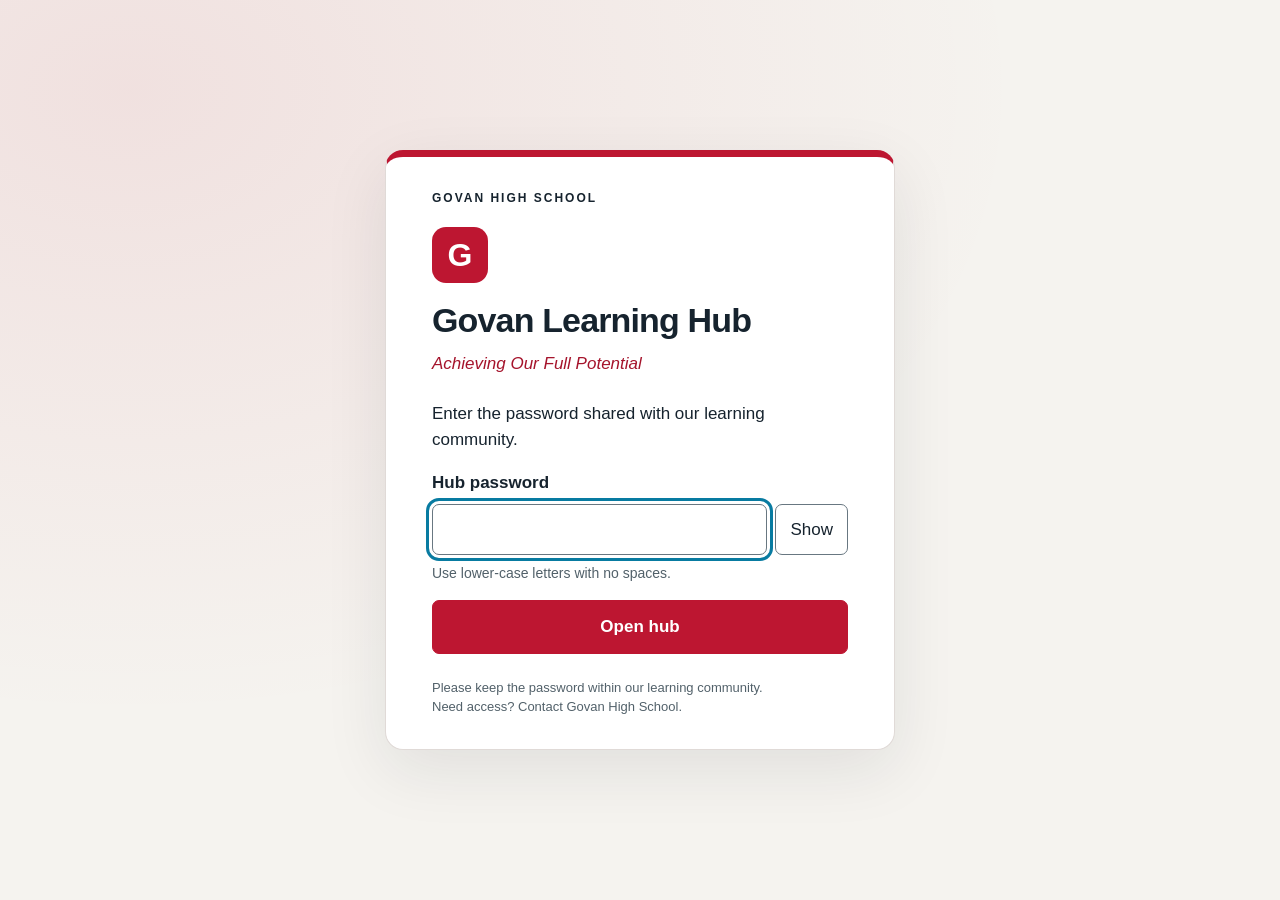
<file: index.html>
<!doctype html><html class="ghs-locked" lang="en"><link rel="stylesheet" href="hub-access.css?v=20261124"><script src="hub-access.js?v=20261124" data-hub="community" data-title="Govan Learning Hub" data-verifier="d5944409f978dfe7dc359425b081fd86073fe5f1f10460f309d95cc919be0e04"></script><head><meta charset="utf-8"><meta name="viewport" content="width=device-width,initial-scale=1"><meta name="description" content="Govan High School Learning Hub. Explore subjects, practise skills and support learning at school and at home."><title>Govan Learning Hub</title><link rel="stylesheet" href="shared.css"><link rel="stylesheet" href="enrichment.css?v=20261126-final"></head><body><div id="app"></div><script src="data.js"></script><script src="additions.js"></script><script src="enrichment-data.js?v=20261126"></script><script src="enrichment.js?v=20261126-final"></script><script src="shared.js?v=20261126-subject-practice"></script></body><noscript><p style="padding:24px;font:18px Arial">Please enable JavaScript to open this learning hub.</p></noscript></html>
</file>
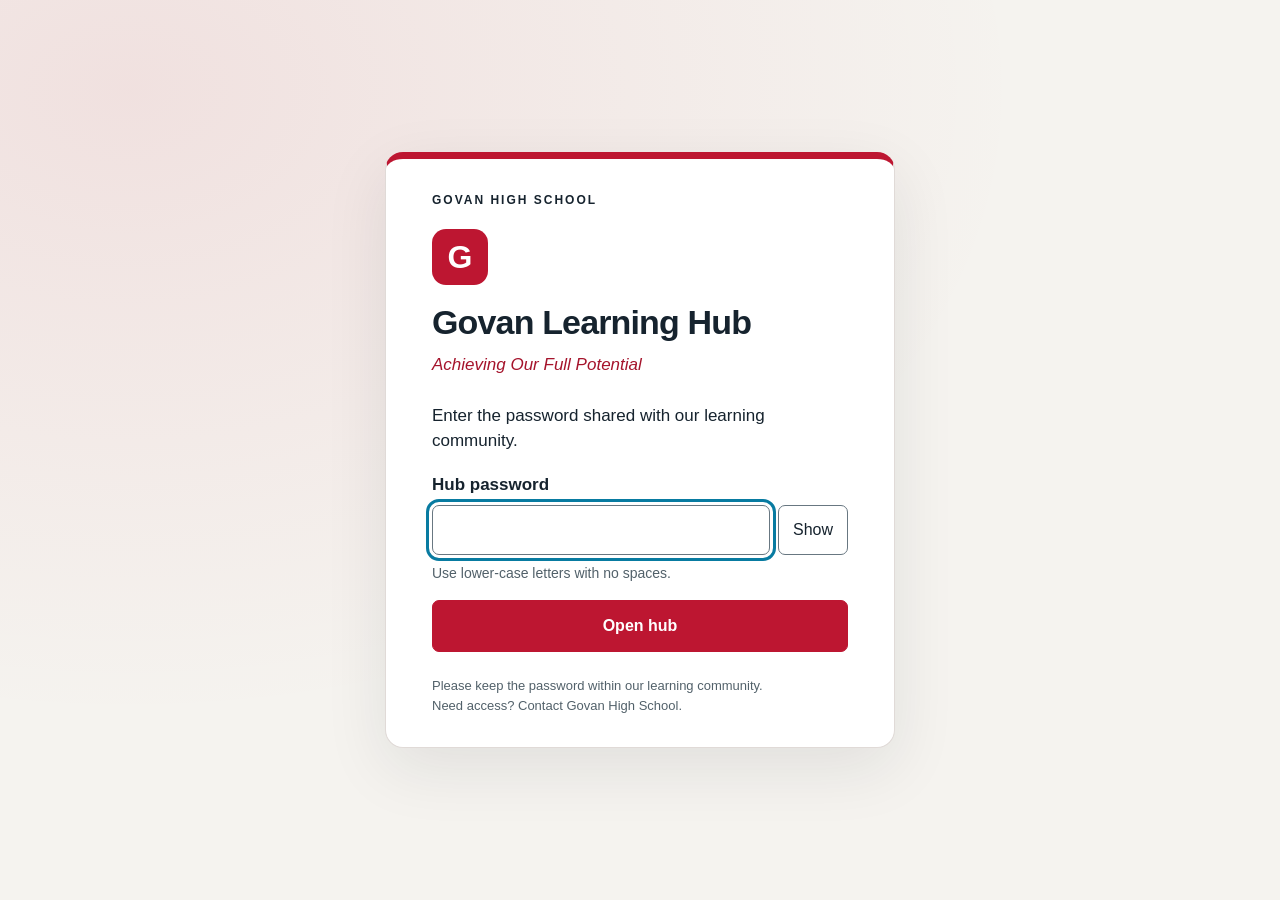
<file: art.html>
<!doctype html><html class="ghs-locked" lang="en"><link rel="stylesheet" href="hub-access.css?v=20261124"><script src="hub-access.js?v=20261124" data-hub="community" data-title="Govan Learning Hub" data-verifier="d5944409f978dfe7dc359425b081fd86073fe5f1f10460f309d95cc919be0e04"></script><head><meta charset="utf-8"><meta name="viewport" content="width=device-width,initial-scale=1"><title>Govan High School | Art &amp; Design Learning Hub</title><meta name="description" content="BGE and Senior Phase Art and Design at Govan High: enquiry, geographical skills and assignment support."><style>
:root{--red:#bd1631;--red2:#8c1028;--ink:#16232e;--paper:#f5f3ef;--muted:#52616a;--line:#deded9}*{box-sizing:border-box}body{margin:0;background:var(--paper);color:var(--ink);font:17px/1.6 'Segoe UI',Arial,sans-serif}a{color:var(--red)}button,input,select,textarea{font:inherit}button,a{touch-action:manipulation}button{cursor:pointer}:focus-visible{outline:3px solid #087ba1;outline-offset:4px}.skip{position:absolute;top:-100px;padding:12px;background:white;z-index:99}.skip:focus{top:0}header{background:white;padding:22px max(20px,calc((100% - 1240px)/2));display:flex;gap:20px;align-items:center;border-top:7px solid var(--red)}header img{width:86px;height:86px;object-fit:contain}.school{font-size:calc(12px * var(--text-scale,1));font-weight:800;letter-spacing:2px}h1{font-size:clamp(25px,3.8vw,40px);line-height:1.15;margin:3px 0}.motto{color:var(--red);font-style:italic;font-size:calc(15px * var(--text-scale,1));margin:5px 0}.status{margin-left:auto;font-size:calc(12px * var(--text-scale,1));border:1px solid #ddd;padding:8px 12px;border-radius:7px}nav{display:flex;gap:7px;background:var(--ink);padding:9px max(12px,calc((100% - 1240px)/2));position:sticky;top:0;z-index:20;overflow:auto}nav a{color:white;padding:8px 13px;border-radius:5px;text-decoration:none;white-space:nowrap;font-size:calc(15px * var(--text-scale,1))}nav a[aria-current=page]{background:var(--red)}main{max-width:1240px;margin:auto;padding:28px 22px 65px;min-height:65vh}h2{font-size:clamp(28px,3.6vw,43px);line-height:1.15;margin:10px 0 18px}h3{line-height:1.3}p{max-width:85ch}.hero{background:linear-gradient(118deg,#16232e 42%,#8c1028);color:white;border-radius:18px;padding:40px;position:relative;overflow:hidden;display:grid;grid-template-columns:1.25fr .75fr;gap:28px}.hero h2{font-size:clamp(35px,4.5vw,56px);margin:16px 0}.hero p{color:#eee6e9}.eyebrow,.tag{font-size:calc(11px * var(--text-scale,1));font-weight:800;letter-spacing:1.6px;text-transform:uppercase}.tag{color:var(--muted)}.button{display:inline-block;background:var(--red);color:white;padding:11px 18px;border:0;border-radius:7px;text-decoration:none;font-weight:700;font-size:calc(15px * var(--text-scale,1))}.secondary{background:white;color:var(--ink);border:1px solid #c4c9ca}.button:disabled{background:#eee;color:#6b6b6b;cursor:default;border:1px solid #ccc}.row{display:flex;gap:10px;flex-wrap:wrap;align-items:center}.grid{display:grid;grid-template-columns:repeat(3,1fr);gap:18px}.four{grid-template-columns:repeat(4,1fr)}.two{display:grid;grid-template-columns:1fr 1fr;gap:22px}.card,.panel{background:white;border:1px solid var(--line);border-radius:13px;padding:24px}.panel{margin:22px 0}.card{border-top:5px solid var(--accent,var(--red))}.card h3{margin:12px 0}.card p{font-size:calc(15px * var(--text-scale,1));color:var(--muted)}.card .number{display:grid;place-content:center;background:var(--accent,var(--red));color:white;width:43px;height:43px;border-radius:50%;font-weight:800}.unit-card{border-top:5px solid var(--accent);display:flex;flex-direction:column;align-items:flex-start}.unit-card .button{margin-top:auto}.unit-icon{font-size:calc(30px * var(--text-scale,1));background:#f4f1ed;width:58px;height:58px;display:grid;place-content:center;border-radius:13px}.section-head{display:flex;justify-content:space-between;gap:24px;align-items:end;margin:36px 0 20px}.section-head p{max-width:460px;color:var(--muted)}.values{display:flex;gap:10px 24px;justify-content:center;flex-wrap:wrap;margin:24px 0;color:var(--red);font-size:calc(12px * var(--text-scale,1));font-weight:800}.small{font-size:calc(13px * var(--text-scale,1));color:var(--muted)}.pill{display:inline-block;background:#ece8e3;border-radius:30px;padding:4px 10px;font-size:calc(11px * var(--text-scale,1));font-weight:750;color:#52616a}.pill.ready{background:#e5f3ed;color:#176b52}.note{background:#fff5df;border-left:4px solid #a77000;padding:16px 20px;border-radius:4px;margin:20px 0;font-size:calc(14px * var(--text-scale,1))}.bigidea{padding:25px 28px;background:#fff1f3;border-left:6px solid var(--red);border-radius:8px;margin:25px 0}.bigidea p{font-size:calc(23px * var(--text-scale,1));line-height:1.4;margin:10px 0;font-weight:700}.steps{counter-reset:step;list-style:none;padding:0}.steps li{position:relative;padding:4px 0 15px 42px}.steps li:before{counter-increment:step;content:counter(step);position:absolute;left:0;top:4px;background:var(--ink);color:white;width:28px;height:28px;border-radius:50%;text-align:center;font-size:calc(14px * var(--text-scale,1));line-height:28px}li{margin-bottom:9px}.back{display:inline-block;margin:0 0 20px;text-decoration:none;font-size:calc(14px * var(--text-scale,1));font-weight:750}.searchbar{display:flex;gap:12px;flex-wrap:wrap;margin:22px 0}input,select,textarea{border:1px solid #b6bfc3;border-radius:7px;background:white;padding:12px;max-width:100%}input[type=search]{flex:1;min-width:180px}textarea{width:100%;min-height:110px}label{display:block;font-weight:700;margin:15px 0 7px}.reflection label{font-size:calc(15px * var(--text-scale,1))}.check{display:flex;align-items:start;gap:10px;margin:12px 0;font-size:calc(15px * var(--text-scale,1))}.check input{margin-top:7px;flex-shrink:0;width:20px;height:20px;accent-color:var(--red)}details{padding:16px 0;border-top:1px solid #ddd}summary{font-weight:750;cursor:pointer}.lesson-list{display:grid;gap:16px}.lesson-row{display:flex;gap:20px;align-items:center;background:white;border:1px solid var(--line);padding:22px;border-radius:12px}.lesson-row .num{background:#ece8e3;min-width:46px;height:46px;display:grid;place-content:center;font-weight:bold;border-radius:50%}.lesson-row h3{margin:4px 0}.lesson-row p{margin:6px 0;font-size:calc(14px * var(--text-scale,1));color:var(--muted)}.lesson-row .button{margin-left:auto;white-space:nowrap}.teacher-card{border-top:4px solid var(--red)}.teacher-card .initials{border-radius:50%;display:grid;place-content:center;background:#f8e8eb;color:var(--red);width:54px;height:54px;font-size:calc(19px * var(--text-scale,1));font-weight:800}.journey{display:grid;grid-template-columns:1fr 1fr;gap:10px;align-content:center}.journey div{background:#ffffff10;border:1px solid #ffffff30;border-radius:12px;padding:16px}.journey span{font-size:calc(26px * var(--text-scale,1));display:block}.journey strong{font-size:calc(13px * var(--text-scale,1))}.progress{height:8px;background:#e4e6e5;border-radius:10px;overflow:hidden;margin:12px 0}.progress div{height:100%;background:var(--red)}.tool{border-left:5px solid var(--accent)}footer{max-width:1240px;margin:auto;padding:24px 22px;border-top:1px solid #ddd;color:var(--muted);font-size:calc(13px * var(--text-scale,1))}.footer-brand{display:flex;gap:14px;align-items:center}.footer-brand img{width:58px;height:58px;object-fit:contain}.empty{padding:25px}.planned{opacity:.85}.page-title{max-width:850px}.save-status{font-size:calc(13px * var(--text-scale,1));color:#176b52;min-height:22px}.actions{margin-top:20px}.lesson-note{color:var(--muted);font-size:calc(13px * var(--text-scale,1))}.mini{font-size:calc(12px * var(--text-scale,1));padding:6px 10px}.routine{background:#eef4f8;border-left:4px solid #1267a5;padding:18px;border-radius:5px}.form-hint{font-size:calc(13px * var(--text-scale,1));color:var(--muted);margin:8px 0}.resource-row{display:flex;gap:15px;align-items:center;border-top:1px solid #ddd;padding:18px 0}.resource-row a,.resource-row button{margin-left:auto}.teacher-detail{border-top:5px solid var(--red)}
@media(max-width:950px){.four,.grid{grid-template-columns:repeat(2,1fr)}.hero{grid-template-columns:1fr}.journey{grid-template-columns:repeat(4,1fr)}.status{display:none}}@media(max-width:650px){header{padding:16px;gap:12px}header img{width:64px;height:68px}.school{font-size:calc(10px * var(--text-scale,1))}h1{font-size:calc(25px * var(--text-scale,1))}.motto{font-size:calc(12px * var(--text-scale,1))}main{padding:20px 15px 50px}nav a{font-size:calc(14px * var(--text-scale,1));padding:8px 10px}.hero{padding:26px}.journey{grid-template-columns:1fr 1fr}.four,.grid,.two{grid-template-columns:1fr}.section-head{display:block}.lesson-row{flex-wrap:wrap;gap:12px}.lesson-row .button{margin-left:58px}.panel,.card{padding:20px}.resource-row{flex-wrap:wrap}.resource-row button{margin-left:0}.bigidea{padding:20px}.bigidea p{font-size:calc(21px * var(--text-scale,1))}}@media print{nav,.no-print,.status{display:none!important}body{background:white}main{padding:0}.hero{background:white;color:black}.hero p{color:black}.panel,.card,.bigidea{break-inside:avoid}.two{display:block}textarea{min-height:100px}footer{font-size:calc(10px * var(--text-scale,1))}}

.grid{margin-top:22px}.table-wrap{overflow:auto}table{border-collapse:collapse;width:100%;font-size:calc(15px * var(--text-scale,1))}th,td{padding:13px;text-align:left;border:1px solid #ddd;vertical-align:top}th{background:#edf1f4}svg{max-width:100%;height:auto}h4{margin-bottom:6px}.hero{margin-bottom:24px}nav{flex-wrap:wrap}@media(max-width:650px){nav{flex-wrap:nowrap}.grid{margin-top:18px}}h1{font-size:calc(clamp(25px,3.8vw,40px) * var(--text-scale,1))}h2{font-size:calc(clamp(28px,3.6vw,43px) * var(--text-scale,1))}.hero h2{font-size:calc(clamp(35px,4.5vw,56px) * var(--text-scale,1))}
:root{--text-scale:1}.access-tools{max-width:1240px;margin:0 auto;padding:14px 22px;background:var(--paper)}.access-row{display:flex;align-items:start;gap:12px;flex-wrap:wrap}.access-row>label{margin:11px 0;font-size:15px}.access-row select{min-height:45px}.access-options{display:flex;flex-wrap:wrap;align-items:start;gap:12px;max-width:100%;padding-top:12px}.access-options label{margin-top:0}.access-options>.row{flex-basis:100%}.access-tools details{border:0;padding:10px 0;flex:1;min-width:240px}.access-tools summary{font-size:15px}.access-tools .save-status:empty{display:none}body{font-size:calc(17px * var(--text-scale))}body.wide-spacing p,body.wide-spacing li,body.wide-spacing td,body.wide-spacing label{line-height:2.05!important}html[dir=rtl] .school,html[dir=rtl] .eyebrow,html[dir=rtl] .tag{letter-spacing:0}html[dir=rtl] .status{margin-left:0;margin-right:auto}html[dir=rtl] .steps li{padding-left:0;padding-right:42px}html[dir=rtl] .steps li:before{left:auto;right:0}html[dir=rtl] .note,html[dir=rtl] .routine,html[dir=rtl] .bigidea{border-left:0;border-right:4px solid var(--red)}html[dir=rtl] th,html[dir=rtl] td{text-align:right}svg{direction:ltr}input[inputmode=numeric],input[inputmode=decimal]{direction:ltr;text-align:left}textarea{unicode-bidi:plaintext}body[data-theme=cream]{--paper:#fff3db}body[data-theme=cream] .card,body[data-theme=cream] .panel{background:#fff9eb}body[data-theme=blue]{--paper:#eaf3fa}body[data-theme=blue] .card,body[data-theme=blue] .panel{background:#f4faff}body[data-theme=contrast]{--paper:#000;--ink:#fff;--muted:#fff;--line:#fff;--red:#ffd600}body[data-theme=contrast] header,body[data-theme=contrast] nav,body[data-theme=contrast] .hero,body[data-theme=contrast] .card,body[data-theme=contrast] .panel,body[data-theme=contrast] .note,body[data-theme=contrast] .routine,body[data-theme=contrast] .bigidea,body[data-theme=contrast] th,body[data-theme=contrast] td,body[data-theme=contrast] .access-tools{background:#000;color:#fff;border-color:#fff}body[data-theme=contrast] .hero p,body[data-theme=contrast] .tag,body[data-theme=contrast] .small{color:#fff}body[data-theme=contrast] .button,body[data-theme=contrast] nav a[aria-current=page]{background:#ffd600;color:#000}body[data-theme=contrast] .secondary,body[data-theme=contrast] .pill,body[data-theme=contrast] .unit-icon,body[data-theme=contrast] input,body[data-theme=contrast] select,body[data-theme=contrast] textarea{background:#fff;color:#000}body[data-theme=contrast] nav a{color:#fff}body[data-theme=contrast] .steps li:before{color:#000;background:#fff}body[data-theme=contrast] svg{background:#fff;color:#000}body[data-theme=contrast] svg text{fill:#000}body[data-theme=contrast] :focus-visible{outline-color:#00e5ff}@media(prefers-reduced-motion:reduce){*{scroll-behavior:auto!important;transition:none!important;animation:none!important}}@media(max-width:650px){.access-tools{padding:12px 15px}.access-tools details{flex-basis:100%}.access-row{align-items:center}.access-options{display:block}.access-options>div{margin-bottom:12px}nav{position:static}.access-row .button{font-size:14px}}@media print{.access-tools{display:none!important}}
</style><style>
.space-choices{display:grid;grid-template-columns:repeat(2,minmax(0,1fr));gap:1.2rem;margin:1.5rem 0}.space-choice{border:2px solid #aab2b8;border-radius:18px;padding:1.2rem;background:var(--paper,#fff);color:inherit;display:flex;flex-direction:column}.space-choice.selected{border:3px solid #bd1631;box-shadow:0 4px 16px #16232e12}.space-choice h3{margin:.25rem 0}.space-choice svg{display:block;width:100%;max-width:410px;align-self:center;height:auto;margin:.5rem 0}.space-choice p{margin:.4rem 0 1rem}.space-choice button{margin-top:auto;width:100%;min-height:48px}.space-legend{display:flex;flex-wrap:wrap;gap:1.2rem;font-size:.9em;margin-bottom:1rem}.space-dot{display:inline-block;width:.85em;height:.85em;border-radius:50%;margin-inline-end:.4rem}.space-caption{font-size:.9em}.space-choice .focus-label{font-weight:750;color:inherit}.space-choices .space-neutral{fill:#e8e8e4}.space-choices .space-board{fill:#16232e}.space-choices .space-board-line{stroke:#fff;stroke-width:3;stroke-linecap:round}@media(max-width:650px){.space-choices{grid-template-columns:1fr}}@media(prefers-contrast:more){.space-choice{border-width:3px}}
</style><style>.course-hero{display:grid;grid-template-columns:1.1fr 1fr;align-items:center;gap:2rem;border-radius:20px;background:#e6eee8;padding:2rem;margin:1.5rem 0;color:#16232e}.course-hero h3{font-size:1.65em;line-height:1.2}.topic-art{width:100%;height:auto;display:block;border-radius:16px}.topic-art text{font-family:system-ui,sans-serif;font-size:15px;fill:#183e4a}.topic-art text[fill="#fff"]{fill:white}.course-topic-card .topic-art{margin-bottom:1rem}.course-topic-card h4{font-size:1.25em;margin:.6rem 0}.course-section{margin:2.5rem 0}.course-section>.row{justify-content:space-between}.process-chain{padding:0;list-style:none;counter-reset:process}.process-chain li{counter-increment:process;position:relative;padding:.8rem .8rem .8rem 3rem;margin:.5rem 0;border:1px solid #9baeb5;border-radius:10px}.process-chain li:before{content:counter(process);position:absolute;inset-inline-start:.7rem;font-weight:800;color:#bd1631}.practice-figure{margin:1rem auto;max-width:650px}.practice-figure svg{width:100%;height:auto}.practice-figure svg text{font:12px system-ui,sans-serif;fill:#173b48}.practice-figure svg text[fill="#fff"]{fill:white}.practice-figure figcaption{font-size:.9em;margin:.7rem 0}.model-answer{margin-top:1.2rem;padding:1rem;border-inline-start:4px solid #27835d;background:#eef4ed;color:#16232e}.course-section .card{display:flex;flex-direction:column}.course-section .card>a{margin-top:auto}.course-hero .row{flex-wrap:wrap}body[data-theme="contrast"] .course-hero{border:2px solid currentColor}@media(max-width:760px){.course-hero{grid-template-columns:1fr;padding:1.2rem;gap:1rem}.course-hero .topic-art{max-height:240px}.practice-figure svg text{font-size:12px}}
</style><style>.my-learning-welcome{display:grid;grid-template-columns:1.2fr 1fr;align-items:center;gap:2rem}.my-learning-art{display:block;width:100%;height:auto;max-width:390px;justify-self:end;border-radius:20px}.my-learning-heading{display:flex;align-items:center;gap:1rem}.my-learning-heading .my-learning-art{width:128px;flex-shrink:0;margin-inline-start:0}@media(min-width:1050px){nav{gap:.15rem}nav a{padding:.55rem .6rem}}nav a[data-nav="my-learning"]{display:inline-flex;align-items:center;gap:.4rem}@media(max-width:650px){.my-learning-welcome{grid-template-columns:1fr;gap:1rem}.my-learning-welcome .my-learning-art{max-width:300px;justify-self:center}.my-learning-heading .my-learning-art{width:95px}}</style><style>.my-learning-welcome .my-learning-art{max-width:600px}.my-learning-heading{display:grid;grid-template-columns:.8fr 1.4fr;gap:1.5rem;align-items:center;padding:1.5rem;background:#e5eeea;border-radius:20px;margin:.7rem 0 1.2rem;color:#16232e}.my-learning-heading h2{margin:0}.my-learning-heading .my-learning-art{width:100%;max-width:600px;margin:0;justify-self:end}@media(max-width:650px){.my-learning-heading{grid-template-columns:1fr;padding:1rem;gap:1rem}.my-learning-heading .my-learning-art{width:100%;max-width:none}.my-learning-welcome .my-learning-art{max-width:none}}</style><style>.theme-landscape{width:100%;height:auto;display:block;border-radius:18px}.theme-section-heading{display:grid;grid-template-columns:.8fr 1.4fr;align-items:center;gap:1.5rem;padding:1.5rem;background:#e5eeea;border-radius:20px;margin:.7rem 0 1.2rem;color:#16232e}.theme-section-heading h2{margin:0}.theme-section-heading .theme-landscape{max-width:600px;justify-self:end}.theme-home-card{display:flex;flex-direction:column;overflow:hidden}.theme-home-card>.theme-landscape{margin-bottom:1.1rem}.theme-home-card>a{margin-top:auto;align-self:flex-start}.home-theme-visual>.theme-landscape{margin-bottom:1rem}.home-theme-visual .journey{padding:1rem;gap:.7rem}.home-theme-visual .journey span{font-size:1.2rem}.home-theme-visual .journey strong{font-size:.9rem}@media(max-width:650px){.theme-section-heading{grid-template-columns:1fr;padding:1rem;gap:1rem}.theme-section-heading .theme-landscape{max-width:none}.home-theme-visual .journey{padding:.7rem}}</style><style>body{font-size:calc(17px * var(--text-scale,1))}nav{flex-wrap:wrap;gap:.15rem}nav a{padding:.55rem .6rem}.theme-section-heading{display:grid;grid-template-columns:.8fr 1.4fr;align-items:center;gap:1.5rem;padding:1.5rem;background:#e5eeea;border-radius:20px;margin:.7rem 0 1.2rem;color:#16232e}.theme-section-heading h2{margin:0}.theme-landscape{display:block;width:100%;height:auto;border-radius:18px}.theme-section-heading svg{max-width:600px;justify-self:end}.art-card{display:flex;flex-direction:column}.art-card svg{margin-bottom:1rem}.art-card>a{margin-top:auto;align-self:flex-start}.art-diagram{margin:1rem auto;max-width:700px;padding:1rem;background:#faf8f0;border-radius:15px;color:#16232e}.art-diagram svg{width:100%;height:auto}.art-diagram text{font:15px system-ui;fill:#294b56}.art-diagram figcaption{font-size:.9em}.access-tools{display:flex;align-items:center;gap:1rem;flex-wrap:wrap;max-width:1240px;margin:1rem auto;padding:0 1rem}.access-tools label{display:inline-block}.access-tools details>div{display:flex;gap:1rem;flex-wrap:wrap;padding:1rem;background:#fff;border-radius:12px}.access-tools select{width:auto}.swatches{display:flex;min-height:100px;gap:.5rem;margin:1rem 0}.swatches>div{flex:1;border-radius:12px;display:flex;align-items:end;padding:.6rem}.swatches span{background:#fff;color:#16232e;padding:.1rem .4rem;font-size:.8em;border-radius:4px}.quiz-option{display:block;margin:.7rem 0}.quiz-option input{width:auto;margin-inline-end:.5rem}form label{display:block;font-weight:650;margin-top:1rem}textarea{min-height:100px;width:100%;font:inherit}fieldset{border:1px solid #a4b0aa;border-radius:12px;padding:1rem}.more-spacing main{line-height:1.95;letter-spacing:.025em}body[data-reading="cream"]{--paper:#fff2ce}body[data-reading="blue"]{--paper:#e8f2f6}body[data-reading="contrast"]{--paper:#111;--ink:#fff;--red:#ffce63;--muted:#eee;--line:#777}body[data-reading="contrast"] header,body[data-reading="contrast"] .panel,body[data-reading="contrast"] .card,body[data-reading="contrast"] .access-tools details>div{background:#171717;color:#fff}body[data-reading="contrast"] .note{background:#29220f;color:#fff}body[data-reading="contrast"] .button,body[data-reading="contrast"] button{background:#ffce63;color:#111}body[data-reading="contrast"] .pill{background:#333;color:#fff}body[data-reading="contrast"] table{background:#171717;color:#fff}.demo-footer{padding:2rem max(20px,calc((100% - 1240px)/2));border-top:1px solid var(--line);font-size:.9em}button:disabled{opacity:.55;cursor:not-allowed}@media(max-width:700px){.theme-section-heading{grid-template-columns:1fr;padding:1rem}.access-tools{gap:.7rem}.hero{grid-template-columns:1fr}.my-learning-welcome{grid-template-columns:1fr}.grid.four{grid-template-columns:1fr 1fr}}@media(prefers-reduced-motion:reduce){*{scroll-behavior:auto!important}}
</style><style>
.journal label{display:block;font-weight:700;margin:1rem 0 .4rem}.journal input,.journal select,.journal textarea{width:100%;padding:.8rem;border:1px solid #89939b;border-radius:9px;background:var(--paper,#fff);color:inherit;font:inherit}.journal textarea{min-height:100px}.journal .tabs{display:flex;gap:.6rem;flex-wrap:wrap;margin:1.4rem 0}.journal .tabs button[aria-pressed=true]{background:#bd1631;color:white}.journal .evidence-item{padding:1rem;border-bottom:1px solid #89939b}.journal .muted{font-size:.9em}.journal progress{width:100%;accent-color:#bd1631}.journal .keep-language{unicode-bidi:plaintext}.journal button{cursor:pointer}.journal .summary-number{font-size:2rem;font-weight:800}.journal .stage{padding:1rem;border-radius:12px;border:1px solid #89939b}.journal .stage.selected{border:3px solid #bd1631}
</style><style>nav{flex-wrap:wrap}#art-university,#art-college,#art-careers{scroll-margin-top:100px}#art-career-cards .card{display:flex;flex-direction:column}#art-career-cards .card>a{margin-top:auto}#art-career-cards details{margin-bottom:16px}</style><style id="subject-background">:root{--paper:#faf7f1}body:not([data-theme="cream"]):not([data-theme="blue"]):not([data-theme="contrast"]):not([data-reading="cream"]):not([data-reading="blue"]):not([data-reading="contrast"]){background-color:#faf7f1;background-image:url("data:image/svg+xml,%3Csvg%20xmlns%3D%22http%3A%2F%2Fwww.w3.org%2F2000%2Fsvg%22%20width%3D%221440%22%20height%3D%221280%22%20viewBox%3D%220%200%201440%201280%22%3E%3Cg%20transform%3D%22translate%2845%20350%29%20rotate%28-20%29%20scale%280.95%29%22%20fill%3D%22%23f03872%22%20opacity%3D%22.64%22%3E%3Cpath%20d%3D%22M-30-17C-45-29-52-12-39%201C-52%2016-34%2031-22%2025C-22%2045-1%2043%205%2028C22%2041%2036%2027%2028%2015C50%2015%2049-6%2030-11C38-28%2022-39%2012-26C0-46-18-39-17-22C-23-24-26-22-30-17Z%22%2F%3E%3Cpath%20d%3D%22M-24-12Q-43-27-69-30Q-78-31-73-27Q-44-19-30-4ZM8-25Q15-45%2011-69Q8-79%207-69Q9-46-2-27ZM24%204Q50%208%2069-6Q79-14%2068-10Q46%200%2026-5ZM-6%2023Q-1%2046-12%2068Q-16%2077-10%2073Q9%2051%204%2026ZM-26%2015Q-45%2035-61%2033Q-71%2032-64%2037Q-42%2044-18%2023Z%22%2F%3E%3Cellipse%20cx%3D%22-77%22%20cy%3D%22-37%22%20rx%3D%225%22%20ry%3D%223.75%22%20transform%3D%22rotate%2820%20-77%20-37%29%22%2F%3E%3Cellipse%20cx%3D%22-61%22%20cy%3D%22-53%22%20rx%3D%223%22%20ry%3D%222.25%22%20transform%3D%22rotate%2845%20-61%20-53%29%22%2F%3E%3Cellipse%20cx%3D%2220%22%20cy%3D%22-72%22%20rx%3D%224%22%20ry%3D%223.0%22%20transform%3D%22rotate%2870%2020%20-72%29%22%2F%3E%3Cellipse%20cx%3D%2240%22%20cy%3D%22-43%22%20rx%3D%222.5%22%20ry%3D%221.875%22%20transform%3D%22rotate%2830%2040%20-43%29%22%2F%3E%3Cellipse%20cx%3D%2278%22%20cy%3D%220%22%20rx%3D%225%22%20ry%3D%223.75%22%20transform%3D%22rotate%28-30%2078%200%29%22%2F%3E%3Cellipse%20cx%3D%2260%22%20cy%3D%2231%22%20rx%3D%223%22%20ry%3D%222.25%22%20transform%3D%22rotate%2820%2060%2031%29%22%2F%3E%3Cellipse%20cx%3D%2220%22%20cy%3D%2259%22%20rx%3D%224%22%20ry%3D%223.0%22%20transform%3D%22rotate%2875%2020%2059%29%22%2F%3E%3Cellipse%20cx%3D%22-22%22%20cy%3D%2279%22%20rx%3D%223%22%20ry%3D%222.25%22%20transform%3D%22rotate%2815%20-22%2079%29%22%2F%3E%3Cellipse%20cx%3D%22-72%22%20cy%3D%2248%22%20rx%3D%224%22%20ry%3D%223.0%22%20transform%3D%22rotate%28-20%20-72%2048%29%22%2F%3E%3Cellipse%20cx%3D%22-45%22%20cy%3D%2264%22%20rx%3D%222%22%20ry%3D%221.5%22%20transform%3D%22rotate%2835%20-45%2064%29%22%2F%3E%3C%2Fg%3E%3Cg%20transform%3D%22translate%281385%20260%29%20rotate%2825%29%20scale%281.08%29%22%20fill%3D%22%23f6af00%22%20opacity%3D%22.64%22%3E%3Cpath%20d%3D%22M-30-17C-45-29-52-12-39%201C-52%2016-34%2031-22%2025C-22%2045-1%2043%205%2028C22%2041%2036%2027%2028%2015C50%2015%2049-6%2030-11C38-28%2022-39%2012-26C0-46-18-39-17-22C-23-24-26-22-30-17Z%22%2F%3E%3Cpath%20d%3D%22M-24-12Q-43-27-69-30Q-78-31-73-27Q-44-19-30-4ZM8-25Q15-45%2011-69Q8-79%207-69Q9-46-2-27ZM24%204Q50%208%2069-6Q79-14%2068-10Q46%200%2026-5ZM-6%2023Q-1%2046-12%2068Q-16%2077-10%2073Q9%2051%204%2026ZM-26%2015Q-45%2035-61%2033Q-71%2032-64%2037Q-42%2044-18%2023Z%22%2F%3E%3Cellipse%20cx%3D%22-77%22%20cy%3D%22-37%22%20rx%3D%225%22%20ry%3D%223.75%22%20transform%3D%22rotate%2820%20-77%20-37%29%22%2F%3E%3Cellipse%20cx%3D%22-61%22%20cy%3D%22-53%22%20rx%3D%223%22%20ry%3D%222.25%22%20transform%3D%22rotate%2845%20-61%20-53%29%22%2F%3E%3Cellipse%20cx%3D%2220%22%20cy%3D%22-72%22%20rx%3D%224%22%20ry%3D%223.0%22%20transform%3D%22rotate%2870%2020%20-72%29%22%2F%3E%3Cellipse%20cx%3D%2240%22%20cy%3D%22-43%22%20rx%3D%222.5%22%20ry%3D%221.875%22%20transform%3D%22rotate%2830%2040%20-43%29%22%2F%3E%3Cellipse%20cx%3D%2278%22%20cy%3D%220%22%20rx%3D%225%22%20ry%3D%223.75%22%20transform%3D%22rotate%28-30%2078%200%29%22%2F%3E%3Cellipse%20cx%3D%2260%22%20cy%3D%2231%22%20rx%3D%223%22%20ry%3D%222.25%22%20transform%3D%22rotate%2820%2060%2031%29%22%2F%3E%3Cellipse%20cx%3D%2220%22%20cy%3D%2259%22%20rx%3D%224%22%20ry%3D%223.0%22%20transform%3D%22rotate%2875%2020%2059%29%22%2F%3E%3Cellipse%20cx%3D%22-22%22%20cy%3D%2279%22%20rx%3D%223%22%20ry%3D%222.25%22%20transform%3D%22rotate%2815%20-22%2079%29%22%2F%3E%3Cellipse%20cx%3D%22-72%22%20cy%3D%2248%22%20rx%3D%224%22%20ry%3D%223.0%22%20transform%3D%22rotate%28-20%20-72%2048%29%22%2F%3E%3Cellipse%20cx%3D%22-45%22%20cy%3D%2264%22%20rx%3D%222%22%20ry%3D%221.5%22%20transform%3D%22rotate%2835%20-45%2064%29%22%2F%3E%3C%2Fg%3E%3Cg%20transform%3D%22translate%281395%20760%29%20rotate%28-35%29%20scale%281.1%29%22%20fill%3D%22%23009ddb%22%20opacity%3D%22.64%22%3E%3Cpath%20d%3D%22M-30-17C-45-29-52-12-39%201C-52%2016-34%2031-22%2025C-22%2045-1%2043%205%2028C22%2041%2036%2027%2028%2015C50%2015%2049-6%2030-11C38-28%2022-39%2012-26C0-46-18-39-17-22C-23-24-26-22-30-17Z%22%2F%3E%3Cpath%20d%3D%22M-24-12Q-43-27-69-30Q-78-31-73-27Q-44-19-30-4ZM8-25Q15-45%2011-69Q8-79%207-69Q9-46-2-27ZM24%204Q50%208%2069-6Q79-14%2068-10Q46%200%2026-5ZM-6%2023Q-1%2046-12%2068Q-16%2077-10%2073Q9%2051%204%2026ZM-26%2015Q-45%2035-61%2033Q-71%2032-64%2037Q-42%2044-18%2023Z%22%2F%3E%3Cellipse%20cx%3D%22-77%22%20cy%3D%22-37%22%20rx%3D%225%22%20ry%3D%223.75%22%20transform%3D%22rotate%2820%20-77%20-37%29%22%2F%3E%3Cellipse%20cx%3D%22-61%22%20cy%3D%22-53%22%20rx%3D%223%22%20ry%3D%222.25%22%20transform%3D%22rotate%2845%20-61%20-53%29%22%2F%3E%3Cellipse%20cx%3D%2220%22%20cy%3D%22-72%22%20rx%3D%224%22%20ry%3D%223.0%22%20transform%3D%22rotate%2870%2020%20-72%29%22%2F%3E%3Cellipse%20cx%3D%2240%22%20cy%3D%22-43%22%20rx%3D%222.5%22%20ry%3D%221.875%22%20transform%3D%22rotate%2830%2040%20-43%29%22%2F%3E%3Cellipse%20cx%3D%2278%22%20cy%3D%220%22%20rx%3D%225%22%20ry%3D%223.75%22%20transform%3D%22rotate%28-30%2078%200%29%22%2F%3E%3Cellipse%20cx%3D%2260%22%20cy%3D%2231%22%20rx%3D%223%22%20ry%3D%222.25%22%20transform%3D%22rotate%2820%2060%2031%29%22%2F%3E%3Cellipse%20cx%3D%2220%22%20cy%3D%2259%22%20rx%3D%224%22%20ry%3D%223.0%22%20transform%3D%22rotate%2875%2020%2059%29%22%2F%3E%3Cellipse%20cx%3D%22-22%22%20cy%3D%2279%22%20rx%3D%223%22%20ry%3D%222.25%22%20transform%3D%22rotate%2815%20-22%2079%29%22%2F%3E%3Cellipse%20cx%3D%22-72%22%20cy%3D%2248%22%20rx%3D%224%22%20ry%3D%223.0%22%20transform%3D%22rotate%28-20%20-72%2048%29%22%2F%3E%3Cellipse%20cx%3D%22-45%22%20cy%3D%2264%22%20rx%3D%222%22%20ry%3D%221.5%22%20transform%3D%22rotate%2835%20-45%2064%29%22%2F%3E%3C%2Fg%3E%3Cg%20transform%3D%22translate%2840%20945%29%20rotate%2840%29%20scale%281%29%22%20fill%3D%22%23813dcc%22%20opacity%3D%22.64%22%3E%3Cpath%20d%3D%22M-30-17C-45-29-52-12-39%201C-52%2016-34%2031-22%2025C-22%2045-1%2043%205%2028C22%2041%2036%2027%2028%2015C50%2015%2049-6%2030-11C38-28%2022-39%2012-26C0-46-18-39-17-22C-23-24-26-22-30-17Z%22%2F%3E%3Cpath%20d%3D%22M-24-12Q-43-27-69-30Q-78-31-73-27Q-44-19-30-4ZM8-25Q15-45%2011-69Q8-79%207-69Q9-46-2-27ZM24%204Q50%208%2069-6Q79-14%2068-10Q46%200%2026-5ZM-6%2023Q-1%2046-12%2068Q-16%2077-10%2073Q9%2051%204%2026ZM-26%2015Q-45%2035-61%2033Q-71%2032-64%2037Q-42%2044-18%2023Z%22%2F%3E%3Cellipse%20cx%3D%22-77%22%20cy%3D%22-37%22%20rx%3D%225%22%20ry%3D%223.75%22%20transform%3D%22rotate%2820%20-77%20-37%29%22%2F%3E%3Cellipse%20cx%3D%22-61%22%20cy%3D%22-53%22%20rx%3D%223%22%20ry%3D%222.25%22%20transform%3D%22rotate%2845%20-61%20-53%29%22%2F%3E%3Cellipse%20cx%3D%2220%22%20cy%3D%22-72%22%20rx%3D%224%22%20ry%3D%223.0%22%20transform%3D%22rotate%2870%2020%20-72%29%22%2F%3E%3Cellipse%20cx%3D%2240%22%20cy%3D%22-43%22%20rx%3D%222.5%22%20ry%3D%221.875%22%20transform%3D%22rotate%2830%2040%20-43%29%22%2F%3E%3Cellipse%20cx%3D%2278%22%20cy%3D%220%22%20rx%3D%225%22%20ry%3D%223.75%22%20transform%3D%22rotate%28-30%2078%200%29%22%2F%3E%3Cellipse%20cx%3D%2260%22%20cy%3D%2231%22%20rx%3D%223%22%20ry%3D%222.25%22%20transform%3D%22rotate%2820%2060%2031%29%22%2F%3E%3Cellipse%20cx%3D%2220%22%20cy%3D%2259%22%20rx%3D%224%22%20ry%3D%223.0%22%20transform%3D%22rotate%2875%2020%2059%29%22%2F%3E%3Cellipse%20cx%3D%22-22%22%20cy%3D%2279%22%20rx%3D%223%22%20ry%3D%222.25%22%20transform%3D%22rotate%2815%20-22%2079%29%22%2F%3E%3Cellipse%20cx%3D%22-72%22%20cy%3D%2248%22%20rx%3D%224%22%20ry%3D%223.0%22%20transform%3D%22rotate%28-20%20-72%2048%29%22%2F%3E%3Cellipse%20cx%3D%22-45%22%20cy%3D%2264%22%20rx%3D%222%22%20ry%3D%221.5%22%20transform%3D%22rotate%2835%20-45%2064%29%22%2F%3E%3C%2Fg%3E%3Cg%20transform%3D%22translate%281340%201180%29%20rotate%2815%29%20scale%280.85%29%22%20fill%3D%22%2317ad79%22%20opacity%3D%22.64%22%3E%3Cpath%20d%3D%22M-30-17C-45-29-52-12-39%201C-52%2016-34%2031-22%2025C-22%2045-1%2043%205%2028C22%2041%2036%2027%2028%2015C50%2015%2049-6%2030-11C38-28%2022-39%2012-26C0-46-18-39-17-22C-23-24-26-22-30-17Z%22%2F%3E%3Cpath%20d%3D%22M-24-12Q-43-27-69-30Q-78-31-73-27Q-44-19-30-4ZM8-25Q15-45%2011-69Q8-79%207-69Q9-46-2-27ZM24%204Q50%208%2069-6Q79-14%2068-10Q46%200%2026-5ZM-6%2023Q-1%2046-12%2068Q-16%2077-10%2073Q9%2051%204%2026ZM-26%2015Q-45%2035-61%2033Q-71%2032-64%2037Q-42%2044-18%2023Z%22%2F%3E%3Cellipse%20cx%3D%22-77%22%20cy%3D%22-37%22%20rx%3D%225%22%20ry%3D%223.75%22%20transform%3D%22rotate%2820%20-77%20-37%29%22%2F%3E%3Cellipse%20cx%3D%22-61%22%20cy%3D%22-53%22%20rx%3D%223%22%20ry%3D%222.25%22%20transform%3D%22rotate%2845%20-61%20-53%29%22%2F%3E%3Cellipse%20cx%3D%2220%22%20cy%3D%22-72%22%20rx%3D%224%22%20ry%3D%223.0%22%20transform%3D%22rotate%2870%2020%20-72%29%22%2F%3E%3Cellipse%20cx%3D%2240%22%20cy%3D%22-43%22%20rx%3D%222.5%22%20ry%3D%221.875%22%20transform%3D%22rotate%2830%2040%20-43%29%22%2F%3E%3Cellipse%20cx%3D%2278%22%20cy%3D%220%22%20rx%3D%225%22%20ry%3D%223.75%22%20transform%3D%22rotate%28-30%2078%200%29%22%2F%3E%3Cellipse%20cx%3D%2260%22%20cy%3D%2231%22%20rx%3D%223%22%20ry%3D%222.25%22%20transform%3D%22rotate%2820%2060%2031%29%22%2F%3E%3Cellipse%20cx%3D%2220%22%20cy%3D%2259%22%20rx%3D%224%22%20ry%3D%223.0%22%20transform%3D%22rotate%2875%2020%2059%29%22%2F%3E%3Cellipse%20cx%3D%22-22%22%20cy%3D%2279%22%20rx%3D%223%22%20ry%3D%222.25%22%20transform%3D%22rotate%2815%20-22%2079%29%22%2F%3E%3Cellipse%20cx%3D%22-72%22%20cy%3D%2248%22%20rx%3D%224%22%20ry%3D%223.0%22%20transform%3D%22rotate%28-20%20-72%2048%29%22%2F%3E%3Cellipse%20cx%3D%22-45%22%20cy%3D%2264%22%20rx%3D%222%22%20ry%3D%221.5%22%20transform%3D%22rotate%2835%20-45%2064%29%22%2F%3E%3C%2Fg%3E%3Cg%20transform%3D%22translate%28225%201230%29%20rotate%28-5%29%20scale%280.75%29%22%20fill%3D%22%23f36a21%22%20opacity%3D%22.64%22%3E%3Cpath%20d%3D%22M-30-17C-45-29-52-12-39%201C-52%2016-34%2031-22%2025C-22%2045-1%2043%205%2028C22%2041%2036%2027%2028%2015C50%2015%2049-6%2030-11C38-28%2022-39%2012-26C0-46-18-39-17-22C-23-24-26-22-30-17Z%22%2F%3E%3Cpath%20d%3D%22M-24-12Q-43-27-69-30Q-78-31-73-27Q-44-19-30-4ZM8-25Q15-45%2011-69Q8-79%207-69Q9-46-2-27ZM24%204Q50%208%2069-6Q79-14%2068-10Q46%200%2026-5ZM-6%2023Q-1%2046-12%2068Q-16%2077-10%2073Q9%2051%204%2026ZM-26%2015Q-45%2035-61%2033Q-71%2032-64%2037Q-42%2044-18%2023Z%22%2F%3E%3Cellipse%20cx%3D%22-77%22%20cy%3D%22-37%22%20rx%3D%225%22%20ry%3D%223.75%22%20transform%3D%22rotate%2820%20-77%20-37%29%22%2F%3E%3Cellipse%20cx%3D%22-61%22%20cy%3D%22-53%22%20rx%3D%223%22%20ry%3D%222.25%22%20transform%3D%22rotate%2845%20-61%20-53%29%22%2F%3E%3Cellipse%20cx%3D%2220%22%20cy%3D%22-72%22%20rx%3D%224%22%20ry%3D%223.0%22%20transform%3D%22rotate%2870%2020%20-72%29%22%2F%3E%3Cellipse%20cx%3D%2240%22%20cy%3D%22-43%22%20rx%3D%222.5%22%20ry%3D%221.875%22%20transform%3D%22rotate%2830%2040%20-43%29%22%2F%3E%3Cellipse%20cx%3D%2278%22%20cy%3D%220%22%20rx%3D%225%22%20ry%3D%223.75%22%20transform%3D%22rotate%28-30%2078%200%29%22%2F%3E%3Cellipse%20cx%3D%2260%22%20cy%3D%2231%22%20rx%3D%223%22%20ry%3D%222.25%22%20transform%3D%22rotate%2820%2060%2031%29%22%2F%3E%3Cellipse%20cx%3D%2220%22%20cy%3D%2259%22%20rx%3D%224%22%20ry%3D%223.0%22%20transform%3D%22rotate%2875%2020%2059%29%22%2F%3E%3Cellipse%20cx%3D%22-22%22%20cy%3D%2279%22%20rx%3D%223%22%20ry%3D%222.25%22%20transform%3D%22rotate%2815%20-22%2079%29%22%2F%3E%3Cellipse%20cx%3D%22-72%22%20cy%3D%2248%22%20rx%3D%224%22%20ry%3D%223.0%22%20transform%3D%22rotate%28-20%20-72%2048%29%22%2F%3E%3Cellipse%20cx%3D%22-45%22%20cy%3D%2264%22%20rx%3D%222%22%20ry%3D%221.5%22%20transform%3D%22rotate%2835%20-45%2064%29%22%2F%3E%3C%2Fg%3E%3C%2Fsvg%3E");background-size:1440px 1280px;background-repeat:repeat-y;background-position:center top}body[data-theme="cream"],body[data-theme="blue"],body[data-theme="contrast"],body[data-reading="cream"],body[data-reading="blue"],body[data-reading="contrast"]{background-image:none}@media(max-width:760px){body:not([data-theme="cream"]):not([data-theme="blue"]):not([data-theme="contrast"]):not([data-reading="cream"]):not([data-reading="blue"]):not([data-reading="contrast"]){background-size:1100px auto}}@media print{body{background:#fff!important;background-image:none!important}}</style><link rel="stylesheet" href="shared.css"><link rel="stylesheet" href="enrichment.css?v=20261126-final"></head><body data-legacy="art"><a class="skip" href="#main">Skip to content</a><header><img src="ef0ff446a511887976.jpg" alt="Govan High School badge"><div><div class="school">GOVAN HIGH SCHOOL</div><h1>Art &amp; Design Learning Hub</h1><p class="motto">Together, achieving our full potential.</p></div><div class="status">BGE &amp; Senior Phase<br><strong>Department review version</strong></div></header><nav aria-label="Main navigation"><a href="#home" data-nav="home">Home</a><a href="#courses" data-nav="courses">Our courses</a><a href="#deeper" data-nav="deeper">Go Deeper</a><a href="#skills" data-nav="skills">Creative skills</a><a href="#portfolios" data-nav="portfolios">Portfolios</a><a href="#ipad" data-nav="ipad">iPad learning</a><a href="#resources" data-nav="resources">Resources</a><a href="#community" data-nav="community">Community</a><a href="#teacher" data-nav="teacher">Teacher guide</a><a href="#language-help" data-nav="language-help">Language support</a></nav><section class="access-tools" aria-label="Accessibility and language"><label for="language">Language / اللغة</label><select id="language"><option value="en">English</option><option value="ar">العربية · navigation</option></select><details><summary>Accessibility options</summary><div><label for="text-size">Text size</label><select id="text-size"><option value="1">Standard</option><option value="1.2">Larger</option><option value="1.4">Largest</option></select><label for="reading-theme">Reading background</label><select id="reading-theme"><option value="default">Standard</option><option value="cream">Cream</option><option value="blue">Pale blue</option><option value="contrast">High contrast</option></select><label><input type="checkbox" id="spacing"> More spacing</label><button type="button" id="read-page">Read aloud</button><button type="button" id="stop-reading">Stop reading</button></div></details><span id="access-status" role="status"></span></section><main id="main" tabindex="-1"></main><footer class="demo-footer"><strong>Govan High School · Art &amp; Design</strong><p>Respect · Responsibility · Perseverance · Integrity · Excellence<br><em>Together, achieving our full potential.</em></p><p>Demonstration for department review. Suggested BGE projects are not a confirmed school course. Sample work only in My Learning; school sign-in and shared storage are not connected. Official course sources checked 15 November 2026. External links need internet.</p></footer><script type="application/json" id="art-data">{"resources": {"ngs": {"title": "National Galleries of Scotland learning resources", "url": "https://www.nationalgalleries.org/learn/learning-resources", "type": "Explore", "task": "Choose an artwork. List three things you notice before reading the interpretation."}, "drawing": {"title": "Drawing with artists — National Gallery of Art", "url": "https://www.nga.gov/educational-resources/process-and-product/process-and-product-drawing", "type": "Watch and try", "task": "Watch a drawing process. Pause and test one technique on a scrap page."}, "open": {"title": "Art in the Open — drawing videos", "url": "https://www.nationalgalleries.org/art-and-artists/features/art-open-home", "type": "Watch", "task": "Choose a short drawing activity. Compare what you observed with what you assumed."}, "design": {"title": "V&A Innovate — collect, make, share", "url": "https://www.vam.ac.uk/info/va-innovate-challenge-resources", "type": "Watch and design", "task": "Use the process film to identify a real user need before sketching solutions."}, "process": {"title": "Explore artmaking processes", "url": "https://www.nga.gov/educational-resources/process-and-product", "type": "Watch and explore", "task": "Find a material or method you have not tried. Predict its effects before experimenting."}, "kelvin": {"title": "Kelvingrove Art Gallery and Museum", "url": "https://www.glasgowlife.org.uk/museums/venues/kelvingrove-art-gallery-and-museum", "type": "Local inspiration", "task": "Choose a work from an approved source or visit. Record artist, title and one visual question."}, "glasgow": {"title": "Glasgow Museums learning resources", "url": "https://www.glasgowlife.org.uk/museums/learning/learning-resources", "type": "Read and explore", "task": "Use an object or artwork as a starting point for your own visual investigation."}, "eardley": {"title": "Joan Eardley — artist and environment", "url": "https://www.nationalgalleries.org/art-and-artists/features/joan-eardley", "type": "Artist focus", "task": "Connect one visible decision about materials or marks to a particular effect. Record the work you used."}, "colourists": {"title": "The Scottish Colourists", "url": "https://www.nationalgalleries.org/art-and-artists/glossary-terms/scottish-colourists", "type": "Read", "task": "Explore the group, then select one work to analyse. A group label does not make every artist’s work the same."}, "mackintosh": {"title": "Arts and Crafts design for the home — V&A", "url": "https://www.vam.ac.uk/articles/arts-and-crafts-design-for-the-home", "type": "Design focus", "task": "Look for a relationship between an object, the space it belongs in and its intended use."}, "create": {"title": "Make and create — National Gallery", "url": "https://www.nationalgallery.org.uk/stories/make-and-create", "type": "Watch and make", "task": "Select an age-appropriate activity with your teacher and adapt one idea to your own subject."}, "standards": {"title": "Understanding Standards — Art and Design", "url": "https://www.understandingstandards.org.uk/Subjects/ArtandDesign", "type": "Official examples", "task": "Read candidate evidence with its official commentary. Explain what the commentary credits; do not copy the candidate’s work."}, "papers": {"title": "Official Art and Design past papers", "url": "https://www.sqa.org.uk/pastpapers/findpastpaper.htm?level=&subject=art+and+design", "type": "Official assessment", "task": "Choose the correct level and year. Read marking instructions after attempting a question."}}, "projects": [{"id": "objects", "title": "Everyday objects extraordinary drawings", "art": "drawing", "big": "Observe shape, proportion and tone using objects you can see.", "learn": ["Contour and measured drawing", "Ellipses, proportion and negative space", "Tone and directional mark-making"], "task": "Arrange three safe everyday objects. Make three thumbnail compositions, then a 20-minute observational study. Annotate one successful decision and one change.", "stretch": "Repeat the same composition in two media. Explain which material better communicates the surface.", "refs": ["drawing", "process"], "reflect": "Where did careful observation change an assumption?"}, {"id": "colour", "title": "Colour mood and identity", "art": "colour", "big": "Use colour choices to communicate a personal idea.", "learn": ["Hue, tint, shade and saturation", "Warm, cool and complementary relationships", "Colour choices and atmosphere"], "task": "Make a six-colour palette for a chosen mood. Create two small abstract compositions using the same shapes but different palettes.", "stretch": "Compare a Scottish Colourist work with your own palette. Explain a similarity and a difference without imitating the whole artwork.", "refs": ["colourists", "ngs"], "reflect": "How did colour change the way your composition feels?"}, {"id": "govan", "title": "Our Govan in mixed media", "art": "place", "big": "Look closely at local buildings, signs, textures and stories.", "learn": ["Viewfinders and composition", "Layering drawing, collage and colour", "Visual research and source acknowledgement"], "task": "Use a teacher-approved local photograph or sketch. Collect texture studies and compose a mixed-media response to a place important to you.", "stretch": "Make three versions by changing crop, viewpoint or scale. Explain how the change affects the meaning.", "refs": ["glasgow", "eardley"], "reflect": "What makes your response personal rather than a copy of a photograph?"}, {"id": "design", "title": "Design for a better school day", "art": "design", "big": "Create something that solves a problem for a particular user.", "learn": ["User needs and a design brief", "Research, alternative ideas and testing", "Function, appearance and sustainability"], "task": "Choose a small school problem, such as organising art materials. Write a brief, sketch three distinct ideas and make a paper prototype.", "stretch": "Ask an approved peer to test it against two success criteria. Change one feature and explain why.", "refs": ["design", "mackintosh"], "reflect": "Which decision came from evidence about your user?"}, {"id": "patterns", "title": "Nature pattern and print", "art": "pattern", "big": "Transform close observation into repeat pattern and print ideas.", "learn": ["Organic and geometric shapes", "Repeat, rhythm and positive/negative shapes", "Safe printing and material testing"], "task": "Draw a leaf, seed or shell from observation. Simplify a shape and produce three repeat-pattern arrangements using pencil, collage or teacher-approved printing.", "stretch": "Compare a regular repeat with a rotated or reflected motif. Test whether the design works at different scales.", "refs": ["process", "create"], "reflect": "How did testing help you improve clarity or rhythm?"}, {"id": "portrait", "title": "Portraits and personal stories", "art": "portrait", "big": "Explore how portraits communicate identity through visual choices.", "learn": ["Proportion and observation", "Expression, symbolism and composition", "Respectful representation and interpretation"], "task": "Choose yourself, an approved object-based self-portrait or a consenting sitter. Develop studies and select a composition that communicates one aspect of identity.", "stretch": "Create an alternative portrait using objects or typography. Compare how each communicates your idea.", "refs": ["ngs", "eardley"], "reflect": "What evidence supports the meaning you intended?"}], "skills": [{"id": "drawing", "title": "Observational drawing", "art": "drawing", "learn": ["Look for large shapes before details.", "Compare relative proportions and angles.", "Use negative spaces to check relationships."], "task": "Draw a mug for five minutes without adding symbols from memory. Check the width against its height.", "answer": "Careful comparison is more useful than a symbol for “mug”. The ellipse should be observed from your viewpoint; it changes with eye level.", "q": "Which is the stronger first step?", "opts": ["Add tiny details", "Compare the overall width and height", "Press as hard as possible"], "correct": 1, "refs": ["drawing"]}, {"id": "tone", "title": "Tone and form", "art": "tone", "learn": ["Tone means relative lightness or darkness.", "Use a range of values to suggest form.", "Distinguish form shadow from cast shadow."], "task": "Create a five-step tone scale, then shade a simple object under one light source.", "answer": "Use connected value changes on the form and a separate cast shadow. A dark outline alone does not explain the direction of light.", "q": "What best helps a rounded form look three-dimensional?", "opts": ["A single flat fill", "Observed changes in light and dark", "A title beneath it"], "correct": 1, "refs": ["drawing", "process"]}, {"id": "colour", "title": "Colour relationships", "art": "colour", "learn": ["A tint is a colour mixed with white; a shade is mixed with black.", "Complementary colours lie opposite on a traditional artist’s colour wheel.", "Warm and cool are useful relationships, not fixed emotional rules."], "task": "Compare the warm, cool and complementary example palettes. Make your own swatches in a teacher-approved medium.", "answer": "The on-screen palettes demonstrate visual relationships. Screen colour and real paint mixtures behave differently; test your actual materials.", "q": "Which produces a tint in paint?", "opts": ["Adding white", "Adding black", "Only adding water in every medium"], "correct": 0, "refs": ["colourists", "create"]}, {"id": "composition", "title": "Composition and focal point", "art": "composition", "learn": ["Composition organises visual elements.", "Scale, position, contrast and space can guide attention.", "A focal point is a choice, not a compulsory centre."], "task": "Draw three thumbnail arrangements of the same objects. Change only their position and scale.", "answer": "Compare where your eye goes first and explain what caused it. There can be several effective compositions; justify your decision.", "q": "Which gives the most useful comparison?", "opts": ["Change every feature at once", "Keep the subject and compare three arrangements", "Make only one arrangement"], "correct": 1, "refs": ["ngs", "drawing"]}, {"id": "texture", "title": "Texture and mark-making", "art": "pattern", "learn": ["Actual texture can be felt; implied texture is represented visually.", "Change pressure, direction, density and tools.", "Test materials before a final outcome."], "task": "Make six small mark samples to suggest rough, smooth, soft and reflective surfaces.", "answer": "Explain how the marks create an effect. “I used pencil” names a material; it does not yet explain the visual result.", "q": "Which is implied texture?", "opts": ["Raised collage you can touch", "Drawn marks suggesting fur", "A lump of clay"], "correct": 1, "refs": ["process"]}, {"id": "perspective", "title": "Space and perspective", "art": "perspective", "learn": ["Objects can appear smaller with distance.", "Overlap and placement can suggest depth.", "In one-point perspective, receding parallel lines meet at one vanishing point."], "task": "Use the diagram to sketch a simple box or room. Keep its front-facing edges horizontal and vertical.", "answer": "The horizon represents eye level. Perspective is one approach to representing space, not a rule every artist must follow.", "q": "What does the horizon line represent in this diagram?", "opts": ["The bottom of the paper", "Eye level", "The outline of every object"], "correct": 1, "refs": ["drawing"]}, {"id": "analysis", "title": "Talking and writing about art", "art": "analysis", "learn": ["Identify a precise visual feature.", "Explain how it creates an effect or communicates an idea.", "Support interpretation with evidence, not just biography."], "task": "Choose a museum work. Write two sentences using: “The artist uses… This creates… because…”", "answer": "“The repeated diagonal marks create restless movement because they draw the eye across the surface” links observation and effect. Confirm that the marks really appear in your chosen work.", "q": "Which is analysis rather than a simple preference?", "opts": ["It is nice", "I like blue", "The dark background makes the pale face stand out"], "correct": 2, "refs": ["ngs", "eardley"]}, {"id": "brief", "title": "Developing a design", "art": "design", "learn": ["Identify the user, purpose and constraints.", "Explore genuinely different ideas.", "Test and refine against the brief."], "task": "Design a paper organiser for three art tools. Test size, stability and access.", "answer": "A useful evaluation links a feature to a requirement: “The wider base stopped it tipping during the tool test.” It also identifies a limitation and a next change.", "q": "What should guide a design evaluation?", "opts": ["The brief and evidence from testing", "Only your favourite colour", "How many pages you filled"], "correct": 0, "refs": ["design", "mackintosh"]}]}</script><script>const ART=JSON.parse(document.querySelector('#art-data').textContent),main=document.querySelector('main');
const esc=s=>String(s??'').replace(/[&<>"']/g,c=>({'&':'&amp;','<':'&lt;','>':'&gt;','"':'&quot;',"'":'&#39;'}[c]));
const read=k=>{try{return localStorage.getItem('govan-art-'+k)}catch{return null}},save=(k,v)=>{try{localStorage.setItem('govan-art-'+k,v);return true}catch{return false}};
const link=(url,text,cls='button')=>`<a class="${cls}" href="${esc(url)}">${esc(text)}</a>`;
const ext=(url,text)=>`<a class="button secondary" href="${esc(url)}" target="_blank" rel="noopener">${esc(text)}</a>`;
const list=xs=>`<ul>${xs.map(x=>`<li>${esc(x)}</li>`).join('')}</ul>`;
function artGraphic(kind='studio'){let scene='';const brush=`<g transform="rotate(24 544 140)"><rect x="533" y="80" width="17" height="160" rx="7" fill="#bd1631"/><path d="M532 88h20V62h-20z" fill="#9caaa2"/><path d="M533 62q-8-32 9-45 20 20 9 45z" fill="#294b56"/></g>`;const frame=(inside)=>`<rect x="108" y="44" width="275" height="193" rx="6" fill="#e8c577"/><rect x="120" y="57" width="251" height="168" fill="#f6efe0"/>${inside}`;
if(['studio','place','journal'].includes(kind))scene=frame(`<path d="M122 176l62-67 55 47 68-72 64 81v60H122z" fill="#87a997"/><path d="M122 208q95-71 249-7v24H122" fill="#386876"/><circle cx="326" cy="88" r="17" fill="#e8c577"/>`)+`<path d="M181 238l-27 52m158-52l28 52" stroke="#294b56" stroke-width="9"/>`+brush+`<ellipse cx="475" cy="235" rx="73" ry="34" fill="#f0dfb9"/><circle cx="442" cy="225" r="10" fill="#bd1631"/><circle cx="473" cy="219" r="10" fill="#38849c"/><circle cx="502" cy="231" r="10" fill="#e1b54e"/>`;
else if(['colour','pattern'].includes(kind))scene=`<circle cx="263" cy="151" r="99" fill="#f8f1df"/>${['#bd1631','#d67b47','#e8c577','#6b9b7b','#37869b','#745d88'].map((c,i)=>{let a=i*Math.PI/3,x=263+66*Math.cos(a),y=151+66*Math.sin(a);return `<circle cx="${x}" cy="${y}" r="27" fill="${c}"/>`}).join('')}<circle cx="263" cy="151" r="23" fill="#f5ebd1"/><path d="M425 87h115v115H425z" fill="#f7eed9"/>${Array.from({length:9},(_,i)=>`<path d="M${438+(i%3)*33} ${103+Math.floor(i/3)*33}l12-12 12 12-12 12z" fill="${i%2?'#bd1631':'#37869b'}"/>`).join('')}`+brush;
else if(['drawing','tone','portrait'].includes(kind))scene=frame(`<ellipse cx="242" cy="145" rx="45" ry="61" fill="#c3c8bb"/><path d="M202 119q43-41 80 0m-64 24h15m20 0h15m-29 0l-5 29 15 1m-20 20q14 8 29-2" fill="none" stroke="#40606a" stroke-width="4"/>`)+`<path d="M427 239l63-167 19 7-63 167-21 12z" fill="#e8c577"/><path d="M427 239l-2 19 21-12" fill="#294b56"/><path d="M516 118h55v28h-55zm0 30h55v28h-55zm0 30h55v28h-55z" fill="#71928d"/><path d="M516 118h55v28h-55z" fill="#d8ded2"/><path d="M516 178h55v28h-55z" fill="#294b56"/>`;
else if(['design','brief','composition'].includes(kind))scene=`<rect x="133" y="48" width="305" height="207" rx="8" fill="#f7efdd"/><path d="M164 86h115m-115 15h88" stroke="#90a59c" stroke-width="5"/><path d="M167 132h64v67h-64zm90 0h64v67h-64zm90 0h64v67h-64z" fill="none" stroke="#6d918d" stroke-width="3"/><path d="M179 187l19-33 21 33m51-34h37v32h-37m89-32l35 35m0-35l-35 35" stroke="#bd1631" stroke-width="4" fill="none"/><path d="M168 224h235" stroke="#90a59c" stroke-width="5"/>`+brush;
else if(kind==='ipad')scene=`<g transform="rotate(-5 280 152)"><rect x="144" y="36" width="280" height="223" rx="18" fill="#294b56"/><rect x="158" y="51" width="252" height="186" rx="5" fill="#f4eddc"/><circle cx="235" cy="124" r="41" fill="#bd1631"/><path d="M257 210l63-109 64 109z" fill="#6b9c8c"/><path d="M175 207q65-54 116-14" fill="none" stroke="#dda94d" stroke-width="12"/><circle cx="284" cy="248" r="5" fill="#cad6ce"/></g>`+brush+`<rect x="467" y="176" width="99" height="67" rx="12" fill="#f7edd4"/><circle cx="516" cy="209" r="22" fill="#4b8697"/><circle cx="516" cy="209" r="12" fill="#294b56"/>`;
else if(kind==='resources')scene=`<path d="M113 206h291v43H113z" fill="#bd1631"/><path d="M134 162h291v43H134z" fill="#315e6b"/><path d="M116 119h269v42H116z" fill="#e8c577"/><path d="M132 128h241v24H132m18 20h260v23H150m-21 20h260v24H129" fill="#f6eed8"/><rect x="457" y="69" width="145" height="116" rx="12" fill="#f6eed8" stroke="#315e6b" stroke-width="4"/><path d="M509 95l50 32-50 32z" fill="#bd1631"/>`;
else if(kind==='community')scene=`<rect x="115" y="54" width="118" height="96" fill="#e8c577"/><path d="M127 138l35-49 59 49z" fill="#739c89"/><rect x="280" y="54" width="118" height="96" fill="#e8c577"/><circle cx="338" cy="102" r="30" fill="#bd1631"/><rect x="445" y="54" width="118" height="96" fill="#e8c577"/><path d="M460 89l80 43m-72 0l70-45" stroke="#44879a" stroke-width="12"/>${[178,339,504].map((x,i)=>`<circle cx="${x}" cy="194" r="17" fill="#294b56"/><path d="M${x-23} 267v-40q0-20 23-20t23 20v40" fill="${i===1?'#44879a':'#bd1631'}"/>`).join('')}`;
else scene=frame(`<circle cx="243" cy="140" r="53" fill="#81a69a"/><path d="M174 190l69-95 75 95z" fill="#e8c577"/><path d="M177 91l129 97" stroke="#bd1631" stroke-width="12"/>`)+brush;
return `<svg viewBox="0 0 720 300" class="theme-landscape" role="img" aria-label="Original Art and Design illustration for ${esc(kind)}"><rect width="720" height="300" rx="22" fill="#dcece7"/><circle cx="642" cy="49" r="27" fill="#edca76"/><path d="M0 192l113-85 93 55 112-85 126 90 91-41 185 82v92H0z" fill="#b3c9bc"/><path d="M0 247q178-76 339-20t381-11v84H0z" fill="#739b87"/>${scene}</svg>`}
function title(t,p,art){let k=art||(t.includes('Learning')?'journal':t.includes('iPad')?'ipad':'studio');return `<div class="tag">Govan High School · Art &amp; Design</div><div class="theme-section-heading"><h2>${esc(t)}</h2>${artGraphic(k)}</div><p>${esc(p)}</p>`}
function form(key,fields){return `<form id="draft" data-key="${esc(key)}" class="panel"><h3>My creative record</h3>${fields.map(([n,label])=>`<label for="f-${n}">${esc(label)}</label><textarea name="${n}" id="f-${n}" dir="auto"></textarea>`).join('')}<div class="row"><button type="button" data-save>Save on this device</button><button type="button" data-download>Download my record</button></div><p id="draftStatus" role="status">Draft only. Nothing is sent to school. Use your teacher’s approved submission route.</p></form>`}
function resourceCards(keys){return `<div class="grid">${keys.map(k=>{const r=ART.resources[k];return `<article class="card"><span class="pill">${esc(r.type)}</span><h4>${esc(r.title)}</h4><p>${esc(r.task)}</p>${ext(r.url,'Open resource')}</article>`}).join('')}</div>`}
function home(){const cards=[['courses','Courses and projects','Suggested BGE projects and official National and Higher pathways.','design'],['skills','Art and Design skills','Drawing, tone, colour, composition, texture and visual analysis.','drawing'],['deeper','Go Deeper','Explore artists, designers and new ways to see your world.','colour'],['portfolios','Portfolios and assessment','Understand process, evidence, critical studies and official examples.','brief'],['ipad','iPad learning','Photograph, annotate and explain your creative decisions.','ipad'],['resources','Learning resources','Videos, museum collections and official assessment sources.','resources'],['community','Our creative community','Gallery conversations, constructive feedback and local inspiration.','community'],['teacher','Teacher start here','A ready-made framework to personalise gradually.','design']];return `<section class="hero"><div><div class="eyebrow">Observe. Imagine. Create.</div><h2>Our Govan.<br>Our creativity.</h2><p>Your space to experiment, develop ideas and explain the choices behind your art and design.</p><div class="row">${link('#courses','Find your course')}${link('#skills','Try a creative skill','button secondary')}</div></div><div>${artGraphic('studio')}</div></section><div class="values"><span>Respect</span><span>Responsibility</span><span>Perseverance</span><span>Integrity</span><span>Excellence</span></div><section class="panel my-learning-welcome"><div><span class="pill">Personal study · saved on this device</span><h2>My Learning</h2><p>Four Tracking Period reviews, personal creative targets and a local evidence archive.</p>${link('#my-learning','Open My Learning')}</div>${artGraphic('journal')}</section><div class="grid">${cards.map(([id,t,p,a])=>`<article class="card art-card">${artGraphic(a)}<h3>${t}</h3><p>${p}</p>${link('#'+id,'Explore')}</article>`).join('')}</div><section class="panel"><h3>A framework your department can make its own</h3><p>The branding, navigation, accessibility and personal-review structure are already in place. Staff can check the suggested content, choose their projects and add their own presentation links through the demonstration workspace.</p>${link('#teacher','See the teacher setup guide','button secondary')}</section>`}
function courses(){return title('Your creative pathway','Build your practice across expressive art, design and critical understanding.','design')+`<h3>BGE · S1 and S2 / S3</h3><p class="note">These are suggested projects for demonstration, not Govan High School’s confirmed scheme of work. Teachers select contexts, level of challenge and assessment evidence.</p><div class="grid">${ART.projects.map(p=>`<article class="card art-card">${artGraphic(p.art)}<span class="pill">Suggested BGE project</span><h3>${p.title}</h3><p>${p.big}</p>${link('#project-'+p.id,'Open project')}</article>`).join('')}</div><h3>Senior Phase · National and Higher</h3><div class="grid four">${[['n3','National 3'],['n4','National 4'],['n5','National 5'],['higher','Higher']].map(([id,n])=>`<article class="card"><h3>${n}</h3><p>Expressive and design learning with the appropriate assessment route.</p>${link('#senior-'+id,'Open course')}</article>`).join('')}</div>`}
function project(id){const p=ART.projects.find(p=>p.id===id);if(!p)return missing();return link('#courses','← Courses','back')+title(p.title,p.big,p.art)+`<span class="pill">Suggested BGE project · department review required</span><div class="grid two"><section class="panel"><h3>What you will explore</h3>${list(p.learn)}</section><section class="panel"><h3>Your creative challenge</h3><p>${p.task}</p><p><strong>Success looks like:</strong> relevant observation, purposeful experimentation, a choice supported by evidence and a clear next step.</p></section></div><section class="panel"><h3>Go further</h3><p>${p.stretch}</p><h4>Reflect</h4><p>${p.reflect}</p><h4>iPad connection</h4><p>Photograph two stages of your own work in consistent light. Annotate one decision and explain its effect. Keep the original work and your process notes.</p></section><h3>Inspiration with a purpose</h3>${resourceCards(p.refs)}${form('project-'+id,[['idea','My idea and the evidence behind it'],['next','What I changed and what I will try next']])}`}
const official={n3:'https://www.sqa.org.uk/sqa/48521.html',n4:'https://www.sqa.org.uk/sqa/47385.html',n5:'https://www.sqa.org.uk/files_ccc/n5-course-spec-art-design.pdf',higher:'https://www.sqa.org.uk/sqa/files_ccc/h-course-spec-art-design.pdf'};
function senior(id){const names={n3:'National 3',n4:'National 4',n5:'National 5',higher:'Higher'},n=names[id];if(!n)return missing();let national=['n3','n4'].includes(id);return link('#courses','← Courses','back')+title(n+' Art and Design','Explore expressive art and design, connecting your practical work with understanding of artists and designers.','design')+`<div class="note">Official structure checked on 15 November 2026. Project themes, selected artists/designers, teaching sequence and local deadlines need departmental confirmation.</div><div class="grid two"><article class="panel"><h3>Expressive</h3><p>Explore a theme or stimulus through observation, visual research, materials and development of ideas. Explain how your choices communicate a personal response.</p>${link('#studio-expressive','Explore the expressive process')}</article><article class="panel"><h3>Design</h3><p>Respond to a brief, research a user or purpose, investigate alternatives and refine a solution. Explain how your choices address function and appearance.</p>${link('#studio-design','Explore the design process')}</article></div><section class="panel"><h3>${national?'Your assessment route':'Course assessment for 2026–27'}</h3>${id==='n3'?'<p>Two mandatory units: Expressive Activity and Design Activity. Assessment is internal; there is no external question paper. Follow your teacher’s tasks and evidence requirements.</p>':id==='n4'?'<p>Expressive Activity and Design Activity units, plus the Practical Activity Added Value Unit. The Added Value work involves producing and evaluating an expressive outcome and a design solution from developed ideas. Assessment is internal; there is no external question paper.</p>':id==='n5'?'<div class="table-wrap"><table><thead><tr><th>Component</th><th>Marks and weighting</th><th>Time</th></tr></thead><tbody><tr><td>Expressive portfolio</td><td>100 marks · 40%</td><td>See assessment task</td></tr><tr><td>Design portfolio</td><td>100 marks · 40%</td><td>See assessment task</td></tr><tr><td>Question paper</td><td>40 raw marks scaled to 50 · 20%</td><td>1 hour 20 minutes</td></tr></tbody></table></div><p>The question paper covers Expressive Art Studies and Design Studies. Use the current specification and teacher guidance for question choices.</p>':'<div class="table-wrap"><table><thead><tr><th>Component</th><th>Marks and weighting</th><th>Time</th></tr></thead><tbody><tr><td>Expressive portfolio</td><td>100 marks · 38.5%</td><td>See assessment task</td></tr><tr><td>Design portfolio</td><td>100 marks · 38.5%</td><td>See assessment task</td></tr><tr><td>Question paper</td><td>60 marks · 23%</td><td>2 hours</td></tr></tbody></table></div><p>Develop more sustained, independent investigation and justified analysis. The paper covers Expressive Art Studies and Design Studies.</p>'}<div class="row">${ext(official[id],'Read official '+n+' guidance')}${link('#portfolios','Understand portfolios and evidence','button secondary')}</div></section><section class="panel"><h3>Study art and design critically</h3><p>Look closely at specific works. Explain visual elements, materials, methods, meaning or function and relevant influences. Support an opinion with visible evidence rather than filling an answer with biography.</p>${link('#skill-analysis','Practise visual analysis')}</section><section class="panel"><h3>A sensible weekly routine</h3><ol><li>Revisit your current theme or brief.</li><li>Practise a technique or make a focused observational study.</li><li>Compare alternatives and document a decision.</li><li>Use feedback to improve one feature.</li><li>Review a studied artist or designer and write an evidence-based response.</li></ol></section>`}
function skills(){return title('An artist’s toolkit','Short explanations, visual demonstrations and practical tasks.','drawing')+`<label for="skillSearch">Find a skill</label><input type="search" id="skillSearch" placeholder="Search drawing, colour, analysis…"><div class="grid" id="art-skill-cards">${skillCards()}</div>`}
function skillCards(q=''){return ART.skills.filter(s=>(s.title+' '+s.learn.join(' ')).toLowerCase().includes(q.toLowerCase())).map(s=>`<article class="card art-card">${artGraphic(s.art)}<h3>${s.title}</h3><p>${s.learn[0]}</p>${link('#skill-'+s.id,'Practise this skill')}</article>`).join('')||'<p>No matching skills. Try a different word.</p>'}
function skillDiagram(id){if(id==='tone')return `<figure class="art-diagram"><svg viewBox="0 0 600 230" role="img" aria-label="Five steps from light to dark and a shaded sphere with its cast shadow"><defs><radialGradient id="sphere"><stop offset="0" stop-color="#fff"/><stop offset=".55" stop-color="#b9c1b9"/><stop offset="1" stop-color="#354c55"/></radialGradient></defs>${['#fff','#d3d8d0','#9ba99f','#657e78','#294b56'].map((c,i)=>`<rect x="${35+i*61}" y="55" width="60" height="80" fill="${c}" stroke="#526b6e"/>`).join('')}<ellipse cx="466" cy="170" rx="83" ry="16" fill="#83988e"/><circle cx="447" cy="112" r="62" fill="url(#sphere)"/><path d="M373 29l26 31m-14-5l14 5-4-15" stroke="#bd1631" stroke-width="4" fill="none"/><text x="39" y="168">Light dark</text><text x="349" y="213">One light source and a cast shadow</text></svg><figcaption>Original teaching diagram. Observe the light source in your own setup.</figcaption></figure>`;
if(id==='perspective')return `<figure class="art-diagram"><svg viewBox="0 0 600 280" role="img" aria-label="A one-point perspective box. Receding edges converge towards a vanishing point on the eye-level horizon"><path d="M20 70h560" stroke="#9aaa9f" stroke-dasharray="6 5"/><circle cx="430" cy="70" r="6" fill="#bd1631"/><path d="M110 133h150v120H110z" fill="#e9cd8c" stroke="#315c68" stroke-width="3"/><path d="M110 133l160-31h75l-85 31m0 120l85-92v-59" fill="#a9c2b1" stroke="#315c68" stroke-width="3"/><path d="M110 133L430 70m-170 63L430 70m-170 183L430 70" stroke="#bd1631" stroke-width="1.5" fill="none" stroke-dasharray="5 4"/><text x="27" y="55">Horizon / eye level</text><text x="365" y="35">Vanishing point</text></svg><figcaption>A simplified one-point perspective study, not a compulsory style.</figcaption></figure>`;
if(id==='colour')return `<section class="panel"><label for="palette-choice">Compare a palette</label><select id="palette-choice"><option value="warm">Warm</option><option value="cool">Cool</option><option value="complementary">Complementary blue and orange</option></select><div id="palette-swatches" class="swatches"></div><p id="palette-description" role="status"></p><p class="small">Screen swatches demonstrate relationships, not a formula for mixing paint.</p></section>`;
if(id==='composition')return `<figure class="art-diagram"><svg viewBox="0 0 600 250" role="img" aria-label="Two compositions using the same three forms, one centred and one with changed scale and spacing"><rect x="20" y="20" width="260" height="180" fill="#eee4c9"/><rect x="320" y="20" width="260" height="180" fill="#eee4c9"/><circle cx="150" cy="97" r="40" fill="#bd1631"/><path d="M76 170l35-59 35 59" fill="#5a968d"/><rect x="173" y="126" width="47" height="44" fill="#3c7186"/><circle cx="402" cy="108" r="65" fill="#bd1631"/><path d="M452 175l28-45 28 45" fill="#5a968d"/><rect x="516" y="145" width="28" height="28" fill="#3c7186"/><text x="86" y="230">Arrangement A</text><text x="385" y="230">Arrangement B</text></svg><figcaption>Original examples. Neither arrangement is automatically “correct”; justify the effect of each.</figcaption></figure>`;
return `<div class="panel"><h3>Look before you make</h3>${artGraphic(ART.skills.find(s=>s.id===id)?.art||'drawing')}<p>Identify a visual choice, predict its effect and test it in your own work. The illustration is an original hub graphic, not a candidate portfolio or a work by a named artist.</p></div>`}
function setPalette(){const sel=document.querySelector('#palette-choice');if(!sel)return;let k=sel.value;const d={warm:[['#bd1631','#d97943','#e8c577'],'Compare reds, oranges and yellows. Test their effects in your chosen context.'],cool:[['#304f7c','#398699','#7da59a'],'Compare blues, blue-greens and greens. Consider contrast and saturation as well as hue.'],complementary:[['#315f9a','#dc8845'],'Blue and orange sit opposite in a traditional artist’s colour wheel; use area and saturation to control their contrast.']}[k];document.querySelector('#palette-swatches').innerHTML=d[0].map(c=>`<div style="background:${c}"><span>${c}</span></div>`).join('');document.querySelector('#palette-description').textContent=d[1]}
function skill(id){const s=ART.skills.find(s=>s.id===id);if(!s)return missing();return link('#skills','← Skills','back')+title(s.title,'Build confidence through observation, experimentation and reflection.',s.art)+`<section class="panel"><h3>Understand it</h3>${list(s.learn)}</section>${skillDiagram(id)}<section class="panel"><h3>Try it</h3><p>${s.task}</p><details><summary>Check your thinking</summary><p>${s.answer}</p></details></section><form class="panel" id="skill-quiz" data-skill="${id}"><h3>Quick check</h3><fieldset><legend>${s.q}</legend>${s.opts.map((o,i)=>`<label class="quiz-option"><input type="radio" name="answer" value="${i}" required> ${o}</label>`).join('')}</fieldset><button type="submit">Check answer</button><p id="quiz-feedback" role="status"></p></form>${resourceCards(s.refs)}${form('skill-'+id,[['evidence','What does my practice show?'],['next','What will I try again?']])}`}
function portfolios(){return title('Portfolios and assessment','Make the development of your ideas visible. Follow your teacher’s current assessment instructions.','brief')+`<div class="note">These are learning guides, not official marking decisions. National 5 and Higher guidance is based on the September 2026 specifications for session 2026–27. The official assessment tasks set the conditions and evidence requirements.</div><div class="grid two"><article class="card"><h3>Expressive portfolio</h3><p>From observation and personal response to a resolved expressive outcome.</p>${link('#studio-expressive','Open expressive guide')}</article><article class="card"><h3>Design portfolio</h3><p>From a brief and focused research to a tested, refined design solution.</p>${link('#studio-design','Open design guide')}</article></div><section class="panel"><h3>What useful evidence can show</h3><ol><li>Relevant investigation: observations, studies, research and sources.</li><li>Purposeful experiments with materials, techniques and visual elements.</li><li>Development: a connected sequence showing decisions and refinement.</li><li>An outcome that responds to your theme or brief.</li><li>Evaluation explaining strengths, limitations and the choices you made.</li></ol><p>More pages do not automatically mean better evidence. Select work that explains your creative process. Do not assume every stage carries equal marks.</p></section><h3>Learn from official examples</h3>${resourceCards(['standards','papers'])}<section class="panel"><h3>Read an example actively</h3><ol><li>Select the correct level and component.</li><li>Look at the candidate evidence before the commentary.</li><li>Identify a decision and the evidence that supports it.</li><li>Read the official commentary and compare its reasoning with yours.</li><li>Write one next step for your own work, without copying the example.</li></ol><p>Some materials are restricted to centre staff. Ask your teacher for authorised access; the hub does not reproduce restricted examples.</p></section><div class="row">${link('#senior-n5','National 5 assessment summary')}${link('#senior-higher','Higher assessment summary','button secondary')}</div>`}
function studio(kind){let design=kind==='design';return link('#portfolios','← Portfolio guides','back')+title(design?'Develop a design response':'Develop an expressive response',design?'Start with a user, purpose and brief.':'Start with observation and a personal response.','design')+`<div class="grid two"><section class="panel"><h3>${design?'Design route':'Expressive route'}</h3>${list(design?['Clarify the user, purpose, constraints and success criteria.','Gather relevant visual research and investigate existing solutions.','Explore and compare alternatives, then develop a coherent selected direction.','Test materials, scale, construction or usability as appropriate.','Refine a design solution and evaluate its function and appearance.']:['Select a theme or stimulus with scope for your own observation.','Create analytical drawings, studies and relevant visual research.','Test media, visual elements and expressive effects.','Develop a coherent direction and refine a final piece.','Evaluate how the process and visual qualities respond to your intention.'])}</section><section class="panel"><h3>Suggested practice only</h3><p>${design?'Brief: create a paper desk organiser for a pupil’s three most-used art tools. Include access, stability and material use in your criteria.':'Theme: ordinary objects with personal meaning. Arrange safe objects, draw from observation and explore how crop, light and material communicate your idea.'}</p><p>These are starter exercises, not prescribed assessment briefs. A teacher must confirm any task used for assessed work.</p></section></div><section class="panel"><h3>Evidence-based evaluation</h3><p>${design?'“The wider base reduced tipping in my tool test, so the organiser is more stable. The tall back still blocks access to the shortest pencil; I would lower it.”':'“The close crop makes the objects feel crowded. The darkest tone beside the handle creates my intended focal point, but the pale background competes with it; I would simplify that area.”'}</p><p>This is an original learning example, not an official candidate response or a guaranteed mark.</p></section>${form('studio-'+kind,[['intention','My intention or design criteria'],['decision','A decision, its evidence and its effect'],['next','My next refinement']])}${resourceCards(design?['design','mackintosh']:['drawing','eardley'])}`}
function deeper(){return title('Go Deeper','Explore a source, ask a visual question, make a response and reflect.','colour')+`<div class="grid"><article class="panel"><h3>Look slowly</h3><p>Spend two minutes with a work before reading about it. Record five observations, two questions and one possible interpretation. Separate evidence from assumption.</p></article><article class="panel"><h3>Change one decision</h3><p>Keep your subject and medium, but change crop, scale or colour. Compare the effect. A useful experiment answers a question rather than just filling a page.</p></article><article class="panel"><h3>Follow an influence</h3><p>Study a specific choice in an artist’s or designer’s work. Apply the principle to a different subject of your own and acknowledge the source.</p></article></div><h3>Scottish and local starting points</h3>${resourceCards(['eardley','colourists','mackintosh','kelvin','open','design'])}${form('deeper',[['question','My enquiry question and source'],['response','What I tried and what I learned']])}`}
function ipad(){const tasks=[['Photograph your process','Use consistent lighting and a plain background. Keep the camera parallel to flat work. Photograph research, a test and a refinement. Do not use filters that misrepresent the original.'],['Annotate a creative decision','Use Markup to add a short observation and explanation to a photograph of your own work. Link a visible feature to its effect.'],['Build a visual research board','Use a school-approved app to organise research. Keep artist/designer names, titles, source links and access dates with the images.'],['Compare colour palettes','Sample a small palette for investigation. Test it in your actual materials; screen colour is not a guarantee of paint colour.'],['Record a reflection','Record a 30–60 second explanation of one change you made and why. Listen back: have you described evidence or just said that you like it?'],['Present your development','Arrange process photographs in order in an approved presentation app. Use captions explaining decisions, then export through the teacher’s agreed route.']];return title('Your iPad as a creative tool','Capture and explain your thinking while keeping practical making at the centre.','ipad')+`<div class="grid">${tasks.map(([t,p])=>`<article class="card"><h3>${t}</h3><p>${p}</p></article>`).join('')}</div><section class="note"><strong>Use school-approved apps and follow teacher instructions.</strong><p>Only photograph people with permission. Respect artwork copyright and gallery photography rules. For assessed portfolios, use digital tools only within the current assessment conditions. Generated or copied images must not be presented as your own observational or practical work.</p></section>${link('#my-learning','Try the sample evidence archive')}`}
function resources(){return title('Your resource shelf','Watch, read, look closely and return to making. External resources need internet access.','resources')+resourceCards(Object.keys(ART.resources))+`<section class="panel"><h3>Class presentations and resources</h3><p>No department PowerPoints have been supplied for this demonstration. Teachers can gradually add approved presentation or folder links in My Learning Teacher workspace Class learning. The demonstration does not grant access to those external files.</p>${link('#teacher','How teachers can personalise this')}</section>`}
function community(){return title('Our creative community','Share ideas with respect and explain feedback with evidence.','community')+`<div class="grid"><section class="panel"><h3>Kind specific useful feedback</h3><p>Notice a strength, connect it to a visible feature and suggest a practical experiment. Ask what the maker intended before deciding whether their choices work.</p><p><strong>Try:</strong> “The dark marks direct my eye to the centre. Was that your intended focal point? Could you test a quieter background?”</p></section><section class="panel"><h3>Gallery conversations</h3><p>Choose a work from an approved museum source. Ask: What do you notice? What makes you say that? What else can you find? Different interpretations still need evidence.</p></section><section class="panel"><h3>Dates and exhibitions</h3><p>School exhibition dates, homework deadlines and lunchtime studio sessions have not been populated. Your teacher will supply confirmed information.</p></section></div><section class="note">This page offers discussion prompts. There is no live pupil chat, public gallery or shared comment feed connected in this demonstration.</section>${resourceCards(['kelvin','glasgow'])}${form('community',[['feedback','Feedback I could offer on an approved example'],['action','How I could act on feedback in my own work']])}`}
function teacher(){return title('A starting point for your department','Keep the framework. Make the subject content yours, one class at a time.','design')+`<section class="panel"><h3>Already prepared</h3><p>School branding, navigation, illustrations, skills activities, suggested projects, official course links, accessibility controls and a personal review demonstration.</p><h3>Your first changes</h3><ol><li>Review the course summaries and agree the department’s projects, artists and designers.</li><li>Use My Learning to reflect and set a target on this device. Keep records anonymous and export important work.</li><li>Use My Learning to reflect and set a target on this device. Keep records anonymous and export important work.</li><li>Use My Learning to reflect and set a target on this device. Keep records anonymous and export important work.</li><li>Use My Learning to reflect and set a target on this device. Keep records anonymous and export important work.</li><li>Use My Learning to reflect and set a target on this device. Keep records anonymous and export important work.</li></ol>${link('#my-learning','Open My Learning')}</section><div class="grid two"><section class="panel"><h3>Add resources gradually</h3><p>Start with one course area and its next project. A clear task, a resource link and useful success criteria are enough to begin testing. The hub is not a requirement to rewrite every lesson at once.</p></section><section class="panel"><h3>What still needs school approval</h3><p>Verified school Microsoft/Glow sign-in, role permissions, shared records, secure file storage and a supported hosting arrangement. Current selectors simulate accounts; all demonstration records stay in this browser.</p></section></div><section class="panel"><h3>Department review checklist</h3>${list(['Are the project sequence and level of challenge appropriate?','Are selected artists, designers and resources suitable for these pupils?','Do assessment instructions match the latest official tasks?','Are links accessible on school iPads and the council network?','Are practical materials and processes covered by teacher instructions and school risk assessments?','Have accessibility, EAL and copyright needs been considered?'])}</section>`}
function languageHelp(){const words=[['Line','خط','A mark that can describe edges, movement or structure.'],['Tone','درجة لونية','Relative lightness or darkness.'],['Colour','لون','Hue and its relationships, intensity and value.'],['Texture','ملمس','The actual or represented surface quality.'],['Shape','شكل','A two-dimensional area.'],['Form','مجسّم','Three-dimensional structure, or its representation.'],['Composition','تكوين','The arrangement of visual elements.'],['Pattern','نمط','A repeated visual arrangement.'],['Contrast','تباين','Difference that can create emphasis.'],['Design brief','موجز التصميم','The purpose, user, requirements and constraints.'],['Develop','طوّر','Move an idea forward through purposeful changes.'],['Evaluate','قيّم','Judge strengths and limitations using evidence.']];return title('Language and access','Use visual examples, a bilingual glossary and an explanation in your own words.','analysis')+`<p class="note">The language selector translates key navigation labels into Arabic. This first Art demonstration does not translate all course text, presentations or external resources.</p><div class="table-wrap"><table><thead><tr><th>English</th><th>العربية</th><th>Meaning</th></tr></thead><tbody>${words.map(([en,ar,m])=>`<tr><th lang="en">${en}</th><td lang="ar" dir="rtl">${ar}</td><td>${m}</td></tr>`).join('')}</tbody></table></div><section class="panel"><h3>Build an explanation</h3><p>I notice… The artist/designer uses… This creates… My evidence is… I would test…</p><p>Sketch the idea, name the visual element, then explain its effect. Use your home language to organise thinking, and ask your teacher about unfamiliar subject vocabulary.</p></section>`}
function missing(){return title('Page not found','Choose a section from the navigation to continue.','resources')+link('#home','Return home')}
let first=true;
function render(){stopReading();const h=location.hash.slice(1)||'home';let html;if(h==='home')html=home();else if(h==='courses')html=courses();else if(h.startsWith('project-'))html=project(h.slice(8));else if(h.startsWith('senior-'))html=senior(h.slice(7));else if(h==='skills')html=skills();else if(h.startsWith('skill-'))html=skill(h.slice(6));else if(h==='portfolios')html=portfolios();else if(h.startsWith('studio-'))html=studio(h.slice(7));else if(h==='deeper')html=deeper();else if(h==='ipad')html=ipad();else if(h==='resources')html=resources();else if(h==='community')html=community();else if(h==='teacher')html=teacher();else if(h==='language-help')html=languageHelp();else html=missing();main.innerHTML=html;const f=document.querySelector('#draft');if(f)try{const vals=JSON.parse(read('draft-'+f.dataset.key)||'{}');for(const [k,v]of Object.entries(vals)){const el=f.elements.namedItem(k);if(el)el.value=v}}catch{}const active=/^(project|senior)-/.test(h)?'courses':h.startsWith('skill-')?'skills':h.startsWith('studio-')?'portfolios':h;document.querySelectorAll('nav a').forEach(a=>a.dataset.nav===active?a.setAttribute('aria-current','page'):a.removeAttribute('aria-current'));setPalette();translateTree();if(!first){window.scrollTo({top:0});main.focus({preventScroll:true})}first=false}
function stopReading(){if('speechSynthesis'in window)speechSynthesis.cancel()}
const NAV_AR={'Home':'الرئيسية','Our courses':'مقرراتنا','Go Deeper':'تعمّق','Creative skills':'مهارات فنية','Portfolios':'ملفات الأعمال','iPad learning':'التعلم بالآيباد','Resources':'المصادر','Community':'المجتمع','Teacher guide':'دليل المعلم','My Learning':'تعلّمي','Language support':'دعم اللغة'};
function translateTree(){const ar=document.querySelector('#language')?.value==='ar';document.querySelectorAll('nav a').forEach(a=>{a.dataset.english??=a.textContent;a.textContent=ar?(NAV_AR[a.dataset.english]||a.dataset.english):a.dataset.english;a.lang=ar?'ar':'en'});document.querySelector('nav').dir=ar?'rtl':'ltr'}
function applyDisplay(){const scale=Number(document.querySelector('#text-size').value);document.documentElement.style.setProperty('--text-scale',scale);document.body.dataset.reading=document.querySelector('#reading-theme').value;document.body.classList.toggle('more-spacing',document.querySelector('#spacing').checked);save('display',JSON.stringify({scale,theme:document.body.dataset.reading,space:document.querySelector('#spacing').checked}));}
document.addEventListener('input',e=>{if(e.target.id==='skillSearch')document.querySelector('#art-skill-cards').innerHTML=skillCards(e.target.value)});
document.addEventListener('change',e=>{if(e.target.id==='palette-choice')setPalette();if(e.target.id==='language'){save('language',e.target.value);translateTree()}if(['text-size','reading-theme','spacing'].includes(e.target.id))applyDisplay()});
document.addEventListener('submit',e=>{if(e.target.id==='skill-quiz'){e.preventDefault();const s=ART.skills.find(s=>s.id===e.target.dataset.skill),v=Number(new FormData(e.target).get('answer'));document.querySelector('#quiz-feedback').textContent=v===s.correct?'Correct. '+s.answer:'Try again. '+s.learn.join(' ')}});
document.addEventListener('click',e=>{const b=e.target.closest('button');if(!b)return;if(b.hasAttribute('data-save')||b.hasAttribute('data-download')){const f=document.querySelector('#draft'),data=Object.fromEntries(new FormData(f));if(b.hasAttribute('data-save'))document.querySelector('#draftStatus').textContent=save('draft-'+f.dataset.key,JSON.stringify(data))?'Saved on this device. Nothing has been submitted.':'Unable to save. Download a copy before leaving.';else{let u=URL.createObjectURL(new Blob([Object.entries(data).map(([k,v])=>k+'\n'+v).join('\n\n')],{type:'text/plain'})),a=document.createElement('a');a.href=u;a.download='Art-'+f.dataset.key+'.txt';a.click();setTimeout(()=>URL.revokeObjectURL(u),1000)}}if(b.id==='read-page'){stopReading();if(!('speechSynthesis'in window)){document.querySelector('#access-status').textContent='Read aloud is unavailable in this browser.';return}const u=new SpeechSynthesisUtterance(main.innerText);u.lang='en-GB';speechSynthesis.speak(u)}if(b.id==='stop-reading')stopReading()});
document.querySelector('.skip').addEventListener('click',e=>{e.preventDefault();main.focus();main.scrollIntoView({block:'start'})});
try{const d=JSON.parse(read('display')||'{}');document.querySelector('#text-size').value=d.scale||1;document.querySelector('#reading-theme').value=d.theme||'default';document.querySelector('#spacing').checked=!!d.space}catch{}document.querySelector('#language').value=read('language')||'en';applyDisplay();window.addEventListener('hashchange',render);render();
</script><script>(()=>{
const L={gsa:'https://www.gsa.ac.uk/study-at-the-gsa/undergraduate-degrees',entry:'https://www.gsa.ac.uk/study-at-the-gsa/entry-requirements',apply:'https://www.gsa.ac.uk/study-at-the-gsa/undergraduate-degrees/how-to-apply',glasgow:'https://www.gla.ac.uk/undergraduate/degrees/historyofart/',prospectus:'https://www.gla.ac.uk/prospectuses/',college:'https://www.cityofglasgowcollege.ac.uk/studying-city-glasgow-college/our-courses/art-design-courses',fa:'https://www.apprenticeships.scot/foundation-apprenticeships/creative-and-digital-media/individual',ma:'https://www.apprenticeships.scot/modern-apprenticeships/creative-media/individual/',vacancies:'https://www.apprenticeships.scot/find-a-vacancy/',screen:'https://www.screenskills.com/job-profiles/',jobs:'https://www.myworldofwork.co.uk/search-job-profiles/a-z'};
const jobs=[
['Graphic design and branding','design','Graphic designer, packaging designer or visual communications designer.','Typography, composition, visual hierarchy and communicating to an audience.','Create three poster ideas for a Govan community event. Test which message someone notices first and improve the strongest idea.','Compare college and degree design courses, portfolios and employer requirements. Develop software skills alongside drawing and visual thinking.'],
['Illustration and publishing','art','Illustrator, editorial artist or children’s book illustrator.','Observation, storytelling, style, research and responding to a brief.','Illustrate one sentence in two different moods. Explain how colour, viewpoint and composition change its meaning.','Investigate illustration or communication design study, commissions and freelance practice. A strong portfolio and professional reliability matter.'],
['Animation, games and visual effects','digital','Storyboard artist, animator, concept artist or games environment artist.','Sequences, character, perspective, movement and collaboration.','Storyboard a six-frame scene in a familiar Glasgow setting. Show one change of camera angle and explain its purpose.','Explore the role-specific routes on ScreenSkills. Art roles and programming roles need different evidence; course and employer requirements vary.'],
['Fashion, textiles and jewellery','design','Textile designer, fashion designer or jewellery designer-maker.','Pattern, colour, materials, experimentation and considering a wearer or user.','Develop a repeat pattern from a local building or natural form. Show a sketch, a repeat and a mock-up of its use.','Explore specialist college and degree programmes, making skills and portfolios. Any practical work must follow teacher instructions.'],
['Product and interaction design','digital','Product designer, interaction designer or user experience designer.','Problem solving, sketching, prototyping, user needs and evaluating feedback.','Redesign a school organiser for one particular user. Produce three options, a paper prototype and one change after feedback.','Compare product design, interaction design and engineering routes. Engineering courses may require mathematics and sciences; check the exact course.'],
['Architecture, interiors and places','design','Architect, interior designer or exhibition designer.','Spatial thinking, perspective, scale, model-making and balancing needs.','Sketch a more welcoming study corner. Annotate light, access, seating and one constraint; compare two arrangements.','Architecture has a professional education and registration route. An Art qualification alone does not qualify you as an architect. Check each programme and career profile.'],
['Photography and visual media','digital','Photographer, image editor or creative content producer.','Composition, light, visual storytelling, editing and ethical image use.','Use objects, rather than people, to tell a three-image story. Explain your framing and sequencing choices.','Explore photography and media courses, portfolios and work-based opportunities. Ask permission before photographing people and follow school rules.'],
['Fine art and creative enterprise','art','Artist, printmaker, sculptor or creative small-business owner.','Personal enquiry, experimentation, resilience and presenting ideas.','Plan a small series of three linked artworks. Identify the audience, materials, time and how you would explain the work.','Investigate fine art courses, studio practice and different ways artists earn income. Freelance work also needs budgeting, communication and administration.'],
['Museums, galleries and heritage','people','Gallery educator, exhibition assistant or curator.','Visual analysis, research, interpretation and accessible communication.','Write a 70-word gallery label for an artwork you have studied. Make one idea clear to someone encountering it for the first time.','Compare art history, museum and related routes. Curatorial and conservation roles can need specialist postgraduate training; check individual job profiles.'],
['Teaching and community arts','people','Art and Design teacher, arts workshop facilitator or community arts practitioner.','Explaining, planning, empathy, feedback and working with different learners.','Plan a ten-minute drawing activity for a younger learner. Include a clear demonstration, a choice of challenge and a kind feedback prompt.','Teaching in Scotland needs an approved qualification route and professional registration. Community arts roles have varied requirements; discuss supported experience with school.']
];
function graphic(){return `<svg viewBox="0 0 720 300" class="theme-landscape" role="img" aria-label="Illustrated creative pathways with a portfolio, pencil and graduation cap"><rect width="720" height="300" rx="22" fill="#dcece7"/><circle cx="640" cy="48" r="27" fill="#edca76"/><path d="M0 208l119-95 112 62 99-90 121 87 94-54 175 90v92H0" fill="#b3c9bc"/><path d="M0 252q183-82 349-18t371-23v89H0" fill="#739b87"/><path d="M335 300q-84-45-4-99t12-90" fill="none" stroke="#efd29a" stroke-width="24"/><path d="M88 92l89-34 89 34-89 36z" fill="#294b56"/><path d="M126 111v35q51 28 102 0v-35" fill="#bd1631"/><path d="M266 93v61" stroke="#294b56" stroke-width="4"/><rect x="447" y="141" width="170" height="104" rx="12" fill="#294b56"/><path d="M495 142v-25h73v25m-120 43h169" fill="none" stroke="#e8c577" stroke-width="8"/><rect x="519" y="175" width="25" height="25" rx="4" fill="#e8c577"/><g transform="rotate(22 392 85)"><path d="M381 28h22v106l-11 25-11-25z" fill="#bd1631"/><path d="M381 134l11 25 11-25" fill="#f4e6c4"/><path d="M388 151l4 8 4-8" fill="#294b56"/></g><rect x="105" y="201" width="114" height="63" rx="5" fill="#f5eddb"/><path d="M124 247l22-25 20 18 24-29 16 36" fill="none" stroke="#4c8590" stroke-width="5"/></svg>`}
function cards(area='all'){return jobs.filter(j=>area==='all'||j[1]===area).map(j=>`<article class="card"><span class="pill">Creative career field</span><h3>${esc(j[0])}</h3><p><strong>Possible roles:</strong> ${esc(j[2])}</p><p><strong>Skills you are building:</strong> ${esc(j[3])}</p><p>${esc(j[5])}</p><details><summary>Try a career challenge</summary><p>${esc(j[4])}</p><p>Keep your starting point, development and reflection as evidence. This is an optional learning activity, not a qualification requirement.</p></details>${ext(j[0].includes('Animation')?L.screen:L.jobs,'Research roles and routes')}</article>`).join('')}
function page(){return `<div class="tag">Govan High School · Art &amp; Design</div><div class="theme-section-heading"><h2>Employability &amp; creative pathways</h2>${graphic()}</div><p>Your ideas can become more than a finished artwork. Explore how observation, imagination, design and perseverance connect with future learning and work.</p><div class="row">${link('#art-university','University and art school')}${link('#art-college','College and apprenticeships','button secondary')}${link('#art-careers','Explore creative careers','button secondary')}</div><section class="panel"><h3>More than one way forward</h3><div class="grid four"><article><h4>Art school or university</h4><p>Compare specialist studio courses, design, art history and related subjects.</p></article><article><h4>College</h4><p>Build practical skills and a portfolio through courses at different entry levels.</p></article><article><h4>Apprenticeships</h4><p>Explore work-based learning and actual vacancies in creative and digital fields.</p></article><article><h4>Employment and enterprise</h4><p>Develop a portfolio, experience and the business skills creative work can need.</p></article></div><p>Routes can connect, but progression is not automatic. Your teacher and school careers adviser can help you compare the current requirements and support available.</p></section>
<section class="panel" id="art-university"><span class="pill">Featured local examples</span><h3>Art school and university pathways</h3><div class="grid two"><article class="card"><h4>The Glasgow School of Art</h4><p>Explore fields including Communication Design, Painting &amp; Printmaking, Photography, Fashion, Textiles, Product Design, Interaction Design and Architecture. Compare the exact programme, academic requirements, portfolio guidance and any interview.</p>${ext(L.gsa,'Explore GSA undergraduate programmes')}${ext(L.entry,'Check current entry requirements')}${ext(L.apply,'Application and portfolio guidance')}</article><article class="card"><h4>University of Glasgow · History of Art</h4><p>Explore how art, buildings and design relate to their historical and cultural contexts. This is an academic art-history pathway; compare its emphasis with a studio-based art or design course. The MA (Hons) here is an undergraduate degree.</p>${ext(L.glasgow,'Explore History of Art at UofG')}${ext(L.prospectus,'Open the UofG prospectus page')}</article></div><h4>Before choosing a course</h4><ol><li>Read what you would actually study and make. Does it suit your interests?</li><li>Check the required subjects, qualifications and grades for your entry year.</li><li>Check portfolio format, number of pieces, interview and application deadlines for that programme.</li><li>Ask about access routes, student support, materials costs and travel.</li><li>Compare another provider with your teacher or careers adviser.</li></ol><p>These are examples, not the only options. Requirements can differ for architecture, engineering and other specialist courses. Do not assume one set of grades or portfolio rules applies to all programmes.</p></section>
<section class="panel" id="art-college"><h3>College, apprenticeships and experience</h3><div class="grid"><article class="card"><h4>City of Glasgow College</h4><p>Explore Art &amp; Design, design and photography courses. Compare current NQ, HNC, HND and other options where offered, including portfolio support and the entry level that suits you. Further study and degree progression depend on the actual course and agreement.</p>${ext(L.college,'Explore college Art & Design courses')}</article><article class="card"><h4>Apprenticeships in Scotland</h4><p>A Creative and Digital Media Foundation Apprenticeship may be an option alongside school subjects where available. A Modern Apprenticeship is a paid job with training. These are different routes: check local availability with your school and search current employer vacancies.</p>${ext(L.fa,'Explore the Foundation Apprenticeship')}${ext(L.ma,'Explore the Creative Media Modern Apprenticeship')}${ext(L.vacancies,'Search current vacancies')}</article><article class="card"><h4>Start with supported experience</h4><p>Discuss a school display, community brief or suitable work experience with staff. Practise meeting a deadline, listening to feedback and explaining a design decision. Ask school before arranging placements or contacting organisations.</p>${ext(L.jobs,'Explore Scottish job profiles')}</article></div></section>
<section class="panel" id="art-careers"><h3>Where could your creativity take you?</h3><p>Explore ten career fields. Roles have different qualifications and entry routes; this is a starting point for research, not a promise of a job.</p><label for="art-career-interest">Choose an interest</label><select id="art-career-interest"><option value="all">All creative career fields</option><option value="design">Design, materials and places</option><option value="digital">Digital and screen creativity</option><option value="art">Art and visual storytelling</option><option value="people">People, learning and heritage</option></select></section><div class="grid two" id="art-career-cards">${cards()}</div>
<section class="panel"><h3>Build a portfolio that shows your thinking</h3><div class="grid two"><article><h4>Keep the journey</h4><ol><li>Start with first-hand observation and your own research.</li><li>Show different ideas, experiments and material tests.</li><li>Select and develop ideas rather than keeping everything unchanged.</li><li>Explain how feedback influenced a decision.</li><li>Photograph the outcome clearly and reflect honestly.</li></ol></article><article><h4>A useful iPad routine</h4><p>Photograph work in good light, crop out distractions and add short captions: <strong>intention decision improvement</strong>. Keep dated versions in your school-approved storage. Use your own work and acknowledge reference sources; never present someone else’s work as yours.</p><p>This is general preparation advice. Follow each provider’s current portfolio instructions for any application.</p>${link('#portfolios','Open portfolios and assessment','button secondary')}</article></div></section>
<section class="panel"><h3>Turn Art learning into employability evidence</h3><div class="table-wrap"><table><thead><tr><th>What you do in Art &amp; Design</th><th>Skill for learning and work</th><th>Evidence to explain</th></tr></thead><tbody><tr><td>Respond to a design brief</td><td>Problem solving and audience awareness</td><td>The user’s need and why your chosen idea helps.</td></tr><tr><td>Develop and refine an artwork</td><td>Perseverance and a positive mindset</td><td>A difficulty, a change you tried and what improved.</td></tr><tr><td>Discuss and critique work</td><td>Respectful communication and teamwork</td><td>Specific feedback you gave, received and acted on.</td></tr><tr><td>Complete homework and organise materials</td><td>Responsibility, planning and reliability</td><td>A realistic schedule and work completed to an agreed standard.</td></tr><tr><td>Research and credit influences</td><td>Integrity and critical thinking</td><td>How you acknowledged a source and made the response your own.</td></tr><tr><td>Evaluate a final outcome</td><td>Excellence and reflective judgement</td><td>A strength, supporting evidence and your next improvement.</td></tr></tbody></table></div><h4>Try a short application or interview example</h4><p>Use <strong>situation task action result</strong>. Explain your own contribution and an honest outcome. You do not need to have a paid job to describe useful skills from learning.</p><details><summary>See a sample structure</summary><p>“Our group needed a clear poster for a school event. I developed three layouts and asked peers what they noticed first. I increased the heading contrast after their feedback. The revised version made the date easier to find.” This is a fictional example; use your own evidence.</p></details></section>
<section class="panel"><h3>Meet the work behind the screen</h3><p>Explore ScreenSkills profiles for animation, games, film and visual effects. Pick one unfamiliar role: what does the person do, who do they work with, and what could you practise now?</p>${ext(L.screen,'Explore ScreenSkills roles and career resources')}<p>UK-wide resources may describe education routes outside Scotland. Compare them with Scottish course and qualification information.</p></section>
${form('art-career-plan',[['interest','Two creative careers I want to investigate and why'],['route','A course or route, its entry requirements and any portfolio guidance'],['evidence','A piece of my Art work that shows a useful skill'],['next','My next action, review date and who can help']])}
<section class="note"><strong>Sources checked 15 November 2026 · department review version</strong><p>Activities are suggestions. Course requirements, vacancies and availability change: use the official links and your school careers adviser. The GSA and UofG pages checked describe 2027 undergraduate entry. This section is currently in English; external resources have their own accessibility and language options. Saved reflections stay in this browser on this device and are not submitted to school.</p></section>`}
const previous=render;render=function(){const h=location.hash.slice(1);if(h==='careers'){stopReading();main.innerHTML=page();const f=main.querySelector('#draft');try{const d=JSON.parse(read('draft-'+f.dataset.key)||'{}');for(const[k,v]of Object.entries(d)){const e=f.elements.namedItem(k);if(e)e.value=v}}catch{}document.querySelectorAll('nav a').forEach(a=>a.dataset.nav==='careers'?a.setAttribute('aria-current','page'):a.removeAttribute('aria-current'));translateTree();window.scrollTo({top:0});main.focus({preventScroll:true})}else previous();if(!h||h==='home'){const grid=main.querySelector('.values ~ .grid');if(grid&&!grid.querySelector('a[href="#careers"]'))grid.insertAdjacentHTML('beforeend',`<article class="card art-card">${graphic()}<h3>Employability &amp; creative pathways</h3><p>Explore creative careers, art school, university, college and apprenticeships—and build evidence of your skills.</p>${link('#careers','Explore your future')}</article>`);translateTree()}};
window.removeEventListener('hashchange',previous);window.addEventListener('hashchange',render);document.querySelector('nav').insertAdjacentHTML('beforeend','<a href="#careers" data-nav="careers">Employability</a>');
document.addEventListener('change',e=>{if(e.target.id==='art-career-interest'){document.querySelector('#art-career-cards').innerHTML=cards(e.target.value);translateTree()}});
document.addEventListener('click',e=>{const a=e.target.closest('a');if(a&&['#art-university','#art-college','#art-careers'].includes(a.getAttribute('href'))){e.preventDefault();document.querySelector(a.getAttribute('href'))?.scrollIntoView({block:'start'})}});render();
})();
</script><script src="data.js"></script><script src="additions.js"></script><script src="enrichment-data.js?v=20261126"></script><script src="enrichment.js?v=20261126-final"></script><script src="shared.js?v=20261126-subject-practice"></script></body><noscript><p style="padding:24px;font:18px Arial">Please enable JavaScript to open this learning hub.</p></noscript></html>
</file>
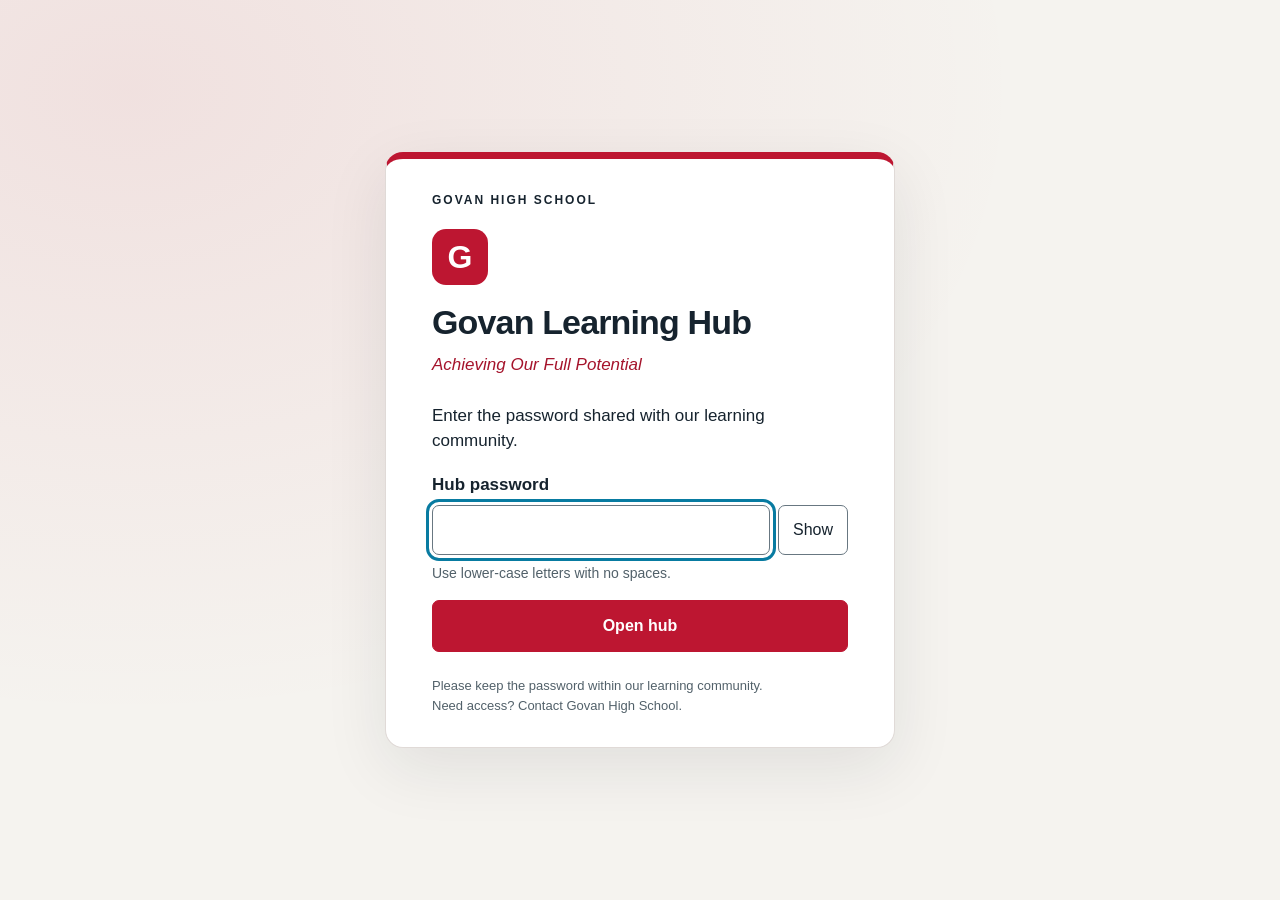
<file: care.html>
<!doctype html><html class="ghs-locked" lang="en"><link rel="stylesheet" href="hub-access.css?v=20261124"><script src="hub-access.js?v=20261124" data-hub="community" data-title="Govan Learning Hub" data-verifier="d5944409f978dfe7dc359425b081fd86073fe5f1f10460f309d95cc919be0e04"></script><head><meta charset="utf-8"><meta name="viewport" content="width=device-width,initial-scale=1"><title>Govan High School | Care Learning Hub</title><meta name="description" content="Higher Care at Govan High School: values, human development, social influences, theory, project guidance and learning resources."><style>
:root{--red:#bd1631;--red2:#8c1028;--ink:#16232e;--paper:#f5f3ef;--muted:#52616a;--line:#deded9}*{box-sizing:border-box}body{margin:0;background:var(--paper);color:var(--ink);font:17px/1.6 'Segoe UI',Arial,sans-serif}a{color:var(--red)}button,input,select,textarea{font:inherit}button,a{touch-action:manipulation}button{cursor:pointer}:focus-visible{outline:3px solid #087ba1;outline-offset:4px}.skip{position:absolute;top:-100px;padding:12px;background:white;z-index:99}.skip:focus{top:0}header{background:white;padding:22px max(20px,calc((100% - 1240px)/2));display:flex;gap:20px;align-items:center;border-top:7px solid var(--red)}header img{width:86px;height:86px;object-fit:contain}.school{font-size:calc(12px * var(--text-scale,1));font-weight:800;letter-spacing:2px}h1{font-size:clamp(25px,3.8vw,40px);line-height:1.15;margin:3px 0}.motto{color:var(--red);font-style:italic;font-size:calc(15px * var(--text-scale,1));margin:5px 0}.status{margin-left:auto;font-size:calc(12px * var(--text-scale,1));border:1px solid #ddd;padding:8px 12px;border-radius:7px}nav{display:flex;gap:7px;background:var(--ink);padding:9px max(12px,calc((100% - 1240px)/2));position:sticky;top:0;z-index:20;overflow:auto}nav a{color:white;padding:8px 13px;border-radius:5px;text-decoration:none;white-space:nowrap;font-size:calc(15px * var(--text-scale,1))}nav a[aria-current=page]{background:var(--red)}main{max-width:1240px;margin:auto;padding:28px 22px 65px;min-height:65vh}h2{font-size:clamp(28px,3.6vw,43px);line-height:1.15;margin:10px 0 18px}h3{line-height:1.3}p{max-width:85ch}.hero{background:linear-gradient(118deg,#16232e 42%,#8c1028);color:white;border-radius:18px;padding:40px;position:relative;overflow:hidden;display:grid;grid-template-columns:1.25fr .75fr;gap:28px}.hero h2{font-size:clamp(35px,4.5vw,56px);margin:16px 0}.hero p{color:#eee6e9}.eyebrow,.tag{font-size:calc(11px * var(--text-scale,1));font-weight:800;letter-spacing:1.6px;text-transform:uppercase}.tag{color:var(--muted)}.button{display:inline-block;background:var(--red);color:white;padding:11px 18px;border:0;border-radius:7px;text-decoration:none;font-weight:700;font-size:calc(15px * var(--text-scale,1))}.secondary{background:white;color:var(--ink);border:1px solid #c4c9ca}.button:disabled{background:#eee;color:#6b6b6b;cursor:default;border:1px solid #ccc}.row{display:flex;gap:10px;flex-wrap:wrap;align-items:center}.grid{display:grid;grid-template-columns:repeat(3,1fr);gap:18px}.four{grid-template-columns:repeat(4,1fr)}.two{display:grid;grid-template-columns:1fr 1fr;gap:22px}.card,.panel{background:white;border:1px solid var(--line);border-radius:13px;padding:24px}.panel{margin:22px 0}.card{border-top:5px solid var(--accent,var(--red))}.card h3{margin:12px 0}.card p{font-size:calc(15px * var(--text-scale,1));color:var(--muted)}.card .number{display:grid;place-content:center;background:var(--accent,var(--red));color:white;width:43px;height:43px;border-radius:50%;font-weight:800}.unit-card{border-top:5px solid var(--accent);display:flex;flex-direction:column;align-items:flex-start}.unit-card .button{margin-top:auto}.unit-icon{font-size:calc(30px * var(--text-scale,1));background:#f4f1ed;width:58px;height:58px;display:grid;place-content:center;border-radius:13px}.section-head{display:flex;justify-content:space-between;gap:24px;align-items:end;margin:36px 0 20px}.section-head p{max-width:460px;color:var(--muted)}.values{display:flex;gap:10px 24px;justify-content:center;flex-wrap:wrap;margin:24px 0;color:var(--red);font-size:calc(12px * var(--text-scale,1));font-weight:800}.small{font-size:calc(13px * var(--text-scale,1));color:var(--muted)}.pill{display:inline-block;background:#ece8e3;border-radius:30px;padding:4px 10px;font-size:calc(11px * var(--text-scale,1));font-weight:750;color:#52616a}.pill.ready{background:#e5f3ed;color:#176b52}.note{background:#fff5df;border-left:4px solid #a77000;padding:16px 20px;border-radius:4px;margin:20px 0;font-size:calc(14px * var(--text-scale,1))}.bigidea{padding:25px 28px;background:#fff1f3;border-left:6px solid var(--red);border-radius:8px;margin:25px 0}.bigidea p{font-size:calc(23px * var(--text-scale,1));line-height:1.4;margin:10px 0;font-weight:700}.steps{counter-reset:step;list-style:none;padding:0}.steps li{position:relative;padding:4px 0 15px 42px}.steps li:before{counter-increment:step;content:counter(step);position:absolute;left:0;top:4px;background:var(--ink);color:white;width:28px;height:28px;border-radius:50%;text-align:center;font-size:calc(14px * var(--text-scale,1));line-height:28px}li{margin-bottom:9px}.back{display:inline-block;margin:0 0 20px;text-decoration:none;font-size:calc(14px * var(--text-scale,1));font-weight:750}.searchbar{display:flex;gap:12px;flex-wrap:wrap;margin:22px 0}input,select,textarea{border:1px solid #b6bfc3;border-radius:7px;background:white;padding:12px;max-width:100%}input[type=search]{flex:1;min-width:180px}textarea{width:100%;min-height:110px}label{display:block;font-weight:700;margin:15px 0 7px}.reflection label{font-size:calc(15px * var(--text-scale,1))}.check{display:flex;align-items:start;gap:10px;margin:12px 0;font-size:calc(15px * var(--text-scale,1))}.check input{margin-top:7px;flex-shrink:0;width:20px;height:20px;accent-color:var(--red)}details{padding:16px 0;border-top:1px solid #ddd}summary{font-weight:750;cursor:pointer}.lesson-list{display:grid;gap:16px}.lesson-row{display:flex;gap:20px;align-items:center;background:white;border:1px solid var(--line);padding:22px;border-radius:12px}.lesson-row .num{background:#ece8e3;min-width:46px;height:46px;display:grid;place-content:center;font-weight:bold;border-radius:50%}.lesson-row h3{margin:4px 0}.lesson-row p{margin:6px 0;font-size:calc(14px * var(--text-scale,1));color:var(--muted)}.lesson-row .button{margin-left:auto;white-space:nowrap}.teacher-card{border-top:4px solid var(--red)}.teacher-card .initials{border-radius:50%;display:grid;place-content:center;background:#f8e8eb;color:var(--red);width:54px;height:54px;font-size:calc(19px * var(--text-scale,1));font-weight:800}.journey{display:grid;grid-template-columns:1fr 1fr;gap:10px;align-content:center}.journey div{background:#ffffff10;border:1px solid #ffffff30;border-radius:12px;padding:16px}.journey span{font-size:calc(26px * var(--text-scale,1));display:block}.journey strong{font-size:calc(13px * var(--text-scale,1))}.progress{height:8px;background:#e4e6e5;border-radius:10px;overflow:hidden;margin:12px 0}.progress div{height:100%;background:var(--red)}.tool{border-left:5px solid var(--accent)}footer{max-width:1240px;margin:auto;padding:24px 22px;border-top:1px solid #ddd;color:var(--muted);font-size:calc(13px * var(--text-scale,1))}.footer-brand{display:flex;gap:14px;align-items:center}.footer-brand img{width:58px;height:58px;object-fit:contain}.empty{padding:25px}.planned{opacity:.85}.page-title{max-width:850px}.save-status{font-size:calc(13px * var(--text-scale,1));color:#176b52;min-height:22px}.actions{margin-top:20px}.lesson-note{color:var(--muted);font-size:calc(13px * var(--text-scale,1))}.mini{font-size:calc(12px * var(--text-scale,1));padding:6px 10px}.routine{background:#eef4f8;border-left:4px solid #1267a5;padding:18px;border-radius:5px}.form-hint{font-size:calc(13px * var(--text-scale,1));color:var(--muted);margin:8px 0}.resource-row{display:flex;gap:15px;align-items:center;border-top:1px solid #ddd;padding:18px 0}.resource-row a,.resource-row button{margin-left:auto}.teacher-detail{border-top:5px solid var(--red)}
@media(max-width:950px){.four,.grid{grid-template-columns:repeat(2,1fr)}.hero{grid-template-columns:1fr}.journey{grid-template-columns:repeat(4,1fr)}.status{display:none}}@media(max-width:650px){header{padding:16px;gap:12px}header img{width:64px;height:68px}.school{font-size:calc(10px * var(--text-scale,1))}h1{font-size:calc(25px * var(--text-scale,1))}.motto{font-size:calc(12px * var(--text-scale,1))}main{padding:20px 15px 50px}nav a{font-size:calc(14px * var(--text-scale,1));padding:8px 10px}.hero{padding:26px}.journey{grid-template-columns:1fr 1fr}.four,.grid,.two{grid-template-columns:1fr}.section-head{display:block}.lesson-row{flex-wrap:wrap;gap:12px}.lesson-row .button{margin-left:58px}.panel,.card{padding:20px}.resource-row{flex-wrap:wrap}.resource-row button{margin-left:0}.bigidea{padding:20px}.bigidea p{font-size:calc(21px * var(--text-scale,1))}}@media print{nav,.no-print,.status{display:none!important}body{background:white}main{padding:0}.hero{background:white;color:black}.hero p{color:black}.panel,.card,.bigidea{break-inside:avoid}.two{display:block}textarea{min-height:100px}footer{font-size:calc(10px * var(--text-scale,1))}}

.grid{margin-top:22px}.table-wrap{overflow:auto}table{border-collapse:collapse;width:100%;font-size:calc(15px * var(--text-scale,1))}th,td{padding:13px;text-align:left;border:1px solid #ddd;vertical-align:top}th{background:#edf1f4}svg{max-width:100%;height:auto}h4{margin-bottom:6px}.hero{margin-bottom:24px}nav{flex-wrap:wrap}@media(max-width:650px){nav{flex-wrap:nowrap}.grid{margin-top:18px}}h1{font-size:calc(clamp(25px,3.8vw,40px) * var(--text-scale,1))}h2{font-size:calc(clamp(28px,3.6vw,43px) * var(--text-scale,1))}.hero h2{font-size:calc(clamp(35px,4.5vw,56px) * var(--text-scale,1))}
:root{--text-scale:1}.access-tools{max-width:1240px;margin:0 auto;padding:14px 22px;background:var(--paper)}.access-row{display:flex;align-items:start;gap:12px;flex-wrap:wrap}.access-row>label{margin:11px 0;font-size:15px}.access-row select{min-height:45px}.access-options{display:flex;flex-wrap:wrap;align-items:start;gap:12px;max-width:100%;padding-top:12px}.access-options label{margin-top:0}.access-options>.row{flex-basis:100%}.access-tools details{border:0;padding:10px 0;flex:1;min-width:240px}.access-tools summary{font-size:15px}.access-tools .save-status:empty{display:none}body{font-size:calc(17px * var(--text-scale))}body.wide-spacing p,body.wide-spacing li,body.wide-spacing td,body.wide-spacing label{line-height:2.05!important}html[dir=rtl] .school,html[dir=rtl] .eyebrow,html[dir=rtl] .tag{letter-spacing:0}html[dir=rtl] .status{margin-left:0;margin-right:auto}html[dir=rtl] .steps li{padding-left:0;padding-right:42px}html[dir=rtl] .steps li:before{left:auto;right:0}html[dir=rtl] .note,html[dir=rtl] .routine,html[dir=rtl] .bigidea{border-left:0;border-right:4px solid var(--red)}html[dir=rtl] th,html[dir=rtl] td{text-align:right}svg{direction:ltr}input[inputmode=numeric],input[inputmode=decimal]{direction:ltr;text-align:left}textarea{unicode-bidi:plaintext}body[data-theme=cream]{--paper:#fff3db}body[data-theme=cream] .card,body[data-theme=cream] .panel{background:#fff9eb}body[data-theme=blue]{--paper:#eaf3fa}body[data-theme=blue] .card,body[data-theme=blue] .panel{background:#f4faff}body[data-theme=contrast]{--paper:#000;--ink:#fff;--muted:#fff;--line:#fff;--red:#ffd600}body[data-theme=contrast] header,body[data-theme=contrast] nav,body[data-theme=contrast] .hero,body[data-theme=contrast] .card,body[data-theme=contrast] .panel,body[data-theme=contrast] .note,body[data-theme=contrast] .routine,body[data-theme=contrast] .bigidea,body[data-theme=contrast] th,body[data-theme=contrast] td,body[data-theme=contrast] .access-tools{background:#000;color:#fff;border-color:#fff}body[data-theme=contrast] .hero p,body[data-theme=contrast] .tag,body[data-theme=contrast] .small{color:#fff}body[data-theme=contrast] .button,body[data-theme=contrast] nav a[aria-current=page]{background:#ffd600;color:#000}body[data-theme=contrast] .secondary,body[data-theme=contrast] .pill,body[data-theme=contrast] .unit-icon,body[data-theme=contrast] input,body[data-theme=contrast] select,body[data-theme=contrast] textarea{background:#fff;color:#000}body[data-theme=contrast] nav a{color:#fff}body[data-theme=contrast] .steps li:before{color:#000;background:#fff}body[data-theme=contrast] svg{background:#fff;color:#000}body[data-theme=contrast] svg text{fill:#000}body[data-theme=contrast] :focus-visible{outline-color:#00e5ff}@media(prefers-reduced-motion:reduce){*{scroll-behavior:auto!important;transition:none!important;animation:none!important}}@media(max-width:650px){.access-tools{padding:12px 15px}.access-tools details{flex-basis:100%}.access-row{align-items:center}.access-options{display:block}.access-options>div{margin-bottom:12px}nav{position:static}.access-row .button{font-size:14px}}@media print{.access-tools{display:none!important}}
</style><style>
.space-choices{display:grid;grid-template-columns:repeat(2,minmax(0,1fr));gap:1.2rem;margin:1.5rem 0}.space-choice{border:2px solid #aab2b8;border-radius:18px;padding:1.2rem;background:var(--paper,#fff);color:inherit;display:flex;flex-direction:column}.space-choice.selected{border:3px solid #bd1631;box-shadow:0 4px 16px #16232e12}.space-choice h3{margin:.25rem 0}.space-choice svg{display:block;width:100%;max-width:410px;align-self:center;height:auto;margin:.5rem 0}.space-choice p{margin:.4rem 0 1rem}.space-choice button{margin-top:auto;width:100%;min-height:48px}.space-legend{display:flex;flex-wrap:wrap;gap:1.2rem;font-size:.9em;margin-bottom:1rem}.space-dot{display:inline-block;width:.85em;height:.85em;border-radius:50%;margin-inline-end:.4rem}.space-caption{font-size:.9em}.space-choice .focus-label{font-weight:750;color:inherit}.space-choices .space-neutral{fill:#e8e8e4}.space-choices .space-board{fill:#16232e}.space-choices .space-board-line{stroke:#fff;stroke-width:3;stroke-linecap:round}@media(max-width:650px){.space-choices{grid-template-columns:1fr}}@media(prefers-contrast:more){.space-choice{border-width:3px}}
</style><style>.course-hero{display:grid;grid-template-columns:1.1fr 1fr;align-items:center;gap:2rem;border-radius:20px;background:#e6eee8;padding:2rem;margin:1.5rem 0;color:#16232e}.course-hero h3{font-size:1.65em;line-height:1.2}.topic-art{width:100%;height:auto;display:block;border-radius:16px}.topic-art text{font-family:system-ui,sans-serif;font-size:15px;fill:#183e4a}.topic-art text[fill="#fff"]{fill:white}.course-topic-card .topic-art{margin-bottom:1rem}.course-topic-card h4{font-size:1.25em;margin:.6rem 0}.course-section{margin:2.5rem 0}.course-section>.row{justify-content:space-between}.process-chain{padding:0;list-style:none;counter-reset:process}.process-chain li{counter-increment:process;position:relative;padding:.8rem .8rem .8rem 3rem;margin:.5rem 0;border:1px solid #9baeb5;border-radius:10px}.process-chain li:before{content:counter(process);position:absolute;inset-inline-start:.7rem;font-weight:800;color:#bd1631}.practice-figure{margin:1rem auto;max-width:650px}.practice-figure svg{width:100%;height:auto}.practice-figure svg text{font:12px system-ui,sans-serif;fill:#173b48}.practice-figure svg text[fill="#fff"]{fill:white}.practice-figure figcaption{font-size:.9em;margin:.7rem 0}.model-answer{margin-top:1.2rem;padding:1rem;border-inline-start:4px solid #27835d;background:#eef4ed;color:#16232e}.course-section .card{display:flex;flex-direction:column}.course-section .card>a{margin-top:auto}.course-hero .row{flex-wrap:wrap}body[data-theme="contrast"] .course-hero{border:2px solid currentColor}@media(max-width:760px){.course-hero{grid-template-columns:1fr;padding:1.2rem;gap:1rem}.course-hero .topic-art{max-height:240px}.practice-figure svg text{font-size:12px}}
</style><style>.my-learning-welcome{display:grid;grid-template-columns:1.2fr 1fr;align-items:center;gap:2rem}.my-learning-art{display:block;width:100%;height:auto;max-width:390px;justify-self:end;border-radius:20px}.my-learning-heading{display:flex;align-items:center;gap:1rem}.my-learning-heading .my-learning-art{width:128px;flex-shrink:0;margin-inline-start:0}@media(min-width:1050px){nav{gap:.15rem}nav a{padding:.55rem .6rem}}nav a[data-nav="my-learning"]{display:inline-flex;align-items:center;gap:.4rem}@media(max-width:650px){.my-learning-welcome{grid-template-columns:1fr;gap:1rem}.my-learning-welcome .my-learning-art{max-width:300px;justify-self:center}.my-learning-heading .my-learning-art{width:95px}}</style><style>.my-learning-welcome .my-learning-art{max-width:600px}.my-learning-heading{display:grid;grid-template-columns:.8fr 1.4fr;gap:1.5rem;align-items:center;padding:1.5rem;background:#e5eeea;border-radius:20px;margin:.7rem 0 1.2rem;color:#16232e}.my-learning-heading h2{margin:0}.my-learning-heading .my-learning-art{width:100%;max-width:600px;margin:0;justify-self:end}@media(max-width:650px){.my-learning-heading{grid-template-columns:1fr;padding:1rem;gap:1rem}.my-learning-heading .my-learning-art{width:100%;max-width:none}.my-learning-welcome .my-learning-art{max-width:none}}</style><style>.theme-landscape{width:100%;height:auto;display:block;border-radius:18px}.theme-section-heading{display:grid;grid-template-columns:.8fr 1.4fr;align-items:center;gap:1.5rem;padding:1.5rem;background:#e5eeea;border-radius:20px;margin:.7rem 0 1.2rem;color:#16232e}.theme-section-heading h2{margin:0}.theme-section-heading .theme-landscape{max-width:600px;justify-self:end}.theme-home-card{display:flex;flex-direction:column;overflow:hidden}.theme-home-card>.theme-landscape{margin-bottom:1.1rem}.theme-home-card>a{margin-top:auto;align-self:flex-start}.home-theme-visual>.theme-landscape{margin-bottom:1rem}.home-theme-visual .journey{padding:1rem;gap:.7rem}.home-theme-visual .journey span{font-size:1.2rem}.home-theme-visual .journey strong{font-size:.9rem}@media(max-width:650px){.theme-section-heading{grid-template-columns:1fr;padding:1rem;gap:1rem}.theme-section-heading .theme-landscape{max-width:none}.home-theme-visual .journey{padding:.7rem}}</style><style>body{font-size:calc(17px * var(--text-scale,1))}nav{flex-wrap:wrap;gap:.15rem}nav a{padding:.55rem .6rem}.theme-section-heading{display:grid;grid-template-columns:.8fr 1.4fr;align-items:center;gap:1.5rem;padding:1.5rem;background:#e5eeea;border-radius:20px;margin:.7rem 0 1.2rem;color:#16232e}.theme-section-heading h2{margin:0}.theme-landscape{display:block;width:100%;height:auto;border-radius:18px}.theme-section-heading svg{max-width:600px;justify-self:end}.art-card{display:flex;flex-direction:column}.art-card svg{margin-bottom:1rem}.art-card>a{margin-top:auto;align-self:flex-start}.art-diagram{margin:1rem auto;max-width:700px;padding:1rem;background:#faf8f0;border-radius:15px;color:#16232e}.art-diagram svg{width:100%;height:auto}.art-diagram text{font:15px system-ui;fill:#294b56}.art-diagram figcaption{font-size:.9em}.access-tools{display:flex;align-items:center;gap:1rem;flex-wrap:wrap;max-width:1240px;margin:1rem auto;padding:0 1rem}.access-tools label{display:inline-block}.access-tools details>div{display:flex;gap:1rem;flex-wrap:wrap;padding:1rem;background:#fff;border-radius:12px}.access-tools select{width:auto}.swatches{display:flex;min-height:100px;gap:.5rem;margin:1rem 0}.swatches>div{flex:1;border-radius:12px;display:flex;align-items:end;padding:.6rem}.swatches span{background:#fff;color:#16232e;padding:.1rem .4rem;font-size:.8em;border-radius:4px}.quiz-option{display:block;margin:.7rem 0}.quiz-option input{width:auto;margin-inline-end:.5rem}form label{display:block;font-weight:650;margin-top:1rem}textarea{min-height:100px;width:100%;font:inherit}fieldset{border:1px solid #a4b0aa;border-radius:12px;padding:1rem}.more-spacing main{line-height:1.95;letter-spacing:.025em}body[data-reading="cream"]{--paper:#fff2ce}body[data-reading="blue"]{--paper:#e8f2f6}body[data-reading="contrast"]{--paper:#111;--ink:#fff;--red:#ffce63;--muted:#eee;--line:#777}body[data-reading="contrast"] header,body[data-reading="contrast"] .panel,body[data-reading="contrast"] .card,body[data-reading="contrast"] .access-tools details>div{background:#171717;color:#fff}body[data-reading="contrast"] .note{background:#29220f;color:#fff}body[data-reading="contrast"] .button,body[data-reading="contrast"] button{background:#ffce63;color:#111}body[data-reading="contrast"] .pill{background:#333;color:#fff}body[data-reading="contrast"] table{background:#171717;color:#fff}.demo-footer{padding:2rem max(20px,calc((100% - 1240px)/2));border-top:1px solid var(--line);font-size:.9em}button:disabled{opacity:.55;cursor:not-allowed}@media(max-width:700px){.theme-section-heading{grid-template-columns:1fr;padding:1rem}.access-tools{gap:.7rem}.hero{grid-template-columns:1fr}.my-learning-welcome{grid-template-columns:1fr}.grid.four{grid-template-columns:1fr 1fr}}@media(prefers-reduced-motion:reduce){*{scroll-behavior:auto!important}}
</style><style>
.journal label{display:block;font-weight:700;margin:1rem 0 .4rem}.journal input,.journal select,.journal textarea{width:100%;padding:.8rem;border:1px solid #89939b;border-radius:9px;background:var(--paper,#fff);color:inherit;font:inherit}.journal textarea{min-height:100px}.journal .tabs{display:flex;gap:.6rem;flex-wrap:wrap;margin:1.4rem 0}.journal .tabs button[aria-pressed=true]{background:#bd1631;color:white}.journal .evidence-item{padding:1rem;border-bottom:1px solid #89939b}.journal .muted{font-size:.9em}.journal progress{width:100%;accent-color:#bd1631}.journal .keep-language{unicode-bidi:plaintext}.journal button{cursor:pointer}.journal .summary-number{font-size:2rem;font-weight:800}.journal .stage{padding:1rem;border-radius:12px;border:1px solid #89939b}.journal .stage.selected{border:3px solid #bd1631}
</style><style>nav{flex-wrap:wrap}#art-university,#art-college,#art-careers{scroll-margin-top:100px}#art-career-cards .card{display:flex;flex-direction:column}#art-career-cards .card>a{margin-top:auto}#art-career-cards details{margin-bottom:16px}</style><style id="modern-theme">:root{--paper:#edf2f3;--line:#d6e0e1}body{background:var(--paper)}.mod-hero{grid-template-columns:1.15fr 1fr;background:linear-gradient(120deg,#162f40,#254d58 65%,#6b273c)}.mod-hero h2{font-size:clamp(2.2rem,4.3vw,4rem);line-height:1.09;margin:.65rem 0 1.2rem}.mod-hero>.theme-landscape{align-self:center}.section-label{margin-top:2.5rem}.keyword-row{display:flex;gap:.5rem;flex-wrap:wrap}.resource-card{display:flex;flex-direction:column;border-top:4px solid #3c8091}.resource-card>a{margin-top:auto}.resource-note{padding:.7rem;border-left:3px solid #d5b266;background:#faf6ec}.upload-button{background:#bd1631;color:#fff;padding:.8rem 1rem;border-radius:8px;display:list-item;width:fit-content;list-style-position:inside;font-weight:700}.upload-controls{padding:1rem;background:#f2f6f5;border-radius:8px;margin-top:1rem}.upload-controls input,.upload-controls select,.upload-controls textarea{max-width:100%}.course-upload{border:2px solid #649496}.course-upload label{display:block;margin-top:.8rem;font-weight:600}.course-file-list .card{border-top:3px solid #3a8398}.data-chart{width:100%;height:auto}fieldset{border:1px solid var(--line);border-radius:9px;padding:1rem}.quiz-option{display:flex;align-items:flex-start;gap:.7rem;padding:.6rem;border:1px solid var(--line);border-radius:7px;margin:.5rem 0;background:#fff}.quiz-option input{width:auto;margin-top:.5rem}.practice{border-top:5px solid #bd1631}details summary{cursor:pointer;font-weight:650}details p{padding:.4rem .2rem}.small{font-size:.9rem}.table-wrap{overflow-x:auto}.keep-language{white-space:pre-wrap;overflow-wrap:anywhere}.upload-controls input[type=file]{background:white;padding:.7rem}body[data-reading=contrast] .upload-controls,body[data-reading=contrast] .quiz-option,body[data-reading=contrast] .resource-note{background:#171717;color:#fff}body[data-reading=contrast] .mod-hero{background:#111;color:#fff}@media(max-width:760px){.mod-hero{grid-template-columns:1fr}.theme-section-heading{grid-template-columns:1fr}.mod-hero h2{font-size:2.6rem}}@media print{nav,.access-tools,.course-upload details{display:none}}
</style><style id="care-theme">:root{--paper:#f5f0f3;--line:#e0d8df}.care-hero{grid-template-columns:1.1fr 1fr;background:linear-gradient(115deg,#213c46,#56405d 67%,#822b47)}.care-hero h2{font-size:clamp(2.2rem,4.4vw,4rem);line-height:1.12}.care-hero>.theme-landscape{align-self:center}.care-steps{display:grid;grid-template-columns:repeat(4,1fr);gap:1rem}.care-steps>article{border-top:4px solid #6b9693;background:#f3f7f4;padding:1rem;border-radius:9px}.theory-card{border-top:4px solid #81708b}.theory-card details{margin-top:1rem}.quiz-option{cursor:pointer}.case-button{margin-bottom:1rem}body[data-reading=contrast] .care-hero,body[data-reading=contrast] .care-steps>article{background:#171717;color:#fff}body[data-reading=contrast] .data-chart{background:#fff}@media(max-width:760px){.care-hero{grid-template-columns:1fr}.care-steps{grid-template-columns:1fr 1fr}}@media(max-width:480px){.care-steps{grid-template-columns:1fr}}</style><link rel="stylesheet" href="shared.css"><link rel="stylesheet" href="enrichment.css?v=20261126-final"></head><body data-legacy="care"><a class="skip" href="#main">Skip to content</a><header><img src="ef0ff446a511887976.jpg" alt="Govan High School badge"><div><div class="school">GOVAN HIGH SCHOOL</div><h1>Care Learning Hub</h1><p class="motto">Together, achieving our full potential.</p></div><div class="status">Higher Care<br><strong>Department review version</strong></div></header><nav aria-label="Main navigation"><a href="#home" data-nav="home">Home</a><a href="#course-higher" data-nav="courses">Higher course</a><a href="#theories" data-nav="theories">Theory toolkit</a><a href="#skills" data-nav="skills">Practice lab</a><a href="#deeper" data-nav="deeper">Go Deeper</a><a href="#assessment" data-nav="assessment">Project & assessment</a><a href="#ipad" data-nav="ipad">iPad learning</a><a href="#resources" data-nav="resources">Resources</a><a href="#careers" data-nav="careers">Employability</a><a href="#community" data-nav="community">Community</a><a href="#teacher" data-nav="teacher">Teacher guide</a><a href="#language-help" data-nav="language-help">Language support</a></nav><section class="access-tools" aria-label="Accessibility and language"><label for="language">Language / اللغة</label><select id="language"><option value="en">English</option><option value="ar">العربية · navigation</option></select><details><summary>Accessibility options</summary><div><label for="text-size">Text size</label><select id="text-size"><option value="1">Standard</option><option value="1.2">Larger</option><option value="1.4">Largest</option></select><label for="reading-theme">Reading background</label><select id="reading-theme"><option value="default">Standard</option><option value="cream">Cream</option><option value="blue">Pale blue</option><option value="contrast">High contrast</option></select><label><input type="checkbox" id="spacing"> More spacing</label><button type="button" id="read-page">Read aloud</button><button type="button" id="stop-reading">Stop reading</button></div></details><span id="access-status" role="status"></span></section><main id="main" tabindex="-1"></main><footer class="demo-footer"><strong>Govan High School · Care</strong><p>Respect · Responsibility · Perseverance · Integrity · Excellence<br><em>Together, achieving our full potential.</em></p><p>Demonstration for department review. Sample material only; school sign-in and shared storage are not connected. Official course sources checked 16 November 2026. External links need internet.</p></footer><script type="application/json" id="care-data">{"resources": {"standardsvideo": {"title": "Health and Social Care Standards · animation", "url": "https://www.youtube.com/watch?v=dG_JZSajmLM", "kind": "Video", "task": "Identify one action that would make a standard visible in a person’s everyday experience. Explain why it matters.", "source": "Care Inspectorate", "note": "Introductory 2018 animation. Use alongside the current Standards and your teacher’s examples."}, "carersvideo": {"title": "The Standards and unpaid carers", "url": "https://www.youtube.com/watch?v=f3EoAZmtTSo", "kind": "Video", "task": "Distinguish the person receiving support from an unpaid carer. What would meaningful involvement look like for each?", "source": "Care Inspectorate", "note": ""}, "codes": {"title": "SSSC Codes of Practice · videos and current text", "url": "https://www.sssc.uk.com/standards/codes-of-practice/", "kind": "Video / reading", "task": "Watch the introduction. Find a relevant expectation in the 2024 Codes and apply it to a fictional situation.", "source": "Scottish Social Services Council", "note": "Use the Codes effective from May 2024. Professional responsibilities vary by role."}, "standards": {"title": "Health and Social Care Standards: principles", "url": "https://www.gov.scot/publications/health-social-care-standards-support-life/pages/3/", "kind": "Article / standards", "task": "Choose a principle. Explain a specific practice that demonstrates it and what evidence could show the person experienced it.", "source": "Scottish Government", "note": ""}, "nmc": {"title": "The NMC Code", "url": "https://www.nmc.org.uk/standards/code/", "kind": "Professional code", "task": "Compare a relevant responsibility with the SSSC Codes. Identify who each code regulates.", "source": "Nursing and Midwifery Council", "note": "Educational study of standards; pupils are not acting as registered practitioners."}, "valuespod": {"title": "What matters when things go wrong?", "url": "https://www.sad.scot.nhs.uk/support-around-death-news/2024/november/when-things-go-wrong-in-healthcare-understanding-what-matters-to-patients-families-and-staff/", "kind": "Podcast", "task": "Use a selected extract. Identify how listening to people and families could improve a service’s response.", "source": "NHS Education for Scotland · Support Around Death", "note": "Professional discussion including bereavement and difficult care experiences. Teacher preview; no personal disclosure required."}, "rogers": {"title": "The person-centred approach", "url": "https://www.open.edu/openlearn/mod/oucontent/view.php?id=194287&section=_unit4.4", "kind": "Article / course extract", "task": "Identify empathy, acceptance and genuineness. Explain how these differ from deciding what is best for someone without asking.", "source": "Open University · OpenLearn", "note": "The extract uses a sport and fitness context; transfer the principles critically to a Care scenario."}, "encounters": {"title": "The Encounters Podcast", "url": "https://www.the-pca.org.uk/resources/the-encounters-podcast.html", "kind": "Podcast", "task": "Use a teacher-selected extract. What does the speaker suggest about understanding another person? Link it to Rogers and note a limitation.", "source": "The Person Centred Association", "note": "Long-form professional discussion. An optional extension, not a substitute for the course’s theory coverage."}, "griefpod": {"title": "Talking about Bereavement · community and remembrance", "url": "https://www.sad.scot.nhs.uk/support-around-death-news/2026/november/bereavement-remembrance-and-the-power-of-community/", "kind": "Podcast", "task": "Identify a way relationships and community may support people. Explain why the same support may not suit everyone.", "source": "NHS Education for Scotland · Support Around Death", "note": "2026 episode, intended for health and social care staff. Teacher-selected extract; sensitive themes."}, "grief": {"title": "Understanding different experiences of grief", "url": "https://www.mygov.scot/bereavement-support", "kind": "Article / support information", "task": "Use the account of different experiences to question the idea that everyone moves through grief in the same order.", "source": "Scottish Government · mygov.scot", "note": "A context resource, not a source for every detail of Parkes or Worden. Use your teacher’s theory notes too."}, "attachment": {"title": "Attachment in the early years", "url": "https://www.open.edu/openlearn/education-development/early-years/attachment-the-early-years", "kind": "Video / free course", "task": "View a selected clip. Ask how an observation supports an interpretation and what it cannot establish.", "source": "Open University · OpenLearn", "note": "Optional enrichment: attachment is not presented here as a replacement for the named Higher models. Some clips include distressed children; teacher preview."}, "healthvideo": {"title": "What makes us healthy?", "url": "https://www.health.org.uk/features-and-opinion/features/watch-what-makes-us-healthy", "kind": "Video", "task": "Trace a chain linking housing, income or work to access and wellbeing. Identify a possible social response.", "source": "The Health Foundation", "note": "UK-wide context. Connect it to a fictional individual rather than assuming all members of a group share an experience."}, "socialpod": {"title": "Inequality · IFS Deaton Review podcasts", "url": "https://ifs.org.uk/inequality-ifs-deaton-review/podcasts", "kind": "Podcast", "task": "Choose a relevant teacher-selected episode. Identify an explanation for inequality and an alternative interpretation.", "source": "Institute for Fiscal Studies", "note": "An extension collection, not a fixed episode or a full Care sociology course."}, "socialread": {"title": "You and your world: introducing the social sciences", "url": "https://www.open.edu/openlearn/society-politics-law/you-and-your-world-introducing-the-social-sciences/content-section-0", "kind": "Article / free course", "task": "Choose the inequality and interconnection material. Identify a connection between individual experiences and wider social arrangements.", "source": "Open University · OpenLearn", "note": ""}, "povertypod": {"title": "UofG Spotlight · Poverty in Scotland in 2026", "url": "https://www.gla.ac.uk/research/az/publicpolicy/news/headline_1295705_en.html", "kind": "Podcast", "task": "Record an explanation, a proposed response and the evidence you would need to evaluate its effect on access to care.", "source": "University of Glasgow", "note": "5 October 2026 episode. Connect wider social policy to the person and setting in your example."}, "poverty": {"title": "Poverty in Scotland 2026", "url": "https://www.jrf.org.uk/understanding-poverty/poverty-in-scotland-2026", "kind": "Report / charts", "task": "Select a chart and record the definition, period and limitation before using it to support a care-related argument.", "source": "Joseph Rowntree Foundation", "note": "A research charity with an anti-poverty mission; consider purpose and methods as well as findings."}, "careersvideo": {"title": "Real routes into social services and healthcare", "url": "https://www.careersincare.scot/social-services-and-healthcare/index.html", "kind": "Video / careers", "task": "Watch a career story. Identify a value, a skill and a qualification or training question to investigate.", "source": "Scottish Social Services Council", "note": ""}, "pathways": {"title": "Social services and healthcare qualification pathways", "url": "https://www.careersincare.scot/social-services-and-healthcare/pathway/index.html", "kind": "Careers / pathways", "task": "Compare two roles and their practice qualification routes. Higher Care is preparation, not a licence to practise.", "source": "Scottish Social Services Council", "note": ""}}, "topics": [{"id": "values", "title": "Values and Principles", "level": "Higher", "area": "Core course area", "art": "values", "big": "What does good care look like from the person’s point of view?", "learn": ["Needs, services and care planning", "A positive care environment", "Values, rights and professional accountability", "Standards, codes and relevant Scottish legislation"], "terms": ["dignity", "choice", "inclusion", "accountability", "person-centred"], "explain": ["A person is more than a list of needs. Start with their strengths, preferences, relationships and what matters to them, then consider how support can respond.", "A value becomes meaningful through practice: offering a choice is different from making that choice possible. Look for the action, its effect and the person’s own experience."], "task": "A fictional day-service user says staff choose activities without asking. Explain one value at risk and one way practice could improve.", "feedback": "Name the value, connect it to the person’s experience and explain the change. Asking about preferences, offering accessible options and reviewing the response would make involvement more meaningful. Do not assume agreement simply because someone is quiet.", "extend": "Compare a service policy promising choice with evidence of how people experience it. What would show that the promise is being met?", "resources": ["standardsvideo", "codes", "valuespod", "standards", "nmc", "carersvideo"]}, {"id": "development", "title": "Human Development and Behaviour", "level": "Higher", "area": "Core course area", "art": "development", "big": "How can theory help us understand a person without reducing them to a label?", "learn": ["Development across the lifespan", "Psychological explanations applied to individuals", "Transition and experiences of loss", "Evaluating the usefulness and limits of models"], "terms": ["self-concept", "empathy", "transition", "loss", "evaluation"], "explain": ["Different aspects of development interact. A change in mobility might affect independence, social contact and confidence, but the pattern depends on the person and context.", "Theories are interpretive tools. Use specific features, apply them to the evidence and weigh their usefulness. A model does not diagnose a person or predict an inevitable response."], "task": "A fictional adult moves to supported accommodation and misses familiar routines. Explain how a transition model could help understanding, then identify a limitation.", "feedback": "Link an aspect of change to a possible experience and explain how staff could learn what support matters to the person. Avoid assuming a fixed stage or timetable. The model may highlight adjustment while missing financial, cultural or relationship factors.", "extend": "Compare a person-centred explanation with a transition or loss model. What does each illuminate, and what further information would you need?", "resources": ["rogers", "encounters", "griefpod", "grief", "attachment"]}, {"id": "social", "title": "Social Influences", "level": "Higher", "area": "Core course area", "art": "social", "big": "How do relationships, institutions and inequalities shape people’s life chances?", "learn": ["Social influences and their effects", "Sociological explanations", "Life chances, power and unequal access", "Responses that may improve opportunities"], "terms": ["socialisation", "life chances", "power", "labelling", "patriarchy"], "explain": ["A person’s opportunities are affected by more than individual choices. Transport, income, social networks and the organisation of services can interact with what support is available.", "A sociological perspective asks a particular kind of question. Compare what it explains with what it leaves out, and avoid treating a group characteristic as a complete explanation of an individual’s life."], "task": "A fictional unpaid carer cannot attend a support group because of transport costs and session times. Analyse two social influences affecting access.", "feedback": "Explain the mechanisms: cost can restrict travel options; service times may conflict with work or care responsibilities. Show how factors interact, consider another perspective and avoid blaming the individual for structural barriers.", "extend": "Use two sociological perspectives to interpret the same access problem. Which response would each prioritise, and why?", "resources": ["healthvideo", "socialpod", "socialread", "povertypod", "poverty"]}], "theories": [["rogers", "Person-centred theory · Rogers", "Psychological", "Self-concept, conditions of worth, locus of evaluation, empathy, acceptance and genuineness.", "Asks whether a person feels heard and accepted, and how the care relationship may support their sense of self.", "A supportive relationship matters, but this lens alone may underplay material barriers or organisational constraints.", "A worker listens carefully to a person’s own goals rather than rewarding agreement with staff preferences."], ["transition", "Transition · Adams, Hayes and Hopson", "Psychological model", "Change may affect confidence and self-esteem as people adjust to unfamiliar circumstances.", "Prompts attention to the meaning and timing of a transition and to changing support needs.", "Stages are a model, not a required route. People may revisit feelings or experience the change differently.", "A person moving home wants to maintain familiar routines and relationships while exploring new possibilities."], ["parkes", "Loss · Colin Murray Parkes", "Psychological model", "A phase-based account of bereavement, with attention to factors influencing the experience of grief.", "Can encourage recognition that reactions to loss vary and may change over time.", "Do not turn phases into a checklist, deadline or clinical judgement. Culture, relationships and circumstances matter.", "Two people experience the same type of loss but value different kinds of contact and support."], ["worden", "Loss · William Worden", "Psychological model", "A task-based approach to adapting to bereavement and a changed life.", "Highlights active adaptation and the person’s relationship with what has been lost.", "Tasks need not happen in a neat order. The model cannot tell staff what an individual must feel.", "A person wants space to remember someone while rebuilding everyday routines."], ["functionalist", "Functionalist perspective", "Sociological", "Shared norms, values, roles, integration and interdependence; attention to dysfunction.", "Asks how families, services and other institutions contribute to social organisation.", "Can give too little attention to unequal power or to people whose experience challenges consensus.", "Consider how a community service connects people with other support systems."], ["conflict", "Conflict perspective", "Sociological", "Unequal power, scarce resources and the influence of dominant groups.", "Asks who controls resources and how unequal access affects care and life chances.", "Not every relationship is explained by conflict; cooperation and individual meanings also matter.", "Compare who can influence the design of a service and who finds access difficult."], ["feminist", "Feminist perspective", "Sociological", "Gender-role socialisation, equal rights, patriarchy and unequal power.", "Examines whose caring work is expected, recognised or rewarded and how gendered assumptions operate.", "Avoid assuming all women, men or families share one experience; consider other inequalities too.", "Question why an unpaid caring role is taken for granted and how support could challenge that expectation."], ["interactionist", "Symbolic interactionist perspective", "Sociological", "Self-concept, symbols, labels and interpreting another person’s role.", "Shows how everyday interactions and labels can shape experiences and expectations.", "A focus on interaction may leave wider resource and policy constraints less visible.", "Compare describing someone as “difficult” with asking what an interaction meant to them."]], "bge": []}</script><script>const MOD=JSON.parse(document.querySelector('#care-data').textContent),main=document.querySelector('main');
const esc=s=>String(s??'').replace(/[&<>"']/g,c=>({'&':'&amp;','<':'&lt;','>':'&gt;','"':'&quot;',"'":'&#39;'}[c]));
const read=k=>{try{return localStorage.getItem('govan-care-'+k)}catch{return null}},save=(k,v)=>{try{localStorage.setItem('govan-care-'+k,v);return true}catch{return false}};
const link=(u,t,c='button')=>`<a class="${c}" href="${esc(u)}">${esc(t)}</a>`,ext=(u,t)=>`<a class="button secondary" href="${esc(u)}" target="_blank" rel="noopener">${esc(t)}</a>`,list=xs=>`<ul>${xs.map(x=>`<li>${esc(x)}</li>`).join('')}</ul>`;
const coursesData=[['higher','Higher Care','Complete course'],['values','Values and Principles','Core area'],['development','Human Development and Behaviour','Core area'],['social','Social Influences','Core area']];
const courseName=id=>coursesData.find(x=>x[0]===id)?.[1]||id;
function graphic(kind='values'){const person=(x,y,c,scale=1)=>`<g transform="translate(${x} ${y}) scale(${scale})"><circle cy="-40" r="19" fill="#294c5b"/><path d="M-29 38v-39q0-28 29-28T29-1v39" fill="${c}"/></g>`;let scene='';
if(['values','justice','home'].includes(kind))scene=`<path d="M360 198C242 125 269 55 319 76q27 10 41 34 14-24 41-34 50-21 55 26 7 42-96 96" fill="#bd1631"/><path d="M164 201q29-20 66-6l62 27h66q29 2 12 18H261l-79-16m374-23q-29-20-66-6l-62 27h-40q-29 2-12 18h85l79-16" fill="#edca86"/><path d="M159 194l30 65m372-65l-30 65" stroke="#547f7b" stroke-width="28"/>`;
else if(kind==='development')scene=`<path d="M144 238q59-117 160-61t140-49 147-45" fill="none" stroke="#e4c680" stroke-width="15" stroke-linecap="round"/>${person(188,177,'#8ba59c',.7)}${person(332,184,'#4f8c99',.9)}${person(477,140,'#bd1631',1.1)}<circle cx="584" cy="80" r="27" fill="#f7f0df"/><path d="M570 81l10 10 19-24" fill="none" stroke="#547f7b" stroke-width="6"/>`;
else if(['social','community'].includes(kind))scene=`<path d="M207 157l153-77 154 77-154 81zM207 157h307M360 80v158" stroke="#719b99" stroke-width="7" fill="none"/>${person(207,165,'#bd1631',.82)}${person(360,89,'#608c98',.82)}${person(514,165,'#bd1631',.82)}${person(360,246,'#d4b66f',.82)}`;
else if(['theory','skills','media'].includes(kind))scene=`<circle cx="359" cy="150" r="81" fill="#f4eddd"/><path d="M347 112q-8-25-29-10-30 6-17 30-30 27-1 41-9 30 25 29 12 23 32 3V99m15 14q8-25 29-10 30 6 17 30 30 27 1 41 9 30-25 29-12 23-32 3V100" fill="none" stroke="#547f7b" stroke-width="7"/><path d="M162 83h62v43h-22l-17 14v-14h-23zm329 100h62v43h-22l-17 14v-14h-23z" fill="#bd1631"/><circle cx="207" cy="202" r="25" fill="#e4c680"/><path d="M195 202l9 9 16-23" fill="none" stroke="#294c5b" stroke-width="5"/>`;
else if(kind==='ipad')scene=`<rect x="156" y="41" width="302" height="218" rx="19" fill="#294c5b"/><rect x="171" y="56" width="272" height="178" rx="6" fill="#f9f2e3"/><path d="M196 90h157m-157 24h115m-115 24h140m-140 24h95" stroke="#91aaa2" stroke-width="8"/><path d="M335 191l14 14 30-34" stroke="#bd1631" stroke-width="9" fill="none"/><path d="M493 241l52-155 19 6-52 155-22 16z" fill="#e4c680"/>`;
else if(['resources','project'].includes(kind))scene=`<rect x="181" y="58" width="219" height="205" rx="8" fill="#f9f2e3"/><rect x="235" y="39" width="112" height="34" rx="10" fill="#547f7b"/>${[0,1,2,3].map((n)=>`<path d="M205 ${102+n*38}l8 8 15-18" fill="none" stroke="#bd1631" stroke-width="5"/><path d="M245 ${103+n*38}h126" stroke="#91aaa2" stroke-width="7"/>`).join('')}<rect x="456" y="105" width="120" height="87" rx="10" fill="#e4c680"/><path d="M500 125l38 24-38 24z" fill="#294c5b"/>`;
else if(['careers','world'].includes(kind))scene=`<path d="M230 112h228v137H230z" fill="#547f7b"/><path d="M293 112V87h103v25" fill="none" stroke="#294c5b" stroke-width="11"/><path d="M230 160h228" stroke="#edca86" stroke-width="8"/><rect x="329" y="150" width="30" height="28" rx="4" fill="#edca86"/><path d="M474 80l53-26 54 26-54 26z" fill="#294c5b"/><path d="M496 94v24q31 16 62 0V94" fill="#bd1631"/>`;
else scene=`${person(249,171,'#bd1631',1.2)}${person(445,171,'#547f7b',1.2)}<path d="M288 104h117v53h-44l-20 19v-19h-53z" fill="#f9f2e3"/><path d="M305 125h80m-80 15h49" stroke="#91aaa2" stroke-width="6"/>`;
return `<svg viewBox="0 0 720 300" class="theme-landscape" role="img" aria-label="Higher Care illustration: ${esc(kind)}"><rect width="720" height="300" rx="22" fill="#eee8ef"/><circle cx="644" cy="48" r="26" fill="#e4c680"/><path d="M0 222q144-110 298-39t422 12v105H0" fill="#c9d9d2"/><path d="M0 270q166-67 341-23t379-9v62H0" fill="#91b0a0"/>${scene}</svg>`}
const artGraphic=graphic;
function title(t,p,k='values'){return `<div class="tag">Govan High School · Care</div><div class="theme-section-heading"><h2>${esc(t)}</h2>${graphic(k)}</div><p>${esc(p)}</p>`}
function home(){const cards=[['course-higher','Your Higher course','Explore the three areas and find your teacher’s course resources.','values'],['theories','Theory toolkit','Understand, apply and evaluate psychological and sociological explanations.','theory'],['skills','Care in practice lab','Think through fictional situations and make your reasoning visible.','skills'],['deeper','Go deeper','Selected videos, podcasts and reading with purposeful tasks.','media'],['assessment','Project & assessment','Understand the project, the question paper and official examples.','project'],['ipad','Your iPad toolkit','Annotate, organise and explain learning responsibly.','ipad'],['careers','Employability & pathways','Explore care, nursing, social work and related routes.','careers'],['resources','Resource library','Find professional sources and upload course materials locally.','resources'],['teacher','Teacher start here','A ready-made framework to personalise with your own expertise.','learning']];return `<section class="hero care-hero"><div><div class="eyebrow">Understand people. Respect choices.</div><h2>People first.<br>Thoughtful care.</h2><p>Explore how values, development and society connect—and use that understanding to explain positive care practice.</p><div class="row">${link('#course-higher','Explore Higher Care')}${link('#skills','Try a care scenario','button secondary')}</div></div>${graphic('home')}</section><div class="values"><span>Respect</span><span>Responsibility</span><span>Perseverance</span><span>Integrity</span><span>Excellence</span></div><section class="panel my-learning-welcome"><div><span class="pill">Personal study · saved on this device</span><h2>My Learning</h2><p>Reflect, set a meaningful target and archive evidence across TP1–TP4.</p>${link('#my-learning','Open My Learning')}</div>${graphic('learning')}</section><div class="grid">${cards.map(([id,t,p,k])=>`<article class="card art-card">${graphic(k)}<h3>${t}</h3><p>${p}</p>${link('#'+id,'Explore')}</article>`).join('')}</div><section class="panel"><h3>A question worth carrying through the course</h3><p>How would we know that support is helping someone live the life that matters to them?</p><details><summary>Start your thinking</summary><p>Ask what the person values, what choices are genuinely available and what evidence would show a positive difference. A completed task is not always the same as a meaningful outcome.</p></details></section>`}
function course(id){if(id!=='higher')return missing();return title('Your Higher Care course','Three connected areas. One focus: understanding people and positive care.','values')+`<p class="note"><strong>Higher only · SCQF level 6.</strong> The three areas below follow the official course structure. Hub explanations and scenarios are learning supports; your teacher’s plan and the current specification determine full coverage.</p><div class="grid">${MOD.topics.map(t=>`<article class="card art-card">${graphic(t.art)}<span class="pill">Core course area</span><h3>${t.title}</h3><p>${t.big}</p>${link('#topic-'+t.id,'Open learning area')}</article>`).join('')}</div><section class="panel"><h3>Make connections</h3><div class="grid"><article><h4>Understand the person</h4><p>Consider development, experiences, strengths and needs.</p></article><article><h4>Understand the context</h4><p>Investigate relationships, social influences and unequal opportunities.</p></article><article><h4>Evaluate the support</h4><p>Apply values and standards to the person’s experience of care.</p></article></div></section><section class="panel"><h3>Assessment at a glance</h3><p><strong>Question paper: 40 marks · 1 hour 30 minutes.</strong><br><strong>Project: 90 marks.</strong> The project has its own research and reporting requirements, rather than a single timed production session.</p>${link('#assessment','Open the assessment guide')}${ext('https://www.sqa.org.uk/files_ccc/HigherCourseSpecCare.pdf','Official Higher Care specification')}</section>${uploads('higher')}`}
function courses(){return course('higher')}
function topic(id){const t=MOD.topics.find(x=>x.id===id);if(!t)return missing();return title(t.title,t.big,t.art)+`<div class="row"><span class="pill">Higher Care · core area</span>${link('#course-higher','Back to Higher course','button secondary')}</div><div class="grid two"><section class="panel"><h3>Build your understanding</h3>${list(t.learn)}</section><section class="panel"><h3>Language for learning</h3><div class="keyword-row">${t.terms.map(w=>`<span class="pill">${esc(w)}</span>`).join('')}</div><p>Explain each term, use it in a specific example and check it against your class notes.</p></section></div><section class="panel"><h3>Connect the ideas</h3>${t.explain.map(x=>`<p>${x}</p>`).join('')}</section>${id==='values'?valuesConnections():id==='development'?developmentConnections():socialConnections()}<h3 class="section-label">Watch. Listen. Read. Reflect.</h3><p>Optional learning resources. Complete the task and record the source and date; professional media may need a selected extract rather than full viewing.</p>${resourceCards(t.resources)}<section class="panel practice"><span class="pill">Original fictional practice · not an official assessment</span><h3>Apply your understanding</h3><p>${t.task}</p><details><summary>Reveal learning guidance</summary><p>${t.feedback}</p></details><details><summary>Go further</summary><p>${t.extend}</p></details></section>${form('topic-'+id,[['answer','My response and reasoning'],['evidence','A relevant theory, standard or source'],['improve','One improvement after checking']])}${uploads(id)}`}
function valuesConnections(){return `<section class="panel"><h3>From a value to an experience</h3><div class="care-steps"><article><b>1 · Listen</b><p>What matters to the person, and how do they want to communicate it?</p></article><article><b>2 · Plan together</b><p>What support and choices could help? Who should be involved?</p></article><article><b>3 · Put into practice</b><p>How will agreed actions reflect the person’s preferences?</p></article><article><b>4 · Review</b><p>What changed, and what does the person say about the experience?</p></article></div><p class="small">A learning organiser, not a professional care-planning protocol. Staff use their organisation’s approved process and current requirements.</p><details><summary>Compare the sources of expectations</summary><p><strong>Legislation</strong> establishes legal duties and rights. <strong>Professional codes</strong> set expectations for registered roles. <strong>Standards</strong> describe the care people should experience. Organisational policies explain local procedures. They are related, but not interchangeable.</p><p>Use the legislation and current Scottish guidance selected by your teacher. Explain the relevant principle in context rather than assuming one rule applies to every situation.</p></details></section>`}
function developmentConnections(){return `<section class="panel"><h3>Think holistically</h3><div class="grid">${[['Physical','Movement, growth and changes in the body.'],['Cognitive','Thinking, learning, memory and understanding.'],['Emotional','Feelings, confidence and emotional experience.'],['Social','Relationships, participation and connection.'],['Cultural','Identity, meaning, traditions and belonging.']].map(([t,p])=>`<article class="card"><h4>${t}</h4><p>${p}</p></article>`).join('')}</div><p>These aspects interact. Start with the evidence about the individual, including strengths; do not infer a person’s abilities or preferences from age, disability or a diagnosis alone.</p>${link('#theories','Explore the theory toolkit','button secondary')}</section>`}
function socialConnections(){return `<section class="panel"><h3>Look beyond the individual</h3><div class="grid">${[['Relationships','Family, friends, peers and community networks.'],['Institutions','Education, care services, government and the media.'],['Resources and power','Income, time, housing, transport and whose voice shapes decisions.']].map(([t,p])=>`<article class="card"><h4>${t}</h4><p>${p}</p></article>`).join('')}</div><p>Ask how influences interact and what response might improve life chances. A social explanation should help you investigate an experience, not stereotype the person.</p>${link('#theories','Compare sociological perspectives','button secondary')}</section>`}
function theories(){return title('Theory toolkit','A lens for understanding—not a label for a person.','theory')+`<p class="note">These concise guides introduce the named psychological models and sociological perspectives in the Higher course. Use your teacher’s notes for full terminology, models and required depth. The practice links below are original examples.</p><label for="theory-filter">Explore a group</label><select id="theory-filter"><option value="all">All theories and models</option><option value="Psychological">Psychological theories and models</option><option value="Sociological">Sociological perspectives</option></select><div class="grid two" id="theory-cards">${theoryCards()}</div>${form('theory',[['theory','The theory and its key idea'],['application','How it helps explain the fictional example'],['evaluation','A strength, a limitation and a reasoned judgement']])}`}
function theoryCards(v='all'){return MOD.theories.filter(t=>v==='all'||t[2].includes(v)).map(([id,t,g,idea,use,limit,example])=>`<article class="card theory-card"><span class="pill">${g}</span><h3>${t}</h3><p><strong>Core idea:</strong> ${idea}</p><p><strong>A useful lens:</strong> ${use}</p><details><summary>Apply it to practice</summary><p>${example}</p><p>Explain the connection using specific theory terms. What evidence would you need before making a judgement?</p></details><details><summary>Evaluate its usefulness</summary><p>${limit}</p></details></article>`).join('')}
const CASES=[{id:'choice',title:'Choice means more than a menu',person:'Morgan enjoys quiet activities and communicates best when given time. A service offers a weekly activity list, but staff move on quickly when Morgan does not answer.',question:'Which is the strongest starting point for a person-centred response?',options:['Choose for Morgan to keep the timetable on track.','Explore Morgan’s preferred communication and give meaningful time and accessible choices.','Assume Morgan does not want to take part.'],correct:1,feedback:'The second option starts with the person’s communication and genuine involvement. A lack of immediate response does not establish a preference. Explain how the action connects to dignity, inclusion and responsive support.',extension:'What would count as evidence that Morgan’s involvement had improved? Avoid measuring success only by attendance.'},{id:'transition',title:'A new place, familiar connections',person:'Rowan has moved to supported accommodation. Rowan likes parts of the new setting but misses familiar routines and says different things about the move on different days.',question:'Which interpretation stays closest to the evidence?',options:['Rowan must be in one fixed stage of a model.','Changing feelings show that support cannot help.','A transition model may prompt useful questions, but Rowan’s own account and context remain essential.'],correct:2,feedback:'The third option uses theory without forcing the person into it. Feelings can vary. Ask about relationships, routines, meaning and support rather than diagnosing a stage.',extension:'Compare Rogers with a transition model. What might each explain, and what might each miss?'},{id:'access',title:'When access is not equal',person:'Alex wants to attend a community support group. The session overlaps with unpaid caring responsibilities and the journey requires two buses.',question:'Which response best recognises social influences?',options:['Explore how timing, transport and caring expectations affect the choices Alex can actually make.','Assume Alex lacks motivation.','Explain the difficulty only in terms of personality.'],correct:0,feedback:'The first option identifies interacting barriers and avoids reducing a social issue to personal blame. A useful analysis explains the mechanisms and considers what changes could improve access.',extension:'Compare a feminist and a conflict perspective. How might they guide different questions about the same situation?'}];
function skills(){return title('Care in practice lab','Read carefully. Apply an idea. Explain your reasoning.','skills')+`<p class="note">All situations are fictional classroom exercises. They do not ask you to diagnose, treat or act as a professional carer, and you do not need to share personal experiences.</p><div class="row">${CASES.map((c,i)=>`<button type="button" data-case="${i}" aria-pressed="${i===0}">${c.title}</button>`).join('')}</div><div id="case-content">${caseContent(0)}</div><section class="panel"><h3>Build a Higher response</h3><div class="grid four"><article><h4>Describe</h4><p>Identify an accurate feature.</p></article><article><h4>Explain</h4><p>Make a relationship or reason clear.</p></article><article><h4>Analyse</h4><p>Show how factors connect and why the connection matters here.</p></article><article><h4>Evaluate</h4><p>Weigh usefulness or limitations against an explicit criterion.</p></article></div><details><summary>See the difference</summary><p><strong>Description:</strong> staff offer activities.</p><p><strong>Explanation:</strong> accessible choices can help someone express a preference.</p><p><strong>Analysis:</strong> communication pace and the way options are presented may interact, so an apparent lack of interest may reflect a barrier.</p><p><strong>Evaluation:</strong> a wider list of activities is of limited value if the person cannot influence or access them; their experience is a stronger test than the list alone.</p></details></section>${form('practice',[['response','My explanation or evaluation'],['link','A theory, value or source that helps'],['next','What I would check before concluding']])}`}
function caseContent(i){const c=CASES[i];return `<section class="panel practice"><span class="pill">Fictional case · ${i+1} of ${CASES.length}</span><h3>${c.title}</h3><p>${c.person}</p><form id="care-quiz" data-case="${i}"><fieldset><legend>${c.question}</legend>${c.options.map((t,n)=>`<label class="quiz-option"><input type="radio" name="answer" value="${n}" required> ${esc(t)}</label>`).join('')}</fieldset><button type="submit">Check my reasoning</button><p id="care-feedback" role="status"></p></form><details><summary>Extension enquiry</summary><p>${c.extension}</p></details></section>`}
function assessment(){const marks=[['A','Development: analyse two aspects',8],['B','Needs: explain three',12],['C','Positive practice: evaluate two services',12],['D','Social influences: analyse three',15],['E','Sociology: explain three theories’ relevance',18],['F','Psychology: evaluate three theories’ relevance',18],['G','A conclusion addressing the brief',5],['H','Referenced evidence',2]];return title('Project & assessment','Know the brief. Make the connections. Support your judgement.','project')+`<div class="grid two"><section class="panel"><h3>The question paper</h3><p><strong>40 marks · 1 hour 30 minutes.</strong></p><p>Practise across all three course areas, using accurate knowledge and applying it to what the question asks. Review the current paper and its marking instructions with your teacher.</p>${ext('https://www.sqa.org.uk/pastpapers/findpastpaper.htm?subject=care','Find Higher Care papers and marking instructions')}</section><section class="panel"><h3>The project</h3><p><strong>90 marks · a researched report.</strong></p><p>The current task specifies <strong>3,000–4,000 words</strong>, excluding references, footnotes and appendices. Agree the brief and approach with your teacher and follow the current task’s conditions.</p>${ext('https://www.sqa.org.uk/files_ccc/higher-care-CAT.pdf','Open the official project task')}</section></div><section class="panel"><h3>Three brief routes to explore with your teacher</h3><ol><li>Evaluate whether care at home is always the better option.</li><li>Investigate why a chosen current care initiative, strategy or campaign is needed.</li><li>Investigate the importance of people having choices about their care.</li></ol><p>These are navigation summaries. Use the exact wording in the official task when selecting your brief. Keep your report focused on that brief, rather than writing disconnected sections about a person.</p></section><section class="panel"><h3>Where the project evidence contributes</h3><div class="table-wrap"><table><thead><tr><th>Section</th><th>Evidence focus · shortened guide</th><th>Maximum marks</th></tr></thead><tbody>${marks.map(([s,t,m])=>`<tr><td>${s}</td><td>${t}</td><td>${m}</td></tr>`).join('')}<tr><th colspan="2">Total</th><th>90</th></tr></tbody></table></div><p class="small">Summarised from the official task. Use its full prompts and marking instructions. A heading alone does not earn credit; the relevance and quality of the reasoning matter.</p><details><summary>A useful self-check</summary><p>Have I linked the evidence to the brief? Have I analysed or evaluated where asked, rather than only described? Can another reader find my sources? Is my conclusion supported by what I investigated?</p></details></section><section class="panel"><h3>See real examples and official commentary</h3><p>Compare an extract with its commentary, then identify the difference between description, application and evaluation. Use examples to understand the standard, not as text to copy.</p>${ext('https://www.understandingstandards.org.uk/Subjects/Care/higher/Project','Project examples and commentaries')}${ext('https://www.understandingstandards.org.uk/Subjects/Care/higher/QuestionPaper','Question paper examples and commentaries')}<p>Older examples may use previous requirements. Read the warnings on the official page and prioritise examples aligned to the current task.</p></section><section class="note"><h3>Research with care</h3><p>Agree ethical and practical arrangements with your teacher. Use fictional or approved anonymised material for classroom practice. Do not upload identifiable health or care records, interview people without agreed arrangements or put sensitive information into this demonstration. Follow your teacher’s current assessment rules on assistance and authorship.</p></section>${form('project-plan',[['brief','My proposed brief and the exact wording to check'],['question','What my investigation needs to establish'],['sources','Useful sources and what each could contribute'],['next','My next research step and teacher discussion']])}`}
function deeper(){return title('Go deeper','One thoughtful resource. One useful connection to care.','media')+`<div class="grid">${MOD.topics.map(t=>`<article class="card art-card">${graphic(t.art)}<h3>${t.title}</h3><p>${t.big}</p>${link('#topic-'+t.id,'Open selected resources')}</article>`).join('')}</div><section class="panel"><h3>A 15-minute deeper dive</h3><ol><li>Choose a question before opening the resource.</li><li>Record the source, date and two relevant ideas.</li><li>Apply one idea to a fictional care situation.</li><li>Identify a limitation or a different interpretation.</li></ol><p>Professional podcasts may contain sensitive experiences and detailed discussion. Use teacher-selected extracts. You can analyse the ideas without sharing anything personal.</p></section>${form('deeper',[['question','The question I explored'],['evidence','Useful ideas and source details'],['connection','How this connects to Higher Care'],['limitation','A limitation or question to investigate']])}`}
function ipad(){return title('Your iPad · thoughtful learning','Make connections visible and keep your learning organised.','ipad')+`<div class="grid two">${[['Annotate a fictional case','Mark the evidence about the person, a possible interpretation and what remains unknown in different colours. Keep these separate.'],['Explain a theory','Create a short voice-over on your own diagram: key idea application usefulness limitation. Check the theory terms against your notes.'],['Compare professional sources','Use an approved notes app to compare a value, a code and a standard. Add links and a specific fictional example.'],['Build a project source log','Record the author or organisation, title, date, link and why the source helps your brief. Separate quotations from your own notes.'],['Review a paragraph','Annotate where you describe, explain, analyse and evaluate. Choose one place to develop the reasoning.'],['Use accessibility tools','Try captions, text size, dictation or Speak Selection. Check important terms and any translated wording with your teacher.']].map(([t,p])=>`<article class="card"><h3>${t}</h3><p>${p}</p></article>`).join('')}</div><p class="note">Use school-approved apps and storage. Practice recordings should use fictional material and your own explanation; do not record care recipients, private conversations or personal health information.</p>`}
function resources(){return title('Higher Care resource library','Professional sources, purposeful tasks and your teachers’ own materials.','resources')+`<section class="panel"><h3>Presentations, worksheets and course notes</h3><p>Upload sample files to the whole Higher course or a core learning area. Actual files are stored locally in this browser and can be downloaded again.</p><div class="row">${coursesData.map(([id,t])=>link(id==='higher'?'#course-higher':'#topic-'+id,t,'button secondary')).join('')}</div></section><section class="panel"><label for="resource-filter">Filter resources</label><select id="resource-filter"><option value="all">All resources</option><option value="Video">Videos and mixed media</option><option value="Podcast">Podcasts</option><option value="read">Reading, standards and pathways</option></select></section><div id="curated-resources">${resourceCards(Object.keys(MOD.resources))}</div>`}
function community(){return title('Learning through respectful discussion','Listen, question and reflect—without asking anyone to disclose personal experiences.','community')+`<div class="grid two"><section class="panel"><h3>A discussion question</h3><p>Can a service be efficient and still leave a person feeling unheard?</p><p>Define what efficiency means, identify a possible tension and consider evidence from both the organisation and the person using support.</p></section><section class="panel"><h3>Our discussion agreement</h3>${list(['Use fictional examples and person-respecting language.','Challenge an idea or assumption, not an identity.','Listen before deciding what someone means.','Acknowledge uncertainty and the limits of your knowledge.'])}</section></div><section class="panel"><h3>Support sessions and dates</h3><p>No course deadline or drop-in has been added by the department yet. Use your teacher’s agreed communication channel. This is not a live discussion board or a care advice service.</p></section>${form('community',[['question','A course question to discuss with my teacher'],['thinking','My current explanation'],['evidence','What I need to check']])}`}
function careers(){return title('Employability & pathways','Higher Care can help you explore people-focused work and further study.','careers')+`<div class="grid two">${[['Social services & social care','Support people in different settings. Explore the role, practice qualification and any registration requirements.'],['Nursing & allied health','Compare approved professional education routes, subjects and entry requirements. Higher Care alone does not qualify you to practise.'],['Social work','Investigate degree routes, placements and professional registration. Distinguish social work from other social care roles.'],['Community, youth & voluntary services','Explore work focused on inclusion, relationships and access. Requirements differ between organisations and roles.']].map(([t,p])=>`<article class="card"><h3>${t}</h3><p>${p}</p></article>`).join('')}</div><section class="panel"><h3>Find a route that fits</h3><p>Compare university, college and work-based routes with your school careers adviser. Check the actual programme or vacancy; progression is not automatic.</p>${ext('https://www.careersincare.scot/social-services-and-healthcare/pathway/index.html','SSSC qualification pathways')}${ext('https://www.careersincare.scot/social-services-and-healthcare/index.html','Care career stories and videos')}${ext('https://www.gla.ac.uk/prospectuses/','University of Glasgow prospectus')}${ext('https://www.apprenticeships.scot/find-a-vacancy/','Find Scottish apprenticeship vacancies')}${ext('https://www.myworldofwork.co.uk/search-job-profiles/a-z','Explore Scottish job profiles')}</section><section class="panel"><h3>Show your values through evidence</h3><p>Describe a time you listened carefully, improved work after feedback or met a demanding deadline. Use situation task action result. Explain what you did honestly and what you learned.</p></section>${form('career-plan',[['interest','A role or course I want to explore'],['requirements','Its requirements, provider and source link'],['evidence','Learning that demonstrates a relevant value or skill'],['next','My next action and review date']])}`}
function teacher(){return title('Teacher start here','Use the structure, review the content and add the materials you already teach with.','learning')+`<div class="grid two"><section class="panel"><h3>A quick first trial</h3><ol><li>Open Higher Care and review the three core areas.</li><li>Try one scenario and reveal its feedback.</li><li>Use Upload course content to store a sample worksheet.</li><li>Use My Learning to reflect and set a target on this device. Keep records anonymous and export important work.</li><li>Use My Learning to reflect and set a target on this device. Keep records anonymous and export important work.</li></ol></section><section class="panel"><h3>Add gradually</h3>${list(['Your course sequence and theory notes.','Existing presentations and worksheets.','Agreed fictional examples and model responses.','Current legislation and professional context examples.','Project milestones, support sessions and approved shared links.'])}</section></div><section class="note"><h3>Local demonstration</h3><p>Class selectors do not verify identity or restrict access. Course files, reviews, targets and evidence stay in this browser on this device. They are not embedded in the HTML or shared with another iPad. School sign-in, shared storage, live submissions and notifications are not connected. Use sample names and resources only.</p></section><section class="panel"><h3>Department review</h3><p>The official Higher Care specification and project task were checked on 16 November 2026. All practice scenarios and feedback in this hub are original learning activities, not official assessment items. Confirm full depth, theory terminology, selected legislation and the suitability of external extracts before classroom use.</p><p>The guide focuses entirely on Higher. No BBC Bitesize videos are used.</p>${ext('https://www.sqa.org.uk/files_ccc/HigherCourseSpecCare.pdf','Course specification')}${ext('https://www.sqa.org.uk/files_ccc/higher-care-CAT.pdf','Project task')}</section>`}
function languageHelp(){return title('Language & access','Support understanding while keeping the meaning precise.','community')+`<section class="panel"><h3>Arabic navigation and a starter glossary</h3><p>The top selector translates navigation labels. For the three embedded unit presentations, open Higher course. Each unit has a Select language button: choose English or Arabic to open that PowerPoint in the selected language. Use Download PowerPoint to save the chosen version. Arabic slides are rebuilt for right-to-left reading and are a draft for language and departmental review. Other uploaded resources and external websites keep their original language.</p><table><thead><tr><th>English</th><th>Arabic</th><th>Learning meaning</th></tr></thead><tbody>${[['Dignity','الكرامة','Treating a person as someone of worth.'],['Empathy','التعاطف','Seeking to understand another person’s experience.'],['Choice','الاختيار','Being able to express and act on a preference.'],['Inclusion','الشمول','Being meaningfully involved and able to participate.'],['Development','النمو والتطور','Change in different aspects of a person over time.'],['Evidence','الأدلة','Information supporting an explanation or judgement.']].map(([a,b,c])=>`<tr><td>${a}</td><td dir="rtl" lang="ar">${b}</td><td>${c}</td></tr>`).join('')}</tbody></table></section><section class="panel"><h3>Adjust the reading experience</h3><p>Use Accessibility options for text size, spacing, reading colours and read aloud. External captions and transcripts depend on the publisher. You can study fictional material and discuss concepts without disclosing personal experiences.</p></section>`}
function missing(){return title('Choose a Higher Care section','Use the navigation to return to your learning.','values')+link('#home','Return home')}
function stopReading(){if('speechSynthesis'in window)speechSynthesis.cancel()}
const NAV_AR={'Home':'الرئيسية','Higher course':'مقرر المستوى العالي','Theory toolkit':'أدوات النظرية','Practice lab':'مختبر التطبيق','Go Deeper':'تعمّق','Project & assessment':'المشروع والتقييم','iPad learning':'التعلم بالآيباد','Resources':'المصادر','Employability':'المسارات المهنية','Community':'المجتمع','Teacher guide':'دليل المعلم','Language support':'دعم اللغة','My Learning':'تعلّمي'};
function translateTree(){const ar=document.querySelector('#language').value==='ar';document.querySelectorAll('nav a').forEach(a=>{a.dataset.english??=a.textContent;a.textContent=ar?(NAV_AR[a.dataset.english]||a.dataset.english):a.dataset.english;a.lang=ar?'ar':'en'});document.querySelector('nav').dir=ar?'rtl':'ltr'}
let first=true;
function render(){stopReading();const h=location.hash.slice(1)||'home';main.innerHTML=h==='home'?home():h==='courses'||h==='course-higher'?course('higher'):h.startsWith('topic-')?topic(h.slice(6)):h==='theories'?theories():h==='skills'?skills():h==='assessment'?assessment():h==='deeper'?deeper():h==='ipad'?ipad():h==='resources'?resources():h==='community'?community():h==='careers'?careers():h==='teacher'?teacher():h==='language-help'?languageHelp():missing();const f=main.querySelector('#draft');if(f)try{const d=JSON.parse(read('draft-'+f.dataset.key)||'{}');Object.entries(d).forEach(([k,v])=>{if(f.elements.namedItem(k))f.elements.namedItem(k).value=v})}catch{}const active=h.startsWith('course-')||h.startsWith('topic-')?'courses':h;document.querySelectorAll('nav a').forEach(a=>a.dataset.nav===active?a.setAttribute('aria-current','page'):a.removeAttribute('aria-current'));translateTree();if(!first){window.scrollTo({top:0});main.focus({preventScroll:true})}first=false;const u=main.querySelector('.course-upload');if(u)listCourseFiles(u.dataset.course)}
document.addEventListener('change',e=>{if(e.target.id==='theory-filter')document.querySelector('#theory-cards').innerHTML=theoryCards(e.target.value)});
document.addEventListener('click',e=>{const b=e.target.closest('[data-case]');if(b&&b.tagName==='BUTTON'){document.querySelectorAll('button[data-case]').forEach(x=>x.setAttribute('aria-pressed',String(x===b)));document.querySelector('#case-content').innerHTML=caseContent(Number(b.dataset.case))}});
document.addEventListener('submit',e=>{if(e.target.id!=='care-quiz')return;e.preventDefault();const c=CASES[Number(e.target.dataset.case)],v=Number(new FormData(e.target).get('answer'));document.querySelector('#care-feedback').textContent=v===c.correct?'Well reasoned. '+c.feedback:'Reconsider what the person actually said and which assumptions go beyond the evidence. Then compare the options again.'});

function form(k,fields){return `<form id="draft" data-key="${esc(k)}" class="panel"><h3>My enquiry record</h3>${fields.map(([n,l])=>`<label for="f-${n}">${esc(l)}</label><textarea id="f-${n}" name="${n}"></textarea>`).join('')}<div class="row"><button type="button" data-save>Save on this device</button><button type="button" data-download>Download my record</button></div><p id="draftStatus" role="status">Local draft only. Nothing is sent to school.</p></form>`}
function uploads(id){return `<section class="panel course-upload" data-course="${esc(id)}"><span class="pill">Teacher content · local demonstration</span><h3>${esc(courseName(id))} presentations & worksheets</h3><p>Add existing PowerPoints, PDFs, worksheets and images to this course archive. Files stay in this browser on this device; they are not uploaded to a school server or shared with pupils’ iPads.</p><details><summary class="upload-button">＋ Upload course content</summary><div class="upload-controls"><label for="course-files">Select files · maximum 20 MB per file</label><input type="file" multiple id="course-files" accept=".ppt,.pptx,.pdf,.doc,.docx,.xlsx,.csv,.txt,.jpg,.jpeg,.png,.webp"><label for="resource-title">Resource title (optional; uses filename if blank)</label><input id="resource-title" maxlength="120"><label for="resource-unit">Unit / topic</label><select id="resource-unit"><option>General course resources</option>${MOD.topics.filter(t=>id==='higher'||t.id===id).map(t=>`<option>${esc(t.title)}</option>`).join('')}</select><label for="resource-note">Instructions for pupils</label><textarea id="resource-note" placeholder="What should pupils do with this resource?"></textarea><button type="button" id="course-upload-save">Store files on this device</button></div></details><p class="upload-status" role="status"></p><div class="course-file-list" aria-live="polite">Loading course archive…</div><p class="small">Use sample resources for this trial. This upload area has no verified teacher permissions. For real shared resources, connect approved Teams / SharePoint storage and school sign-in.</p></section>`}
function resourceCards(keys){return `<div class="grid">${keys.map(k=>{const r=MOD.resources[k];return `<article class="card resource-card"><span class="pill">${esc(r.kind)}</span><p class="small">${esc(r.source)}</p><h3>${esc(r.title)}</h3><p><strong>Your task:</strong> ${esc(r.task)}</p>${r.note?`<p class="small resource-note">${esc(r.note)}</p>`:''}${ext(r.url,r.kind.includes('Video')?'Watch & investigate':r.kind==='Podcast'?'Listen & investigate':'Read & investigate')}</article>`}).join('')}</div>`}
function applyDisplay(){const scale=Number(document.querySelector('#text-size').value);document.documentElement.style.setProperty('--text-scale',scale);document.body.dataset.reading=document.querySelector('#reading-theme').value;document.body.classList.toggle('more-spacing',document.querySelector('#spacing').checked);save('display',JSON.stringify({scale,theme:document.body.dataset.reading,space:document.querySelector('#spacing').checked}))}
let resourceDB;function openResourceDB(){return new Promise((resolve,reject)=>{if(resourceDB)return resolve(resourceDB);let q=indexedDB.open('govan-care-course-resources-v1',1);q.onupgradeneeded=()=>q.result.createObjectStore('files',{keyPath:'id'});q.onsuccess=()=>{resourceDB=q.result;resolve(resourceDB)};q.onerror=()=>reject(q.error)})}
async function resourceOp(mode,fn){let db=await openResourceDB();return new Promise((resolve,reject)=>{const tx=db.transaction('files',mode),q=fn(tx.objectStore('files'));let result;q.onsuccess=()=>{result=q.result};tx.oncomplete=()=>resolve(result);tx.onerror=()=>reject(tx.error);tx.onabort=()=>reject(tx.error)})}
function downloadBlob(blob,name){const u=URL.createObjectURL(blob),a=document.createElement('a');a.href=u;a.download=name;a.click();setTimeout(()=>URL.revokeObjectURL(u),1000)}
async function listCourseFiles(id){const root=document.querySelector('.course-upload');if(!root||root.dataset.course!==id)return;const dest=root.querySelector('.course-file-list');try{const all=await resourceOp('readonly',s=>s.getAll());if(!dest.isConnected)return;const f=all.filter(f=>f.course===id).sort((a,b)=>b.added.localeCompare(a.added));dest.innerHTML=f.length?`<h4>Stored resources · ${f.length}</h4><div class="grid two">${f.map(x=>`<article class="card"><span class="pill">${esc(x.unit)}</span><h4>${esc(x.title)}</h4><p class="small">${esc(x.name)} · ${(x.size/1024/1024).toFixed(2)} MB · ${new Date(x.added).toLocaleDateString('en-GB')}</p><p class="keep-language">${esc(x.note)}</p><button type="button" data-course-download="${esc(x.id)}">Open / download file</button></article>`).join('')}</div>`:'<p class="muted">No files stored for this course yet. Add a sample presentation or worksheet above.</p>'}catch{dest.textContent='Course archive is unavailable in this browser. Try a supported browser with local storage enabled.'}}
document.addEventListener('change',e=>{if(e.target.id==='language'){save('language',e.target.value);translateTree()}if(['text-size','reading-theme','spacing'].includes(e.target.id))applyDisplay();if(e.target.id==='resource-filter'){const v=e.target.value;document.querySelector('#curated-resources').innerHTML=resourceCards(Object.keys(MOD.resources).filter(k=>v==='all'||(v==='read'?!/Video|Podcast/.test(MOD.resources[k].kind):MOD.resources[k].kind.includes(v))))}});
document.addEventListener('click',e=>{const b=e.target.closest('button');if(!b)return;if(b.hasAttribute('data-save')||b.hasAttribute('data-download')){const f=main.querySelector('#draft'),d=Object.fromEntries(new FormData(f));if(b.hasAttribute('data-save'))document.querySelector('#draftStatus').textContent=save('draft-'+f.dataset.key,JSON.stringify(d))?'Saved on this device. Nothing has been submitted.':'Storage unavailable. Download a copy.';else downloadBlob(new Blob([Object.entries(d).map(([k,v])=>k+'\n'+v).join('\n\n')],{type:'text/plain'}),'Higher-Care-'+f.dataset.key+'.txt')}if(b.id==='read-page'){stopReading();if('speechSynthesis'in window){const u=new SpeechSynthesisUtterance(main.innerText);u.lang='en-GB';speechSynthesis.speak(u)}else document.querySelector('#access-status').textContent='Read aloud is not available in this browser.'}if(b.id==='stop-reading')stopReading()});
document.querySelector('.skip').addEventListener('click',e=>{e.preventDefault();main.focus();main.scrollIntoView()});
try{let d=JSON.parse(read('display')||'{}');document.querySelector('#text-size').value=d.scale||1;document.querySelector('#reading-theme').value=d.theme||'default';document.querySelector('#spacing').checked=!!d.space}catch{}document.querySelector('#language').value=read('language')||'en';applyDisplay();window.addEventListener('hashchange',render);
document.addEventListener('click',async e=>{const b=e.target.closest('button');if(!b)return;if(b.id==='course-upload-save'){const root=b.closest('.course-upload'),status=root.querySelector('.upload-status'),fs=[...root.querySelector('#course-files').files];if(!fs.length){status.textContent='Choose at least one file first.';return}b.disabled=true;let count=0,skipped=[];try{for(const f of fs){if(f.size>20*1024*1024||! /\.(pptx?|pdf|docx?|xlsx|csv|txt|jpe?g|png|webp)$/i.test(f.name)){skipped.push(f.name);continue}await resourceOp('readwrite',s=>s.put({id:crypto.randomUUID(),course:root.dataset.course,name:f.name,title:root.querySelector('#resource-title').value.trim()||f.name,unit:root.querySelector('#resource-unit').value,note:root.querySelector('#resource-note').value.trim(),size:f.size,blob:f,added:new Date().toISOString()}));count++}status.textContent=count+' file(s) stored on this device.'+(skipped.length?' Not stored (type or size): '+skipped.join(', '):'');root.querySelector('#course-files').value='';await listCourseFiles(root.dataset.course)}catch{status.textContent=count+' file(s) stored. Storage could not finish; the browser may be full or unavailable.'}finally{b.disabled=false}}if(b.dataset.courseDownload){try{const f=await resourceOp('readonly',s=>s.get(b.dataset.courseDownload));if(f)downloadBlob(f.blob,f.name)}catch{b.textContent='Download unavailable'}}});
render();
</script><style>.unit-presentation-access{border-top:1px solid #ccc;margin-top:18px;padding-top:12px}.presentation-language-options{padding:16px;margin:12px 0;background:var(--paper,#f5f0f3);border:1px solid #9d8991;border-radius:12px}.presentation-language-options[hidden]{display:none}.presentation-language-options button{margin:4px 8px 4px 0;min-width:130px;min-height:46px;font-size:1.1rem}.presentation-language-options .small{font-size:.9rem}.course-presentation{scroll-margin-top:18px;margin-top:24px}.presentation-heading{display:flex;justify-content:space-between;gap:20px;align-items:start}.unit-toolbar{display:flex;flex-wrap:wrap;align-items:start;gap:16px;padding:18px;background:var(--paper,#f5f0f3);border-radius:16px}.unit-toolbar label{display:grid;gap:6px;max-width:100%}.unit-toolbar select{max-width:350px;padding:10px;font:inherit}.unit-pages{display:flex;justify-content:space-between;align-items:center;gap:12px;margin:20px 0}.presentation-slide{margin:0 0 24px}.presentation-slide img{display:block;width:100%;height:auto;border:1px solid #bbb;border-radius:10px}.presentation-slide figcaption,.unit-notice{font-size:.9rem;line-height:1.6}.unit-reading{font-size:1.15rem;line-height:1.85;padding:15px}.unit-reading[lang=ar]{font-family:Tahoma,Arial,sans-serif;font-size:1.35rem}.unit-reading p{overflow-wrap:anywhere}.course-presentation button{cursor:pointer;min-height:44px}.course-presentation button:disabled{opacity:.45;cursor:default}#unit-search{font:inherit;padding:12px;max-width:100%}@media(max-width:800px){.unit-toolbar select{max-width:100%;width:100%}.unit-toolbar label{width:100%}.unit-reading{padding:8px}.unit-pages{gap:5px;font-size:.95rem}.presentation-heading{display:block}}body[data-reading=contrast] .unit-reading,body[data-reading=contrast] .unit-toolbar,body[data-reading=contrast] .presentation-language-options{background:#111;color:#fff}
</style><script type="application/json" id="embedded-care-units"></script><script src="care-values.js"></script><script src="care-development.js"></script><script src="care-social.js"></script><script>document.getElementById("embedded-care-units").textContent=JSON.stringify(window.GOVAN_CARE_UNITS);</script><script>(function(){
const units=JSON.parse(document.getElementById('embedded-care-units').textContent);
let index=0,current='',mode='en';const safe=s=>String(s||'').replace(/[&<>"']/g,c=>({'&':'&amp;','<':'&lt;','>':'&gt;','"':'&quot;',"'":'&#39;'}[c]));
function languageChoices(u,where){return `<div class="presentation-language-options" id="language-options-${where}-${u.id}" hidden><p><strong>Choose the language of the PowerPoint</strong></p><button type="button" data-open-unit="${u.id}" data-slide-language="en">English</button><button type="button" lang="ar" dir="rtl" data-open-unit="${u.id}" data-slide-language="ar">العربية</button><p class="small">Your choice opens the presentation below. You can also download the PowerPoint in that language.</p></div>`;}
function selectButton(u,where){return `<button type="button" class="button select-presentation-language" data-select-unit="${u.id}" data-select-where="${where}" aria-expanded="false" aria-controls="language-options-${where}-${u.id}">Select language</button>${languageChoices(u,where)}`;}
function controls(u){return `<div class="unit-presentation-access"><p><strong>Unit ${u.number} PowerPoint</strong> · ${u.slides.length} slides</p>${selectButton(u,'card')}</div>`;}
function viewer(u){const s=u.slides[index],ar=mode==='ar';return `<section class="panel course-presentation" id="higher-presentation" tabindex="-1" aria-label="Unit ${u.number} PowerPoint"><div class="presentation-heading"><div><p class="eyebrow">HIGHER COURSE · UNIT ${u.number} POWERPOINT</p><h2>${safe(u.title)}</h2><p><strong>Selected language: ${ar?'العربية · Arabic':'English'}</strong></p></div><button type="button" id="close-presentation">Close presentation</button></div><div class="unit-toolbar"><div>${selectButton(u,'viewer')}</div><label>Go to slide <select id="unit-jump">${u.slides.map((x,n)=>`<option value="${n}" ${n===index?'selected':''}>${n+1} · ${safe(ar?x.arTitle:x.title)}</option>`).join('')}</select></label><button type="button" data-presentation-download="${u.id}">Download PowerPoint (${ar?'Arabic':'English'})</button></div><p class="unit-notice">${ar?'Arabic slides include the source photographs and illustrations, with translated or recreated diagrams and image-based resources. Translation and visual adaptations need language and departmental review. The Arabic PowerPoint uses fixed slide images with selectable text in the notes and clickable resource links.':'Your original English PowerPoint is preserved. Choose Select language to open the Arabic version of these slides.'}</p><div class="unit-pages"><button type="button" id="unit-prev" ${index===0?'disabled':''}>← Previous</button><strong aria-live="polite">Slide ${index+1} of ${u.slides.length} · ${ar?'Arabic':'English'}</strong><button type="button" id="unit-next" ${index===u.slides.length-1?'disabled':''}>Next</button></div><figure class="presentation-slide"><img id="presentation-image" src="${ar?s.arImage:s.image}" alt="${ar?'Arabic':'Original English'} slide ${index+1}: ${safe(ar?s.arTitle:s.title)}"><figcaption>${ar?'Arabic slide. Selectable Arabic text is available below.':'Static preview. Download the original PowerPoint for editing, animations and embedded media.'}</figcaption></figure><details class="panel slide-transcript"><summary>Readable slide text ${ar?'· نص الشريحة':''}</summary><article class="unit-reading" lang="${mode}" dir="${ar?'rtl':'ltr'}">${(ar?s.ar:s.en).map(t=>`<p>${safe(t)}</p>`).join('')||'<p>This slide contains image-based material. Choose Arabic for a translated explanation.</p>'}${!ar&&s.ocr?`<details><summary>English text from images (OCR may contain errors)</summary><p style="white-space:pre-wrap">${safe(s.ocr)}</p></details>`:''}</article></details>${s.links.length?`<div class="panel"><h3>Links from this slide</h3><p>External websites and videos keep their source language.</p>${s.links.map((url,i)=>`<p><a target="_blank" rel="noopener noreferrer" href="${safe(url)}">Open slide resource ${i+1}</a></p>`).join('')}</div>`:''}<details class="panel"><summary>Search this PowerPoint</summary><label>Word or phrase <input id="unit-search" type="search" placeholder="Search English or Arabic"></label><div id="unit-results" aria-live="polite"></div></details></section>`;}
function focusPresentation(){const p=document.getElementById('higher-presentation');if(p){p.focus({preventScroll:true});p.scrollIntoView({block:'start',behavior:'auto'});}}
function blobDownload(blob,name){const a=document.createElement('a'),url=URL.createObjectURL(blob);a.href=url;a.download=name;document.body.append(a);a.click();a.remove();setTimeout(()=>URL.revokeObjectURL(url),60000);}
function binaryBlob(data,type){const bin=atob(data),bytes=new Uint8Array(bin.length);for(let i=0;i<bin.length;i++)bytes[i]=bin.charCodeAt(i);return new Blob([bytes],{type});}
const prior=render;render=function(){const hash=location.hash;const old=units.find(u=>hash==='#unit-'+u.id);if(hash==='#unit-library'||old){if(old){current=old.id;index=0;}location.replace('#course-higher');return;}prior();if(hash==='#course-higher'||hash==='#courses'){
 for(const u of units){const a=main.querySelector('a[href="#topic-'+u.id+'"]'),card=a&&a.closest('article');if(card)card.insertAdjacentHTML('beforeend',controls(u));}
 const active=units.find(u=>u.id===current);if(active){const grid=main.querySelector('.grid');if(grid)grid.insertAdjacentHTML('afterend',viewer(active));}
 document.querySelectorAll('nav a').forEach(a=>a.removeAttribute('aria-current'));document.querySelector('nav a[href="#course-higher"]').setAttribute('aria-current','page');
 }};window.removeEventListener('hashchange',prior);window.addEventListener('hashchange',render);
document.addEventListener('change',e=>{if(e.target.id==='unit-jump'){index=Number(e.target.value);render();focusPresentation();}});
document.addEventListener('click',e=>{const b=e.target.closest('button');if(!b)return;const u=units.find(x=>x.id===current);
 if(b.dataset.selectUnit){const panel=document.getElementById('language-options-'+b.dataset.selectWhere+'-'+b.dataset.selectUnit);panel.hidden=!panel.hidden;b.setAttribute('aria-expanded',String(!panel.hidden));if(!panel.hidden)panel.querySelector('button').focus();}
 if(b.dataset.openUnit){if(current!==b.dataset.openUnit)index=0;current=b.dataset.openUnit;mode=b.dataset.slideLanguage;render();focusPresentation();}
 if(b.id==='close-presentation'){const previous=current;current='';render();main.querySelector('[data-select-unit="'+previous+'"]').focus();}
 if(b.id==='unit-prev'&&index>0){index--;render();focusPresentation();}if(b.id==='unit-next'&&u&&index<u.slides.length-1){index++;render();focusPresentation();}
 if(b.dataset.slideResult){index=Number(b.dataset.slideResult)-1;render();focusPresentation();}
 if(b.dataset.presentationDownload){const unit=units.find(x=>x.id===b.dataset.presentationDownload);const name=mode==='ar'?'Higher_Care_Unit_'+unit.number+'_Arabic.pptx':unit.filename;const url=mode==='ar'?unit.arPptxUrl:unit.pptxUrl;if(url){const a=document.createElement('a');a.href=url;a.download=name;document.body.append(a);a.click();a.remove();}else blobDownload(binaryBlob(mode==='ar'?unit.arPptx:unit.pptx,'application/vnd.openxmlformats-officedocument.presentationml.presentation'),name);}
});
document.addEventListener('input',e=>{if(e.target.id!=='unit-search')return;const q=e.target.value.trim().toLocaleLowerCase(),u=units.find(x=>x.id===current);document.getElementById('unit-results').innerHTML=!q?'':u.slides.filter(s=>(s.en.join(' ')+' '+s.ar.join(' ')+' '+s.ocr).toLocaleLowerCase().includes(q)).map(s=>`<p><button type="button" data-slide-result="${s.n}">Slide ${s.n}: ${safe(mode==='ar'?s.arTitle:s.title)}</button></p>`).join('')||'<p>No matching slides.</p>';});
render();
})();
</script><script src="data.js"></script><script src="additions.js"></script><script src="enrichment-data.js?v=20261126"></script><script src="enrichment.js?v=20261126-final"></script><script src="shared.js?v=20261126-subject-practice"></script></body><noscript><p style="padding:24px;font:18px Arial">Please enable JavaScript to open this learning hub.</p></noscript></html>
</file>
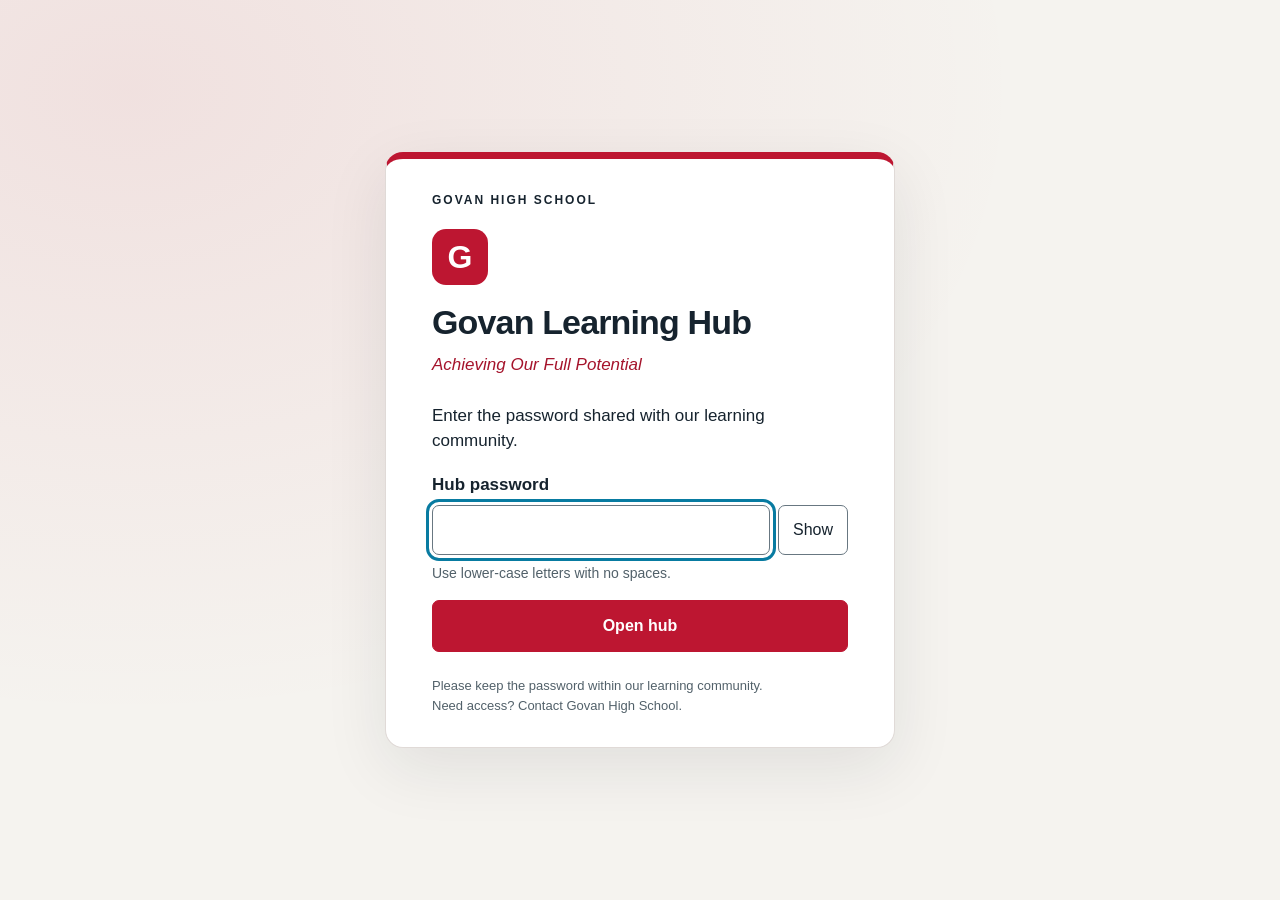
<file: geography.html>
<!doctype html><html class="ghs-locked" lang="en"><link rel="stylesheet" href="hub-access.css?v=20261124"><script src="hub-access.js?v=20261124" data-hub="community" data-title="Govan Learning Hub" data-verifier="d5944409f978dfe7dc359425b081fd86073fe5f1f10460f309d95cc919be0e04"></script><head><meta charset="utf-8"><meta name="viewport" content="width=device-width,initial-scale=1"><title>Govan High School | Geography Learning Hub</title><meta name="description" content="BGE and Senior Phase Geography at Govan High: enquiry, geographical skills and assignment support."><style>
:root{--red:#bd1631;--red2:#8c1028;--ink:#16232e;--paper:#f5f3ef;--muted:#52616a;--line:#deded9}*{box-sizing:border-box}body{margin:0;background:var(--paper);color:var(--ink);font:17px/1.6 'Segoe UI',Arial,sans-serif}a{color:var(--red)}button,input,select,textarea{font:inherit}button,a{touch-action:manipulation}button{cursor:pointer}:focus-visible{outline:3px solid #087ba1;outline-offset:4px}.skip{position:absolute;top:-100px;padding:12px;background:white;z-index:99}.skip:focus{top:0}header{background:white;padding:22px max(20px,calc((100% - 1240px)/2));display:flex;gap:20px;align-items:center;border-top:7px solid var(--red)}header img{width:86px;height:86px;object-fit:contain}.school{font-size:calc(12px * var(--text-scale,1));font-weight:800;letter-spacing:2px}h1{font-size:clamp(25px,3.8vw,40px);line-height:1.15;margin:3px 0}.motto{color:var(--red);font-style:italic;font-size:calc(15px * var(--text-scale,1));margin:5px 0}.status{margin-left:auto;font-size:calc(12px * var(--text-scale,1));border:1px solid #ddd;padding:8px 12px;border-radius:7px}nav{display:flex;gap:7px;background:var(--ink);padding:9px max(12px,calc((100% - 1240px)/2));position:sticky;top:0;z-index:20;overflow:auto}nav a{color:white;padding:8px 13px;border-radius:5px;text-decoration:none;white-space:nowrap;font-size:calc(15px * var(--text-scale,1))}nav a[aria-current=page]{background:var(--red)}main{max-width:1240px;margin:auto;padding:28px 22px 65px;min-height:65vh}h2{font-size:clamp(28px,3.6vw,43px);line-height:1.15;margin:10px 0 18px}h3{line-height:1.3}p{max-width:85ch}.hero{background:linear-gradient(118deg,#16232e 42%,#8c1028);color:white;border-radius:18px;padding:40px;position:relative;overflow:hidden;display:grid;grid-template-columns:1.25fr .75fr;gap:28px}.hero h2{font-size:clamp(35px,4.5vw,56px);margin:16px 0}.hero p{color:#eee6e9}.eyebrow,.tag{font-size:calc(11px * var(--text-scale,1));font-weight:800;letter-spacing:1.6px;text-transform:uppercase}.tag{color:var(--muted)}.button{display:inline-block;background:var(--red);color:white;padding:11px 18px;border:0;border-radius:7px;text-decoration:none;font-weight:700;font-size:calc(15px * var(--text-scale,1))}.secondary{background:white;color:var(--ink);border:1px solid #c4c9ca}.button:disabled{background:#eee;color:#6b6b6b;cursor:default;border:1px solid #ccc}.row{display:flex;gap:10px;flex-wrap:wrap;align-items:center}.grid{display:grid;grid-template-columns:repeat(3,1fr);gap:18px}.four{grid-template-columns:repeat(4,1fr)}.two{display:grid;grid-template-columns:1fr 1fr;gap:22px}.card,.panel{background:white;border:1px solid var(--line);border-radius:13px;padding:24px}.panel{margin:22px 0}.card{border-top:5px solid var(--accent,var(--red))}.card h3{margin:12px 0}.card p{font-size:calc(15px * var(--text-scale,1));color:var(--muted)}.card .number{display:grid;place-content:center;background:var(--accent,var(--red));color:white;width:43px;height:43px;border-radius:50%;font-weight:800}.unit-card{border-top:5px solid var(--accent);display:flex;flex-direction:column;align-items:flex-start}.unit-card .button{margin-top:auto}.unit-icon{font-size:calc(30px * var(--text-scale,1));background:#f4f1ed;width:58px;height:58px;display:grid;place-content:center;border-radius:13px}.section-head{display:flex;justify-content:space-between;gap:24px;align-items:end;margin:36px 0 20px}.section-head p{max-width:460px;color:var(--muted)}.values{display:flex;gap:10px 24px;justify-content:center;flex-wrap:wrap;margin:24px 0;color:var(--red);font-size:calc(12px * var(--text-scale,1));font-weight:800}.small{font-size:calc(13px * var(--text-scale,1));color:var(--muted)}.pill{display:inline-block;background:#ece8e3;border-radius:30px;padding:4px 10px;font-size:calc(11px * var(--text-scale,1));font-weight:750;color:#52616a}.pill.ready{background:#e5f3ed;color:#176b52}.note{background:#fff5df;border-left:4px solid #a77000;padding:16px 20px;border-radius:4px;margin:20px 0;font-size:calc(14px * var(--text-scale,1))}.bigidea{padding:25px 28px;background:#fff1f3;border-left:6px solid var(--red);border-radius:8px;margin:25px 0}.bigidea p{font-size:calc(23px * var(--text-scale,1));line-height:1.4;margin:10px 0;font-weight:700}.steps{counter-reset:step;list-style:none;padding:0}.steps li{position:relative;padding:4px 0 15px 42px}.steps li:before{counter-increment:step;content:counter(step);position:absolute;left:0;top:4px;background:var(--ink);color:white;width:28px;height:28px;border-radius:50%;text-align:center;font-size:calc(14px * var(--text-scale,1));line-height:28px}li{margin-bottom:9px}.back{display:inline-block;margin:0 0 20px;text-decoration:none;font-size:calc(14px * var(--text-scale,1));font-weight:750}.searchbar{display:flex;gap:12px;flex-wrap:wrap;margin:22px 0}input,select,textarea{border:1px solid #b6bfc3;border-radius:7px;background:white;padding:12px;max-width:100%}input[type=search]{flex:1;min-width:180px}textarea{width:100%;min-height:110px}label{display:block;font-weight:700;margin:15px 0 7px}.reflection label{font-size:calc(15px * var(--text-scale,1))}.check{display:flex;align-items:start;gap:10px;margin:12px 0;font-size:calc(15px * var(--text-scale,1))}.check input{margin-top:7px;flex-shrink:0;width:20px;height:20px;accent-color:var(--red)}details{padding:16px 0;border-top:1px solid #ddd}summary{font-weight:750;cursor:pointer}.lesson-list{display:grid;gap:16px}.lesson-row{display:flex;gap:20px;align-items:center;background:white;border:1px solid var(--line);padding:22px;border-radius:12px}.lesson-row .num{background:#ece8e3;min-width:46px;height:46px;display:grid;place-content:center;font-weight:bold;border-radius:50%}.lesson-row h3{margin:4px 0}.lesson-row p{margin:6px 0;font-size:calc(14px * var(--text-scale,1));color:var(--muted)}.lesson-row .button{margin-left:auto;white-space:nowrap}.teacher-card{border-top:4px solid var(--red)}.teacher-card .initials{border-radius:50%;display:grid;place-content:center;background:#f8e8eb;color:var(--red);width:54px;height:54px;font-size:calc(19px * var(--text-scale,1));font-weight:800}.journey{display:grid;grid-template-columns:1fr 1fr;gap:10px;align-content:center}.journey div{background:#ffffff10;border:1px solid #ffffff30;border-radius:12px;padding:16px}.journey span{font-size:calc(26px * var(--text-scale,1));display:block}.journey strong{font-size:calc(13px * var(--text-scale,1))}.progress{height:8px;background:#e4e6e5;border-radius:10px;overflow:hidden;margin:12px 0}.progress div{height:100%;background:var(--red)}.tool{border-left:5px solid var(--accent)}footer{max-width:1240px;margin:auto;padding:24px 22px;border-top:1px solid #ddd;color:var(--muted);font-size:calc(13px * var(--text-scale,1))}.footer-brand{display:flex;gap:14px;align-items:center}.footer-brand img{width:58px;height:58px;object-fit:contain}.empty{padding:25px}.planned{opacity:.85}.page-title{max-width:850px}.save-status{font-size:calc(13px * var(--text-scale,1));color:#176b52;min-height:22px}.actions{margin-top:20px}.lesson-note{color:var(--muted);font-size:calc(13px * var(--text-scale,1))}.mini{font-size:calc(12px * var(--text-scale,1));padding:6px 10px}.routine{background:#eef4f8;border-left:4px solid #1267a5;padding:18px;border-radius:5px}.form-hint{font-size:calc(13px * var(--text-scale,1));color:var(--muted);margin:8px 0}.resource-row{display:flex;gap:15px;align-items:center;border-top:1px solid #ddd;padding:18px 0}.resource-row a,.resource-row button{margin-left:auto}.teacher-detail{border-top:5px solid var(--red)}
@media(max-width:950px){.four,.grid{grid-template-columns:repeat(2,1fr)}.hero{grid-template-columns:1fr}.journey{grid-template-columns:repeat(4,1fr)}.status{display:none}}@media(max-width:650px){header{padding:16px;gap:12px}header img{width:64px;height:68px}.school{font-size:calc(10px * var(--text-scale,1))}h1{font-size:calc(25px * var(--text-scale,1))}.motto{font-size:calc(12px * var(--text-scale,1))}main{padding:20px 15px 50px}nav a{font-size:calc(14px * var(--text-scale,1));padding:8px 10px}.hero{padding:26px}.journey{grid-template-columns:1fr 1fr}.four,.grid,.two{grid-template-columns:1fr}.section-head{display:block}.lesson-row{flex-wrap:wrap;gap:12px}.lesson-row .button{margin-left:58px}.panel,.card{padding:20px}.resource-row{flex-wrap:wrap}.resource-row button{margin-left:0}.bigidea{padding:20px}.bigidea p{font-size:calc(21px * var(--text-scale,1))}}@media print{nav,.no-print,.status{display:none!important}body{background:white}main{padding:0}.hero{background:white;color:black}.hero p{color:black}.panel,.card,.bigidea{break-inside:avoid}.two{display:block}textarea{min-height:100px}footer{font-size:calc(10px * var(--text-scale,1))}}

.grid{margin-top:22px}.table-wrap{overflow:auto}table{border-collapse:collapse;width:100%;font-size:calc(15px * var(--text-scale,1))}th,td{padding:13px;text-align:left;border:1px solid #ddd;vertical-align:top}th{background:#edf1f4}svg{max-width:100%;height:auto}h4{margin-bottom:6px}.hero{margin-bottom:24px}nav{flex-wrap:wrap}@media(max-width:650px){nav{flex-wrap:nowrap}.grid{margin-top:18px}}h1{font-size:calc(clamp(25px,3.8vw,40px) * var(--text-scale,1))}h2{font-size:calc(clamp(28px,3.6vw,43px) * var(--text-scale,1))}.hero h2{font-size:calc(clamp(35px,4.5vw,56px) * var(--text-scale,1))}
:root{--text-scale:1}.access-tools{max-width:1240px;margin:0 auto;padding:14px 22px;background:var(--paper)}.access-row{display:flex;align-items:start;gap:12px;flex-wrap:wrap}.access-row>label{margin:11px 0;font-size:15px}.access-row select{min-height:45px}.access-options{display:flex;flex-wrap:wrap;align-items:start;gap:12px;max-width:100%;padding-top:12px}.access-options label{margin-top:0}.access-options>.row{flex-basis:100%}.access-tools details{border:0;padding:10px 0;flex:1;min-width:240px}.access-tools summary{font-size:15px}.access-tools .save-status:empty{display:none}body{font-size:calc(17px * var(--text-scale))}body.wide-spacing p,body.wide-spacing li,body.wide-spacing td,body.wide-spacing label{line-height:2.05!important}html[dir=rtl] .school,html[dir=rtl] .eyebrow,html[dir=rtl] .tag{letter-spacing:0}html[dir=rtl] .status{margin-left:0;margin-right:auto}html[dir=rtl] .steps li{padding-left:0;padding-right:42px}html[dir=rtl] .steps li:before{left:auto;right:0}html[dir=rtl] .note,html[dir=rtl] .routine,html[dir=rtl] .bigidea{border-left:0;border-right:4px solid var(--red)}html[dir=rtl] th,html[dir=rtl] td{text-align:right}svg{direction:ltr}input[inputmode=numeric],input[inputmode=decimal]{direction:ltr;text-align:left}textarea{unicode-bidi:plaintext}body[data-theme=cream]{--paper:#fff3db}body[data-theme=cream] .card,body[data-theme=cream] .panel{background:#fff9eb}body[data-theme=blue]{--paper:#eaf3fa}body[data-theme=blue] .card,body[data-theme=blue] .panel{background:#f4faff}body[data-theme=contrast]{--paper:#000;--ink:#fff;--muted:#fff;--line:#fff;--red:#ffd600}body[data-theme=contrast] header,body[data-theme=contrast] nav,body[data-theme=contrast] .hero,body[data-theme=contrast] .card,body[data-theme=contrast] .panel,body[data-theme=contrast] .note,body[data-theme=contrast] .routine,body[data-theme=contrast] .bigidea,body[data-theme=contrast] th,body[data-theme=contrast] td,body[data-theme=contrast] .access-tools{background:#000;color:#fff;border-color:#fff}body[data-theme=contrast] .hero p,body[data-theme=contrast] .tag,body[data-theme=contrast] .small{color:#fff}body[data-theme=contrast] .button,body[data-theme=contrast] nav a[aria-current=page]{background:#ffd600;color:#000}body[data-theme=contrast] .secondary,body[data-theme=contrast] .pill,body[data-theme=contrast] .unit-icon,body[data-theme=contrast] input,body[data-theme=contrast] select,body[data-theme=contrast] textarea{background:#fff;color:#000}body[data-theme=contrast] nav a{color:#fff}body[data-theme=contrast] .steps li:before{color:#000;background:#fff}body[data-theme=contrast] svg{background:#fff;color:#000}body[data-theme=contrast] svg text{fill:#000}body[data-theme=contrast] :focus-visible{outline-color:#00e5ff}@media(prefers-reduced-motion:reduce){*{scroll-behavior:auto!important;transition:none!important;animation:none!important}}@media(max-width:650px){.access-tools{padding:12px 15px}.access-tools details{flex-basis:100%}.access-row{align-items:center}.access-options{display:block}.access-options>div{margin-bottom:12px}nav{position:static}.access-row .button{font-size:14px}}@media print{.access-tools{display:none!important}}
</style><style>
.space-choices{display:grid;grid-template-columns:repeat(2,minmax(0,1fr));gap:1.2rem;margin:1.5rem 0}.space-choice{border:2px solid #aab2b8;border-radius:18px;padding:1.2rem;background:var(--paper,#fff);color:inherit;display:flex;flex-direction:column}.space-choice.selected{border:3px solid #bd1631;box-shadow:0 4px 16px #16232e12}.space-choice h3{margin:.25rem 0}.space-choice svg{display:block;width:100%;max-width:410px;align-self:center;height:auto;margin:.5rem 0}.space-choice p{margin:.4rem 0 1rem}.space-choice button{margin-top:auto;width:100%;min-height:48px}.space-legend{display:flex;flex-wrap:wrap;gap:1.2rem;font-size:.9em;margin-bottom:1rem}.space-dot{display:inline-block;width:.85em;height:.85em;border-radius:50%;margin-inline-end:.4rem}.space-caption{font-size:.9em}.space-choice .focus-label{font-weight:750;color:inherit}.space-choices .space-neutral{fill:#e8e8e4}.space-choices .space-board{fill:#16232e}.space-choices .space-board-line{stroke:#fff;stroke-width:3;stroke-linecap:round}@media(max-width:650px){.space-choices{grid-template-columns:1fr}}@media(prefers-contrast:more){.space-choice{border-width:3px}}
</style><style>.course-hero{display:grid;grid-template-columns:1.1fr 1fr;align-items:center;gap:2rem;border-radius:20px;background:#e6eee8;padding:2rem;margin:1.5rem 0;color:#16232e}.course-hero h3{font-size:1.65em;line-height:1.2}.topic-art{width:100%;height:auto;display:block;border-radius:16px}.topic-art text{font-family:system-ui,sans-serif;font-size:15px;fill:#183e4a}.topic-art text[fill="#fff"]{fill:white}.course-topic-card .topic-art{margin-bottom:1rem}.course-topic-card h4{font-size:1.25em;margin:.6rem 0}.course-section{margin:2.5rem 0}.course-section>.row{justify-content:space-between}.process-chain{padding:0;list-style:none;counter-reset:process}.process-chain li{counter-increment:process;position:relative;padding:.8rem .8rem .8rem 3rem;margin:.5rem 0;border:1px solid #9baeb5;border-radius:10px}.process-chain li:before{content:counter(process);position:absolute;inset-inline-start:.7rem;font-weight:800;color:#bd1631}.practice-figure{margin:1rem auto;max-width:650px}.practice-figure svg{width:100%;height:auto}.practice-figure svg text{font:12px system-ui,sans-serif;fill:#173b48}.practice-figure svg text[fill="#fff"]{fill:white}.practice-figure figcaption{font-size:.9em;margin:.7rem 0}.model-answer{margin-top:1.2rem;padding:1rem;border-inline-start:4px solid #27835d;background:#eef4ed;color:#16232e}.course-section .card{display:flex;flex-direction:column}.course-section .card>a{margin-top:auto}.course-hero .row{flex-wrap:wrap}body[data-theme="contrast"] .course-hero{border:2px solid currentColor}@media(max-width:760px){.course-hero{grid-template-columns:1fr;padding:1.2rem;gap:1rem}.course-hero .topic-art{max-height:240px}.practice-figure svg text{font-size:12px}}
</style><style>.my-learning-welcome{display:grid;grid-template-columns:1.2fr 1fr;align-items:center;gap:2rem}.my-learning-art{display:block;width:100%;height:auto;max-width:390px;justify-self:end;border-radius:20px}.my-learning-heading{display:flex;align-items:center;gap:1rem}.my-learning-heading .my-learning-art{width:128px;flex-shrink:0;margin-inline-start:0}@media(min-width:1050px){nav{gap:.15rem}nav a{padding:.55rem .6rem}}nav a[data-nav="my-learning"]{display:inline-flex;align-items:center;gap:.4rem}@media(max-width:650px){.my-learning-welcome{grid-template-columns:1fr;gap:1rem}.my-learning-welcome .my-learning-art{max-width:300px;justify-self:center}.my-learning-heading .my-learning-art{width:95px}}</style><style>.my-learning-welcome .my-learning-art{max-width:600px}.my-learning-heading{display:grid;grid-template-columns:.8fr 1.4fr;gap:1.5rem;align-items:center;padding:1.5rem;background:#e5eeea;border-radius:20px;margin:.7rem 0 1.2rem;color:#16232e}.my-learning-heading h2{margin:0}.my-learning-heading .my-learning-art{width:100%;max-width:600px;margin:0;justify-self:end}@media(max-width:650px){.my-learning-heading{grid-template-columns:1fr;padding:1rem;gap:1rem}.my-learning-heading .my-learning-art{width:100%;max-width:none}.my-learning-welcome .my-learning-art{max-width:none}}</style><style>.theme-landscape{width:100%;height:auto;display:block;border-radius:18px}.theme-section-heading{display:grid;grid-template-columns:.8fr 1.4fr;align-items:center;gap:1.5rem;padding:1.5rem;background:#e5eeea;border-radius:20px;margin:.7rem 0 1.2rem;color:#16232e}.theme-section-heading h2{margin:0}.theme-section-heading .theme-landscape{max-width:600px;justify-self:end}.theme-home-card{display:flex;flex-direction:column;overflow:hidden}.theme-home-card>.theme-landscape{margin-bottom:1.1rem}.theme-home-card>a{margin-top:auto;align-self:flex-start}.home-theme-visual>.theme-landscape{margin-bottom:1rem}.home-theme-visual .journey{padding:1rem;gap:.7rem}.home-theme-visual .journey span{font-size:1.2rem}.home-theme-visual .journey strong{font-size:.9rem}@media(max-width:650px){.theme-section-heading{grid-template-columns:1fr;padding:1rem;gap:1rem}.theme-section-heading .theme-landscape{max-width:none}.home-theme-visual .journey{padding:.7rem}}</style><style>#career-university,#career-college,#career-options{scroll-margin-top:100px}#career-cards .card{display:flex;flex-direction:column}#career-cards .card>a{margin-top:auto;align-self:flex-start}nav{flex-wrap:wrap}</style><style id="subject-background">:root{--paper:#edf3e9}body:not([data-theme="cream"]):not([data-theme="blue"]):not([data-theme="contrast"]):not([data-reading="cream"]):not([data-reading="blue"]):not([data-reading="contrast"]){background-color:#edf3e9;background-image:url("data:image/svg+xml,%3Csvg%20xmlns%3D%22http%3A%2F%2Fwww.w3.org%2F2000%2Fsvg%22%20width%3D%221440%22%20height%3D%221100%22%20viewBox%3D%220%200%201440%201100%22%3E%3Cg%20fill%3D%22none%22%20stroke%3D%22%23507a60%22%20stroke-width%3D%221.5%22%20opacity%3D%22.14%22%3E%3Cpath%20d%3D%22M-100%20210q190-100%20250%2035t-80%20180-170%20145M-100%20230q170-88%20225%2029T54%20399-100%20544M-100%20252q150-76%20202%2020T42%20375-100%20515M-100%20275q130-70%20178%209T28%20351-100%20488%22%2F%3E%3Cpath%20d%3D%22M1460%20540q-175-60-208%2070t96%20197%20113%20151M1460%20565q-151-48-184%2052t83%20166%20102%20144M1460%20590q-130-40-159%2037t72%20136%2088%20134M1460%20616q-106-33-134%2022t62%20107%2072%20124%22%2F%3E%3C%2Fg%3E%3Cg%20fill%3D%22none%22%20stroke%3D%22%236e947b%22%20stroke-width%3D%221.2%22%20opacity%3D%22.10%22%3E%3Cpath%20d%3D%22M0%20995l65-65%2050%2039%2075-100%2084%20111%2065-42%20102%20101m-349-84l24-3%2013%2020m43-51%2019%204%2016-6%22%2F%3E%3Ccircle%20cx%3D%221349%22%20cy%3D%22213%22%20r%3D%2239%22%2F%3E%3Cpath%20d%3D%22M1349%20164v98m-49-49h98m-49-35l-10%2035%2010-7%2010%207z%22%2F%3E%3C%2Fg%3E%3C%2Fsvg%3E");background-size:1440px 1100px;background-repeat:repeat-y;background-position:center top}body[data-theme="cream"],body[data-theme="blue"],body[data-theme="contrast"],body[data-reading="cream"],body[data-reading="blue"],body[data-reading="contrast"]{background-image:none}@media(max-width:760px){body:not([data-theme="cream"]):not([data-theme="blue"]):not([data-theme="contrast"]):not([data-reading="cream"]):not([data-reading="blue"]):not([data-reading="contrast"]){background-size:1100px auto}}@media print{body{background:#fff!important;background-image:none!important}}</style><link rel="stylesheet" href="shared.css"><link rel="stylesheet" href="enrichment.css?v=20261126-final"></head><body data-legacy="geography"><a class="skip" href="#main">Skip to content</a><header><img src="ef0ff446a511887976.jpg" alt="Govan High School badge"><div><div class="school">GOVAN HIGH SCHOOL</div><h1>Geography Learning Hub</h1><p class="motto">Together, achieving our full potential.</p></div><div class="status">BGE &amp; Senior Phase<br><strong>Department review version</strong></div></header><nav aria-label="Main navigation"><a href="#home" data-nav="home">Home</a><a href="#courses" data-nav="courses">Our courses</a><a href="#deeper" data-nav="deeper">Go deeper</a><a href="#skills" data-nav="skills">Geographical skills</a><a href="#assignments" data-nav="assignments">Assignments</a><a href="#ipad" data-nav="ipad">iPad learning</a><a href="#resources" data-nav="resources">Resources</a><a href="#community" data-nav="community">Our community</a><a href="#language-help" data-nav="language-help">EAL &amp; language support</a></nav><main id="main" tabindex="-1"></main><footer><div class="footer-brand"><img src="ef0ff446a511887976.jpg" alt=""><div><strong>Govan High School · Geography</strong><br>Respect · Responsibility · Perseverance · Integrity · Excellence<br>Together, achieving our full potential.</div></div><p>School resources, dates and discussion connections await department content. External links require internet access. Drafts stay in this browser and are not sent to school.</p><p>Assessment sources: Qualifications Scotland / SQA assessment tasks and Understanding Standards. Checked 13 November 2026. Follow current teacher instructions.</p></footer><script id="geo-data" type="application/json">{"skills": [{"id": "grid", "icon": "⌖", "title": "Grid references", "area": "OS maps", "intro": "Locate a square, then locate a point more precisely.", "learn": ["Read eastings first, then northings. A four-figure reference identifies a grid square using its lower-left corner.", "For six figures, estimate tenths across and tenths up the square. Write all three easting digits before the three northing digits."], "task": ["Use the practice grid below. Find the square containing point P.", "Estimate how far P is across and up that square, then give its six-figure reference.", "Open OS Mapzone and try the same skill with its map examples."], "produce": "A four-figure and a six-figure reference, with an explanation of the order.", "check": "Can you explain why the fourth digit of a six-figure reference is the first northing digit?", "stretch": "Choose a different point in the same square. What stays the same and what changes?", "link": "https://www.ordnancesurvey.co.uk/mapzone/map-skills"}, {"id": "scale", "icon": "📏", "title": "Scale and distance", "area": "OS maps", "intro": "Convert a map measurement into distance on the ground.", "learn": ["At 1:25,000, 1 cm represents 250 m. At 1:50,000, 1 cm represents 500 m.", "Measure a straight route with a ruler. For a curved route, use a strip of paper or a sequence of short measurements. A resized screen image needs its displayed scale bar."], "task": ["At 1:25,000, calculate the ground distance represented by 6.4 cm.", "Explain why measuring centimetres on a zoomed screenshot can mislead.", "Use a teacher-provided map and scale bar to compare a straight-line distance with a route distance."], "produce": "A calculation with units and two distances from a real map.", "check": "Have you used the map’s actual scale and converted metres to kilometres correctly?", "stretch": "Explain why a route can be shorter on a map but harder on the ground.", "link": "https://www.ordnancesurvey.co.uk/mapzone/map-skills"}, {"id": "relief", "icon": "⛰️", "title": "Contours, relief and direction", "area": "OS maps", "intro": "Use contour patterns to interpret the shape of the land.", "learn": ["Contours join points of equal height. Check the contour interval in the map information.", "Closely spaced contours indicate a steeper slope. Wider spacing indicates a gentler slope.", "Use contour values, spot heights and compass directions together to describe relief."], "task": ["On an OS extract, identify a steep and a gentle slope. Support each choice with map evidence.", "Describe the direction and height change along a route.", "Sketch a simple cross-profile, keeping a clear horizontal and vertical scale."], "produce": "Two evidence-based descriptions and an annotated profile.", "check": "Have you checked heights rather than assumed every closed contour is the highest point?", "stretch": "Explain how relief could influence a land use or route choice.", "link": "https://www.ordnancesurvey.co.uk/mapzone/map-skills"}, {"id": "symbols", "icon": "🗺️", "title": "Map symbols and land use", "area": "OS maps", "intro": "Use the key and location evidence to explain a landscape.", "learn": ["Check the map key rather than guessing a symbol.", "Descriptions identify what is there. Explanations connect the evidence to a geographical reason."], "task": ["Find three land uses on a teacher-selected OS extract. Give a grid reference for each.", "Choose one use and explain why its location may be suitable using relief, access or nearby features.", "Check whether the map provides evidence for your reason or whether you need another source."], "produce": "Three located observations and one supported explanation.", "check": "Does your explanation use specific map evidence?", "stretch": "Consider a competing land use and explain a possible conflict.", "link": "https://www.ordnancesurvey.co.uk/mapzone/map-skills"}, {"id": "fieldwork", "icon": "🔎", "title": "Plan a geographical enquiry", "area": "Fieldwork", "intro": "Turn a question into a fair and manageable investigation.", "learn": ["Start with a question that evidence can help answer. Choose measures that relate to it.", "Record how, where, when and why you will collect information, and how you will keep conditions comparable."], "task": ["Try the enquiry planner for a question about school-ground microclimates or a teacher-selected local area.", "Choose two complementary methods and explain what each would show.", "Identify a limitation and an improvement before collecting anything."], "produce": "An enquiry plan with question, methods, evidence and limitations.", "check": "Would the planned evidence actually help answer your question?", "stretch": "Explain how a different day or season might affect your conclusion.", "link": "https://www.rgs.org/schools/fieldwork-in-schools"}, {"id": "sampling", "icon": "▦", "title": "Sampling and reliability", "area": "Fieldwork", "intro": "Choose a sample that represents what you are investigating.", "learn": ["Systematic sampling uses regular intervals. Random sampling gives each eligible member a chance of selection. Stratified sampling includes relevant subgroups.", "Location, time and weather can affect how representative results are. A large sample can still be biased."], "task": ["Compare taking measurements at fixed intervals with choosing only the easiest places to reach.", "Explain which locations or groups your plan could miss.", "Suggest a feasible change and state which limitation it addresses."], "produce": "A justified sampling plan and one specific limitation.", "check": "Have you explained the effect of the limitation, rather than just calling the data unreliable?", "stretch": "Compare two possible sampling approaches for the same enquiry.", "link": "https://www.field-studies-council.org/resources/14-16-geography/route-to-enquiry/methods/"}, {"id": "graphs", "icon": "📊", "title": "Present and interpret data", "area": "Data skills", "intro": "Choose a presentation that makes a pattern clear.", "learn": ["Choose the graph for the data: categories, change over time or relationships may need different approaches.", "Include a useful title, axes, units, scale and source. Describe patterns with figures and identify exceptions."], "task": ["Use the practice data in the enquiry planner or your teacher’s dataset. Choose a suitable graph and explain why.", "Describe two comparisons with figures.", "Add an explanation and identify an alternative factor you would need to check."], "produce": "A labelled graph, numerical comparisons and a reasoned explanation.", "check": "Is each claim supported by the data, and have you separated pattern from possible cause?", "stretch": "Present the same data a different way. What becomes easier or harder to see?", "link": "https://www.field-studies-council.org/resources/14-16-geography/route-to-enquiry/"}, {"id": "evaluate", "icon": "⚖️", "title": "Conclude and evaluate", "area": "Data skills", "intro": "Answer the question using evidence, then explain the limits.", "learn": ["A conclusion returns to the enquiry question and weighs the evidence.", "Evaluation explains how a method or source affects confidence in the findings and proposes a relevant improvement."], "task": ["Write a short answer to your enquiry question supported by two findings.", "Identify one limitation, explain its possible effect and propose a change that would help.", "State what further evidence could strengthen or challenge your judgement."], "produce": "A supported conclusion and a specific evaluation.", "check": "Does your conclusion fit the evidence without claiming more than it shows?", "stretch": "Consider a finding that does not fit your initial expectation.", "link": "https://www.field-studies-council.org/resources/14-16-geography/route-to-enquiry/methods/"}], "explore": [{"id": "climate", "title": "Climate detective", "provider": "National Geographic Education", "topic": "Climate Change", "url": "https://education.nationalgeographic.org/resource/earths-changing-climates/", "question": "What can a climate graph tell us, and what can it not tell us?", "steps": ["Open the resource and choose one graph. Identify its time period, units and source.", "Describe a pattern using figures and distinguish observations from explanations.", "Write a claim supported by the graph and one question requiring more evidence."], "produce": "An annotated graph or a 60-second explanation with a source note.", "stretch": "Compare with a second reputable dataset and explain whether they support the same claim."}, {"id": "earthquakes", "title": "Why do earthquakes cluster?", "provider": "National Geographic Education / Esri", "topic": "Natural Disasters", "url": "https://education.nationalgeographic.org/resource/exploring-earthquakes-and-their-causes/", "question": "How can spatial patterns help explain earthquake risk?", "steps": ["Use the resource’s earthquake map or a teacher-provided alternative. Identify two areas where events cluster.", "Describe the distribution and compare it with plate boundaries using accurate geographical terms.", "Explain why a map of earthquake locations alone cannot show how severe impacts on people will be."], "produce": "A located description, an explanation and one limitation.", "stretch": "Choose two earthquake case studies and compare vulnerability and preparation, not just magnitude."}, {"id": "weather", "title": "Weather or climate?", "provider": "National Geographic Education", "topic": "Weather", "url": "https://education.nationalgeographic.org/resource/weather-or-climate-whats-difference/", "question": "Why is one cold week not enough to describe a climate trend?", "steps": ["Read the resource and explain the difference between weather and climate in your own words.", "Create four examples and classify each as weather or climate.", "Explain what length and type of evidence would help investigate a claim about long-term change."], "produce": "Four classified examples and an explanation of the evidence needed.", "stretch": "Find an example of a weather claim in the news. Explain what it does and does not show about climate."}, {"id": "cities", "title": "Our Govan, a changing world", "provider": "National Geographic Education", "topic": "People and places", "url": "https://education.nationalgeographic.org/resource/urbanization/", "question": "How do cities create opportunities and challenges?", "steps": ["Use the resource to identify a reason cities grow and a possible consequence.", "Compare the idea with a teacher-selected map or photograph of Govan. Keep observation separate from inference.", "Suggest a question about local change and explain what evidence would help answer it."], "produce": "A local–global comparison and an enquiry question.", "stretch": "Evaluate a possible improvement to a place, considering who benefits and a trade-off."}, {"id": "forecast", "title": "Become a weather explainer", "provider": "Met Office", "topic": "Weather", "url": "https://weather.metoffice.gov.uk/learn-about/weather", "question": "Can I explain the weather instead of only describing it?", "steps": ["Choose a topic that links to your current class learning. Identify two key ideas and record the source.", "Create a short explanation or annotated diagram.", "Check a current forecast or teacher-provided weather map and connect the ideas to one feature."], "produce": "An explanation using correct terms and one real example.", "stretch": "Compare a forecast with later observations and discuss a possible reason for a difference."}], "examples": [{"id": "n5dundee", "level": "National 5", "year": "2023", "title": "Pedestrians and traffic in Dundee", "total": "20/20", "sections": "Research methods 6/6; findings, explanations and conclusion 14/14.", "evidence": "https://www.understandingstandards.org.uk/National-5-Files/Geography/Assignment/Assignment-2023/2023-24-n5-geography-assignment-candidate-1-evidence.pdf", "commentary": "https://www.understandingstandards.org.uk/National-5-Files/Geography/Assignment/Assignment-2023/2023-24-n5-geography-assignment-commentaries.pdf", "focus": "Commentary pages 1–2", "notice": ["The method section earns credit for specific detail about the survey and questionnaire.", "The commentary identifies the three-mark description limit before crediting explanations.", "A repeated point gains no further credit."], "task": "Locate one credited method detail, one credited explanation and the repeat point. Explain the difference."}, {"id": "n5mumbai", "level": "National 5", "year": "2023", "title": "Housing conditions within Mumbai", "total": "19/20", "sections": "Research methods 5/6; findings, explanations and conclusion 14/14.", "evidence": "https://www.understandingstandards.org.uk/National-5-Files/Geography/Assignment/Assignment-2023/2023-24-n5-geography-assignment-candidate-2-evidence.pdf", "commentary": "https://www.understandingstandards.org.uk/National-5-Files/Geography/Assignment/Assignment-2023/2023-24-n5-geography-assignment-commentaries.pdf", "focus": "Commentary pages 2–3", "notice": ["An unsupported claim that a 2009 source is reliable is not credited.", "Explanations connect conditions with consequences rather than simply list features."], "task": "Find the rejected reliability claim and one credited explanation. What makes the explanation more useful than a description alone?"}, {"id": "hestate", "level": "Higher", "year": "2023", "title": "Inner-city housing estate and suburb", "total": "25/30", "sections": "See the page-by-page commentary for the credited categories.", "evidence": "https://www.understandingstandards.org.uk/Higher-Files/Geography/Assignment/Assignment-2023/2023-24-higher-geography-assignment-candidate-1-evidence.pdf", "commentary": "https://www.understandingstandards.org.uk/Higher-Files/Geography/Assignment/Assignment-2023/2023-24-higher-geography-assignment-commentaries_.pdf", "focus": "Commentary pages 1–3", "notice": ["The commentary rewards comparisons backed by figures and explanations of findings.", "Evaluation of subjectivity earns research credit.", "Structure and terminology receive two communication marks."], "task": "On candidate page 3, find a numerical comparison and its explanation. Use the commentary to distinguish PI from analysis credit."}, {"id": "hdevelopment", "level": "Higher", "year": "2023", "title": "Development in Singapore and Chad", "total": "27/30", "sections": "See the page-by-page commentary for the credited categories.", "evidence": "https://www.understandingstandards.org.uk/Higher-Files/Geography/Assignment/Assignment-2023/2023-24-higher-geography-assignment-candidate-2-evidence.pdf", "commentary": "https://www.understandingstandards.org.uk/Higher-Files/Geography/Assignment/Assignment-2023/2023-24-higher-geography-assignment-commentaries_.pdf", "focus": "Commentary pages 3–5", "notice": ["Specific evaluation of sources receives research credit.", "A directly lifted temperature figure is identified without PI credit.", "Analysis links geographical factors to development."], "task": "Find one source evaluation, one lift and one credited analytical link. Explain why each is treated differently."}], "os": "https://www.ordnancesurvey.co.uk/mapzone/map-skills", "fsc": "https://www.field-studies-council.org/resources/14-16-geography/route-to-enquiry/methods/", "n5": "https://www.sqa.org.uk/sqa/files_ccc/n5-cat-geography.pdf", "higher": "https://www.sqa.org.uk/sqa/files_ccc/h-cat-geography.pdf"}</script><script>const DATA=JSON.parse(document.querySelector('#geo-data').textContent),main=document.querySelector('main');const esc=s=>String(s).replace(/[&<>"']/g,c=>({'&':'&amp;','<':'&lt;','>':'&gt;','"':'&quot;',"'":'&#39;'}[c]));const link=(url,text,cls='button')=>`<a href="${url}" class="${cls}">${text}</a>`;const ext=(url,text)=>`<a href="${url}" class="button secondary" target="_blank" rel="noopener noreferrer">${text}</a>`;const list=xs=>`<ul>${xs.map(x=>`<li>${x}</li>`).join('')}</ul>`;const title=(t,p)=>`<div class="tag">Govan High School · Geography</div><h2>${t}</h2><p>${p}</p>`;const read=k=>{try{return localStorage.getItem('govan-geo-'+k)}catch{return null}};const save=(k,v)=>{try{localStorage.setItem('govan-geo-'+k,v);return true}catch{return false}};
function form(key,fields){return `<form class="panel" id="draft" data-key="${key}"><h3>My Geography record</h3>${fields.map(([n,label])=>`<label for="f-${n}">${label}</label><textarea id="f-${n}" name="${n}"></textarea>`).join('')}<div class="row actions"><button type="button" class="button" data-save>Save on this device</button><button type="button" class="button secondary" data-download>Download my record</button></div><p id="draftStatus" class="save-status" role="status"></p><p class="small">Draft only. Nothing is submitted or sent to school. Share through the teacher’s agreed route.</p></form>`}
function home(){return `<section class="hero"><div><div class="eyebrow">Local roots. Global thinking.</div><h2>Our Govan.<br>Our world.</h2><p>Welcome to your Geography learning hub. Explore your course, investigate a question and use evidence to understand our changing planet.</p><div class="row">${link('#courses','Find your course')}${link('#skills','Build your skills','button secondary')}</div></div><div class="journey"><div><span>🌍</span><strong>Explore our planet</strong></div><div><span>🗺️</span><strong>Think spatially</strong></div><div><span>🔎</span><strong>Investigate places</strong></div><div><span>📊</span><strong>Explain with evidence</strong></div></div></section><div class="values"><span>Respect</span><span>Responsibility</span><span>Perseverance</span><span>Integrity</span><span>Excellence</span></div><div class="grid">${[['courses','📚','Your course','BGE topics and Senior Phase pathways.'],['deeper','🌍','Go deeper','National Geographic and other resources with enquiry challenges.'],['skills','⌖','Geographical skills','OS maps, fieldwork, data and evaluation.'],['assignments','🎯','Assignment explained','National 5 and Higher guidance, marks and real candidate examples.'],['ipad','📱','Your iPad toolkit','Annotate maps, explain graphs and capture evidence.'],['community','💬','Our Geography community','Questions, dates, drop-ins and Geography in action.']].map(([url,i,t,p])=>`<article class="card"><div class="unit-icon">${i}</div><h3>${t}</h3><p>${p}</p>${link('#'+url,'Explore')}</article>`).join('')}</div><section class="panel"><h3>Govan: our place in the world</h3><p>How does the Clyde connect people and places? How could local spaces become more sustainable? Start with a map or teacher-provided photograph and turn an observation into a question.</p><div class="row">${link('#enquiry','Plan a local enquiry')}${link('#explore-cities','Explore cities and change','button secondary')}</div></section>`}
function courses(){return title('Your Geography journey','Choose your pathway. The confirmed BGE topics are Climate Change, Natural Disasters and Weather.')+`<h3>BGE · S1–S3</h3><div class="grid">${[['climate','🌍','Climate Change','Causes, consequences and choices.'],['disasters','🌋','Natural Disasters','Hazards, impacts and responses.'],['weather','☁️','Weather','Observe, measure and explain patterns.']].map(([id,ic,t,p])=>`<article class="card"><div class="unit-icon">${ic}</div><h3>${t}</h3><p>${p}</p>${link('#topic-'+id,'Open topic')}</article>`).join('')}</div><p class="small">Year-group allocation, sequence and further BGE units await department confirmation.</p><h3>Senior Phase · S4–S6</h3><div class="grid">${[['n4','National 4'],['n5','National 5'],['higher','Higher']].map(([id,t])=>`<article class="card"><span class="pill">Department pathway to confirm</span><h3>${t}</h3><p>Course resources, skills and next steps.</p>${link('#senior-'+id,'Open pathway')}</article>`).join('')}</div>`}
const topics={climate:{title:'Climate Change',big:'Use evidence to explain a changing climate and evaluate possible responses.',ideas:['Distinguish short-term weather from long-term climate.','Connect greenhouse gas emissions to changes in the climate system.','Compare impacts and responses at different scales.'],task:'Create a cause–effect–response diagram using class sources. Explain each connection and identify who could act on it.',deep:'climate'},disasters:{title:'Natural Disasters',big:'A hazard’s impacts depend on both physical processes and people’s vulnerability.',ideas:['Locate hazards and describe their distribution.','Explain the physical process and distinguish primary from secondary effects.','Consider preparation, exposure and capacity to respond.'],task:'Use a teacher-selected case study. Organise evidence into causes, impacts and responses, then explain why impacts differed between places.',deep:'earthquakes'},weather:{title:'Weather',big:'Careful measurements help us describe and explain atmospheric conditions.',ideas:['Identify weather elements and their instruments and units.','Describe patterns using accurate observations.','Separate what you measured from what you predict.'],task:'Use a teacher-approved site or a supplied dataset to compare conditions over five days. Present the evidence and explain one limitation.',deep:'weather'}};
function topic(id){let t=topics[id];if(!t)return missing();return link('#courses','← Courses','back')+title(t.title,'BGE · Confirmed topic')+`<div class="bigidea"><span class="tag">Big geographical idea</span><p>${t.big}</p></div><div class="panel"><h3>What to revisit</h3>${list(t.ideas)}<h3>Show what you know</h3><p>${t.task}</p><div class="row">${link('#explore-'+t.deep,'Go deeper')}${link('#skills','Practise a skill','button secondary')}</div></div>`+form('topic-'+id,[['evidence','What did my work show?'],['next','What will I improve and check next?']])}
function senior(id){let t={n4:'National 4',n5:'National 5',higher:'Higher'}[id];if(!t)return missing();return link('#courses','← Courses','back')+title(t+' Geography','Use class resources and official guidance to practise and improve.')+`<div class="note">The department must confirm its qualifications, topics and case studies. This is a pathway space rather than a confirmed full course plan.</div><div class="panel"><h3>Study with a purpose</h3><ol class="steps"><li>Choose a current class topic and a question or skill to practise.</li><li>Attempt it independently, then compare with criteria or marking guidance.</li><li>Improve a specific weakness and try a fresh task.</li></ol><div class="row">${link('#skills','Practise geographical skills')}${id==='n4'?'':link('#assignment-'+(id==='higher'?'higher':'n5'),'Understand your assignment','button secondary')}${link('#resources','Official papers and resources','button secondary')}</div></div>`}
function skills(){return title('A geographer’s toolkit','Build skills through a clear explanation, a practical task and a check.')+`<div class="searchbar"><input type="search" id="skillSearch" aria-label="Search geographical skills" placeholder="Search maps, sampling, graphs…"><select id="skillFilter" aria-label="Filter skill area"><option value="">All skills</option><option>OS maps</option><option>Fieldwork</option><option>Data skills</option></select></div><div class="grid" id="skillCards"></div><div class="panel"><h3>Ready for an enquiry?</h3><p>Plan how to collect and use evidence before you begin.</p>${link('#enquiry','Open fieldwork planner')}</div>`}
function skillCards(){let q=(document.querySelector('#skillSearch')?.value||'').toLowerCase(),a=document.querySelector('#skillFilter')?.value;document.querySelector('#skillCards').innerHTML=DATA.skills.filter(s=>(!a||s.area===a)&&(s.title+' '+s.intro).toLowerCase().includes(q)).map(s=>`<article class="card"><div class="unit-icon">${s.icon}</div><span class="tag">${s.area}</span><h3>${s.title}</h3><p>${s.intro}</p>${link('#skill-'+s.id,'Practise this skill')}</article>`).join('')||'<p>No matching skills. Try another search.</p>'}
function gridSvg(){let lines='';for(let i=0;i<5;i++){let x=40+i*80,y=360-i*80;lines+=`<line x1="${x}" y1="40" x2="${x}" y2="360" stroke="#92adba"/><text x="${x}" y="384" text-anchor="middle">${10+i}</text><line x1="40" y1="${y}" x2="360" y2="${y}" stroke="#92adba"/><text x="25" y="${y+5}" text-anchor="end">${44+i}</text>`}return `<svg viewBox="0 0 410 420" role="img" aria-label="Practice grid. Eastings 10 to 14, northings 44 to 48. Point P is four tenths across and seven tenths up the square with lower-left corner 12 east, 45 north."><rect x="40" y="40" width="320" height="320" fill="#eef5ed"/>${lines}<path d="M50 100 Q180 150 190 230 T350 330" stroke="#6aafc8" stroke-width="12" fill="none"/><circle cx="232" cy="224" r="6" fill="#bd1631"/><text x="245" y="220" font-weight="bold">P</text><text x="200" y="410" text-anchor="middle" font-size="12">Illustrative practice grid · not an OS map</text></svg>`}
function skill(id){let s=DATA.skills.find(s=>s.id===id);if(!s)return missing();return link('#skills','← Geographical skills','back')+title(s.title,s.intro)+`<div class="panel"><h3>Understand it</h3>${list(s.learn)}${id==='grid'?`<div class="two"><div>${gridSvg()}</div><div><h3>Try before checking</h3><label for="answer-four">Four-figure reference for P</label><input id="answer-four" inputmode="numeric" placeholder="Four digits"><label for="answer-six">Six-figure reference for P</label><input id="answer-six" inputmode="numeric" placeholder="Six digits"><p><button class="button" id="checkGrid">Check my references</button></p><p id="quizStatus" role="status"></p></div></div>`:''}${id==='scale'?`<label for="distance">6.4 cm at 1:25,000: distance in km</label><input id="distance" inputmode="decimal"><button class="button" id="checkScale">Check calculation</button><p id="quizStatus" role="status"></p>`:''}<h3>Practise it</h3><ol class="steps">${s.task.map(t=>`<li>${t}</li>`).join('')}</ol><p><strong>Produce:</strong> ${s.produce}</p><div class="routine"><strong>Check</strong><p>${s.check}</p></div><details><summary>Go further</summary><p>${s.stretch}</p></details>${ext(s.link,'Official skill resource')}</div>`+form('skill-'+id,[['evidence','What did I produce and what did it show?'],['next','What will I practise next?']])}
function deeper(){return title('Go deeper. Think geographically.','Choose an enquiry, use the linked resource and produce something that shows your understanding.')+`<div class="note">National Geographic Education provides a starting point for exploration. External interactives need internet access; availability, sign-in prompts and school filtering can vary. Use a teacher-provided map or dataset if needed.</div><div class="grid">${DATA.explore.map(e=>`<article class="card"><span class="pill">${e.topic}</span><h3>${e.title}</h3><p>${e.question}</p><p class="small">${e.provider}</p>${link('#explore-'+e.id,'Start this enquiry')}</article>`).join('')}</div>`}
function enquiryActivity(id){let e=DATA.explore.find(e=>e.id===id);if(!e)return missing();return link('#deeper','← Go deeper','back')+title(e.title,e.question)+`<div class="panel"><p class="tag">${e.provider}</p>${ext(e.url,'Open the resource')}<h3>Read or explore, then do</h3><ol class="steps">${e.steps.map(t=>`<li>${t}</li>`).join('')}</ol><p><strong>Produce:</strong> ${e.produce}</p><details><summary>Take it further</summary><p>${e.stretch}</p></details><p class="small">Record the source, publication date where available, and access date. Identify an uncertainty instead of treating every statement as settled.</p></div>`+form('explore-'+id,[['claim','My claim or explanation'],['evidence','Evidence and source details'],['uncertain','What remains uncertain?'],['next','My next question or check']])}
function fieldwork(){return link('#skills','← Geographical skills','back')+title('Plan, collect, interpret, evaluate','A fieldwork enquiry begins with a question and ends with a judgement supported by evidence.')+`<div class="note">Plan outdoor work with your teacher and follow school arrangements. Do not independently enter rivers, roadside locations or restricted land. For practice at home, use the supplied sample data or teacher-approved secondary evidence.</div><div class="two"><div class="panel"><h3>Two possible local questions</h3><p>How do conditions differ between two approved sites on school grounds?</p><p>How does environmental quality vary between teacher-selected locations?</p><p class="small">These are suggestions, not confirmed Govan High trips or measured findings.</p></div><div class="panel"><h3>Think about your method</h3>${list(['What will I measure and in which units?','How will I select sites and keep the comparison fair?','When will I repeat observations?','Which limitation could affect the conclusion?'])}</div></div><div class="panel"><h3>Practice dataset: school-ground temperatures</h3><p class="small">Invented teaching data. These are not observations from Govan High.</p><div class="table-wrap"><table><thead><tr><th>Site</th><th>09:00</th><th>12:00</th><th>15:00</th></tr></thead><tbody><tr><td>A: open paved area</td><td>12°C</td><td>17°C</td><td>16°C</td></tr><tr><td>B: shaded grass</td><td>11°C</td><td>14°C</td><td>13°C</td></tr></tbody></table></div><p>Describe the largest difference, suggest a reason and explain why this single-day dataset cannot establish the cause.</p></div>`+form('fieldwork',[['question','My geographical question'],['methods','Methods: what, where, when, how and why?'],['sample','Sampling and fair comparisons'],['present','How will I present and analyse the data?'],['limits','Limitations, their effects and relevant improvements'],['conclusion','My conclusion and evidence, if I have completed the practice']])}
function assignments(){return title('SQA assignments explained','National 5 and Higher Geography: understand the task, recognise evidence and learn from examiner commentary.')+`<div class="note">Qualifications Scotland replaced SQA in February 2026. Existing SQA-branded documents remain in use. Guidance checked 13 November 2026. Confirm the current session’s instructions with your teacher.</div><div class="two">${[['n5','National 5','20 marks','Research methods and explained findings.'],['higher','Higher','30 marks','Research, evidence, geographical understanding and analysis.']].map(([id,t,m,p])=>`<article class="card"><span class="pill">${m}</span><h3>${t} assignment</h3><p>${p}</p>${link('#assignment-'+id,'Understand the assessment')}</article>`).join('')}</div><div class="panel"><h3>Learn from previous candidates</h3><p>Read the work first. Identify where it shows a skill. Then open the official commentary to check why credit was awarded or withheld.</p>${link('#examples','Explore marked examples')}</div>`}
const criteria={n5:[['Research methods',6,'Describe two methods specifically; a maximum of four marks can come from one.'],['Findings and conclusion',14,'Interpret evidence, explain findings and support the conclusion. Description is capped at three marks; reference to Processed Information matters.']],higher:[['Research',6,'Show detailed methods and/or evaluate sources.'],['Use of Processed Information',6,'Use evidence to support findings.'],['Geographical knowledge',6,'Develop relevant understanding.'],['Analysis',8,'Explain links, implications or contrasts.'],['Overall conclusion',2,'Reach a supported judgement.'],['Communication',2,'Organise clearly and use geographical terminology.']]};
function assignment(level){if(!criteria[level])return missing();let isN=level==='n5',name=isN?'National 5':'Higher';return link('#assignments','← Assignments','back')+title(name+' assignment',isN?'20 marks · 20% of course assessment · 60-minute report':'30 marks · 27% of course assessment · 90-minute report')+`<div class="panel"><h3>Where the marks are</h3><div class="table-wrap"><table><thead><tr><th>Area</th><th>Maximum</th><th>What to demonstrate</th></tr></thead><tbody>${criteria[level].map(([a,m,t])=>`<tr><td>${a}</td><td>${m}</td><td>${t}</td></tr>`).join('')}</tbody></table></div><p class="small">Summary of the September 2025 assessment task, valid from 2025–26 until further notice. Full instructions govern marking.</p>${ext(isN?DATA.n5:DATA.higher,'Current official assessment task (PDF)')}<h3>Research, then report</h3><p>Investigate a geographical question. The report is completed independently under supervision. During this stage, only the permitted Processed Information is available: up to two A4 sides or one A3 side. It must not be a draft report.</p><p>Use this hub for preparation. Follow your teacher’s assessment conditions; these planning forms are not an approved assessment resource.</p></div><div class="panel"><h3>Practise recognising the evidence</h3><p>Read a previous candidate’s work with its official commentary. Identify a credited point and explain what it demonstrates.</p>${link('#examples','Open candidate examples')}</div>`+form('assignment-'+level,[['learning','One assessment skill I need to develop'],['evidence','What did a practice task show?'],['next','My next practice action or question for my teacher']])}
function examples(){return link('#assignments','← Assignments','back')+title('Read the work. Find the evidence. Check the marks.','Real published candidate work from Understanding Standards, paired with the official examiner commentary.')+`<div class="note">These are 2023 exemplars, not current submission templates. Use them to understand standards alongside the current assessment task. Learn from the approach; produce your own research and writing.</div><div class="grid">${DATA.examples.map(e=>`<article class="card"><span class="pill">${e.level} · ${e.year}</span><h3>${e.title}</h3><p>Spot where the candidate demonstrates the assessed skills.</p>${link('#example-'+e.id,'Explore evidence and commentary')}</article>`).join('')}</div>`}
function example(id){let e=DATA.examples.find(e=>e.id===id);if(!e)return missing();return link('#examples','← All examples','back')+title(e.title,e.level+' · Candidate evidence published as 2023')+`<div class="panel"><div class="row">${ext(e.evidence,'Open candidate work (PDF)')}${ext(e.commentary,'Open official commentary (PDF)')}</div><h3>1. Try before revealing</h3><p>${e.task}</p><p>Note the candidate page and the skill you think is demonstrated.</p><details><summary>2. Reveal the official outcome and what to notice</summary><p><strong>Official total: ${e.total}</strong></p><p>${e.sections}</p><p class="small">${e.focus}. The observations below paraphrase the official commentary; they are not a new marking decision.</p>${list(e.notice)}</details><h3>3. Transfer the learning</h3><p>What would make your next practice response more precise? Identify an action about evidence or reasoning, rather than copying content from this candidate.</p></div>`+form('example-'+id,[['spot','Candidate page, evidence I spotted and predicted skill'],['check','What did the official commentary confirm or challenge?'],['next','What will I improve in a separate practice task?']])}
function ipad(){return title('Your iPad: a geographer’s toolkit','Use digital tools to reveal your thinking, not simply collect pictures.')+`<div class="grid">${[['📷','Annotate a population pyramid','Use a teacher-provided graph. Keep the axes visible, annotate three features with figures and explain an implication.'],['🎙️','Record an explanation','Explain a process in 60 seconds without reading notes. Listen back, check accuracy and improve a missing link.'],['🗺️','Capture fieldwork evidence','Where permitted, record a location code, time and units. Annotate photographs to show their relevance to the question.'],['📊','Graph a dataset','Use Numbers or Excel if available. Choose a suitable graph and label axes, units and source. Explain two patterns.'],['☁️','Create a weather report','Use actual observations or a class dataset. Separate measured conditions from forecasts and explain one feature.'],['📝','Turn notes into questions','Write five questions about a current topic. Attempt them with notes closed, check, correct and revisit later.']].map(([i,t,p])=>`<article class="card"><div class="unit-icon">${i}</div><h3>${t}</h3><p>${p}</p></article>`).join('')}</div><p class="small">Use apps enabled on your school device. Get permission before including people and follow teacher instructions for outdoor work and sharing.</p>`}
function resources(){return title('Papers, guidance and resources','Choose a resource, attempt a task and use evidence to improve.')+`<div class="panel"><h3>Past papers and course information</h3><div class="row">${ext('https://www.sqa.org.uk/pastpapers/findpastpaper.htm?level=N5&subject=Geography','National 5 papers')}${ext('https://www.sqa.org.uk/pastpapers/findpastpaper.htm?includeMiVal=&level=NH&subject=Geography','Higher papers')}${ext('https://www.sqa.org.uk/sqa/47446.html','National 5 course')}${ext('https://www.sqa.org.uk/sqa/46513.html','Higher course')}</div><h3>Use a paper actively</h3><ol class="steps"><li>Choose a question matching your class learning.</li><li>Attempt it before opening the marking instructions.</li><li>Identify the evidence, explanation or skill that needs improving.</li><li>Try a new question to check the improvement.</li></ol><p class="small">Department PowerPoints and worksheets await upload. No lesson files have been supplied for Geography yet.</p></div><div class="panel"><h3>Skill and enquiry resources</h3><div class="row">${ext(DATA.os,'OS Mapzone')}${ext(DATA.fsc,'Field Studies Council methods')}${link('#deeper','Independent enquiry activities','button secondary')}${link('#examples','Understanding Standards examples','button secondary')}</div></div>`}
function community(){return title('Our Geography community','Questions, dates and learning beyond the classroom.')+`<div class="two"><div class="panel"><h3>Ask the teacher or your peers</h3><span class="pill">School discussion link pending</span><p>Prepare a question with the topic, what you have tried and where you are stuck. Shared dialogue will use the approved class platform.</p></div><div class="panel"><h3>Homework, exams and drop-ins</h3><p>No department dates or rooms have been supplied. Confirm arrangements with your teacher.</p><p class="small">Dates will appear here once confirmed.</p></div></div><div class="panel"><h3>Govan geographers in action</h3><p>Fieldwork, investigations and approved pupil work will appear here when department images are supplied.</p><p class="small">No pupil photographs are currently displayed.</p></div>`+form('question',[['topic','My topic and question'],['tried','What I have tried and what help I need']])}
function missing(){return title('Page not found','Choose a section from the navigation.')+link('#home','Return home')}
let first=true;function render(){let h=location.hash.slice(1)||'home',nav=h.split('-')[0];if(h==='home')main.innerHTML=home();else if(h==='courses')main.innerHTML=courses();else if(h.startsWith('topic-'))main.innerHTML=topic(h.slice(6));else if(h.startsWith('senior-'))main.innerHTML=senior(h.slice(7));else if(h==='skills'){main.innerHTML=skills();skillCards()}else if(h.startsWith('skill-'))main.innerHTML=skill(h.slice(6));else if(h==='deeper')main.innerHTML=deeper();else if(h.startsWith('explore-'))main.innerHTML=enquiryActivity(h.slice(8));else if(h==='enquiry')main.innerHTML=fieldwork();else if(h==='assignments')main.innerHTML=assignments();else if(h.startsWith('assignment-'))main.innerHTML=assignment(h.slice(11));else if(h==='examples')main.innerHTML=examples();else if(h.startsWith('example-'))main.innerHTML=example(h.slice(8));else if(h==='ipad')main.innerHTML=ipad();else if(h==='resources')main.innerHTML=resources();else if(h==='community')main.innerHTML=community();else main.innerHTML=missing();let f=document.querySelector('#draft');if(f)try{let d=JSON.parse(read('draft-'+f.dataset.key)||'null');if(d)for(let [k,v]of Object.entries(d)){let el=f.elements.namedItem(k);if(el)el.value=v}}catch{}let active=['topic','senior'].includes(nav)?'courses':['skill','enquiry'].includes(nav)?'skills':nav==='explore'?'deeper':['assignment','examples','example'].includes(nav)?'assignments':nav;document.querySelectorAll('nav a').forEach(a=>{if(a.dataset.nav===active)a.setAttribute('aria-current','page');else a.removeAttribute('aria-current')});if(!first){window.scrollTo({top:0});main.focus({preventScroll:true})}first=false}
document.addEventListener('input',e=>{if(e.target.id==='skillSearch')skillCards()});document.addEventListener('change',e=>{if(e.target.id==='skillFilter')skillCards()});document.addEventListener('click',e=>{let b=e.target.closest('button');if(!b)return;if(b.id==='checkGrid'){let four=document.querySelector('#answer-four').value.replace(/\s/g,''),six=document.querySelector('#answer-six').value.replace(/\s/g,'');document.querySelector('#quizStatus').textContent=(four==='1245'?'Four figures: correct. ':'Four figures: P is in square 1245. ')+(six==='124457'?'Six figures: correct.':'Six figures: 124457. East 12.4, then north 45.7.')}if(b.id==='checkScale'){let v=Number(document.querySelector('#distance').value);document.querySelector('#quizStatus').textContent=Math.abs(v-1.6)<.0001?'Correct: 6.4 × 250 = 1,600 m = 1.6 km.':'6.4 × 250 = 1,600 m. Divide by 1,000 to get 1.6 km.'}if(b.hasAttribute('data-save')||b.hasAttribute('data-download')){let f=document.querySelector('#draft'),d=Object.fromEntries(new FormData(f)),s=document.querySelector('#draftStatus');if(b.hasAttribute('data-save'))s.textContent=save('draft-'+f.dataset.key,JSON.stringify(d))?'Draft saved on this device. Nothing has been submitted.':'This browser could not save. Download your record instead.';else{let text=['Govan High School · Geography',document.querySelector('main h2').textContent,''];for(let [k,v]of Object.entries(d)){let el=f.elements.namedItem(k);text.push(document.querySelector(`label[for="${el.id}"]`).textContent,v,'')}let url=URL.createObjectURL(new Blob([text.join('\n')],{type:'text/plain;charset=utf-8'})),a=document.createElement('a');a.href=url;a.download='My_Geography_'+f.dataset.key+'.txt';a.click();setTimeout(()=>URL.revokeObjectURL(url),1000);s.textContent='Record downloaded. Nothing has been submitted.'}}});window.addEventListener('hashchange',render);render();
</script><script id="arabic-dictionary" type="application/json">{"Govan High School | Geography Learning Hub": "مدرسة غوفان الثانوية | مركز تعلّم الجغرافيا", "Skip to content": "الانتقال إلى المحتوى", "Govan High School badge": "شعار مدرسة غوفان الثانوية", "GOVAN HIGH SCHOOL": "مدرسة غوفان الثانوية", "Geography Learning Hub": "مركز تعلّم الجغرافيا", "Together, achieving our full potential.": "معًا نحقّق كامل إمكاناتنا.", "BGE & Senior Phase": "التعليم العام الأساسي والمرحلة العليا", "Department review version": "نسخة لمراجعة القسم", "Main navigation": "التنقل الرئيسي", "Home": "الرئيسية", "Our courses": "مقرراتنا", "Go deeper": "تعمّق أكثر", "Geographical skills": "المهارات الجغرافية", "Assignments": "البحوث التقييمية", "iPad learning": "التعلّم باستخدام iPad", "Resources": "الموارد", "Our community": "مجتمعنا", "Govan High School · Geography": "مدرسة غوفان الثانوية · الجغرافيا", "Respect · Responsibility · Perseverance · Integrity · Excellence": "الاحترام · المسؤولية · المثابرة · النزاهة · التميّز", "School resources, dates and discussion connections await department content. External links require internet access. Drafts stay in this browser and are not sent to school.": "ننتظر من القسم موارد المدرسة ومواعيدها وروابط النقاش. تحتاج الروابط الخارجية إلى الإنترنت. تبقى المسودات في هذا المتصفح ولا تُرسل إلى المدرسة.", "Assessment sources: Qualifications Scotland / SQA assessment tasks and Understanding Standards. Checked 13 November 2026. Follow current teacher instructions.": "مصادر التقييم: مهام التقييم الصادرة عن Qualifications Scotland وSQA وموارد Understanding Standards. تم التحقق في 13 نوفمبر 2026. اتبع تعليمات معلّمك الحالية.", "Local roots. Global thinking.": "جذور محلية. تفكير عالمي.", "Our Govan.": "غوفان مدينتنا.", "Our world.": "والعالم عالمنا.", "Welcome to your Geography learning hub. Explore your course, investigate a question and use evidence to understand our changing planet.": "مرحبًا بك في مركز تعلّم الجغرافيا. استكشف مقررك، وابحث في سؤال، واستخدم الأدلة لفهم كوكبنا المتغيّر.", "Find your course": "ابحث عن مقررك ←", "Build your skills": "طوّر مهاراتك", "Explore our planet": "استكشف كوكبنا", "Think spatially": "فكّر مكانيًا", "Investigate places": "ادرس الأماكن", "Explain with evidence": "فسّر باستخدام الأدلة", "Respect": "الاحترام", "Responsibility": "المسؤولية", "Perseverance": "المثابرة", "Integrity": "النزاهة", "Excellence": "التميّز", "Your course": "مقررك", "BGE topics and Senior Phase pathways.": "موضوعات التعليم العام الأساسي ومسارات المرحلة العليا.", "Explore": "استكشف ←", "National Geographic and other resources with enquiry challenges.": "موارد National Geographic وغيرها مع أنشطة استقصاء.", "OS maps, fieldwork, data and evaluation.": "خرائط OS والعمل الميداني والبيانات والتقييم.", "Assignment explained": "شرح البحث التقييمي", "National 5 and Higher guidance, marks and real candidate examples.": "إرشادات National 5 وHigher والدرجات وأمثلة حقيقية من أعمال الطلاب.", "Your iPad toolkit": "أدوات iPad للتعلّم", "Annotate maps, explain graphs and capture evidence.": "علّق على الخرائط، واشرح الرسوم البيانية، وسجّل الأدلة.", "Our Geography community": "مجتمع الجغرافيا لدينا", "Questions, dates, drop-ins and Geography in action.": "أسئلة ومواعيد وجلسات دعم وأنشطة جغرافية.", "Govan: our place in the world": "غوفان: مكاننا في العالم", "How does the Clyde connect people and places? How could local spaces become more sustainable? Start with a map or teacher-provided photograph and turn an observation into a question.": "كيف يربط نهر كلايد بين الناس والأماكن؟ وكيف يمكن جعل الأماكن المحلية أكثر استدامة؟ ابدأ بخريطة أو صورة يوفّرها المعلّم وحوّل ملاحظتك إلى سؤال.", "Plan a local enquiry": "خطّط لاستقصاء محلي ←", "Explore cities and change": "استكشف المدن والتغيّر", "Your Geography journey": "رحلتك في تعلّم الجغرافيا", "Choose your pathway. The confirmed BGE topics are Climate Change, Natural Disasters and Weather.": "اختر مسارك. موضوعات التعليم العام الأساسي المؤكدة هي تغيّر المناخ والكوارث الطبيعية والطقس.", "BGE · S1–S3": "التعليم العام الأساسي · الصفوف S1–S3", "Climate Change": "تغيّر المناخ", "Causes, consequences and choices.": "الأسباب والنتائج والخيارات.", "Open topic": "افتح الموضوع ←", "Natural Disasters": "الكوارث الطبيعية", "Hazards, impacts and responses.": "الأخطار والآثار والاستجابات.", "Weather": "الطقس", "Observe, measure and explain patterns.": "لاحظ وقِس وفسّر الأنماط.", "Year-group allocation, sequence and further BGE units await department confirmation.": "ننتظر تأكيد القسم لتوزيع الموضوعات على الصفوف وترتيبها والوحدات الإضافية.", "Senior Phase · S4–S6": "المرحلة العليا · الصفوف S4–S6", "Department pathway to confirm": "مسار ينتظر تأكيد القسم", "National 4": "المستوى الوطني 4 (National 4)", "Course resources, skills and next steps.": "موارد المقرر والمهارات والخطوات التالية.", "Open pathway": "افتح المسار ←", "National 5": "المستوى الوطني 5 (National 5)", "Higher": "المستوى العالي (Higher)", "A geographer’s toolkit": "أدوات الجغرافي", "Build skills through a clear explanation, a practical task and a check.": "طوّر مهاراتك من خلال شرح واضح ومهمة عملية والتحقق من عملك.", "Search geographical skills": "البحث في المهارات الجغرافية", "Search maps, sampling, graphs…": "ابحث عن الخرائط أو العينات أو الرسوم البيانية…", "Filter skill area": "تصفية مجال المهارة", "All skills": "جميع المهارات", "OS maps": "خرائط هيئة المساحة البريطانية OS", "Fieldwork": "العمل الميداني", "Data skills": "مهارات البيانات", "Ready for an enquiry?": "هل أنت مستعد للاستقصاء؟", "Plan how to collect and use evidence before you begin.": "خطّط لجمع الأدلة واستخدامها قبل أن تبدأ.", "Open fieldwork planner": "افتح مخطّط العمل الميداني ←", "Grid references": "الإحداثيات الشبكية", "Locate a square, then locate a point more precisely.": "حدّد المربّع أولًا، ثم حدّد موقع النقطة بدقة أكبر.", "Practise this skill": "تدرّب على هذه المهارة ←", "Scale and distance": "مقياس الرسم والمسافة", "Convert a map measurement into distance on the ground.": "حوّل القياس على الخريطة إلى مسافة على الأرض.", "Contours, relief and direction": "خطوط الكنتور والتضاريس والاتجاه", "Use contour patterns to interpret the shape of the land.": "استخدم أنماط خطوط الكنتور لفهم شكل سطح الأرض.", "Map symbols and land use": "رموز الخريطة واستخدامات الأرض", "Use the key and location evidence to explain a landscape.": "استخدم مفتاح الخريطة وأدلة الموقع لتفسير المنظر الجغرافي.", "Plan a geographical enquiry": "خطّط لاستقصاء جغرافي", "Turn a question into a fair and manageable investigation.": "حوّل السؤال إلى بحث منصف وقابل للتنفيذ.", "Sampling and reliability": "اختيار العينات والموثوقية", "Choose a sample that represents what you are investigating.": "اختر عينة تمثّل ما تبحث فيه.", "Present and interpret data": "عرض البيانات وتفسيرها", "Choose a presentation that makes a pattern clear.": "اختر طريقة عرض توضّح النمط.", "Conclude and evaluate": "الاستنتاج والتقييم", "Answer the question using evidence, then explain the limits.": "أجب عن السؤال بالأدلة، ثم اشرح حدود النتائج.", "Go deeper. Think geographically.": "تعمّق أكثر. فكّر جغرافيًا.", "Choose an enquiry, use the linked resource and produce something that shows your understanding.": "اختر استقصاءً، واستخدم المورد المرتبط به، وأنتج عملًا يُظهر فهمك.", "National Geographic Education provides a starting point for exploration. External interactives need internet access; availability, sign-in prompts and school filtering can vary. Use a teacher-provided map or dataset if needed.": "توفر موارد National Geographic Education نقطة انطلاق للاستكشاف. تحتاج الأنشطة التفاعلية الخارجية إلى الإنترنت، وقد يختلف توفرها أو تتطلب تسجيل الدخول أو تتأثر بتصفية المدرسة. استخدم خريطة أو بيانات يوفّرها المعلّم عند الحاجة.", "Climate detective": "محقّق المناخ", "What can a climate graph tell us, and what can it not tell us?": "ماذا يخبرنا الرسم البياني المناخي، وماذا لا يخبرنا؟", "National Geographic Education": "موارد National Geographic التعليمية", "Start this enquiry": "ابدأ هذا الاستقصاء ←", "Why do earthquakes cluster?": "لماذا تتركّز الزلازل في مناطق معيّنة؟", "How can spatial patterns help explain earthquake risk?": "كيف تساعد الأنماط المكانية في تفسير مخاطر الزلازل؟", "National Geographic Education / Esri": "موارد National Geographic التعليمية / Esri", "Weather or climate?": "طقس أم مناخ؟", "Why is one cold week not enough to describe a climate trend?": "لماذا لا يكفي أسبوع بارد واحد لوصف اتجاه مناخي؟", "People and places": "الناس والأماكن", "Our Govan, a changing world": "غوفان مدينتنا في عالم متغيّر", "How do cities create opportunities and challenges?": "كيف توفّر المدن فرصًا وتحديات؟", "Become a weather explainer": "كن مفسّرًا للطقس", "Can I explain the weather instead of only describing it?": "هل أستطيع تفسير الطقس بدلًا من وصفه فقط؟", "Met Office": "مكتب الأرصاد الجوية البريطاني", "← Geographical skills": "المهارات الجغرافية", "Plan, collect, interpret, evaluate": "خطّط واجمع وفسّر وقيّم", "A fieldwork enquiry begins with a question and ends with a judgement supported by evidence.": "يبدأ الاستقصاء الميداني بسؤال وينتهي بحكم تدعمه الأدلة.", "Plan outdoor work with your teacher and follow school arrangements. Do not independently enter rivers, roadside locations or restricted land. For practice at home, use the supplied sample data or teacher-approved secondary evidence.": "خطّط للعمل خارج المدرسة مع معلّمك واتبع ترتيبات المدرسة. لا تدخل الأنهار أو المواقع المجاورة للطرق أو الأراضي المقيّدة بمفردك. للتدرّب في المنزل استخدم البيانات النموذجية أو المصادر الثانوية التي يوافق عليها المعلّم.", "Two possible local questions": "سؤالان محليان محتملان", "How do conditions differ between two approved sites on school grounds?": "كيف تختلف الظروف بين موقعين معتمدين في أرض المدرسة؟", "How does environmental quality vary between teacher-selected locations?": "كيف تختلف الجودة البيئية بين مواقع يختارها المعلّم؟", "These are suggestions, not confirmed Govan High trips or measured findings.": "هذه اقتراحات وليست رحلات مؤكدة لمدرسة غوفان أو نتائج قياسات فعلية.", "Think about your method": "فكّر في طريقتك", "What will I measure and in which units?": "ما الذي سأقيسه، وبأي وحدات؟", "How will I select sites and keep the comparison fair?": "كيف سأختار المواقع وأجعل المقارنة منصفة؟", "When will I repeat observations?": "متى سأكرّر الملاحظات؟", "Which limitation could affect the conclusion?": "ما القيد الذي قد يؤثر في الاستنتاج؟", "Practice dataset: school-ground temperatures": "بيانات تدريبية: درجات الحرارة في أرض المدرسة", "Invented teaching data. These are not observations from Govan High.": "بيانات تعليمية افتراضية، وليست ملاحظات من مدرسة غوفان.", "Site": "الموقع", "A: open paved area": "أ: منطقة مرصوفة مكشوفة", "B: shaded grass": "ب: منطقة عشبية مظللة", "Describe the largest difference, suggest a reason and explain why this single-day dataset cannot establish the cause.": "صف أكبر فرق، واقترح سببًا، واشرح لماذا لا تثبت بيانات يوم واحد السبب.", "My Geography record": "سجلّي في الجغرافيا", "My geographical question": "سؤالي الجغرافي", "Methods: what, where, when, how and why?": "الطرق: ماذا وأين ومتى وكيف ولماذا؟", "Sampling and fair comparisons": "اختيار العينات والمقارنات المنصفة", "How will I present and analyse the data?": "كيف سأعرض البيانات وأحلّلها؟", "Limitations, their effects and relevant improvements": "القيود وآثارها والتحسينات المناسبة", "My conclusion and evidence, if I have completed the practice": "استنتاجي وأدلّتي، إذا أكملت التدريب", "Save on this device": "احفظ على هذا الجهاز", "Download my record": "نزّل سجلّي", "Draft only. Nothing is submitted or sent to school. Share through the teacher’s agreed route.": "مسودة فقط. لا يُسلَّم أو يُرسل شيء إلى المدرسة. شارك العمل بالطريقة المتفق عليها مع المعلّم.", "SQA assignments explained": "شرح البحوث التقييمية لدى SQA", "National 5 and Higher Geography: understand the task, recognise evidence and learn from examiner commentary.": "جغرافيا National 5 وHigher: افهم المهمة وتعرّف على الأدلة وتعلّم من تعليقات المصحّح.", "Qualifications Scotland replaced SQA in February 2026. Existing SQA-branded documents remain in use. Guidance checked 13 November 2026. Confirm the current session’s instructions with your teacher.": "حلّت Qualifications Scotland محل SQA في فبراير 2026. ما زالت الوثائق التي تحمل اسم SQA مستخدمة. تم التحقق من الإرشادات في 13 نوفمبر 2026. أكّد تعليمات العام الحالي مع معلّمك.", "20 marks": "20 درجة", "National 5 assignment": "البحث التقييمي لـNational 5", "Research methods and explained findings.": "طرق البحث والنتائج المفسَّرة.", "Understand the assessment": "افهم التقييم ←", "30 marks": "30 درجة", "Higher assignment": "البحث التقييمي لـHigher", "Research, evidence, geographical understanding and analysis.": "البحث والأدلة والفهم الجغرافي والتحليل.", "Learn from previous candidates": "تعلّم من أعمال طلاب سابقين", "Read the work first. Identify where it shows a skill. Then open the official commentary to check why credit was awarded or withheld.": "اقرأ العمل أولًا، وحدّد أين تظهر المهارة. ثم افتح التعليق الرسمي لتعرف لماذا مُنحت الدرجة أو لم تُمنح.", "Explore marked examples": "استكشف الأمثلة المصحَّحة ←", "← Assignments": "البحوث التقييمية", "Read the work. Find the evidence. Check the marks.": "اقرأ العمل. حدّد الأدلة. تحقّق من الدرجات.", "Real published candidate work from Understanding Standards, paired with the official examiner commentary.": "أعمال طلاب حقيقية منشورة في Understanding Standards، مع تعليقات المصحّح الرسمية.", "These are 2023 exemplars, not current submission templates. Use them to understand standards alongside the current assessment task. Learn from the approach; produce your own research and writing.": "هذه أمثلة من عام 2023 وليست قوالب للتسليم الحالي. استخدمها لفهم المعايير مع مهمة التقييم الحالية. تعلّم من الطريقة، وأنتج بحثك وكتابتك بنفسك.", "National 5 · 2023": "National 5 · 2023", "Pedestrians and traffic in Dundee": "المشاة وحركة المرور في دندي", "Spot where the candidate demonstrates the assessed skills.": "حدّد أين يُظهر الطالب المهارات التي يجري تقييمها.", "Explore evidence and commentary": "استكشف العمل والتعليق ←", "Housing conditions within Mumbai": "ظروف السكن داخل مومباي", "Higher · 2023": "Higher · 2023", "Inner-city housing estate and suburb": "حي سكني في وسط المدينة وضاحية", "Development in Singapore and Chad": "التنمية في سنغافورة وتشاد", "Your iPad: a geographer’s toolkit": "iPad: من أدوات الجغرافي", "Use digital tools to reveal your thinking, not simply collect pictures.": "استخدم الأدوات الرقمية لإظهار تفكيرك، لا لجمع الصور فقط.", "Annotate a population pyramid": "أضف تعليقات إلى هرم سكاني", "Use a teacher-provided graph. Keep the axes visible, annotate three features with figures and explain an implication.": "استخدم رسمًا بيانيًا يوفّره المعلّم. أبقِ المحاور ظاهرة، وعلّق على ثلاث سمات بالأرقام، واشرح نتيجة محتملة.", "Record an explanation": "سجّل شرحًا", "Explain a process in 60 seconds without reading notes. Listen back, check accuracy and improve a missing link.": "اشرح عملية في 60 ثانية دون قراءة ملاحظاتك. استمع، وتحقّق من الدقة، وحسّن رابطًا ناقصًا.", "Capture fieldwork evidence": "سجّل أدلة العمل الميداني", "Where permitted, record a location code, time and units. Annotate photographs to show their relevance to the question.": "عندما يُسمح بذلك، سجّل رمز الموقع والوقت والوحدات. علّق على الصور لشرح صلتها بالسؤال.", "Graph a dataset": "اعرض مجموعة بيانات بيانيًا", "Use Numbers or Excel if available. Choose a suitable graph and label axes, units and source. Explain two patterns.": "استخدم Numbers أو Excel إن توفّر. اختر رسمًا مناسبًا واكتب المحاور والوحدات والمصدر. فسّر نمطين.", "Create a weather report": "أنشئ تقريرًا عن الطقس", "Use actual observations or a class dataset. Separate measured conditions from forecasts and explain one feature.": "استخدم ملاحظات حقيقية أو بيانات صفية. ميّز الظروف المقاسة عن التوقعات واشرح سمة واحدة.", "Turn notes into questions": "حوّل الملاحظات إلى أسئلة", "Write five questions about a current topic. Attempt them with notes closed, check, correct and revisit later.": "اكتب خمسة أسئلة عن موضوع حالي. حاول الإجابة وملاحظاتك مغلقة، ثم تحقّق وصحّح وراجع لاحقًا.", "Use apps enabled on your school device. Get permission before including people and follow teacher instructions for outdoor work and sharing.": "استخدم التطبيقات المفعّلة على جهاز المدرسة. احصل على الإذن قبل تضمين أشخاص، واتبع تعليمات المعلّم للعمل الخارجي والمشاركة.", "Papers, guidance and resources": "أوراق الامتحان والإرشادات والموارد", "Choose a resource, attempt a task and use evidence to improve.": "اختر موردًا، وحاول إنجاز مهمة، واستخدم الأدلة للتحسّن.", "Past papers and course information": "أوراق الامتحانات السابقة ومعلومات المقرر", "National 5 papers": "أوراق National 5", "Higher papers": "أوراق Higher", "National 5 course": "مقرر National 5", "Higher course": "مقرر Higher", "Use a paper actively": "استخدم ورقة الامتحان بفاعلية", "Choose a question matching your class learning.": "اختر سؤالًا يناسب ما تتعلّمه في الصف.", "Attempt it before opening the marking instructions.": "حاول الإجابة قبل فتح إرشادات التصحيح.", "Identify the evidence, explanation or skill that needs improving.": "حدّد الدليل أو الشرح أو المهارة التي تحتاج إلى تحسين.", "Try a new question to check the improvement.": "جرّب سؤالًا جديدًا للتحقّق من التحسّن.", "Department PowerPoints and worksheets await upload. No lesson files have been supplied for Geography yet.": "ننتظر رفع عروض القسم وأوراق العمل. لم تُقدَّم بعد ملفات دروس الجغرافيا.", "Skill and enquiry resources": "موارد المهارات والاستقصاء", "OS Mapzone": "منطقة الخرائط لدى OS", "Field Studies Council methods": "طرق Field Studies Council", "Independent enquiry activities": "أنشطة استقصاء مستقلة", "Understanding Standards examples": "أمثلة Understanding Standards", "Questions, dates and learning beyond the classroom.": "أسئلة ومواعيد وتعلّم خارج الصف.", "Ask the teacher or your peers": "اسأل المعلّم أو زملاءك", "School discussion link pending": "ننتظر رابط النقاش المدرسي", "Prepare a question with the topic, what you have tried and where you are stuck. Shared dialogue will use the approved class platform.": "جهّز سؤالًا يتضمّن الموضوع وما جرّبته وما تعثّرت فيه. سيجري النقاش المشترك على منصة الصف المعتمدة.", "Homework, exams and drop-ins": "الواجبات والامتحانات وجلسات الدعم", "No department dates or rooms have been supplied. Confirm arrangements with your teacher.": "لم تُقدَّم مواعيد القسم أو القاعات. أكّد الترتيبات مع معلّمك.", "Dates will appear here once confirmed.": "ستظهر المواعيد هنا بعد تأكيدها.", "Govan geographers in action": "جغرافيو غوفان في الميدان", "Fieldwork, investigations and approved pupil work will appear here when department images are supplied.": "سيظهر العمل الميداني والاستقصاءات وأعمال الطلاب المعتمدة هنا عندما يقدّم القسم الصور.", "No pupil photographs are currently displayed.": "لا تُعرض حاليًا صور للطلاب.", "My topic and question": "موضوعي وسؤالي", "What I have tried and what help I need": "ما جرّبته والمساعدة التي أحتاج إليها", "← Courses": "المقررات", "BGE · Confirmed topic": "التعليم العام الأساسي · موضوع مؤكد", "Big geographical idea": "الفكرة الجغرافية الرئيسية", "Use evidence to explain a changing climate and evaluate possible responses.": "استخدم الأدلة لتفسير تغيّر المناخ وتقييم الاستجابات الممكنة.", "What to revisit": "ما الذي تراجعه؟", "Distinguish short-term weather from long-term climate.": "ميّز الطقس قصير المدى عن المناخ طويل المدى.", "Connect greenhouse gas emissions to changes in the climate system.": "اربط انبعاثات غازات الدفيئة بالتغيّرات في النظام المناخي.", "Compare impacts and responses at different scales.": "قارن الآثار والاستجابات على مستويات مختلفة.", "Show what you know": "أظهر ما تعرفه", "Create a cause–effect–response diagram using class sources. Explain each connection and identify who could act on it.": "أنشئ مخططًا للأسباب والآثار والاستجابات باستخدام مصادر الصف. اشرح كل رابط وحدّد من يستطيع اتخاذ إجراء.", "Go deeper": "تعمّق أكثر ←", "Practise a skill": "تدرّب على مهارة", "What did my work show?": "ماذا أظهر عملي؟", "What will I improve and check next?": "ما الذي سأحسّنه وأتحقّق منه بعد ذلك؟", "A hazard’s impacts depend on both physical processes and people’s vulnerability.": "تعتمد آثار الخطر على العمليات الطبيعية وعلى مدى قابلية الناس للتضرّر.", "Locate hazards and describe their distribution.": "حدّد مواقع الأخطار وصف توزيعها.", "Explain the physical process and distinguish primary from secondary effects.": "اشرح العملية الطبيعية وميّز الآثار الأولية عن الثانوية.", "Consider preparation, exposure and capacity to respond.": "فكّر في الاستعداد والتعرّض للخطر والقدرة على الاستجابة.", "Use a teacher-selected case study. Organise evidence into causes, impacts and responses, then explain why impacts differed between places.": "استخدم دراسة حالة يختارها المعلّم. نظّم الأدلة إلى أسباب وآثار واستجابات، ثم اشرح اختلاف الآثار بين الأماكن.", "Careful measurements help us describe and explain atmospheric conditions.": "تساعد القياسات الدقيقة على وصف الظروف الجوية وتفسيرها.", "Identify weather elements and their instruments and units.": "تعرّف على عناصر الطقس وأدوات قياسها ووحداتها.", "Describe patterns using accurate observations.": "صف الأنماط باستخدام ملاحظات دقيقة.", "Separate what you measured from what you predict.": "ميّز ما قسته عمّا تتوقعه.", "Use a teacher-approved site or a supplied dataset to compare conditions over five days. Present the evidence and explain one limitation.": "استخدم موقعًا يوافق عليه المعلّم أو بيانات متاحة لمقارنة الظروف خلال خمسة أيام. اعرض الأدلة واشرح قيدًا واحدًا.", "National 4 Geography": "جغرافيا National 4", "Use class resources and official guidance to practise and improve.": "استخدم موارد الصف والإرشادات الرسمية للتدرّب والتحسّن.", "The department must confirm its qualifications, topics and case studies. This is a pathway space rather than a confirmed full course plan.": "على القسم تأكيد المؤهلات والموضوعات ودراسات الحالة. هذا قسم لمسار تعلّم وليس خطة مقرر كاملة مؤكدة.", "Study with a purpose": "ذاكر بهدف واضح", "Choose a current class topic and a question or skill to practise.": "اختر موضوعًا حاليًا في الصف وسؤالًا أو مهارة للتدرّب.", "Attempt it independently, then compare with criteria or marking guidance.": "حاول بمفردك، ثم قارن بالمعايير أو إرشادات التصحيح.", "Improve a specific weakness and try a fresh task.": "حسّن نقطة ضعف محددة وجرّب مهمة جديدة.", "Practise geographical skills": "تدرّب على المهارات الجغرافية", "Official papers and resources": "أوراق الامتحان والموارد الرسمية", "National 5 Geography": "جغرافيا National 5", "Understand your assignment": "افهم بحثك التقييمي", "Higher Geography": "جغرافيا Higher", "20 marks · 20% of course assessment · 60-minute report": "20 درجة · 20% من تقييم المقرر · تقرير خلال 60 دقيقة", "Where the marks are": "كيف تُوزَّع الدرجات؟", "Area": "المجال", "Maximum": "الحد الأقصى", "What to demonstrate": "ما يجب إظهاره", "Research methods": "طرق البحث", "Describe two methods specifically; a maximum of four marks can come from one.": "صف طريقتين بدقة؛ يمكن منح أربع درجات كحد أقصى لطريقة واحدة.", "Findings and conclusion": "النتائج والاستنتاج", "Interpret evidence, explain findings and support the conclusion. Description is capped at three marks; reference to Processed Information matters.": "فسّر الأدلة واشرح النتائج وادعم الاستنتاج. لا يزيد رصيد الوصف على ثلاث درجات؛ ومن المهم الرجوع إلى المعلومات المعالَجة.", "Summary of the September 2025 assessment task, valid from 2025–26 until further notice. Full instructions govern marking.": "ملخص مهمة التقييم الصادرة في سبتمبر 2025 والسارية من 2025–26 حتى إشعار آخر. تُطبَّق تعليمات التصحيح الكاملة.", "Current official assessment task (PDF)": "مهمة التقييم الرسمية الحالية (PDF)", "Research, then report": "ابحث، ثم اكتب التقرير", "Investigate a geographical question. The report is completed independently under supervision. During this stage, only the permitted Processed Information is available: up to two A4 sides or one A3 side. It must not be a draft report.": "ابحث في سؤال جغرافي. يُكتب التقرير باستقلالية تحت الإشراف. لا تتاح حينها إلا المعلومات المعالَجة المسموح بها: صفحتان من A4 أو وجه واحد من A3 كحد أقصى. ويجب ألا تكون مسودة للتقرير.", "Use this hub for preparation. Follow your teacher’s assessment conditions; these planning forms are not an approved assessment resource.": "استخدم المركز للتحضير. اتبع شروط التقييم التي يحددها معلّمك؛ هذه النماذج التخطيطية ليست موردًا معتمدًا للاستخدام أثناء التقييم.", "Practise recognising the evidence": "تدرّب على تمييز الأدلة", "Read a previous candidate’s work with its official commentary. Identify a credited point and explain what it demonstrates.": "اقرأ عمل طالب سابق مع التعليق الرسمي. حدّد نقطة مُنحت درجة واشرح ما تُظهره.", "Open candidate examples": "افتح أمثلة الطلاب ←", "One assessment skill I need to develop": "مهارة تقييم واحدة أحتاج إلى تطويرها", "What did a practice task show?": "ماذا أظهرت المهمة التدريبية؟", "My next practice action or question for my teacher": "خطوة تدريبي التالية أو سؤالي لمعلّمي", "30 marks · 27% of course assessment · 90-minute report": "30 درجة · 27% من تقييم المقرر · تقرير خلال 90 دقيقة", "Research": "البحث", "Show detailed methods and/or evaluate sources.": "أظهر تفاصيل الطرق و/أو قيّم المصادر.", "Use of Processed Information": "استخدام المعلومات المعالَجة", "Use evidence to support findings.": "استخدم الأدلة لدعم النتائج.", "Geographical knowledge": "المعرفة الجغرافية", "Develop relevant understanding.": "طوّر فهمًا ذا صلة.", "Analysis": "التحليل", "Explain links, implications or contrasts.": "اشرح الروابط أو النتائج المحتملة أو أوجه الاختلاف.", "Overall conclusion": "الاستنتاج العام", "Reach a supported judgement.": "توصل إلى حكم تدعمه الأدلة.", "Communication": "التواصل", "Organise clearly and use geographical terminology.": "نظّم بوضوح واستخدم المصطلحات الجغرافية.", "Understand it": "افهم المهارة", "Read eastings first, then northings. A four-figure reference identifies a grid square using its lower-left corner.": "اقرأ الإحداثي الشرقي أولًا، ثم الشمالي. يحدّد المرجع ذو الأرقام الأربعة مربعًا شبكيًا باستخدام ركنه السفلي الأيسر.", "For six figures, estimate tenths across and tenths up the square. Write all three easting digits before the three northing digits.": "للأرقام الستة، قدّر الأعشار أفقيًا ورأسيًا داخل المربع. اكتب أرقام الإحداثي الشرقي الثلاثة قبل أرقام الشمالي الثلاثة.", "Practice grid. Eastings 10 to 14, northings 44 to 48. Point P is four tenths across and seven tenths up the square with lower-left corner 12 east, 45 north.": "شبكة تدريبية: الإحداثيات الشرقية من 10 إلى 14 والشمالية من 44 إلى 48. تقع النقطة P على بُعد أربعة أعشار أفقيًا وسبعة أعشار رأسيًا في المربع ذي الركن السفلي الأيسر 12 شرقًا و45 شمالًا.", "Illustrative practice grid · not an OS map": "شبكة تدريب توضيحية · ليست خريطة OS", "Try before checking": "حاول قبل التحقّق", "Four-figure reference for P": "المرجع الشبكي ذو الأرقام الأربعة للنقطة P", "Four digits": "أربعة أرقام", "Six-figure reference for P": "المرجع الشبكي ذو الأرقام الستة للنقطة P", "Six digits": "ستة أرقام", "Check my references": "تحقّق من إحداثياتي", "Practise it": "تدرّب", "Use the practice grid below. Find the square containing point P.": "استخدم شبكة التدريب أدناه. حدّد المربع الذي تقع فيه النقطة P.", "Estimate how far P is across and up that square, then give its six-figure reference.": "قدّر موقع P أفقيًا ورأسيًا داخل ذلك المربع، ثم اكتب مرجعها المكوّن من ستة أرقام.", "Open OS Mapzone and try the same skill with its map examples.": "افتح OS Mapzone وجرّب المهارة نفسها باستخدام أمثلة الخرائط فيه.", "Produce:": "العمل المطلوب:", "A four-figure and a six-figure reference, with an explanation of the order.": "مرجع من أربعة أرقام وآخر من ستة أرقام، مع شرح ترتيب الأرقام.", "Check": "تحقّق", "Can you explain why the fourth digit of a six-figure reference is the first northing digit?": "هل تستطيع تفسير سبب كون الرقم الرابع في المرجع ذي الأرقام الستة أول رقم في الإحداثي الشمالي؟", "Go further": "تحدٍّ إضافي", "Choose a different point in the same square. What stays the same and what changes?": "اختر نقطة أخرى في المربع نفسه. ما الذي يبقى ثابتًا وما الذي يتغيّر؟", "Official skill resource": "مورد رسمي للمهارة", "What did I produce and what did it show?": "ماذا أنتجت وماذا أظهر؟", "What will I practise next?": "ما الذي سأتدرّب عليه لاحقًا؟", "At 1:25,000, 1 cm represents 250 m. At 1:50,000, 1 cm represents 500 m.": "عند مقياس 1:25,000 يمثّل 1 سم مسافة 250 م. وعند 1:50,000 يمثّل 1 سم مسافة 500 م.", "Measure a straight route with a ruler. For a curved route, use a strip of paper or a sequence of short measurements. A resized screen image needs its displayed scale bar.": "قِس المسار المستقيم بالمسطرة. للمسار المنحني استخدم شريط ورق أو قياسات قصيرة متتابعة. تحتاج صورة الشاشة التي تغيّر حجمها إلى شريط المقياس الظاهر عليها.", "6.4 cm at 1:25,000: distance in km": "6.4 سم عند مقياس 1:25,000: المسافة بالكيلومترات", "Check calculation": "تحقّق من الحساب", "At 1:25,000, calculate the ground distance represented by 6.4 cm.": "عند مقياس 1:25,000 احسب المسافة الأرضية التي تمثّلها 6.4 سم.", "Explain why measuring centimetres on a zoomed screenshot can mislead.": "اشرح لماذا قد يكون قياس السنتيمترات على لقطة شاشة مكبّرة مضللًا.", "Use a teacher-provided map and scale bar to compare a straight-line distance with a route distance.": "استخدم خريطة يوفّرها المعلّم وشريط مقياس للمقارنة بين المسافة المستقيمة ومسافة المسار.", "A calculation with units and two distances from a real map.": "حساب بوحداته ومسافتان من خريطة حقيقية.", "Have you used the map’s actual scale and converted metres to kilometres correctly?": "هل استخدمت المقياس الفعلي للخريطة وحوّلت الأمتار إلى كيلومترات بصورة صحيحة؟", "Explain why a route can be shorter on a map but harder on the ground.": "اشرح لماذا قد يكون المسار أقصر على الخريطة وأصعب على الأرض.", "Contours join points of equal height. Check the contour interval in the map information.": "تصل خطوط الكنتور بين نقاط متساوية الارتفاع. تحقّق من الفاصل الرأسي في معلومات الخريطة.", "Closely spaced contours indicate a steeper slope. Wider spacing indicates a gentler slope.": "تشير الخطوط المتقاربة إلى انحدار أشد، والخطوط المتباعدة إلى انحدار ألطف.", "Use contour values, spot heights and compass directions together to describe relief.": "استخدم قيم الكنتور ونقاط الارتفاع والاتجاهات معًا لوصف التضاريس.", "On an OS extract, identify a steep and a gentle slope. Support each choice with map evidence.": "حدّد على مقتطف خريطة OS منحدرًا شديدًا وآخر لطيفًا. ادعم كل اختيار بأدلة الخريطة.", "Describe the direction and height change along a route.": "صف الاتجاه وتغيّر الارتفاع على طول مسار.", "Sketch a simple cross-profile, keeping a clear horizontal and vertical scale.": "ارسم مقطعًا عرضيًا بسيطًا مع مقياسين أفقي ورأسي واضحين.", "Two evidence-based descriptions and an annotated profile.": "وصفان تدعمهما الأدلة ومقطع عرضي مشروح.", "Have you checked heights rather than assumed every closed contour is the highest point?": "هل تحقّقت من الارتفاعات بدل افتراض أن كل خط كنتور مغلق يمثّل أعلى نقطة؟", "Explain how relief could influence a land use or route choice.": "اشرح كيف قد تؤثر التضاريس في استخدام الأرض أو اختيار المسار.", "Check the map key rather than guessing a symbol.": "راجع مفتاح الخريطة بدل تخمين معنى الرمز.", "Descriptions identify what is there. Explanations connect the evidence to a geographical reason.": "يحدّد الوصف ما هو موجود. ويربط التفسير الأدلة بسبب جغرافي.", "Find three land uses on a teacher-selected OS extract. Give a grid reference for each.": "ابحث عن ثلاثة استخدامات للأرض على مقتطف OS يختاره المعلّم. أعطِ مرجعًا شبكيًا لكل منها.", "Choose one use and explain why its location may be suitable using relief, access or nearby features.": "اختر استخدامًا واشرح ملاءمة موقعه بالاستناد إلى التضاريس أو سهولة الوصول أو المعالم القريبة.", "Check whether the map provides evidence for your reason or whether you need another source.": "تحقّق مما إذا كانت الخريطة تدعم سببك أم أنك تحتاج إلى مصدر آخر.", "Three located observations and one supported explanation.": "ثلاث ملاحظات محدّدة الموقع وشرح واحد مدعوم.", "Does your explanation use specific map evidence?": "هل يستخدم شرحك أدلة محددة من الخريطة؟", "Consider a competing land use and explain a possible conflict.": "فكّر في استخدام منافس للأرض واشرح تعارضًا محتملًا.", "Start with a question that evidence can help answer. Choose measures that relate to it.": "ابدأ بسؤال يمكن للأدلة أن تساعد على إجابته. اختر قياسات مرتبطة به.", "Record how, where, when and why you will collect information, and how you will keep conditions comparable.": "سجّل كيف وأين ومتى ولماذا ستجمع المعلومات، وكيف ستحافظ على قابلية مقارنة الظروف.", "Try the enquiry planner for a question about school-ground microclimates or a teacher-selected local area.": "جرّب مخطّط الاستقصاء لسؤال عن المناخ المحلي الدقيق في أرض المدرسة أو منطقة يختارها المعلّم.", "Choose two complementary methods and explain what each would show.": "اختر طريقتين متكاملتين واشرح ما الذي ستظهره كل منهما.", "Identify a limitation and an improvement before collecting anything.": "حدّد قيدًا وتحسينًا قبل جمع أي معلومات.", "An enquiry plan with question, methods, evidence and limitations.": "خطة استقصاء تتضمن سؤالًا وطرقًا وأدلة وقيودًا.", "Would the planned evidence actually help answer your question?": "هل ستساعد الأدلة المخطط لها فعلًا على إجابة سؤالك؟", "Explain how a different day or season might affect your conclusion.": "اشرح كيف قد يؤثر يوم أو فصل مختلف في استنتاجك.", "Systematic sampling uses regular intervals. Random sampling gives each eligible member a chance of selection. Stratified sampling includes relevant subgroups.": "تستخدم العينة المنتظمة فواصل ثابتة. تمنح العينة العشوائية كل عنصر مؤهل فرصة للاختيار. وتشمل العينة الطبقية مجموعات فرعية ذات صلة.", "Location, time and weather can affect how representative results are. A large sample can still be biased.": "قد يؤثر الموقع والوقت والطقس في تمثيل النتائج للمجتمع المدروس. وقد تكون العينة الكبيرة متحيّزة أيضًا.", "Compare taking measurements at fixed intervals with choosing only the easiest places to reach.": "قارن بين القياس على فواصل ثابتة واختيار أسهل الأماكن وصولًا فقط.", "Explain which locations or groups your plan could miss.": "اشرح المواقع أو المجموعات التي قد تغفلها خطتك.", "Suggest a feasible change and state which limitation it addresses.": "اقترح تغييرًا قابلًا للتنفيذ وحدّد القيد الذي يعالجه.", "A justified sampling plan and one specific limitation.": "خطة عينات مبرّرة وقيد محدد واحد.", "Have you explained the effect of the limitation, rather than just calling the data unreliable?": "هل شرحت أثر القيد بدل الاكتفاء بوصف البيانات بأنها غير موثوقة؟", "Compare two possible sampling approaches for the same enquiry.": "قارن طريقتين محتملتين لاختيار العينات في الاستقصاء نفسه.", "Choose the graph for the data: categories, change over time or relationships may need different approaches.": "اختر الرسم المناسب للبيانات؛ فقد تحتاج الفئات أو التغير الزمني أو العلاقات إلى طرق مختلفة.", "Include a useful title, axes, units, scale and source. Describe patterns with figures and identify exceptions.": "أضف عنوانًا مفيدًا ومحاور ووحدات ومقياسًا ومصدرًا. صف الأنماط بالأرقام وحدّد الاستثناءات.", "Use the practice data in the enquiry planner or your teacher’s dataset. Choose a suitable graph and explain why.": "استخدم البيانات التدريبية في مخطّط الاستقصاء أو بيانات معلّمك. اختر رسمًا مناسبًا واشرح سبب اختيارك.", "Describe two comparisons with figures.": "صف مقارنتين بالأرقام.", "Add an explanation and identify an alternative factor you would need to check.": "أضف تفسيرًا وحدّد عاملًا بديلًا يحتاج إلى التحقق.", "A labelled graph, numerical comparisons and a reasoned explanation.": "رسم مُعنون ومقارنات رقمية وتفسير معلّل.", "Is each claim supported by the data, and have you separated pattern from possible cause?": "هل تدعم البيانات كل ادعاء؟ وهل ميّزت النمط عن السبب المحتمل؟", "Present the same data a different way. What becomes easier or harder to see?": "اعرض البيانات نفسها بطريقة أخرى. ما الذي يصبح أوضح أو أصعب؟", "A conclusion returns to the enquiry question and weighs the evidence.": "يعود الاستنتاج إلى سؤال الاستقصاء ويوازن الأدلة.", "Evaluation explains how a method or source affects confidence in the findings and proposes a relevant improvement.": "يشرح التقييم أثر الطريقة أو المصدر في الثقة بالنتائج ويقترح تحسينًا مناسبًا.", "Write a short answer to your enquiry question supported by two findings.": "اكتب إجابة قصيرة عن سؤال الاستقصاء تدعمها نتيجتان.", "Identify one limitation, explain its possible effect and propose a change that would help.": "حدّد قيدًا واحدًا واشرح أثره المحتمل واقترح تغييرًا مفيدًا.", "State what further evidence could strengthen or challenge your judgement.": "اذكر الأدلة الإضافية التي قد تعزّز حكمك أو تتحداه.", "A supported conclusion and a specific evaluation.": "استنتاج مدعوم وتقييم محدد.", "Does your conclusion fit the evidence without claiming more than it shows?": "هل يناسب الاستنتاج الأدلة دون ادعاء أكثر مما تُظهره؟", "Consider a finding that does not fit your initial expectation.": "فكّر في نتيجة لا تتفق مع توقعك الأولي.", "← Go deeper": "التعمّق أكثر", "Open the resource": "افتح المورد", "Read or explore, then do": "اقرأ أو استكشف، ثم طبّق", "Open the resource and choose one graph. Identify its time period, units and source.": "افتح المورد واختر رسمًا بيانيًا. حدّد فترته الزمنية ووحداته ومصدره.", "Describe a pattern using figures and distinguish observations from explanations.": "صف نمطًا بالأرقام وميّز الملاحظات عن التفسيرات.", "Write a claim supported by the graph and one question requiring more evidence.": "اكتب ادعاءً يدعمه الرسم وسؤالًا يحتاج إلى أدلة إضافية.", "An annotated graph or a 60-second explanation with a source note.": "رسم مشروح أو شرح مدته 60 ثانية مع ذكر المصدر.", "Take it further": "تحدٍّ إضافي", "Compare with a second reputable dataset and explain whether they support the same claim.": "قارن مع بيانات موثوقة ثانية واشرح هل تدعم الادعاء نفسه.", "Record the source, publication date where available, and access date. Identify an uncertainty instead of treating every statement as settled.": "سجّل المصدر وتاريخ النشر إن توفّر وتاريخ الاطلاع. حدّد ما لا يزال غير مؤكّد بدل اعتبار كل عبارة محسومة.", "My claim or explanation": "ادعائي أو شرحي", "Evidence and source details": "الأدلة وتفاصيل المصدر", "What remains uncertain?": "ما الذي لا يزال غير مؤكّد؟", "My next question or check": "سؤالي أو تحققي التالي", "Use the resource’s earthquake map or a teacher-provided alternative. Identify two areas where events cluster.": "استخدم خريطة الزلازل في المورد أو بديلًا يوفّره المعلّم. حدّد منطقتين تتركّز فيهما الأحداث.", "Describe the distribution and compare it with plate boundaries using accurate geographical terms.": "صف التوزيع وقارنه بحدود الصفائح مستخدمًا مصطلحات جغرافية دقيقة.", "Explain why a map of earthquake locations alone cannot show how severe impacts on people will be.": "اشرح لماذا لا تكفي خريطة مواقع الزلازل وحدها لإظهار شدة آثارها على الناس.", "A located description, an explanation and one limitation.": "وصف محدد الموقع وشرح وقيد واحد.", "Choose two earthquake case studies and compare vulnerability and preparation, not just magnitude.": "اختر دراستي حالة لزلزالين وقارن قابلية التضرّر والاستعداد، لا المقدار الزلزالي فقط.", "Read the resource and explain the difference between weather and climate in your own words.": "اقرأ المورد واشرح الفرق بين الطقس والمناخ بكلماتك.", "Create four examples and classify each as weather or climate.": "أنشئ أربعة أمثلة وصنّف كلًا منها طقسًا أو مناخًا.", "Explain what length and type of evidence would help investigate a claim about long-term change.": "اشرح المدة الزمنية ونوع الأدلة اللازمين لبحث ادعاء عن تغيّر طويل المدى.", "Four classified examples and an explanation of the evidence needed.": "أربعة أمثلة مصنّفة وشرح للأدلة المطلوبة.", "Find an example of a weather claim in the news. Explain what it does and does not show about climate.": "ابحث عن ادعاء عن الطقس في الأخبار. اشرح ما يُظهره وما لا يُظهره عن المناخ.", "Use the resource to identify a reason cities grow and a possible consequence.": "استخدم المورد لتحديد سبب لنمو المدن ونتيجة محتملة.", "Compare the idea with a teacher-selected map or photograph of Govan. Keep observation separate from inference.": "قارن الفكرة بخريطة أو صورة لغوفان يختارها المعلّم. ميّز الملاحظة عن الاستدلال.", "Suggest a question about local change and explain what evidence would help answer it.": "اقترح سؤالًا عن التغيّر المحلي واشرح الأدلة المفيدة لإجابته.", "A local–global comparison and an enquiry question.": "مقارنة محلية وعالمية وسؤال استقصاء.", "Evaluate a possible improvement to a place, considering who benefits and a trade-off.": "قيّم تحسينًا محتملًا لمكان ما، مع التفكير في المستفيدين وما قد يُضحّى به.", "Choose a topic that links to your current class learning. Identify two key ideas and record the source.": "اختر موضوعًا يرتبط بتعلّمك الحالي. حدّد فكرتين رئيسيتين وسجّل المصدر.", "Create a short explanation or annotated diagram.": "أنشئ شرحًا قصيرًا أو رسمًا توضيحيًا مشروحًا.", "Check a current forecast or teacher-provided weather map and connect the ideas to one feature.": "راجع توقعًا حاليًا أو خريطة طقس يوفّرها المعلّم واربط الأفكار بسمة واحدة.", "An explanation using correct terms and one real example.": "شرح بمصطلحات صحيحة ومثال حقيقي واحد.", "Compare a forecast with later observations and discuss a possible reason for a difference.": "قارن توقعًا بملاحظات لاحقة وناقش سببًا محتملًا للاختلاف.", "← All examples": "جميع الأمثلة", "National 5 · Candidate evidence published as 2023": "National 5 · عمل طالب منشور بوصفه مثالًا لعام 2023", "Open candidate work (PDF)": "افتح عمل الطالب (PDF)", "Open official commentary (PDF)": "افتح التعليق الرسمي (PDF)", "1. Try before revealing": "1. حاول قبل الكشف", "Locate one credited method detail, one credited explanation and the repeat point. Explain the difference.": "حدّد تفصيلًا عن طريقة البحث مُنح درجة، وشرحًا مُنح درجة، والنقطة المكررة. اشرح الفرق.", "Note the candidate page and the skill you think is demonstrated.": "دوّن صفحة عمل الطالب والمهارة التي تعتقد أنه أظهرها.", "2. Reveal the official outcome and what to notice": "2. اكشف النتيجة الرسمية وما ينبغي ملاحظته", "Official total: 20/20": "المجموع الرسمي: 20/20", "Research methods 6/6; findings, explanations and conclusion 14/14.": "طرق البحث 6/6؛ النتائج والتفسيرات والاستنتاج 14/14.", "Commentary pages 1–2. The observations below paraphrase the official commentary; they are not a new marking decision.": "صفحتا التعليق 1–2. تلخّص الملاحظات أدناه التعليق الرسمي، وليست قرار تصحيح جديدًا.", "The method section earns credit for specific detail about the survey and questionnaire.": "ينال قسم الطرق درجات للتفاصيل المحددة عن المسح والاستبيان.", "The commentary identifies the three-mark description limit before crediting explanations.": "يحدّد التعليق الحد الأقصى للوصف بثلاث درجات قبل منح درجات للتفسيرات.", "A repeated point gains no further credit.": "لا تنال النقطة المكررة درجة إضافية.", "3. Transfer the learning": "3. انقل ما تعلّمته إلى مهمة أخرى", "What would make your next practice response more precise? Identify an action about evidence or reasoning, rather than copying content from this candidate.": "ما الذي سيجعل إجابتك التدريبية التالية أدق؟ حدّد خطوة تتعلق بالأدلة أو الاستدلال، بدل نسخ محتوى عمل الطالب.", "Candidate page, evidence I spotted and predicted skill": "صفحة عمل الطالب والدليل الذي لاحظته والمهارة المتوقعة", "What did the official commentary confirm or challenge?": "ماذا أكّد التعليق الرسمي أو غيّر في فهمي؟", "What will I improve in a separate practice task?": "ما الذي سأحسّنه في مهمة تدريبية منفصلة؟", "Find the rejected reliability claim and one credited explanation. What makes the explanation more useful than a description alone?": "ابحث عن ادعاء الموثوقية المرفوض وشرح مُنح درجة. ما الذي يجعل الشرح أنفع من الوصف وحده؟", "Official total: 19/20": "المجموع الرسمي: 19/20", "Research methods 5/6; findings, explanations and conclusion 14/14.": "طرق البحث 5/6؛ النتائج والتفسيرات والاستنتاج 14/14.", "Commentary pages 2–3. The observations below paraphrase the official commentary; they are not a new marking decision.": "صفحتا التعليق 2–3. تلخّص الملاحظات أدناه التعليق الرسمي، وليست قرار تصحيح جديدًا.", "An unsupported claim that a 2009 source is reliable is not credited.": "لا يُمنح ادعاء غير مدعوم بأن مصدرًا من عام 2009 موثوق أي درجة.", "Explanations connect conditions with consequences rather than simply list features.": "تربط التفسيرات الظروف بالنتائج بدل الاكتفاء بسرد السمات.", "Higher · Candidate evidence published as 2023": "Higher · عمل طالب منشور بوصفه مثالًا لعام 2023", "On candidate page 3, find a numerical comparison and its explanation. Use the commentary to distinguish PI from analysis credit.": "في الصفحة 3 من عمل الطالب، ابحث عن مقارنة رقمية وشرحها. استخدم التعليق للتمييز بين درجات استخدام المعلومات المعالَجة ودرجات التحليل.", "Official total: 25/30": "المجموع الرسمي: 25/30", "See the page-by-page commentary for the credited categories.": "راجع التعليق صفحةً بصفحة لمعرفة فئات الدرجات الممنوحة.", "Commentary pages 1–3. The observations below paraphrase the official commentary; they are not a new marking decision.": "صفحات التعليق 1–3. تلخّص الملاحظات أدناه التعليق الرسمي، وليست قرار تصحيح جديدًا.", "The commentary rewards comparisons backed by figures and explanations of findings.": "يكافئ التعليق المقارنات المدعومة بالأرقام وتفسير النتائج.", "Evaluation of subjectivity earns research credit.": "ينال تقييم ذاتية الأحكام درجات بحث.", "Structure and terminology receive two communication marks.": "تُمنح درجتان للتواصل بسبب التنظيم والمصطلحات.", "Find one source evaluation, one lift and one credited analytical link. Explain why each is treated differently.": "ابحث عن تقييم مصدر واحد، واقتباس مباشر واحد، ورابط تحليلي نال درجة. اشرح اختلاف التعامل معها.", "Official total: 27/30": "المجموع الرسمي: 27/30", "Commentary pages 3–5. The observations below paraphrase the official commentary; they are not a new marking decision.": "صفحات التعليق 3–5. تلخّص الملاحظات أدناه التعليق الرسمي، وليست قرار تصحيح جديدًا.", "Specific evaluation of sources receives research credit.": "ينال التقييم المحدد للمصادر درجات بحث.", "A directly lifted temperature figure is identified without PI credit.": "يُحدَّد رقم لدرجة الحرارة منقول مباشرةً دون منحه درجة لاستخدام المعلومات المعالَجة.", "Analysis links geographical factors to development.": "يربط التحليل العوامل الجغرافية بالتنمية."}</script><script>const AR=JSON.parse(document.querySelector('#arabic-dictionary').textContent);let language=read('language')==='ar'?'ar':'en';const sourceText=new WeakMap(),sourceAttrs=new WeakMap();let translating=false;
const supportText={
'Language / اللغة':'اللغة / Language','English':'English','العربية':'العربية','Accessibility & language help':'إمكانية الوصول ودعم اللغة','Text size':'حجم النص','Standard':'عادي','Large':'كبير','Extra large':'كبير جدًا','Reading background':'خلفية القراءة','Default':'الافتراضية','Soft cream':'كريمية هادئة','Soft blue':'زرقاء هادئة','High contrast':'تباين عالٍ','More line spacing':'تباعد أكبر بين السطور','Read this page':'اقرأ هذه الصفحة','Pause / resume':'إيقاف مؤقت / استئناف','Stop reading':'أوقف القراءة','Reset display settings':'إعادة ضبط العرض','Your language and display preferences stay in this browser.':'تبقى تفضيلات اللغة والعرض في هذا المتصفح.','EAL & language support':'دعم متعلّمي الإنجليزية واللغة','English and Arabic':'الإنجليزية والعربية','Choose Arabic to read this hub in Arabic. Choose English to return to the original text. Your written drafts are never translated or changed.':'اختر العربية لقراءة المركز بالعربية، أو الإنجليزية للعودة إلى النص الأصلي. لا تُترجم مسوداتك المكتوبة ولا تُغيَّر.','What changes?':'ما الذي يتغيّر؟','The hub’s menus, topics, activities, instructions and assignment explanations change language. Arabic uses a right-to-left layout. Map grids and numerical answers keep their geographical orientation.':'تتغيّر لغة القوائم والموضوعات والأنشطة والتعليمات وشروحات التقييم. تُعرض العربية من اليمين إلى اليسار، بينما تحافظ شبكات الخرائط والإجابات الرقمية على اتجاهها الجغرافي.','Presentations and external resources':'العروض والموارد الخارجية','No Geography lesson PowerPoints have been supplied yet. This selector translates the hub’s learning pages, not downloaded PowerPoints, text inside images, external videos or linked PDFs. Those resources keep their own language options.':'لم تُقدَّم عروض PowerPoint لدروس الجغرافيا بعد. يترجم هذا المحدّد صفحات التعلّم في المركز، وليس العروض المنزّلة أو النص داخل الصور أو الفيديوهات الخارجية أو ملفات PDF المرتبطة. تحتفظ هذه الموارد بخياراتها اللغوية الخاصة.','Arabic is a learning aid. Subject terminology and assessment guidance should be checked with your teacher; this version has not had an independent Arabic-language review.':'العربية وسيلة مساعدة للتعلّم. راجع المصطلحات وإرشادات التقييم مع معلّمك؛ لم تخضع هذه النسخة لمراجعة مستقلة من مختص باللغة العربية.','Geography word bank':'معجم الجغرافيا','English term':'المصطلح الإنجليزي','Arabic term':'المصطلح العربي','Use it in learning':'استخدامه في التعلّم','Choose one word, explain it using a class example, then try the explanation in English as well as Arabic.':'اختر كلمة واشرحها بمثال من الصف، ثم حاول شرحها بالإنجليزية والعربية.','Reading support':'دعم القراءة','Use the display controls above for larger text, a different background or increased spacing. Read-aloud depends on voices available on your device. If an Arabic voice is unavailable here, use your device’s reading tools or ask for support.':'استخدم أدوات العرض أعلاه لتكبير النص أو تغيير الخلفية أو زيادة التباعد. تعتمد القراءة الصوتية على الأصوات المتاحة في جهازك. إذا لم يتوفر صوت عربي هنا، فاستخدم أدوات القراءة في جهازك أو اطلب المساعدة.','Language changes do not alter assessment rules. Follow your teacher’s current instructions about permitted support.':'لا يغيّر اختيار اللغة قواعد التقييم. اتبع تعليمات معلّمك الحالية بشأن وسائل الدعم المسموح بها.',
'Four figures: correct. Six figures: correct.':'المرجع ذو الأرقام الأربعة صحيح. والمرجع ذو الأرقام الستة صحيح.','Correct: 6.4 × 250 = 1,600 m = 1.6 km.':'صحيح: 6.4 × 250 = 1,600 متر = 1.6 كيلومتر.','6.4 × 250 = 1,600 m. Divide by 1,000 to get 1.6 km.':'6.4 × 250 = 1,600 متر. اقسم على 1,000 لتحصل على 1.6 كيلومتر.','Draft saved on this device. Nothing has been submitted.':'حُفظت المسودة على هذا الجهاز. لم يُسلَّم شيء.','This browser could not save. Download your record instead.':'لم يتمكن هذا المتصفح من الحفظ. نزّل سجلّك بدلًا من ذلك.','Record downloaded. Nothing has been submitted.':'تم تنزيل السجل. لم يُسلَّم شيء.','No matching skills. Try another search.':'لا توجد مهارات مطابقة. جرّب بحثًا آخر.','Page not found':'الصفحة غير موجودة','Choose a section from the navigation.':'اختر قسمًا من قائمة التنقل.','Return home':'العودة إلى الرئيسية'};Object.assign(AR,supportText);
const WORDS=[['Climate','المناخ','Long-term weather patterns.','أنماط الطقس على المدى الطويل.'],['Weather','الطقس','Conditions in the atmosphere at a particular time.','ظروف الغلاف الجوي في وقت محدد.'],['Evidence','الأدلة','Information used to support an explanation or judgement.','معلومات تدعم تفسيرًا أو حكمًا.'],['Grid reference','المرجع الشبكي','A location identified using eastings, then northings.','موقع يُحدَّد بالإحداثيات الشرقية ثم الشمالية.'],['Eastings','الإحداثيات الشرقية','Read the horizontal position first.','اقرأ الموضع الأفقي أولًا.'],['Northings','الإحداثيات الشمالية','Read the vertical position after the eastings.','اقرأ الموضع الرأسي بعد الإحداثيات الشرقية.'],['Contour','خط كنتور','A line joining points of equal height.','خط يصل بين نقاط متساوية الارتفاع.'],['Scale','مقياس الرسم','The relationship between distance on a map and on the ground.','العلاقة بين المسافة على الخريطة والمسافة على الأرض.'],['Fieldwork','العمل الميداني','Collecting geographical evidence at a place.','جمع أدلة جغرافية في موقع ما.'],['Sample','العينة','A selected part of what is being investigated.','جزء مختار مما تجري دراسته.'],['Reliability','الموثوقية','How dependable a method, result or source is.','مدى الاعتماد على طريقة أو نتيجة أو مصدر.'],['Describe','صف','State what the evidence shows.','اذكر ما تُظهره الأدلة.'],['Explain','فسّر','Give reasons and show how or why.','قدّم أسبابًا وبيّن كيف أو لماذا.'],['Analyse','حلّل','Examine relationships, patterns and their meaning.','ادرس العلاقات والأنماط ومعانيها.'],['Evaluate','قيّم','Weigh strengths and limitations using evidence.','وازن نقاط القوة والقيود باستخدام الأدلة.'],['Conclusion','الاستنتاج','An answer to the question supported by findings.','إجابة عن السؤال تدعمها النتائج.'],['Processed Information','المعلومات المعالَجة','Research information organised for use under the assessment rules.','معلومات بحث منظّمة للاستخدام وفق قواعد التقييم.']];for(let w of WORDS)AR[w[2]]=w[3];
function languagePage(){return title('EAL & language support','English and Arabic')+`<div class="panel"><p>Choose Arabic to read this hub in Arabic. Choose English to return to the original text. Your written drafts are never translated or changed.</p><h3>What changes?</h3><p>The hub’s menus, topics, activities, instructions and assignment explanations change language. Arabic uses a right-to-left layout. Map grids and numerical answers keep their geographical orientation.</p><h3>Presentations and external resources</h3><p>No Geography lesson PowerPoints have been supplied yet. This selector translates the hub’s learning pages, not downloaded PowerPoints, text inside images, external videos or linked PDFs. Those resources keep their own language options.</p><p class="small">Arabic is a learning aid. Subject terminology and assessment guidance should be checked with your teacher; this version has not had an independent Arabic-language review.</p></div><div class="panel"><h3>Geography word bank</h3><p>Choose one word, explain it using a class example, then try the explanation in English as well as Arabic.</p><div class="table-wrap"><table><thead><tr><th>English term</th><th>Arabic term</th><th>Use it in learning</th></tr></thead><tbody>${WORDS.map(w=>`<tr><td class="keep-language" lang="en" dir="ltr">${w[0]}</td><td class="keep-language" lang="ar" dir="rtl">${w[1]}</td><td>${w[2]}</td></tr>`).join('')}</tbody></table></div></div><div class="panel"><h3>Reading support</h3><p>Use the display controls above for larger text, a different background or increased spacing. Read-aloud depends on voices available on your device. If an Arabic voice is unavailable here, use your device’s reading tools or ask for support.</p><p>Language changes do not alter assessment rules. Follow your teacher’s current instructions about permitted support.</p></div>`}
function translateText(s){let core=s.trim();if(AR[core])return s.replace(core,language==='ar'?AR[core]:core);if(core.startsWith('Four figures:')&&language==='ar')return core.replace('Four figures: correct.','المرجع ذو الأرقام الأربعة صحيح.').replace('Four figures: P is in square 1245.','المرجع ذو الأرقام الأربعة: تقع P في المربع 1245.').replace('Six figures: correct.','المرجع ذو الأرقام الستة صحيح.').replace('Six figures: 124457. East 12.4, then north 45.7.','المرجع ذو الأرقام الستة: 124457. شرقًا 12.4 ثم شمالًا 45.7.');return s}
function translateTree(root=document.body){if(translating)return;translating=true;for(let field of root.querySelectorAll('textarea'))field.dir='auto';for(let o of root.querySelectorAll('option'))if(!o.hasAttribute('value'))o.setAttribute('value',o.textContent);const walker=document.createTreeWalker(root,NodeFilter.SHOW_TEXT);let n;while(n=walker.nextNode()){if(n.parentElement?.closest('script,style,textarea,.keep-language'))continue;let record=sourceText.get(n);if(!record||n.nodeValue!==record.last)record={en:n.nodeValue,last:n.nodeValue};let value=language==='ar'?translateText(record.en):record.en;if(n.nodeValue!==value)n.nodeValue=value;record.last=value;sourceText.set(n,record)}for(let el of root.querySelectorAll('[aria-label],[placeholder],[alt]')){if(el.closest('.keep-language'))continue;let originals=sourceAttrs.get(el)||{};for(let attr of ['aria-label','placeholder','alt'])if(el.hasAttribute(attr)){if(!(attr in originals))originals[attr]=el.getAttribute(attr);let value=language==='ar'?translateText(originals[attr]):originals[attr];if(el.getAttribute(attr)!==value)el.setAttribute(attr,value)}sourceAttrs.set(el,originals)}document.documentElement.lang=language;document.documentElement.dir=language==='ar'?'rtl':'ltr';document.title=language==='ar'?'مدرسة غوفان الثانوية | مركز تعلّم الجغرافيا':'Govan High School | Geography Learning Hub';translating=false}
function setLanguage(value){language=value==='ar'?'ar':'en';save('language',language);document.querySelector('#language').value=language;stopReading();translateTree();document.querySelector('#a11yStatus').textContent=language==='ar'?'تم اختيار العربية.':'English selected.'}
function applyDisplay(){let size=read('text-size')||'1',theme=read('theme')||'default',spacing=read('spacing')==='yes';document.documentElement.style.setProperty('--text-scale',size);document.body.dataset.theme=theme;document.body.classList.toggle('wide-spacing',spacing);document.querySelector('#text-size').value=size;document.querySelector('#reading-theme').value=theme;document.querySelector('#spacing').checked=spacing}
function stopReading(){if('speechSynthesis'in window)window.speechSynthesis.cancel()}
let speechQueue=[];function readPage(){let status=document.querySelector('#a11yStatus');if(!('speechSynthesis'in window)){status.textContent=language==='ar'?'القراءة الصوتية غير متاحة في هذا المتصفح.':'Read-aloud is unavailable in this browser.';return}let voices=window.speechSynthesis.getVoices(),voice=voices.find(v=>v.lang.toLowerCase().startsWith(language==='ar'?'ar':'en'));if(language==='ar'&&!voice){status.textContent='لا يتوفر صوت عربي في هذا المتصفح. جرّب أدوات القراءة في جهازك.';return}stopReading();let clone=main.cloneNode(true);clone.querySelectorAll('form,input,textarea,button,select,svg,.keep-language').forEach(el=>el.remove());let text=clone.innerText||clone.textContent;let chunks=text.match(/[^.!؟\n]+[.!؟\n]*/g)||[text];speechQueue=chunks.filter(x=>x.trim()).map(t=>{let u=new SpeechSynthesisUtterance(t);u.lang=language==='ar'?'ar': 'en-GB';if(voice)u.voice=voice;return u});speechQueue.forEach(u=>window.speechSynthesis.speak(u));status.textContent=language==='ar'?'تجري قراءة محتوى الصفحة.':'Reading the page content.'}
const originalRender=render;render=function(){stopReading();if(location.hash==='#language-help'){main.innerHTML=languagePage();document.querySelectorAll('nav a').forEach(a=>{if(a.dataset.nav==='language-help')a.setAttribute('aria-current','page');else a.removeAttribute('aria-current')});main.focus({preventScroll:true});window.scrollTo({top:0})}else originalRender();translateTree()};window.removeEventListener('hashchange',originalRender);window.addEventListener('hashchange',render);
const controls=document.createElement('section');controls.className='access-tools no-print';controls.setAttribute('aria-label','Accessibility & language help');controls.innerHTML=`<div class="access-row"><label for="language">Language / اللغة</label><select id="language" class="keep-language"><option value="en" lang="en">English</option><option value="ar" lang="ar">العربية</option></select><a class="button secondary" href="#language-help">EAL & language support</a><details id="display-options"><summary>Accessibility & language help</summary><div class="access-options"><div><label for="text-size">Text size</label><select id="text-size"><option value="1">Standard</option><option value="1.2">Large</option><option value="1.4">Extra large</option></select></div><div><label for="reading-theme">Reading background</label><select id="reading-theme"><option value="default">Default</option><option value="cream">Soft cream</option><option value="blue">Soft blue</option><option value="contrast">High contrast</option></select></div><label class="check"><input id="spacing" type="checkbox"><span>More line spacing</span></label><div class="row"><button class="button" id="read-page" type="button">Read this page</button><button class="button secondary" id="pause-reading" type="button">Pause / resume</button><button class="button secondary" id="stop-reading" type="button">Stop reading</button><button class="button secondary" id="reset-display" type="button">Reset display settings</button></div><p class="small">Your language and display preferences stay in this browser.</p></div></details></div><p id="a11yStatus" class="save-status" role="status"></p>`;document.querySelector('nav').insertAdjacentElement('afterend',controls);document.querySelector('#language').value=language;
controls.addEventListener('change',e=>{if(e.target.id==='language')setLanguage(e.target.value);if(e.target.id==='text-size'){save('text-size',e.target.value);applyDisplay()}if(e.target.id==='reading-theme'){save('theme',e.target.value);applyDisplay()}if(e.target.id==='spacing'){save('spacing',e.target.checked?'yes':'no');applyDisplay()}});controls.addEventListener('click',e=>{let id=e.target.closest('button')?.id;if(id==='read-page')readPage();if(id==='stop-reading')stopReading();if(id==='pause-reading'&&'speechSynthesis'in window){if(window.speechSynthesis.paused)window.speechSynthesis.resume();else window.speechSynthesis.pause()}if(id==='reset-display'){save('text-size','1');save('theme','default');save('spacing','no');applyDisplay()}});
// Translate new results and status messages without touching pupil-written fields.
let scheduled=false;new MutationObserver(mutations=>{if(!mutations.some(m=>!m.target.parentElement?.closest('script,style,textarea,.keep-language')))return;if(scheduled)return;scheduled=true;queueMicrotask(()=>{scheduled=false;translateTree()})}).observe(document.body,{childList:true,subtree:true,characterData:true});
const oldSkillCards=skillCards;skillCards=function(){let q=document.querySelector('#skillSearch')?.value||'';if(language==='ar'&&q.trim()){let area=document.querySelector('#skillFilter').value;document.querySelector('#skillCards').innerHTML=DATA.skills.filter(s=>(!area||s.area===area)&&[s.title,s.intro,AR[s.title],AR[s.intro]].join(' ').toLowerCase().includes(q.toLowerCase())).map(s=>`<article class="card"><div class="unit-icon">${s.icon}</div><span class="tag">${s.area}</span><h3>${s.title}</h3><p>${s.intro}</p>${link('#skill-'+s.id,'Practise this skill')}</article>`).join('')||'<p>No matching skills. Try another search.</p>'}else oldSkillCards();translateTree()};
applyDisplay();render();

document.querySelectorAll('textarea').forEach(el=>el.dir='auto');document.querySelector('.skip').addEventListener('click',e=>{e.preventDefault();main.focus();main.scrollIntoView()});
</script><style>
.journal label{display:block;font-weight:700;margin:1rem 0 .4rem}.journal input,.journal select,.journal textarea{width:100%;padding:.8rem;border:1px solid #89939b;border-radius:9px;background:var(--paper,#fff);color:inherit;font:inherit}.journal textarea{min-height:100px}.journal .tabs{display:flex;gap:.6rem;flex-wrap:wrap;margin:1.4rem 0}.journal .tabs button[aria-pressed=true]{background:#bd1631;color:white}.journal .evidence-item{padding:1rem;border-bottom:1px solid #89939b}.journal .muted{font-size:.9em}.journal progress{width:100%;accent-color:#bd1631}.journal .keep-language{unicode-bidi:plaintext}.journal button{cursor:pointer}.journal .summary-number{font-size:2rem;font-weight:800}.journal .stage{padding:1rem;border-radius:12px;border:1px solid #89939b}.journal .stage.selected{border:3px solid #bd1631}
</style>

<script type="application/json" id="course-enrichment-data">{"resources": {"ice": ["Watch · National Geographic glaciers", "https://www.youtube.com/watch?v=WJgpDyP9ewQ", "video"], "glacial": ["Read · NatureScot Ice Age landforms", "https://www.nature.scot/landforms-and-geology/scotlands-rocks-landforms-and-soils/landforms/ice-age-landforms", "article"], "coast": ["Explore · Scotland’s coasts", "https://www.nature.scot/landforms-and-geology/scotlands-rocks-landforms-and-soils/landforms/coasts", "article"], "karst": ["Read · Caves and karst", "https://www.nature.scot/landforms-and-geology/scotlands-rocks-landforms-and-soils/landforms/caves-and-karst", "article"], "water": ["Explore · USGS water cycle diagrams", "https://www.usgs.gov/special-topics/water-science-school/water-cycle-diagrams", "diagram"], "flow": ["Read · Streamflow and hydrographs", "https://www.usgs.gov/water-science-school/science/streamflow-and-water-cycle", "article"], "air": ["Watch · Met Office air masses", "https://www.youtube.com/watch?v=kvk-hBFnBTI", "video"], "pressure": ["Read · High and low pressure", "https://weather.metoffice.gov.uk/learn-about/weather/how-weather-works/high-and-low-pressure", "article"], "charts": ["Explore · Weather charts", "https://www.metlink.org/resource/weather-charts/", "data"], "heat": ["Read · Global circulation patterns", "https://weather.metoffice.gov.uk/learn-about/weather/atmosphere/global-circulation-patterns", "article"], "itcz": ["Read · The ITCZ", "https://weather.metoffice.gov.uk/learn-about/weather/atmosphere/intertropical-convergence-zone", "article"], "soil": ["Explore · Scotland’s soil types", "https://soils.environment.gov.scot/soils-in-scotland/guide-to-soil-types/", "article"], "soilmap": ["Explore · National soil map of Scotland", "https://soils.environment.gov.scot/maps/soil-maps/national-soil-map-of-scotland/", "map"], "population": ["Watch · Gapminder population change", "https://www.gapminder.org/answers/how-did-the-world-population-change/", "video"], "hdi": ["Explore · UNDP Human Development Index", "https://hdr.undp.org/data-center/human-development-index", "data"], "countries": ["Explore · UNDP country comparisons", "https://hdr.undp.org/data-center/country-insights", "data"], "migration": ["Read and explore · UNHCR teaching resources", "https://www.unhcr.org/uk/what-we-do/build-better-futures/education/teaching-about-refugees", "article"], "farm": ["Read · FAO sustainable land management", "https://www.fao.org/land-water/land/sustainable-land-management/soil-erosion", "article"], "forest": ["Read · Forests and water", "https://www.fao.org/sustainable-forest-management-toolbox/modules/forest-and-water", "article"], "climate": ["Watch · NASA Earth observations", "https://science.nasa.gov/resource/video-what-nasa-knows-from-decades-of-earth-system-observations/", "video"], "greenhouse": ["Read · NASA greenhouse effect", "https://science.nasa.gov/climate-change/faq/what-is-the-greenhouse-effect/", "article"], "volcano": ["Watch · National Geographic volcanoes", "https://www.youtube.com/watch?v=VNGUdObDoLk", "video"], "quake": ["Explore · USGS earthquake learning", "https://earthquake.usgs.gov/education/", "map"], "fair": ["Read · Fairtrade explained", "https://www.fairtrade.net/uk-en/why-fairtrade/what-we-do/what-is-fairtrade.html", "article"], "tourism": ["Read · UN sustainable tourism", "https://sdgs.un.org/topics/sustainable-tourism", "article"], "eco": ["Read · Ecotourism and protected areas", "https://www.untourism.int/sustainable-development/ecotourism-and-protected-areas", "article"], "health": ["Read · WHO malaria facts", "https://www.who.int/news-room/fact-sheets/detail/malaria", "article"], "cholera": ["Read · WHO cholera facts", "https://www.who.int/news-room/fact-sheets/detail/cholera", "article"], "energy": ["Read charts · IEA electricity generation mix", "https://www.iea.org/data-and-statistics/charts/electricity-generation-mix-for-selected-regions-2025", "data"], "geology": ["Explore · BGS interactive geology maps", "https://www.bgs.ac.uk/discovering-geology/maps-and-resources/maps/", "map"]}, "topics": {"weather": {"id": "weather", "title": "Weather in the UK", "area": "physical", "scene": "weather", "big": "Why can Glasgow be wet while another part of the UK stays dry?", "learn": ["Latitude, altitude, aspect and distance from the sea", "Five main air masses affecting the UK", "Depressions, fronts and anticyclones"], "process": ["Moist air rises", "Expansion causes cooling", "Water vapour condenses", "Cloud and possible rain form"], "skill": "climograph", "task": "Describe the rainfall pattern, calculate the temperature range and suggest one reason for seasonal differences.", "answer": "Use the chart axes and months. Wettest month: December, 150 mm; driest: May, 55 mm. Temperature range: 16 − 4 = 12°C. These invented values describe a practice location, not Glasgow.", "resources": ["air", "pressure", "charts"], "deep": "Use the MetLink chart to locate a front, estimate wind strength from isobar spacing and justify a forecast. Explain how a summer and winter anticyclone can produce different conditions."}, "glaciation": {"id": "glaciation", "title": "Glaciated uplands", "area": "physical", "scene": "ice", "big": "How did moving ice carve the landscapes we visit today?", "learn": ["Corries, arêtes and pyramidal peaks", "U-shaped valleys and truncated spurs", "Plucking, abrasion and freeze–thaw weathering"], "process": ["Snow accumulates and compresses", "Ice moves downslope", "Rock is plucked and abraded", "A steep-sided glacial valley remains"], "skill": "map", "task": "Use the practice map to describe a suitable walking route and explain why relief affects travel time.", "answer": "A route from the car park to the bridge follows the valley floor and avoids the steep eastern hillside. Quote grid references and contour spacing. The map is fictional and must not be used for navigation.", "resources": ["ice", "glacial", "geology"], "deep": "Choose a Scottish landscape image. Annotate evidence for former ice movement. Distinguish a landform you can observe from an explanation you must infer."}, "coasts": {"id": "coasts", "title": "Coastal landscapes", "area": "physical", "scene": "coast", "big": "Why do some coasts retreat while spits grow elsewhere?", "learn": ["Cliffs, caves, arches, stacks, headlands and bays", "Spits and bars", "Wave erosion, sediment transport and deposition"], "process": ["Waves exploit a crack", "Erosion enlarges a cave", "An arch cuts through the headland", "Roof collapse leaves a stack"], "skill": "map", "task": "Use the map key and contours to explain why the eastern side would be less suitable for a wide, straight road.", "answer": "Closely spaced contours indicate a steep slope; construction would require cutting or a winding route. This is a relief-skills transfer task, not a map of a real coast.", "resources": ["coast", "geology"], "deep": "Draw a plan view of longshore drift. Show swash approaching at an angle and backwash moving downslope; explain why deposition changes the coastline."}, "limestone": {"id": "limestone", "title": "Upland limestone", "area": "physical", "scene": "karst", "big": "Where does the water go when a stream disappears underground?", "learn": ["Limestone pavement and joints", "Swallow holes, caverns and intermittent drainage", "Stalactites and stalagmites"], "process": ["Rainwater absorbs carbon dioxide", "Weakly acidic water enters joints", "Limestone dissolves and passages widen", "Underground drainage develops"], "skill": "map", "task": "Describe the change in height between the 100 m and 200 m contours and explain what the spacing tells you.", "answer": "The height difference is 100 m. Closer contours mean a steeper gradient. An OS limestone study also needs rock and drainage evidence; contour patterns alone do not identify limestone.", "resources": ["karst", "geology"], "deep": "Explain why dissolution creates passages but deposition creates dripstone. Avoid describing a stalactite as an icicle or claiming it grows rapidly."}, "rivers": {"id": "rivers", "title": "Rivers and their valleys", "area": "physical", "scene": "river", "big": "How does flowing water shape a valley from source to mouth?", "learn": ["V-shaped valleys and waterfalls", "Meanders and oxbow lakes", "Levees, erosion, transport and deposition"], "process": ["Faster flow attacks the outer bank", "Slower inner-bank water deposits sediment", "The meander neck narrows", "A cut-off can leave an oxbow lake"], "skill": "hydrograph", "task": "Find the rainfall peak and river peak. Calculate the lag time and explain why the peaks differ.", "answer": "Rainfall peaks at 2 hours; discharge peaks at 4 hours, so lag time is 2 hours. Water takes time to move through and across the catchment.", "resources": ["water", "flow"], "deep": "Explain why a hydrograph response could become flashier after urban development. Link impermeable surfaces to runoff, peak discharge and lag time."}, "landuse": {"id": "landuse", "title": "Land use and sustainability", "area": "physical", "scene": "landuse", "big": "Can one landscape meet everyone’s needs?", "learn": ["Farming, forestry and tourism", "Water supply, industry and renewable energy", "Conflicts between users and management responses"], "process": ["Identify the landscape resource", "Explain competing demands", "Choose a management strategy", "Judge benefits and remaining tensions"], "skill": "map", "task": "Choose a location for a small visitor centre using the practice map. Give two reasons and one potential conflict.", "answer": "Near the car park offers access and avoids the steeper east. Check flood risk near the river and impacts on residents or habitats. A justified alternative is possible.", "resources": ["glacial", "coast", "farm"], "deep": "Compare two viewpoints on a wind farm or visitor facility. Use a map and evidence rather than assuming all local people share the same opinion."}, "development": {"id": "development", "title": "Contrasts in development", "area": "human", "scene": "development", "big": "Can one number tell us what life is like in a country?", "learn": ["Social and economic indicators", "Comparisons between countries", "Limits of national averages"], "process": ["Choose an indicator", "Check date, definition and units", "Compare places fairly", "Look for inequalities hidden by averages"], "skill": "scatter", "task": "Describe the relationship in the sample scatter graph. Does it prove that income alone causes longer lives?", "answer": "The sample shows a positive association: higher income tends to accompany longer life expectancy. Association is not proof of causation; sanitation, healthcare, education and inequality also matter.", "resources": ["hdi", "countries"], "deep": "Compare two countries using at least three indicators from the same source and year. Explain why an average may hide differences within either country."}, "population": {"id": "population", "title": "Population distribution and change", "area": "human", "scene": "population", "big": "Why do populations differ in size, structure and location?", "learn": ["Physical and human factors affecting distribution", "Birth rates, death rates and population change", "Reading population pyramids"], "process": ["Identify the population structure", "Explain births, deaths and migration", "Connect age groups to service needs", "Consider future opportunities and pressures"], "skill": "pyramid", "task": "Compare the youngest and oldest age groups. Suggest one possible demand on services.", "answer": "The 0–14 group is larger than the 65+ group in this invented dataset. This may increase demand for schools; age structure alone does not establish the cause or the country.", "resources": ["population", "countries", "migration"], "deep": "Explain why a dense population is not automatically an overpopulation problem. Consider resources, infrastructure and inequalities."}, "urban": {"id": "urban", "title": "Changing urban environments", "area": "human", "scene": "city", "big": "How can cities improve housing and transport fairly?", "learn": ["CBD, inner city and rural–urban fringe", "Regeneration and changing land use", "Informal housing improvements in developing-world cities"], "process": ["Identify an urban problem", "Explain who is affected", "Describe a specific intervention", "Evaluate outcomes and remaining inequalities"], "skill": "map", "task": "Locate the built-up area and suggest a fieldwork question about access to services.", "answer": "The built-up area is shown by grey blocks. A question could compare walking distance to a bus stop from different streets. A map alone cannot tell you residents’ experiences.", "resources": ["countries", "migration"], "deep": "Use Glasgow as a starting enquiry, not an assumed exam case study. Photograph an approved public streetscape and annotate evidence of change without identifying people."}, "rural": {"id": "rural", "title": "Changing rural environments", "area": "human", "scene": "farm", "big": "How do changes in farming reshape places and livelihoods?", "learn": ["Diversification and technology", "Organic farming and genetic modification", "Biofuels and government policy in relevant country contexts"], "process": ["A farmer changes a practice", "Costs, yields or employment change", "The landscape and habitats may change", "Assess winners, losers and sustainability"], "skill": "bar", "task": "Compare the two sample farms’ land-use shares. Which has more land assigned to woodland?", "answer": "Farm B: 30%, compared with Farm A: 10%, a difference of 20 percentage points. Land-use shares do not by themselves prove which farm is more sustainable.", "resources": ["farm", "fair"], "deep": "Build a balanced argument about one farming change. Consider food production, income, biodiversity and long-term soil condition."}, "climate": {"id": "climate", "title": "Climate change", "area": "global", "scene": "climate", "big": "What evidence tells us the climate is changing, and what can be done?", "learn": ["Physical and human causes", "Local and global effects", "Mitigation and adaptation"], "process": ["Human activities add greenhouse gases", "More outgoing heat is absorbed and re-emitted", "Earth’s energy balance changes", "Warming affects people and ecosystems"], "skill": "line", "task": "Describe the overall pattern and one short-term variation in the illustrative temperature graph.", "answer": "The overall trend rises, but the 2000 value is slightly below 1990. Use figures and dates. This fictional series is for skills practice; use NASA for observed climate evidence.", "resources": ["climate", "greenhouse"], "deep": "Compare mitigation with adaptation. For each strategy, explain how it works, who benefits and one practical limitation."}, "regions": {"id": "regions", "title": "Natural regions", "area": "global", "scene": "forest", "big": "Why do tropical forests and tundra respond differently to disturbance?", "learn": ["Equatorial tropical forest and tundra climates", "Ecosystem adaptations and human use", "Land degradation and management"], "process": ["Climate influences growing conditions", "Plants and animals adapt", "Human activity changes habitat", "Management aims to reduce damage"], "skill": "climograph", "task": "Use the practice graph to explain why it does not represent an equatorial tropical forest climate.", "answer": "Temperatures vary from 4°C to 16°C, much cooler and more seasonal than an equatorial tropical forest. This is an invented temperate-climate practice dataset.", "resources": ["forest", "climate"], "deep": "Compare a tundra and rainforest food web. Explain why management needs to consider both ecological processes and people’s livelihoods."}, "hazards": {"id": "hazards", "title": "Environmental hazards", "area": "global", "scene": "volcano", "big": "Why can the same size hazard produce very different losses?", "learn": ["Earthquakes and volcanoes", "Tropical storms", "Causes, impacts, prediction, preparation and response"], "process": ["A physical hazard occurs", "People and infrastructure are exposed", "Vulnerability affects losses", "Preparation and response change outcomes"], "skill": "map", "task": "What can a map show about exposure, and what extra evidence would you need to judge vulnerability?", "answer": "A map locates settlements, rivers and routes. You also need evidence about buildings, warning systems, income, healthcare and preparedness. Exposure and vulnerability are different.", "resources": ["volcano", "quake"], "deep": "Compare two hazard responses. Earthquake timing cannot currently be predicted reliably; distinguish forecasts, monitoring and early warning from exact prediction."}, "trade": {"id": "trade", "title": "Trade and globalisation", "area": "global", "scene": "trade", "big": "Who gains from the journey of a product?", "learn": ["World trade patterns and inequalities", "Effects on people and environments", "Trade alliances, fair trade and sustainable practices"], "process": ["Raw material is produced", "Goods are processed and transported", "Retail adds value", "Income and impacts are distributed unevenly"], "skill": "trade", "task": "Compare the producer and retailer shares in this sample value chain. Why do the shares alone not tell us whether the trade is fair?", "answer": "The retailer share is 55%, compared with 10% for the producer: a difference of 45 percentage points. These invented shares are not profit figures; production costs, risks, pay and working conditions also matter.", "resources": ["fair", "hdi"], "deep": "Trace a product’s supply chain with evidence. Fairtrade is one approach; assess its benefits and limits rather than treating a label as proof of zero impact."}, "tourism": {"id": "tourism", "title": "Tourism", "area": "global", "scene": "tourism", "big": "How can visitors support places without overwhelming them?", "learn": ["Mass tourism and ecotourism", "Reasons for growth", "Social, economic and environmental impacts and management"], "process": ["Visitor numbers and spending change", "Jobs and facilities respond", "Pressure on places increases", "Management balances access and conservation"], "skill": "visitors", "task": "Describe the pattern in sample visitor numbers. Explain one opportunity and one pressure that growth could create.", "answer": "Visitors increase overall from 40,000 to 90,000, with a fall from 70,000 to 55,000 between 2015 and 2020. Spending could support jobs, while crowding or seasonal pressure could increase. These are invented values, not a real destination.", "resources": ["tourism", "eco"], "deep": "Design a visitor-management plan with measurable success criteria. Consider local residents’ access, seasonal employment and habitat condition."}, "health": {"id": "health", "title": "Health", "area": "global", "scene": "health", "big": "How do place, living conditions and services influence disease?", "learn": ["HIV/AIDS in developed and developing countries", "One developed-country disease: heart disease, cancer or asthma", "One developing-country disease: malaria, cholera, kwashiorkor or pneumonia"], "process": ["Identify the disease and setting", "Explain relevant risk factors", "Connect illness to social and economic effects", "Assess prevention and treatment strategies"], "skill": "scatter", "task": "Why would a relationship between income and life expectancy not identify the cause of a particular disease?", "answer": "A national association cannot diagnose disease or prove an individual cause. Use disease-specific evidence and distinguish risk factors, transmission where relevant, and access to care.", "resources": ["health", "cholera", "hdi"], "deep": "Use WHO to explain a disease’s causes, effects and management. Keep the task geographical; this is learning material, not personal medical advice."}, "atmosphere": {"id": "atmosphere", "title": "Atmosphere", "area": "physical", "scene": "atmosphere", "big": "How does Earth move heat from surplus to deficit areas?", "learn": ["Global heat budget", "Atmospheric and oceanic circulation", "ITCZ causes, characteristics and effects"], "process": ["Solar heating varies with latitude", "Warm air rises near the equator", "Circulation transfers energy", "Pressure belts and rainfall patterns develop"], "skill": "climograph", "task": "Explain how a seasonal rain peak could relate to movement of the ITCZ, and why this practice chart alone cannot prove it.", "answer": "An ITCZ passage may bring rising moist air and convectional rain. You need the location, latitude and a relevant tropical dataset; this invented temperate chart is not evidence of an ITCZ passage.", "resources": ["heat", "itcz", "climate"], "deep": "Link latitude to angle of incoming radiation, energy surplus or deficit, and redistribution. Distinguish the heat budget from the enhanced greenhouse effect."}, "hydrosphere": {"id": "hydrosphere", "title": "Hydrosphere", "area": "physical", "scene": "watercycle", "big": "Why do some catchments respond so quickly to rainfall?", "learn": ["Drainage basin stores, transfers, inputs and outputs", "River erosion and deposition", "Storm hydrographs"], "process": ["Precipitation enters a catchment", "Water is intercepted or infiltrates", "Surface and subsurface flows transfer water", "Discharge changes at the outlet"], "skill": "hydrograph", "task": "Calculate lag time. Explain how saturated ground could alter this hydrograph.", "answer": "Lag time is 2 hours. Saturated ground usually limits further infiltration and can increase rapid runoff, raising peak discharge and shortening lag time, depending on catchment conditions.", "resources": ["water", "flow", "forest"], "deep": "Explain the formation of a waterfall, meander or oxbow lake using a sequence of linked processes. Add a labelled diagram and relate it to flow conditions."}, "lithosphere": {"id": "lithosphere", "title": "Lithosphere", "area": "physical", "scene": "icecoast", "big": "How do erosion and deposition leave different clues in landscapes?", "learn": ["Glacial erosion: corrie, arête, pyramidal peak, U-shaped and hanging valleys, ribbon lake", "Glacial deposition: drumlin, esker and terminal moraine", "Coasts: wave-cut platform, headland/bay, cave/arch/stack, spit, bar and tombolo"], "process": ["Identify the transporting agent", "Explain erosion and transport", "Locate deposition as energy or conditions change", "Connect processes to the final landform"], "skill": "map", "task": "Use relief evidence to identify where a steep glacial valley side could be represented. What can you not conclude?", "answer": "Closely spaced contours show steep valley sides. The fictional map does not prove glaciation; landform shape and wider evidence would be needed.", "resources": ["ice", "glacial", "coast"], "deep": "Compare an esker with a drumlin and terminal moraine. Explain why the materials and shapes reflect different depositional processes."}, "biosphere": {"id": "biosphere", "title": "Biosphere", "area": "physical", "scene": "soil", "big": "What can a soil profile reveal about climate, drainage and vegetation?", "learn": ["Brown earth properties and formation", "Podzol properties and formation", "Gley properties and formation"], "process": ["Parent material weathers", "Organic material is added", "Water and organisms redistribute material", "Distinct soil horizons develop"], "skill": "soil", "task": "Compare the three schematic profiles. Which suggests leaching, and which suggests prolonged waterlogging?", "answer": "The podzol has a pale leached horizon. Gley colouring indicates poor drainage and reducing conditions. Brown earth has more mixed brown horizons. The profiles are simplified, not diagnostic field samples.", "resources": ["soil", "soilmap", "forest"], "deep": "Explain how climate, vegetation, drainage and organisms influence one profile. Compare the process with a second soil rather than simply listing colours."}, "hpopulation": {"id": "hpopulation", "title": "Population", "area": "human", "scene": "migration", "big": "How reliable are population data, and what does structure mean for society?", "learn": ["Population data collection and its limitations", "Consequences of population structure", "Forced and voluntary migration: causes and impacts"], "process": ["Collect population information", "Identify omissions and uncertainty", "Interpret structure and movement", "Evaluate consequences for different groups"], "skill": "pyramid", "task": "Use the sample pyramid to suggest two consequences and one limitation of the evidence.", "answer": "A large younger group could increase demand for schools and later employment. The broad age bands conceal detail and do not show migration or changes over time. Avoid assuming all young populations have the same outcomes.", "resources": ["population", "migration", "countries"], "deep": "Compare a census and survey. Explain undercounting, access barriers and changing populations; separate the reasons for migration from its impacts."}, "hrural": {"id": "hrural", "title": "Rural environments", "area": "human", "scene": "dryland", "big": "Can degraded land recover while supporting livelihoods?", "learn": ["Rainforest or semi-arid land degradation", "Management and its effectiveness", "Land-use conflict in a glaciated or coastal landscape"], "process": ["Pressure removes protective cover", "Soil becomes exposed", "Runoff or wind removes fertile material", "Management restores cover and changes practices"], "skill": "bar", "task": "Explain why changes in woodland share might affect erosion but cannot prove that soil loss has fallen.", "answer": "More cover can intercept rain, bind soil and improve infiltration. You still need measurements of erosion, slope, rainfall and farming practice to establish the outcome.", "resources": ["farm", "forest", "coast"], "deep": "Use a named, teacher-confirmed case study to evaluate a strategy against environmental, economic and social criteria. Include a limitation and evidence."}, "hurban": {"id": "hurban", "title": "Urban environments", "area": "human", "scene": "city", "big": "What makes an urban management strategy effective and fair?", "learn": ["Housing and transport pressures", "Developed- and developing-world city contexts", "Management strategies, impacts and evaluation"], "process": ["Identify the pressure and affected groups", "Explain a named intervention", "Use evidence of the outcome", "Assess remaining problems and trade-offs"], "skill": "map", "task": "Propose how to investigate whether a new bus route improves access to jobs.", "answer": "Map homes, stops and employment sites; compare journey times before and after. Consider affordability, frequency and who is excluded. A route map alone does not demonstrate effectiveness.", "resources": ["countries", "migration"], "deep": "Compare housing and transport management in two teacher-selected cities. Support judgements with dated evidence and distinguish planned benefits from observed outcomes."}, "basin": {"id": "basin", "title": "River basin management", "area": "global", "scene": "dam", "big": "Who benefits when a river is controlled, and who carries the costs?", "learn": ["Physical features of a selected basin", "Water demand and site selection", "Consequences of a water control project"], "process": ["Water demand creates a management need", "A site is selected using physical and human criteria", "Infrastructure changes flow and storage", "Benefits and costs extend upstream and downstream"], "skill": "hydrograph", "task": "Explain how storing water could reduce a downstream peak, and why it does not remove every flood risk.", "answer": "Storage can delay and reduce releases, but capacity, rainfall, operations and downstream tributaries matter. The practice hydrograph is not a model of a named dam.", "resources": ["water", "flow"], "deep": "Build a basin map with upstream/downstream users. Evaluate a named water project using benefits, displacement, ecosystems, sediment and distribution of costs."}, "hhealth": {"id": "hhealth", "title": "Development and health", "area": "global", "scene": "health", "big": "How can better health both support and reflect development?", "learn": ["Validity of development indicators", "Differences between developing countries", "One water-related disease and primary healthcare"], "process": ["Living conditions influence health risks", "Illness affects school, work and income", "Prevention and primary care reduce harm", "Outcomes depend on access and implementation"], "skill": "scatter", "task": "Identify the association and explain why a single indicator is not enough to rank all aspects of development.", "answer": "Life expectancy tends to increase with income in the sample, but income averages hide inequalities and cannot describe education, access to services or security by themselves.", "resources": ["hdi", "cholera", "health"], "deep": "Evaluate a water-related disease strategy alongside primary healthcare. Explain mechanisms and limitations, with evidence from the selected country."}, "hclimate": {"id": "hclimate", "title": "Global climate change", "area": "global", "scene": "climate", "big": "Which climate responses work, for whom, and at what scale?", "learn": ["Natural influences and human causes", "Local and global consequences", "Management strategies and limitations"], "process": ["An activity changes radiative forcing", "The climate system responds over time", "Exposure and vulnerability shape impacts", "Mitigation and adaptation operate at different scales"], "skill": "line", "task": "Use the overall trend and variation to explain why one cooler point does not disprove a longer-term rise.", "answer": "The invented series rises overall despite a small dip between 1990 and 2000. Real climate conclusions require observed datasets over suitable periods, uncertainty and multiple lines of evidence.", "resources": ["climate", "greenhouse", "heat"], "deep": "Compare two strategies using effectiveness, timescale, cost, fairness and feasibility. Distinguish greenhouse gas emissions reductions from adapting to effects."}, "energy": {"id": "energy", "title": "Energy", "area": "global", "scene": "energy", "big": "How can countries meet energy demand while reducing harm?", "learn": ["Global distribution of energy resources", "Changing demand in different development contexts", "Renewable and non-renewable strategies and their suitability"], "process": ["Demand changes with population and economic activity", "Resource access and infrastructure constrain choices", "Supply options have different trade-offs", "Evaluate security, affordability and sustainability"], "skill": "energy", "task": "Compare the sample electricity mixes. Which has the larger fossil share and why is electricity not the same as total energy?", "answer": "Country A has a 60% fossil electricity share; Country B has 30%. Total energy also includes transport fuels, heating and industry, so electricity shares alone do not describe the entire energy system.", "resources": ["energy", "climate"], "deep": "Use the IEA chart to compare two regions, recording year, units and definitions. Evaluate a supply mix rather than assuming one technology can meet all needs."}}}</script><script>const COURSE_DATA=JSON.parse(document.querySelector('#course-enrichment-data').textContent);
const courseNames={n3:'National 3',n4:'National 4',n5:'National 5',higher:'Higher'};
const courseSets={n3:{physical:['weather','glaciation','coasts','limestone','rivers','landuse'],human:['development','population','urban','rural'],global:['climate','regions','hazards','trade','tourism','health']},n4:{physical:['weather','glaciation','coasts','limestone','rivers','landuse'],human:['development','population','urban','rural'],global:['climate','regions','hazards','trade','tourism','health']},n5:{physical:['weather','glaciation','coasts','limestone','rivers','landuse'],human:['development','population','urban','rural'],global:['climate','regions','hazards','trade','tourism','health']},higher:{physical:['atmosphere','hydrosphere','lithosphere','biosphere'],human:['hpopulation','hrural','hurban'],global:['basin','hhealth','hclimate','energy']}};
const areaNames={physical:'Physical environments',human:'Human environments',global:'Environmental & Global Issues'};
const official={n3:'https://www.sqa.org.uk/sqa/48591.html',n4:'https://www.sqa.org.uk/sqa/45705.html',n5:'https://www.sqa.org.uk/files_ccc/n5-course-spec-geography.pdf',higher:'https://www.sqa.org.uk/files_ccc/h-course-spec-geography.pdf'};
function topicArt(t){const tree=(x,y,s=1)=>`<g transform="translate(${x} ${y}) scale(${s})"><rect x="-4" y="-2" width="8" height="42" fill="#805c37"/><path d="M0-47l-30 48h17l-23 25h72L13 1h17z" fill="#246d59"/></g>`;const wind=(x,y)=>`<g stroke="#f3f7f5" stroke-width="5" stroke-linecap="round"><path d="M${x} ${y}v70m0-67l-26-14m26 14l24-16m-24 16l2 28"/></g>`;let art='';
if(['ice','icecoast'].includes(t.scene))art=`<path d="M0 230L96 80l87 99L286 37l174 194" fill="#4c777d"/><path d="M210 123l76-86 78 89-44-13-26 29-38-33zM57 142l39-62 42 70-36-15-21 15z" fill="#e6f4ef"/><path d="M163 179l51-48 43 20-26 56 27 63H131z" fill="#a6dce3"/><path d="M173 194l24 20m4-51l20 19m-52 40l17 25" stroke="#fff" stroke-width="3"/><text x="300" y="202">Glacial landscape</text>`;
else if(t.scene==='coast')art=`<path d="M0 135l147-56 43 69 47-9v75H0z" fill="#cfac79"/><path d="M260 213V117h57v96m-53-64q25-44 49 0v64h-15v-61q-10-21-21 0v61" fill="#b68e5c"/><path d="M350 213v-70h29v70" fill="#c3a16f"/><path d="M0 213h460v57H0z" fill="#278da3"/><path d="M10 235q40-17 80 0t80 0t80 0t80 0t80 0" fill="none" stroke="#d9f0ee" stroke-width="5"/><text x="265" y="97">Arch</text><text x="343" y="126">Stack</text>`;
else if(t.scene==='karst')art=`<path d="M0 139l100-45 99 15 63-18 198 33v146H0" fill="#b6beb1"/><path d="M18 132l63 10m12-31l12 44m23-41l7 26m31-30l14 40" stroke="#6b7776" stroke-width="4"/><path d="M74 213q3-73 82-58l47 27 62-30q59-21 103 53z" fill="#304d55"/><path d="M142 158l9 29 9-24m131-5l9 30 12-27M199 211l11-32 13 32" fill="#d8d2bc"/><path d="M274 98v44l-20 18" stroke="#2c95b4" fill="none" stroke-width="8"/><text x="20" y="77">Pavement</text><text x="257" y="78">Swallow hole</text><text x="105" y="244">Cavern and dripstone</text>`;
else if(['river','watercycle','dam'].includes(t.scene)){art=`<path d="M0 200L86 70l90 114 86-75 198 103v58H0z" fill="#83a98b"/><path d="M87 70l-20 36 21-11 23 9z" fill="#f1f4dc"/><path d="M148 145q-15 29 36 44t-7 44t59 37" fill="none" stroke="#3a9fb9" stroke-width="23"/><ellipse cx="330" cy="66" rx="53" ry="22" fill="#fff"/><path d="M308 100l-10 24m35-24l-10 24m35-24l-10 24" stroke="#5ca4b1" stroke-width="3"/>`;if(t.scene==='dam')art+=`<path d="M162 193l62-7 10 50-55 7z" fill="#4d6469"/><path d="M226 200l17 40" stroke="#d8eff1" stroke-width="5"/><text x="252" y="216">Water control</text>`;else art+=`<text x="259" y="197">Drainage basin</text><text x="20" y="52">Precipitation</text>`;}
else if(['weather','atmosphere'].includes(t.scene))art=`<circle cx="93" cy="71" r="34" fill="#f5c865"/><path d="M0 225l112-89 69 62 112-45 167 72v45H0z" fill="#80a48f"/><ellipse cx="292" cy="82" rx="74" ry="25" fill="#fff"/><ellipse cx="274" cy="61" rx="30" ry="23" fill="#fff"/><path d="M249 118l-13 33m48-33l-13 33m48-33l-13 33" stroke="#4d9fb7" stroke-width="5"/><path d="M146 140q43-73 90-56m-9-6l9 6-11 4" fill="none" stroke="#bd1631" stroke-width="5"/><text x="15" y="253">Heat, pressure and moving air</text>`;
else if(t.scene==='soil')art=`${tree(90,76,.6)}<rect x="23" y="114" width="415" height="24" fill="#694f38"/><path d="M23 138h415v46H23z" fill="#c69c69"/><path d="M23 184h415v35H23z" fill="#9c6240"/><path d="M23 219h415v32H23z" fill="#778581"/><path d="M87 114l-8 44m11-42l20 35m-10-30l11 12" stroke="#3c3f2a" stroke-width="3"/><text x="185" y="99">Soil horizons</text><text x="214" y="133" fill="#fff">Organic material</text><text x="214" y="171">Mineral soil</text><text x="214" y="242">Parent material</text>`;
else if(['forest','dryland','farm','landuse','tourism'].includes(t.scene)){art=`<path d="M0 179q120-99 240 5t220-19v105H0z" fill="#89ad7c"/><path d="M0 223l460-39v86H0z" fill="#c3b674"/><path d="M0 240l460-39m-460 62l460-39" stroke="#eee2a5" stroke-width="4"/>${tree(60,133,.85)}${tree(118,145,.7)}${tree(391,132,.8)}`;if(t.scene==='dryland')art+=`<path d="M180 219l27 15-15 36m15-36l45-10 18 46m-18-46l28-20" stroke="#876647" fill="none" stroke-width="4"/><text x="146" y="70">Land degradation</text>`;else if(t.scene==='tourism')art+=`<path d="M184 218l55-75 55 75z" fill="#bd1631"/><path d="M239 143v75h-25z" fill="#582936"/><text x="153" y="66">People and landscapes</text>`;else if(t.scene==='farm')art+=`<rect x="219" y="135" width="77" height="60" fill="#f4e9cf"/><path d="M204 137l54-40 54 40z" fill="#bd1631"/><text x="172" y="67">Changing rural places</text>`;else art+=`<path d="M199 270q-50-76 45-95t-5-55" fill="none" stroke="#6aa6a5" stroke-width="13"/><text x="172" y="64">Use • protect • manage</text>`;}
else if(t.scene==='climate')art=`<circle cx="229" cy="140" r="85" fill="#3a94ae"/><path d="M180 69l40 21-16 41-46 15-13-43m99 17l35-14 29 34-28 30 2 48-47-26 14-25" fill="#a3c58a"/><path d="M115 53q-68 85 3 173m224-173q60 85-3 173" fill="none" stroke="#dc9865" stroke-width="10"/><path d="M95 35l-23 28 34-2m253 172l20-28-33 4" fill="#dc9865"/><circle cx="52" cy="40" r="20" fill="#f1c85a"/><text x="15" y="255">Energy balance and a changing planet</text>`;
else if(t.scene==='volcano')art=`<path d="M52 270l137-179 60 2 158 177" fill="#607773"/><path d="M189 91l20 47 16-29 24-16" fill="#ed744c"/><path d="M216 108v126" stroke="#f48b50" stroke-width="18"/><ellipse cx="218" cy="54" rx="70" ry="24" fill="#aab5ae"/><ellipse cx="243" cy="29" rx="47" ry="22" fill="#c0c9bf"/><path d="M0 247h460m-180-3l-19 15 18 11" stroke="#d6c28f" stroke-width="5"/><text x="295" y="133">Hazards</text><text x="30" y="212">People and risk</text>`;
else if(t.scene==='energy')art=`<path d="M0 232q160-78 460-13v51H0" fill="#739b7b"/>${wind(84,125)}${wind(169,94)}<path d="M252 179h101l29 44H242z" fill="#366a80" stroke="#d2edf1" stroke-width="2"/><path d="M263 180l-8 42m36-42l-2 42m30-42l5 42m-77-21h122" stroke="#8ab5c5" stroke-width="2"/><circle cx="365" cy="62" r="29" fill="#ecc564"/><text x="22" y="52">Meeting energy demand</text>`;
else if(t.scene==='trade')art=`<path d="M0 186h460v84H0" fill="#398ca0"/><path d="M73 173h307l-35 51H113z" fill="#244d60"/><rect x="126" y="129" width="63" height="42" fill="#bd1631"/><rect x="192" y="129" width="63" height="42" fill="#e7b76d"/><rect x="258" y="129" width="63" height="42" fill="#4d9071"/><rect x="192" y="87" width="63" height="39" fill="#3a7a96"/><path d="M32 59h106m-13-12l13 12-13 12m198-12h102m-13-12l13 12-13 12" stroke="#c48b42" stroke-width="5" fill="none"/><text x="17" y="253" fill="#fff">Connections, value and inequality</text>`;
else if(t.scene==='health')art=`<rect x="144" y="64" width="175" height="160" rx="6" fill="#f3efe4"/><rect x="206" y="86" width="50" height="15" fill="#bd1631"/><rect x="224" y="69" width="15" height="49" fill="#bd1631"/><rect x="207" y="169" width="45" height="55" fill="#779a99"/><path d="M44 121q-36 48 0 48t0-48" fill="#369bb3"/><path d="M339 226h90v-47h-90z" fill="#8bb79a"/><text x="28" y="38">Health, water and opportunity</text>`;
else {let b='';for(let i=0;i<7;i++){let x=22+i*60,y=115+(i%3)*22;b+=`<rect x="${x}" y="${y}" width="47" height="${240-y}" fill="${i%2?'#59848e':'#a6bcaa'}"/><path d="M${x+10} ${y+15}h26m-26 14h26m-26 14h26" stroke="#e1e9df" stroke-width="5"/>`}art=b+`<path d="M0 243h460" stroke="#536872" stroke-width="18"/><text x="18" y="49">${esc(t.scene==='migration'?'Movement and opportunity':t.scene==='population'?'People, places and change':t.scene==='development'?'Comparing lives and opportunities':'Changing cities')}</text>`;}
return `<svg class="topic-art" viewBox="0 0 460 270" role="img" aria-label="Original illustration for ${esc(t.title)}"><rect width="460" height="270" rx="18" fill="#dcece7"/>${art}</svg>`;}
function skillVisual(kind){let svg='',table='',label='';const axes=`<path d="M60 30V245H440" fill="none" stroke="#25414e" stroke-width="2"/>`;const x=(i,n=7)=>60+i*370/n;const line=(v,max,col)=>`<polyline points="${v.map((a,i)=>x(i,v.length-1)+','+(245-a/max*195)).join(' ')}" fill="none" stroke="${col}" stroke-width="4"/>`;
const rows=(headers,rs)=>`<div class="table-wrap"><table><caption>Practice values — invented for this activity</caption><thead><tr>${headers.map(h=>`<th>${h}</th>`).join('')}</tr></thead><tbody>${rs.map(r=>`<tr>${r.map(v=>`<td>${v}</td>`).join('')}</tr>`).join('')}</tbody></table></div>`;
if(kind==='map'){label='Fictional practice map with grid, contours, a river, a bridge, car park and built-up area';svg=`<rect x="50" y="20" width="360" height="240" fill="#edf1d9"/>${Array.from({length:5},(_,i)=>`<path d="M${50+i*90} 20v240M50 ${20+i*60}h360" stroke="#9bb5bb" fill="none"/><text x="${50+i*90}" y="282" text-anchor="middle">${10+i}</text><text x="30" y="${265-i*60}">${44+i}</text>`).join('')}<path d="M295 20q-100 80 0 240m25-240q-100 80 0 240m25-240q-100 80 0 240" fill="none" stroke="#ac7d46" stroke-width="2"/><text x="300" y="60">100 m</text><text x="320" y="80">150 m</text><text x="340" y="100">200 m</text><path d="M155 20q-30 70 20 120t0 120" stroke="#278da4" stroke-width="9" fill="none"/><path d="M65 210l95-55 40-35" stroke="#6c6a63" stroke-width="4" fill="none" stroke-dasharray="8 4"/><path d="M144 148l31 10" stroke="#343f42" stroke-width="9"/><rect x="88" y="191" width="22" height="22" fill="#334e62"/><text x="95" y="208" fill="#fff">P</text><rect x="72" y="75" width="28" height="40" fill="#819397"/><rect x="106" y="82" width="24" height="33" fill="#819397"/><path d="M440 75V30l-7 12m7-12l7 12" stroke="#25414e" fill="none" stroke-width="2"/><text x="433" y="22">N</text>`;table='<p><strong>Key:</strong> P = car park; dashed line = path; blue = river; grey blocks = buildings; brown = contours. Grid labels are illustrative. This is not an OS map and is not suitable for navigation.</p>'}
else if(kind==='soil'){label='Three simplified soil profiles: brown earth, podzol and gley';svg=['Brown earth','Podzol','Gley'].map((n,i)=>{let colours=i===0?['#5c3e27','#99714a','#b5946b']:i===1?['#4b3526','#d5d0be','#a76634']:['#5d5445','#829792','#6e8987'];return `<text x="${38+i*150}" y="30">${n}</text>${colours.map((c,j)=>`<rect x="${38+i*150}" y="${48+j*63}" width="108" height="63" fill="${c}"/>`).join('')}`}).join('');table='<p>Brown earth: mixed brown horizons. Podzol: pale leached layer over an accumulation horizon. Gley: grey/blue colours associated with waterlogging. Horizon thickness varies in real soils.</p>'}
else if(kind==='pyramid'){label='Sample population pyramid with male and female shares of total population in four broad age bands';const a=['65+','40–64','15–39','0–14'],m=[4,10,20,16],f=[5,11,19,15];svg=`<text x="93" y="24">Male</text><text x="320" y="24">Female</text><path d="M245 40v211" stroke="#344e5c"/>${a.map((v,i)=>`<rect x="${245-m[i]*7}" y="${48+i*47}" width="${m[i]*7}" height="29" fill="#3d8197"/><rect x="255" y="${48+i*47}" width="${f[i]*7}" height="29" fill="#bd1631"/><text x="244" y="${90+i*47}" text-anchor="middle">${v}</text>`).join('')}<text x="80" y="282">Width = percentage of total population</text>`;table=rows(['Age','Male %','Female %'],a.map((v,i)=>[v,m[i],f[i]]))}
else if(kind==='climograph'){label='Sample climate graph: monthly rainfall bars and temperature line, with separate labelled axes';const rain=[130,100,90,65,55,70,75,90,110,130,145,150],temp=[4,4,6,8,11,14,16,16,13,10,7,4],months=['Jan','Feb','Mar','Apr','May','Jun','Jul','Aug','Sep','Oct','Nov','Dec'];svg=axes+rain.map((v,i)=>`<rect x="${55+i*33}" y="${245-v}" width="20" height="${v}" fill="#428ba7"/><text transform="translate(${60+i*33} 264) rotate(55)" font-size="11">${months[i]}</text>`).join('')+`<polyline points="${temp.map((v,i)=>(65+i*33)+','+(245-v*9)).join(' ')}" fill="none" stroke="#bd1631" stroke-width="4"/><text x="8" y="18">Rain mm</text><text x="358" y="18">Temp °C</text>${[0,50,100,150].map(v=>`<text x="26" y="${249-v}">${v}</text>`).join('')}${[0,5,10,15,20].map(v=>`<text x="442" y="${249-v*9}">${v}</text>`).join('')}`;table=rows(['Month','Rain mm','Temp °C'],months.map((v,i)=>[v,rain[i],temp[i]]))}
else if(kind==='hydrograph'){label='Sample storm hydrograph: rainfall bars peak at hour 2 and discharge line peaks at hour 4';let rain=[1,6,12,5,2,0,0,0],q=[2,3,6,12,18,13,7,4];svg=axes+rain.map((v,i)=>`<rect x="${x(i)-9}" y="${245-v*14}" width="18" height="${v*14}" fill="#428ba7"/><text x="${x(i)}" y="266" text-anchor="middle">${i}</text>`).join('')+line(q,20,'#bd1631')+`<text x="7" y="18">Rain mm/hour</text><text x="316" y="18">Discharge m³/s</text><text x="165" y="290">Hours from start</text>${[0,5,10,15].map(v=>`<text x="26" y="${249-v*14}">${v}</text>`).join('')}${[0,5,10,15,20].map(v=>`<text x="442" y="${249-v/20*195}">${v}</text>`).join('')}`;table=rows(['Hour','Rain mm/hour','Discharge m³/s'],rain.map((v,i)=>[i,v,q[i]]))}
else if(kind==='scatter'){label='Invented scatter graph showing a positive association between annual income and life expectancy';let income=[1,3,6,12,24],life=[51,59,65,72,79];svg=axes+income.map((v,i)=>`<circle cx="${60+v*14}" cy="${245-(life[i]-40)*4.5}" r="6" fill="#bd1631"/>`).join('')+`<text x="60" y="18">Life expectancy in years</text><text x="85" y="285">Annual income per person in $ thousands</text>${[0,5,10,15,20,25].map(v=>`<text x="${60+v*14}" y="265">${v}</text>`).join('')}${[40,50,60,70,80].map(v=>`<text x="28" y="${249-(v-40)*4.5}">${v}</text>`).join('')}`;table=rows(['Income $ thousands','Life expectancy years'],income.map((v,i)=>[v,life[i]]))}
else if(kind==='line'){label='Invented temperature anomaly series from 1980 to 2020, rising overall with a small dip in 2000';let ys=[1980,1990,2000,2010,2020],v=[.1,.3,.25,.55,.8];svg=axes+line(v,1,'#bd1631')+ys.map((y,i)=>`<text x="${x(i,4)}" y="266" text-anchor="middle">${y}</text>`).join('')+`<text x="60" y="18">Temperature anomaly °C · arbitrary practice baseline</text>${[0,.2,.4,.6,.8,1].map(v=>`<text x="25" y="${249-v*195}">${v}</text>`).join('')}`;table=rows(['Year','Anomaly °C'],ys.map((y,i)=>[y,v[i]]))}
else if(kind==='trade'){label='Invented distribution of a product sale value across a supply chain';const names=['Producer','Processing','Transport','Retailer'],v=[10,20,15,55];svg=axes+v.map((n,i)=>`<rect x="${95+i*88}" y="${245-n*3}" width="40" height="${n*3}" fill="${i===0?'#bd1631':'#428ba7'}"/><text x="${115+i*88}" y="269" text-anchor="middle" font-size="11">${names[i]}</text>`).join('')+`<text x="60" y="18">Share of sale value % · not profit</text>${[0,20,40,60].map(v=>`<text x="27" y="${249-v*3}">${v}</text>`).join('')}`;table=rows(['Stage','Value share %'],names.map((n,i)=>[n,v[i]]))}
else if(kind==='visitors'){label='Invented visitor numbers for a sample destination';const years=[2000,2005,2010,2015,2020,2025],v=[40,50,65,70,55,90];svg=axes+line(v,100,'#bd1631')+years.map((v,i)=>`<text x="${x(i,5)}" y="267" text-anchor="middle">${v}</text>`).join('')+`<text x="60" y="18">Annual visitors in thousands</text>${[0,20,40,60,80,100].map(v=>`<text x="27" y="${249-v/100*195}">${v}</text>`).join('')}`;table=rows(['Year','Visitors thousands'],years.map((n,i)=>[n,v[i]]))}
else {let energy=kind==='energy',cats=energy?['Fossil','Nuclear','Renewable']:['Crops','Pasture','Woodland'],a=energy?[60,20,20]:[70,20,10],b=energy?[30,10,60]:[40,30,30];label=energy?'Invented electricity generation shares for two countries':'Invented land-use shares for two farms';svg=axes+cats.map((c,i)=>`<rect x="${105+i*115}" y="${245-a[i]*2.5}" width="28" height="${a[i]*2.5}" fill="#428ba7"/><rect x="${137+i*115}" y="${245-b[i]*2.5}" width="28" height="${b[i]*2.5}" fill="#bd1631"/><text x="${135+i*115}" y="267" text-anchor="middle">${c}</text>`).join('')+`<text x="60" y="18">Percentage share</text>${[0,20,40,60,80].map(v=>`<text x="26" y="${249-v*2.5}">${v}</text>`).join('')}`;table=`<p><strong>Blue:</strong> ${energy?'Country':'Farm'} A. <strong>Red:</strong> ${energy?'Country':'Farm'} B.</p>`+rows(['Category','A %','B %'],cats.map((c,i)=>[c,a[i],b[i]]))}
return `<figure class="practice-figure"><svg viewBox="0 0 490 310" role="img" aria-label="${label}"><rect width="490" height="310" rx="12" fill="#f5f6ed"/>${svg}</svg><figcaption>${label}. Original practice visual; not observed data.</figcaption></figure><details><summary>Read the values and accessible description</summary>${table}</details>`;}
function courseIntro(id){if(id==='n5')return 'Study UK weather, one permitted landscape pairing, human environments and two selected global issues. All options are available below for exploration; your teacher confirms your class choices.';if(id==='higher')return 'Build explanations and evaluate management across physical environments, human environments and two selected global issues. Geographical skills run through every section.';return 'Build geographical knowledge and practical skills through teacher-selected contexts. These guides offer learning ideas across the broad areas; they are not a claim that every listed option is compulsory at this level.'}
function courseChoice(id){if(id==='n5')return '<strong>National 5 choices:</strong> study glaciated uplands with coastal landscapes <strong>or</strong> upland limestone with rivers and valleys. Study weather in either route. Choose two of the six Global Issues options. The school’s pairing, issues and case studies still need teacher confirmation.';if(id==='higher')return '<strong>Higher choices:</strong> explore all four physical themes and all three human themes. For rural work, study rainforest or semi-arid degradation and glaciated or coastal land-use conflict. Choose two of four Global Issues options. Case studies and teaching order are set by your teacher.';return '<strong>Teacher-selected learning:</strong> National 3 and National 4 allow flexible contexts. Topic links below are a resource bank, not an exam-topic checklist. National 4 also includes the Added Value assignment; National 3 and National 4 are internally assessed. Confirm the selected units and assessment tasks with your teacher.'}
function enrichedSenior(id){if(!courseSets[id])return missing();let sets=courseSets[id];return link('#courses','← Our courses','back')+title(courseNames[id]+' Geography',courseIntro(id))+`<div class="course-hero"><div><span class="pill">Explore · Explain · Apply</span><h3>See the world through Geography</h3><p>Choose a section, open a topic, then read, watch and practise. Use the model feedback after you have tried the task.</p><div class="row">${['physical','human','global'].map(a=>link('#section-'+id+'-'+a,areaNames[a],'button secondary')).join('')}</div></div>${topicArt(COURSE_DATA.topics[id==='higher'?'atmosphere':'glaciation'])}</div><div class="note">${courseChoice(id)}</div><p class="small">Official terminology: Physical environments, Human environments and Global issues. These are areas of study in National 5 and Higher; National 3 and National 4 retain unit-based structures. “Environmental & Global Issues” is the hub’s pupil-facing label.</p>${['physical','human','global'].map(a=>`<section class="course-section"><div class="row"><h3>${areaNames[a]}</h3>${link('#section-'+id+'-'+a,'View section','button secondary')}</div><div class="grid">${sets[a].map(t=>topicCard(id,t)).join('')}</div></section>`).join('')}<section class="panel"><h3>Skills and assessment</h3><p>${id==='higher'?'Practise extended explanation, evaluation and the geographical skills component.':id==='n5'?'Practise clear descriptions, linked explanations and evidence from maps and data.':'Use teacher guidance to show your skills through supported learning and assessment.'}</p><div class="row">${link('#course-skills','Open visual skills lab')}${link('#skills','OS maps and fieldwork','button secondary')}${['n5','higher'].includes(id)?link('#assignment-'+(id==='higher'?'higher':'n5'),'Assignment guidance','button secondary'):''}${ext(official[id],'Official course guidance')}</div></section>${courseSourceNote(id)}`}
function topicCard(level,id){const t=COURSE_DATA.topics[id];return `<article class="card course-topic-card">${topicArt(t)}<span class="tag">${areaNames[t.area]}</span><h4>${t.title}</h4><p>${t.big}</p>${link('#course-'+level+'-'+id,'Explore topic')}</article>`}
function sectionPage(level,area){if(!courseSets[level]?.[area])return missing();return link('#senior-'+level,'← '+courseNames[level],'back')+title(areaNames[area],courseIntro(level))+`<div class="note">${courseChoice(level)}</div><div class="grid">${courseSets[level][area].map(id=>topicCard(level,id)).join('')}</div>`+courseSourceNote(level)}
function courseSourceNote(level){return `<details class="panel"><summary>Sources, course choices and using these resources</summary><p>Course structure checked against Qualifications Scotland / SQA guidance on 15 November 2026. National 5 specification: September 2025, version 5.1. Higher: September 2025, version 5.0. National 3 and National 4 course pages provide the unit guidance. ${ext(official[level],'Read the official '+courseNames[level]+' guidance')}</p><p>Topic activities and illustrations were created for this hub. They are learning prompts, not official questions or marking instructions. Teacher-confirmed course choices take priority. External links need internet and may be affected by council filtering; videos open on the source site. Dates and access requirements may change.</p><p>The new topic guides are currently in English. Existing Arabic support remains available elsewhere in the hub. External websites and videos use their own language and caption controls.</p></details>`}
function processDiagram(id){let body='',caption='';if(['rivers','hydrosphere'].includes(id)){caption='Waterfall retreat — a simplified cross-section, not to scale';body=`<path d="M30 100h230v45H30z" fill="#a6ad9a"/><path d="M30 145h200v105H30z" fill="#d2b383"/><path d="M30 95h228v96q0 35 50 35h130" stroke="#328ca9" stroke-width="10" fill="none"/><path d="M229 153q-28 47 3 70" stroke="#bd1631" fill="none" stroke-width="3"/><text x="42" y="130">More resistant rock</text><text x="42" y="184">Less resistant rock</text><text x="287" y="159">Plunge pool</text><path d="M313 167l-27 45" stroke="#344e59"/><text x="278" y="66">Retreat upstream</text><path d="M370 79H275l12-7m-12 7l12 7" stroke="#bd1631" stroke-width="3" fill="none"/>`;}
else if(['coasts','lithosphere'].includes(id)){caption='Longshore drift — plan view of a simplified straight beach';body=`<path d="M25 45h410v90H25z" fill="#d9c898"/><path d="M25 135h410v115H25z" fill="#c4e3e8"/><path d="M30 135h400" stroke="#766647" stroke-width="3"/><text x="45" y="80">Land / beach</text><text x="355" y="225">Sea</text>${[40,150,260].map(x=>`<path d="M${x} 215l60-80v80" stroke="#326f8b" stroke-width="4" fill="none"/><path d="M${x+50} 140l10-5-1 14m-4 53l5 13 5-13" stroke="#326f8b" fill="none" stroke-width="3"/>`).join('')}<text x="35" y="245">Swash at an angle · backwash downslope</text><path d="M180 98h130l-12-7m12 7l-12 7" stroke="#bd1631" stroke-width="3" fill="none"/>`;}
else if(id==='glaciation'){caption='A corrie after ice retreat — simplified cross-section';body=`<path d="M30 60l70 15q-10 155 125 135l80-35 130 30v45H30z" fill="#77978a"/><path d="M120 186q85 50 180-6l-10 24q-110 30-170-18" fill="#3c93ac"/><text x="137" y="66">Steep back wall</text><path d="M156 77l-44 49" stroke="#304e59"/><text x="144" y="154">Over-deepened basin</text><text x="299" y="140">Rock lip</text><path d="M331 150l-27 29" stroke="#304e59"/><text x="48" y="280">Ice erosion deepens the basin; a lochan may remain.</text>`;}
else return '';return `<section class="panel"><h3>Key process diagram</h3><figure class="practice-figure"><svg viewBox="0 0 470 300" role="img" aria-label="${caption}"><rect width="470" height="300" rx="12" fill="#f5f6ed"/>${body}</svg><figcaption>${caption}. Original teaching diagram.</figcaption></figure><p>Cover the labels and redraw the process from memory. Add an explanation to each arrow or feature, then compare your version.</p></section>`}
function courseTopic(level,id){const t=COURSE_DATA.topics[id];if(!t||!courseSets[level]?.[t.area]?.includes(id))return missing();let high=level==='higher',foundation=['n3','n4'].includes(level);return link('#section-'+level+'-'+t.area,'← '+areaNames[t.area],'back')+title(t.title,courseNames[level]+' · '+areaNames[t.area])+`<div class="course-hero"><div><span class="pill">The big question</span><h3>${t.big}</h3><p>${foundation?'Start with naming and describing. Use your teacher’s guidance to decide how much detail to add.':high?'Connect processes, evidence and consequences. Support your evaluation with a justified judgement.':'Develop accurate descriptions and linked explanations. Use geographical vocabulary and relevant evidence.'}</p></div>${topicArt(t)}</div><div class="grid two"><section class="panel"><h3>What to learn</h3>${list(t.learn)}<p class="small">${foundation?'Suggested learning contexts, not a compulsory topic list.':'Match these themes to your teacher’s chosen case studies and course options.'}</p></section><section class="panel"><h3>Explain the connections</h3><ol class="process-chain">${t.process.map(p=>`<li>${p}</li>`).join('')}</ol><p>Turn each step into a linked explanation using <strong>because</strong>, <strong>therefore</strong> or <strong>as a result</strong>. Add a labelled sketch.</p></section></div>${processDiagram(id)}<section class="panel"><span class="tag">Read a diagram, map or graph</span><h3>Work with the evidence</h3>${skillVisual(t.skill)}<h4>Try it first</h4><p>${t.task}</p><details class="model-answer"><summary>Check your thinking</summary><p>${t.answer}</p></details></section><section class="panel"><h3>Watch, read and explore</h3><div class="grid">${t.resources.map(k=>{let r=COURSE_DATA.resources[k];return `<article class="card"><span class="pill">${r[2]}</span><h4>${r[0]}</h4><p>${r[2]==='video'?'Watch with a purpose: record three geographical ideas, pause to sketch one, then explain it without replaying.':r[2]==='map'||r[2]==='data'?'Record the source, date, units and location. Describe a pattern, support it with evidence and explain one limitation.':'Read actively: identify a process, one piece of evidence and a question the source leaves open.'}</p>${ext(r[1],'Open resource')}</article>`}).join('')}</div></section><section class="panel"><h3>Go deeper</h3><p>${t.deep}</p><h4>Use your iPad for learning</h4><p>Screenshot the practice visual or use an approved image. In Markup, add three annotations that explain relationships. Record a short voice explanation in an approved app, then check whether your explanation uses evidence rather than just labels.</p><p class="small">Keep personal details out of sample work. The My Learning area remains a local demonstration; follow your teacher’s approved submission route for real work.</p></section>`+form('course-'+level+'-'+id,[['explain','My explanation using geographical evidence'],['reflect','What did I get right, and what will I improve?']])+courseSourceNote(level)}
function visualLab(){const examples=[['climograph','Climate graphs','Describe the seasonal pattern, calculate range and identify the wettest month.'],['hydrograph','Storm hydrographs','Read the separate axes and calculate the lag time.'],['pyramid','Population pyramids','Compare age groups and suggest consequences without stereotyping.'],['map','Maps and relief','Read the key, grid and contour patterns; justify a location decision.'],['scatter','Scatter graphs','Describe association; distinguish correlation from causation.'],['line','Trend graphs','Describe the overall trend and a variation, using figures.'],['bar','Comparative bar charts','Use percentages and percentage points precisely.'],['energy','Energy mix charts','Compare like with like and check what the chart excludes.'],['soil','Soil profiles','Link visible layers to processes; avoid diagnosing a real soil from colour alone.']];return link('#courses','← Courses','back')+title('Visual skills lab','Practise with original diagrams, maps and clearly labelled sample datasets.')+`<p>Use the axes, key, units and source before interpreting a visual. These practice visuals are fictional or schematic. Use the linked topic sources for observed evidence.</p>${examples.map(([kind,name,task])=>`<section class="panel"><h3>${name}</h3>${skillVisual(kind)}<p>${task}</p></section>`).join('')}`}
const earlierCourses=courses;
courses=function(){let html=earlierCourses();html=html.replace('BGE · S1–S3','BGE · S1 and S2 / S3').replace('Senior Phase · S4–S6','National and Higher pathways').replaceAll('Department pathway to confirm','Explore course content').replaceAll('Course resources, skills and next steps.','Topic guides, illustrations, videos and visual skills practice.');const pos=html.indexOf('<h3>National and Higher pathways');if(pos!==-1)html=html.slice(0,pos)+`<h3>National and Higher pathways</h3><div class="grid four">${Object.entries(courseNames).map(([id,name])=>`<article class="card">${topicArt(COURSE_DATA.topics[id==='higher'?'atmosphere':id==='n5'?'coasts':id==='n4'?'rivers':'weather'])}<h3>${name}</h3><p>Physical environments, human environments and environmental & global issues.</p>${link('#senior-'+id,'Explore course')}</article>`).join('')}</div><div class="panel"><h3>Read the world</h3><p>Practise charts, graphs, maps and diagrams before applying your knowledge to unfamiliar evidence.</p>${link('#course-skills','Open the visual skills lab')}</div>`;return html};
senior=enrichedSenior;
const beforeCourseRender=render;
render=function(){const h=location.hash.slice(1);let html=null;if(h==='course-skills')html=visualLab();else if(h.startsWith('course-')){let parts=h.slice(7).split('-');html=courseTopic(parts.shift(),parts.join('-'))}else if(h.startsWith('section-')){let parts=h.slice(8).split('-');html=sectionPage(parts[0],parts[1])}if(html!==null){stopReading();main.innerHTML=html;const f=document.querySelector('#draft');if(f)try{const d=JSON.parse(read('draft-'+f.dataset.key)||'{}');for(const [k,v]of Object.entries(d)){const el=f.elements.namedItem(k);if(el)el.value=v}}catch{}document.querySelectorAll('nav a').forEach(a=>{if(a.dataset.nav==='courses')a.setAttribute('aria-current','page');else a.removeAttribute('aria-current')});translateTree();window.scrollTo({top:0});main.focus({preventScroll:true})}else beforeCourseRender()};
window.removeEventListener('hashchange',beforeCourseRender);window.addEventListener('hashchange',render);
render();
</script><script>(()=>{const previous=render;render=function(){previous();if(location.hash==='#my-learning'){const heading=main.querySelector('h2');if(heading&&!heading.closest('.my-learning-heading')){const wrap=document.createElement('div');wrap.className='my-learning-heading';heading.before(wrap);wrap.append(heading);wrap.insertAdjacentHTML('beforeend','<svg viewBox="0 0 720 300" class="my-learning-art" role="img" aria-label="A pupil looks along a winding path through hills towards milestones for progress, targets and achievement"><rect width="720" height="300" rx="22" fill="#dcece7"/><circle cx="626" cy="53" r="28" fill="#efcb74"/><path d="M0 166L114 69l80 77 115-111 122 116 90-67 199 108v108H0z" fill="#a7c1b7"/><path d="M246 96l63-61 62 59-34-7-26 18-28-22z" fill="#eef3e9"/><path d="M0 200q129-76 267-31t220-16 233 12v135H0z" fill="#729c88"/><path d="M0 254q164-97 321-24t399-21v91H0z" fill="#426f65"/><path d="M259 300q111-58 191-66t-19-38q-64-24 32-39t64-31q-14-8 27-18l28-8-26 17q-34 11-8 19 37 25-62 39t-10 32q124 26 37 53t-126 40z" fill="#e9d7ac"/><path d="M554 103l7-34" stroke="#234e58" stroke-width="4" stroke-linecap="round"/><path d="M561 69l42 9-45 12z" fill="#bd1631"/><g transform="translate(109 190)"><ellipse cx="5" cy="95" rx="40" ry="7" fill="#2e5b52"/><circle cx="7" cy="-6" r="17" fill="#1f3d4a"/><path d="M-10 17q16-13 33 0l11 47H-19z" fill="#bd1631"/><path d="M-4 61l-7 31m27-31l9 31" stroke="#1f3d4a" stroke-width="11" stroke-linecap="round"/><path d="M21 23l18 22 17-6" fill="none" stroke="#1f3d4a" stroke-width="9" stroke-linecap="round"/><rect x="-27" y="17" width="22" height="40" rx="8" fill="#e9c477"/><path d="M-18 19v34" stroke="#b39553" stroke-width="3"/></g><g transform="translate(239 210)"><circle r="24" fill="#f5f1e5"/><path d="M-12 9l9-9 8 3 10-13m-6 0h6v6" stroke="#27835d" stroke-width="3.5" fill="none" stroke-linecap="round"/><text x="0" y="43" text-anchor="middle" font-family="system-ui,sans-serif" font-size="16" font-weight="700" fill="#fff">Progress</text></g><g transform="translate(392 124)"><circle r="24" fill="#f5f1e5"/><circle r="13" fill="none" stroke="#bd1631" stroke-width="3"/><circle r="5" fill="#bd1631"/><path d="M2-2l16-16" stroke="#254e5d" stroke-width="3"/><text x="0" y="42" text-anchor="middle" font-family="system-ui,sans-serif" font-size="16" font-weight="700" fill="#193f49">Targets</text></g><g transform="translate(629 137)"><circle r="25" fill="#f5f1e5"/><path d="M0-16l5 10 11 2-8 8 2 11-10-5-10 5 2-11-8-8 11-2z" fill="#ce9a35"/><text x="0" y="44" text-anchor="middle" font-family="system-ui,sans-serif" font-size="16" font-weight="700" fill="#193f49">Achievement</text></g></svg>')}}};window.removeEventListener('hashchange',previous);window.addEventListener('hashchange',render);render()})();</script><script>(()=>{
const themes={
home:{name:'Home',alt:'The River Clyde, a bridge and a Scottish landscape connecting Govan to the wider world'},
courses:{name:'Our courses',alt:'A signpost pointing towards different learning paths through a mountain landscape'},
deeper:{name:'Go Deeper',alt:'An explorer uses a telescope and magnifying glass to investigate the world'},
skills:{name:'Geographical skills',alt:'A folded map, location markers, compass and fieldwork equipment in a landscape'},
assignments:{name:'Assignments',alt:'A fieldwork clipboard with evidence, charts and a checked learning target'},
ipad:{name:'iPad learning',alt:'An iPad displaying an annotated map, with a stylus and camera for capturing learning'},
resources:{name:'Resources',alt:'Books, a map and a video resource ready to support independent Geography learning'},
community:{name:'Our community',alt:'Pupils connected by conversation beside a bridge over the River Clyde'},
'language-help':{name:'EAL and language support',alt:'A globe and speech bubbles representing shared learning across languages'}
};
function themeArt(key){let art='';const pupil=(x,y,colour='#bd1631')=>`<g transform="translate(${x} ${y})"><circle cx="0" cy="-25" r="15" fill="#234451"/><path d="M-21 32V1q0-18 21-18T21 1v31" fill="${colour}"/><path d="M-10 31l-4 31m24-31l4 31" stroke="#234451" stroke-width="9" stroke-linecap="round"/></g>`;const pin=(x,y)=>`<path d="M${x} ${y+27}q-29-30-13-43 13-12 26 0 16 13-13 43z" fill="#bd1631"/><circle cx="${x}" cy="${y-6}" r="6" fill="#f5f0df"/>`;
const bridge=`<path d="M30 219q220-21 420 9t270-5v77H0z" fill="#75aab0"/><path d="M80 208h552m-507-5v-65m455 65v-65m-455 1q220 108 455 0" fill="none" stroke="#264f5a" stroke-width="8"/><path d="M175 161v43m65-17v17m70-9v9m70-8v8m70-15v15m65-32v32" stroke="#264f5a" stroke-width="3"/>`;
if(key==='home')return `<svg viewBox="0 0 720 300" class="theme-landscape" role="img" aria-label="A stylised Clyde waterfront with a bridge, shipbuilding crane and ship, connected to a globe to represent Govan and the wider world"><rect width="720" height="300" rx="22" fill="#dcece7"/><circle cx="639" cy="47" r="23" fill="#edca76"/><path d="M0 159q169-58 327-17t393-17v175H0z" fill="#c3d4c8"/><path d="M0 201h720v99H0z" fill="#6e9fa6"/><path d="M0 253q150-22 289 0t431-5v52H0z" fill="#477e8a"/><g fill="#8faea2"><path d="M12 173v-57h43v57m7 0v-77h28v77m8 0v-46h41v46m195 0v-61h38v61m6 0v-84h29v84m7 0v-53h45v53m166 0v-32h35v32m7 0v-64h39v64m8 0v-46h26v46"/></g><g fill="#658a80"><path d="M220 184v-64h44v64m7 0v-48h38v48m150 0v-45h44v45m6 0v-32h38v32"/></g><path d="M40 191h638" stroke="#315c66" stroke-width="10" stroke-linecap="round"/><path d="M309 188v-43q118-126 238 0v43" fill="none" stroke="#f2e9d3" stroke-width="11"/><path d="M309 145h238m-206-35v78m33-102v102m36-116v116m36-117v117m35-99v99m34-71v71" fill="none" stroke="#e8dfc8" stroke-width="3"/><path d="M311 190v31m234-31v31" stroke="#315c66" stroke-width="13"/><g fill="#c4964d"><path d="M140 184V52h15v132z"/><path d="M97 53h153v12H97z"/><path d="M144 53l53 11-53 20z"/><path d="M147 64l-42 120h10l38-109 36 109h10z"/></g><path d="M234 65v56l-8 12h15" stroke="#31565f" stroke-width="3" fill="none"/><path d="M144 51l76 1-67-27z" fill="#e5c176"/><path d="M81 234h187l-33 32H108z" fill="#224a57"/><path d="M120 213h103v22H120z" fill="#f1e6cd"/><path d="M140 200h58v14h-58z" fill="#f1e6cd"/><path d="M151 203h34" stroke="#487c89" stroke-width="5"/><path d="M139 223h69" stroke="#bd1631" stroke-width="5"/><circle cx="541" cy="76" r="53" fill="#3c8396"/><path d="M514 31l24 13-16 22-28 4m52-10l27-8 18 27-25 17 1 24-31-19 10-21" fill="#bfd09c"/><ellipse cx="541" cy="76" rx="25" ry="53" fill="none" stroke="#c8e0d8" stroke-width="1.5"/><path d="M489 62h104m-103 29h102" stroke="#c8e0d8" stroke-width="1.5"/><path d="M274 109q71-96 204-44" stroke="#bd1631" stroke-width="3" fill="none" stroke-dasharray="6 7"/><path d="M279 112q-20-23-9-33 9-9 18 0 11 10-9 33z" fill="#bd1631"/><circle cx="279" cy="85" r="5" fill="#fff2dc"/><path d="M23 282h72m202-35h64m202 27h94m-188-33h43" stroke="#b2d3d1" stroke-width="3" stroke-linecap="round"/><path d="M0 287q58-23 115 13H0z" fill="#3d6e62"/></svg>`;
if(key==='courses')art=`<path d="M192 300q-5-65 126-92t55-53m-55 53q119-6 219 92" fill="none" stroke="#e8d4a6" stroke-width="24"/><rect x="324" y="61" width="12" height="177" rx="5" fill="#395d58"/><path d="M267 73h126l26 23-26 22H267z" fill="#f4eada"/><path d="M382 127H245l-25 22 25 22h137z" fill="#bd1631"/><path d="M277 184h111l24 21-24 20H277z" fill="#e9c571"/><path d="M289 95h83m-30 54h-83m41 56h67" stroke="#365a5c" stroke-width="5" stroke-linecap="round"/>${pupil(175,211)}<path d="M504 101l38-18 38 18v59l-38-18-38 18z" fill="#f5eddb" stroke="#456c69" stroke-width="3"/><path d="M542 84v58" stroke="#456c69" stroke-width="3"/>`;
if(key==='deeper')art=`<circle cx="498" cy="113" r="73" fill="#4d93a2"/><path d="M465 53l31 15-17 25-36 6m61 7l38-15 19 32-30 21 6 27-35-21" fill="#b5c99b"/><circle cx="498" cy="113" r="82" stroke="#f0e6cb" stroke-width="10" fill="none"/><path d="M438 177l-49 52" stroke="#244f59" stroke-width="18" stroke-linecap="round"/><path d="M177 132l140-43 14 43-140 44z" fill="#244f59"/><path d="M303 93l14-4 14 43-14 4z" fill="#e6c170"/><path d="M236 158v55m0-7l-41 56m41-56l45 56" stroke="#244f59" stroke-width="7" stroke-linecap="round"/>${pupil(116,208)}<path d="M402 48l8 15 17 2-13 12 4 17-16-8-15 8 3-17-12-12 17-2z" fill="#eac66f"/>`;
if(key==='skills')art=`<path d="M150 100l114-33 118 33 123-33v167l-123 32-118-32-114 33z" fill="#f4ecd5" stroke="#486b68" stroke-width="4"/><path d="M264 67v167m118-134v166" stroke="#d3c5a4" stroke-width="3"/><path d="M164 159q69-79 135-12t181-15" fill="none" stroke="#569aaa" stroke-width="10"/><path d="M189 235l34-49 62 10 43-49 51 46 91-67" fill="none" stroke="#bd1631" stroke-width="4" stroke-dasharray="8 7"/>${pin(326,137)}<circle cx="584" cy="190" r="44" fill="#f6efde" stroke="#294e58" stroke-width="5"/><path d="M584 156l-15 38 15-7 15 7z" fill="#bd1631"/><path d="M584 223l-15-29 15-7 15 7z" fill="#5b8a91"/><text x="584" y="145" text-anchor="middle" fill="#244b57" font-family="system-ui" font-size="16">N</text><path d="M77 137v107m-10-89h20m-20 22h20m-20 22h20m-20 22h20" stroke="#e7c471" stroke-width="8"/>`;
if(key==='assignments')art=`<rect x="235" y="53" width="226" height="218" rx="13" fill="#f8f1df" stroke="#3e625f" stroke-width="5"/><rect x="297" y="43" width="102" height="27" rx="9" fill="#294d58"/><path d="M265 96h130m-130 17h100" stroke="#99aaa0" stroke-width="5" stroke-linecap="round"/><path d="M270 171l21-20 24 9 35-34" fill="none" stroke="#27835d" stroke-width="5"/><path d="M369 143h57m-57 18h57m-57 18h42m-148 42h163m-163 18h129" stroke="#b8c3af" stroke-width="5" stroke-linecap="round"/><path d="M476 232l61-147 12 5-61 147-14 13z" fill="#bd1631"/><circle cx="151" cy="159" r="43" fill="#e9cb80"/><path d="M129 159l15 16 30-33" stroke="#285b4c" fill="none" stroke-width="8" stroke-linecap="round"/><path d="M596 194v-74l45 15-45 19" stroke="#244f59" stroke-width="4" fill="#bd1631"/>`;
if(key==='ipad')art=`<g transform="rotate(-5 333 157)"><rect x="199" y="43" width="266" height="225" rx="18" fill="#244955"/><rect x="212" y="57" width="240" height="190" rx="7" fill="#e8edcf"/><path d="M215 190q52-74 113-54t119-46" stroke="#5a9eae" stroke-width="15" fill="none"/><path d="M227 213l50-82 54 39 64-62" stroke="#bd1631" stroke-width="4" fill="none" stroke-dasharray="7 5"/>${pin(338,140)}<circle cx="333" cy="257" r="5" fill="#c5d4ca"/></g><path d="M487 236l62-159 14 5-62 159-14 11z" fill="#e9c575"/><rect x="85" y="159" width="95" height="70" rx="12" fill="#f7f0df"/><rect x="102" y="149" width="34" height="18" rx="5" fill="#f7f0df"/><circle cx="133" cy="194" r="23" fill="#4d8e9e"/><circle cx="133" cy="194" r="13" fill="#244955"/><path d="M591 158v54m-14-42v31m28-39v48m14-36v22" stroke="#f4e7be" stroke-width="7" stroke-linecap="round"/>`;
if(key==='resources')art=`<path d="M122 209h285v48H122z" fill="#bd1631"/><path d="M146 161h284v47H146z" fill="#315d6b"/><path d="M126 116h269v44H126z" fill="#e6c06f"/><path d="M146 125h238v25H146m19 20h254v27H165m-23 22h254v27H142" fill="#f5eddb"/><rect x="466" y="71" width="143" height="105" rx="12" fill="#f5eddb" stroke="#315d6b" stroke-width="4"/><path d="M520 95l47 28-47 28z" fill="#bd1631"/><path d="M466 216l63-23 61 24 55-24v65l-55 23-61-24-63 23z" fill="#c7d8b4" stroke="#587d70" stroke-width="3"/><path d="M529 193v64m61-40v64" stroke="#587d70" stroke-width="2"/>`;
if(key==='community')art=bridge+pupil(226,173)+pupil(362,168,'#315f6d')+pupil(493,177,'#d8ae58')+`<path d="M179 63h95q15 0 15 15v27q0 15-15 15h-39l-18 17v-17h-38q-15 0-15-15V78q0-15 15-15z" fill="#f5edd8"/><path d="M200 84h51m-51 15h35" stroke="#62877b" stroke-width="4" stroke-linecap="round"/><path d="M444 50h92q15 0 15 15v25q0 15-15 15h-27l-18 17v-17h-47q-15 0-15-15V65q0-15 15-15z" fill="#f5edd8"/><circle cx="460" cy="78" r="4" fill="#bd1631"/><circle cx="487" cy="78" r="4" fill="#bd1631"/><circle cx="514" cy="78" r="4" fill="#bd1631"/>`;
if(key==='language-help')art=`<circle cx="352" cy="153" r="88" fill="#4c93a2"/><path d="M306 77l42 21-26 32-45 8m90-13l42-10 23 39-37 22 6 45-44-33 10-27" fill="#b2c99a"/><ellipse cx="352" cy="153" rx="41" ry="88" fill="none" stroke="#d1e6dd" stroke-width="2"/><path d="M267 130h170m-170 48h170" stroke="#d1e6dd" stroke-width="2"/><path d="M98 61h115q18 0 18 18v45q0 18-18 18h-42l-20 20v-20H98q-18 0-18-18V79q0-18 18-18z" fill="#f6edda"/><text x="153" y="115" font-family="system-ui" font-size="31" font-weight="700" text-anchor="middle" fill="#bd1631">Aa</text><path d="M494 100h113q18 0 18 18v42q0 18-18 18h-29l-20 20v-20h-64q-18 0-18-18v-42q0-18 18-18z" fill="#f6edda"/><text x="551" y="153" font-family="system-ui" font-size="34" text-anchor="middle" fill="#315c6a">ع</text><path d="M169 221q45 40 92 0m188-1q40 40 86 0" stroke="#e7c16b" stroke-width="6" fill="none" stroke-linecap="round"/>`;
return `<svg viewBox="0 0 720 300" class="theme-landscape" role="img" aria-label="${themes[key].alt}"><rect width="720" height="300" rx="22" fill="#dcece7"/><circle cx="641" cy="53" r="27" fill="#edca76"/><path d="M0 161L105 71l96 83L316 31l124 126 91-68 189 105v106H0z" fill="#b3c9bf"/><path d="M257 94l59-63 64 64-35-7-29 18-25-22z" fill="#edf3e9"/><path d="M0 207q162-80 319-25t401-1v119H0z" fill="#7ca18d"/><path d="M0 269q187-91 353-22t367-4v57H0z" fill="#4e7d6f"/>${art}</svg>`;}
function decorateThemes(){let key=location.hash.slice(1)||'home';if(!themes[key])return;if(key==='home'){
const journey=main.querySelector('.hero .journey');if(journey&&!journey.parentElement.classList.contains('home-theme-visual')){let wrap=document.createElement('div');wrap.className='home-theme-visual';journey.before(wrap);wrap.innerHTML=themeArt('home');wrap.append(journey)}
const grid=main.querySelector('.values + .grid');if(grid){for(const k of ['resources','language-help'])if(!grid.querySelector('a[href="#'+k+'"]'))grid.insertAdjacentHTML('beforeend',`<article class="card"><h3>${k==='resources'?'Learning resources':'EAL & language support'}</h3><p>${k==='resources'?'Official papers, useful websites and materials to revisit.':'Language help, a bilingual glossary and accessible ways to learn.'}</p><a class="button" href="#${k}">Explore</a></article>`);for(const card of grid.querySelectorAll('article')){const a=card.querySelector('a[href^="#"]'),k=a?.getAttribute('href').slice(1);if(themes[k]&&!card.querySelector('.theme-landscape')){card.classList.add('theme-home-card');card.querySelector('.unit-icon')?.remove();card.insertAdjacentHTML('afterbegin',themeArt(k))}}}
}else{const h=main.querySelector('h2');if(h&&!h.closest('.theme-section-heading')){const wrap=document.createElement('div');wrap.className='theme-section-heading';h.before(wrap);wrap.append(h);wrap.insertAdjacentHTML('beforeend',themeArt(key))}}
translateTree();}
const prev=render;render=function(){prev();decorateThemes()};window.removeEventListener('hashchange',prev);window.addEventListener('hashchange',render);render();
})();
</script><script>(()=>{
const CAREER_LINKS={glasgow:'https://www.gla.ac.uk/undergraduate/degrees/geography/',prospectus:'https://www.gla.ac.uk/prospectuses/',admissions:'https://www.gla.ac.uk/undergraduate/how-to-apply-for-an-undergraduate-degree/entry-requirements/admissions-guidance/',college:'https://www.cityofglasgowcollege.ac.uk/study-events-hospitality-tourism',apprenticeships:'https://www.apprenticeships.scot/find-a-vacancy/',travel:'https://www.apprenticeships.scot/modern-apprenticeships/customer-service-retail-travel/individual/',rgs:'https://www.rgs.org/choose-geography/choose-a-career-with-geography',stories:'https://www.rgs.org/choose-geography/i-am-a-geographer',gis:'https://www.myworldofwork.co.uk/search-job-profiles/job-profiles/geographical-information-systems-gis-officer',guide:'https://www.myworldofwork.co.uk/search-job-profiles/job-profiles/tourist-guide',tourism:'https://www.skillsdevelopmentscotland.co.uk/what-we-do/scotlands-career-service/education-team/shaping-futures/industry-insight/tourism-hospitality',planning:'https://www.rtpi.org.uk/become-a-planner/',weather:'https://careers.metoffice.gov.uk/key-roles-met-office/meteorology',nature:'https://www.nature.scot/about-naturescot/working-and-volunteering-us',jobs:'https://www.myworldofwork.co.uk/search-job-profiles/a-z'};
const jobs=[
{title:'Travel and tourism',area:'tourism',topics:'Tourism, climate, culture and sustainable places',roles:'Travel consultant, tour operations assistant, visitor information adviser or destination marketing roles.',skills:'Research destinations, explain choices, plan routes and consider impacts on local communities.',route:'Explore college travel/tourism courses, relevant apprenticeships or employer training. Degree study is another option for some roles.',task:'Plan a low-impact Glasgow day itinerary for a family. Justify transport, accessibility, budget assumptions and the benefits for local businesses.',link:'tourism'},
{title:'Tourist guiding and heritage',area:'tourism',topics:'Landscapes, settlement, local identity and cultural tourism',roles:'Tourist guide, heritage interpretation and visitor experience roles.',skills:'Turn evidence about places into clear, engaging explanations for different audiences.',route:'Research guiding training, languages, local knowledge and relevant volunteering. Requirements depend on the role and organisation.',task:'Write a 90-second introduction to a teacher-approved Govan landmark. Separate verified facts from interpretation.',link:'guide'},
{title:'GIS mapping and geospatial data',area:'data',topics:'OS maps, spatial patterns, fieldwork and data',roles:'GIS officer, mapping technician or location analyst.',skills:'Combine data layers, interpret maps, check accuracy and communicate a spatial pattern.',route:'Research geography, GIS, surveying, computing and related study routes. Many GIS officer roles seek degree-level skills; technician routes and training vary.',task:'Sketch layers needed to map access to green space: homes, paths, entrances and travel times. Explain one limitation.',link:'gis'},
{title:'Planning places and transport',area:'people',topics:'Urban change, land use, population and sustainability',roles:'Town planner, planning technician, transport planning or regeneration roles.',skills:'Balance competing needs, consult people, compare evidence and justify a location decision.',route:'Explore planning qualifications and professional routes with the RTPI. Relevant degree, postgraduate and apprenticeship options depend on location and employer.',task:'Compare two potential locations for a new bus stop. Explain who benefits, who might be excluded and what data you need.',link:'planning'},
{title:'Environment and sustainability',area:'environment',topics:'Climate change, fieldwork, ecosystems and land management',roles:'Environmental consultancy, sustainability projects, environmental monitoring or policy support.',skills:'Collect reliable evidence, assess impacts and explain practical management options.',route:'Explore geography, environmental science and related courses, relevant experience and employer-specific training. Specialist roles may require further qualifications.',task:'Suggest an evidence-based way to reduce waste at a visitor attraction. Decide how success would be measured.',link:'rgs'},
{title:'Conservation and outdoor places',area:'environment',topics:'Natural regions, landscapes, habitats and responsible access',roles:'Countryside ranger, conservation project work, visitor engagement or habitat monitoring.',skills:'Observe carefully, record changes, work in teams and explain responsible use of places.',route:'Investigate land-based college courses, relevant apprenticeships, degrees or supported volunteering. Check role-specific practical and safety requirements.',task:'Design a habitat-monitoring plan using a safe, teacher-approved site or supplied dataset. Explain sampling and one source of error.',link:'nature'},
{title:'Weather climate and risk',area:'environment',topics:'Weather, atmosphere, climate change and environmental hazards',roles:'Meteorology, climate analysis, flood-risk work or resilience planning.',skills:'Interpret graphs and maps, handle uncertainty and explain risk clearly.',route:'Check individual roles carefully: meteorology and technical modelling can require substantial maths, physics, computing or specialist study. Geography alone is not an automatic entry qualification.',task:'Turn a supplied forecast into a clear visitor information message. Distinguish the forecast from a guarantee.',link:'weather'},
{title:'Water energy and infrastructure',area:'environment',topics:'Rivers, basin management, energy and development',roles:'Water-resource work, renewable-energy project support, environmental assessment or infrastructure planning.',skills:'Understand systems, compare locations and evaluate environmental and community trade-offs.',route:'Explore geography, environmental, engineering or technical routes appropriate to the specific role. Some jobs need professional registration or additional training.',task:'Compare two illustrative wind-farm sites using terrain, access, habitats and nearby homes. Explain why the best site depends on the criteria.',link:'rgs'},
{title:'Communities development and policy',area:'people',topics:'Population, migration, development, health and urban inequality',roles:'Community project work, research, public policy support or international development roles.',skills:'Evaluate sources, understand different perspectives and communicate evidence respectfully.',route:'Investigate geography and social science routes, community work, research skills and relevant experience. Employers set their own requirements.',task:'Choose three indicators for comparing access to services. Explain why national averages might hide inequalities.',link:'stories'},
{title:'Teaching research and wider business',area:'data',topics:'Communication, enquiry, numeracy and problem solving across Geography',roles:'Geography teaching, academic research, market analysis, logistics or business research.',skills:'Explain complex ideas, interpret evidence, manage a project and present a justified recommendation.',route:'Geography can support a broad range of routes. Teaching and academic research require additional qualifications; business roles vary by employer.',task:'Write a short application example using a fieldwork task to demonstrate teamwork or analytical thinking.',link:'rgs'}
];
function careerGraphic(){return `<svg viewBox="0 0 720 300" class="theme-landscape" role="img" aria-label="Geography career pathways through a landscape towards university, mapping, tourism and work"><rect width="720" height="300" rx="22" fill="#dcece7"/><circle cx="642" cy="49" r="27" fill="#edca76"/><path d="M0 185l109-91 90 72L316 49l112 115 97-62 195 111v87H0z" fill="#b3c9bc"/><path d="M0 240q168-81 334-20t386-13v93H0z" fill="#729c87"/><path d="M253 300q43-83 109-102t-45-79m45 79q117 6 188-74" stroke="#e9d3a0" stroke-width="22" fill="none"/><path d="M104 95l92-37 92 37-92 38z" fill="#294c58"/><path d="M147 121v31q49 28 97 0v-31m42-26v64" fill="#bd1631" stroke="#294c58" stroke-width="3"/><rect x="470" y="153" width="144" height="91" rx="11" fill="#294c58"/><path d="M514 153v-20h55v20" fill="none" stroke="#294c58" stroke-width="8"/><path d="M471 183h142" stroke="#e9c577" stroke-width="5"/><rect x="532" y="176" width="20" height="19" rx="3" fill="#e9c577"/><circle cx="400" cy="88" r="40" fill="#4e91a0"/><path d="M383 54l24 19-18 17-25-2m38 8l25-12 8 22-25 15" fill="#b6cb9c"/><path d="M54 232l38-13 38 13v45l-38-13-38 13z" fill="#f4ecd5" stroke="#456c6c" stroke-width="3"/><path d="M92 219v45" stroke="#456c6c" stroke-width="3"/></svg>`}
function jobCards(filter='all'){return jobs.filter(j=>filter==='all'||j.area===filter).map(j=>`<article class="card"><span class="pill">${esc(j.topics)}</span><h3>${esc(j.title)}</h3><p><strong>Possible roles:</strong> ${esc(j.roles)}</p><p><strong>Geography in action:</strong> ${esc(j.skills)}</p><p><strong>Routes to investigate:</strong> ${esc(j.route)}</p><details><summary>Try a career challenge</summary><p>${esc(j.task)}</p></details>${ext(CAREER_LINKS[j.link],'Explore this field')}</article>`).join('')}
function careersPage(){return `<div class="tag">Govan High School · Geography</div><div class="theme-section-heading"><h2>Employability &amp; pathways</h2>${careerGraphic()}</div><p>Geography helps you understand places, people and environments—and gives you skills you can use in many kinds of work.</p><div class="row">${link('#career-university','University and UofG prospectus')}${link('#career-college','College and apprenticeships','button secondary')}${link('#career-options','Explore careers','button secondary')}</div><section class="panel"><h3>There is more than one route</h3><div class="grid four"><article><h4>University</h4><p>Investigate degrees, course content and subject requirements.</p></article><article><h4>College</h4><p>Explore practical and academic courses at different entry levels.</p></article><article><h4>Apprenticeships</h4><p>Look for a paid job with structured training where vacancies exist.</p></article><article><h4>Employment and experience</h4><p>Develop evidence of your skills through suitable work, projects and supported opportunities.</p></article></div><p>Routes can connect, but progression is not automatic. Speak to your school careers adviser and check the current provider or employer requirements.</p></section>${universitySection()}${collegeSection()}<section class="panel" id="career-options"><h3>From tourism to specialist Geography careers</h3><p>These are fields to explore, not promises of a job or a claim that one school subject meets every entry requirement.</p><label for="career-interest">Explore an interest</label><select id="career-interest"><option value="all">All career fields</option><option value="tourism">Tourism and visitors</option><option value="data">Maps, data and communication</option><option value="environment">Environment, climate and outdoor work</option><option value="people">People, places and communities</option></select></section><div class="grid two" id="career-cards">${jobCards()}</div>${skillsSection()}<section class="panel"><h3>Hear from people who use Geography</h3><div class="row">${ext(CAREER_LINKS.stories,'RGS career stories')}${ext(CAREER_LINKS.rgs,'RGS career resources and webinars')}${ext(CAREER_LINKS.tourism,'SDS tourism careers videos')}</div><p>Watch or read one story. Note the person’s route, a skill they use and something you would like to ask them. UK-wide career resources may describe routes that differ from Scottish provision.</p></section>${form('career-plan',[['interest','Two careers or fields I want to investigate and why'],['route','A route or course and its current entry requirements'],['evidence','A Geography task that demonstrates a useful skill'],['next','My next action, review date and who can help']])}<section class="note"><strong>Sources checked 15 November 2026.</strong><p>Course availability, vacancies and requirements can change. Use the live official links and your school careers adviser. University of Glasgow is a featured local example, not the only university option. This guide is currently in English; external sources use their own language tools. Saved reflections remain on this device.</p></section>`}
function universitySection(){return `<section class="panel" id="career-university"><span class="pill">Featured local pathway</span><h3>University of Glasgow · Geography</h3><p>The University of Glasgow currently lists Geography as <strong>BSc, MA and MA(SocSci)</strong> undergraduate routes. Compare the course structure and the entry requirements for each route rather than assuming they are identical. The Scottish MA titles here describe undergraduate degrees.</p><div class="grid two"><article class="card"><h4>UofG prospectus and undergraduate guide</h4><p>Use the University’s official prospectus page to explore study, support, campuses and programme information. Follow its current materials rather than relying on an old downloaded prospectus.</p>${ext(CAREER_LINKS.prospectus,'Open the UofG prospectus page')}</article><article class="card"><h4>Geography degree information</h4><p>Read the live programme page for course choices, degree types and the relevant entry year. At the time of checking, the page describes 2027 entry.</p>${ext(CAREER_LINKS.glasgow,'Explore Geography at UofG')}</article></div><h4>Your course comparison checklist</h4><ol><li>Which aspects interest you—physical environments, people and places, data, fieldwork or a combination?</li><li>Which qualification grades and subjects does this exact programme require?</li><li>Are there adjusted entry or access routes that may apply to your circumstances?</li><li>What fieldwork, costs, support and later specialisms should you ask about?</li><li>What are the application process and deadline for your entry year?</li></ol><p>Ask an adviser to help compare other universities too. Do not select school subjects using a generic careers list alone, particularly for routes with mathematics or science requirements.</p>${ext(CAREER_LINKS.admissions,'UofG admissions guidance')}</section>`}
function collegeSection(){return `<section class="panel" id="career-college"><h3>College, apprenticeships and employment</h3><div class="grid"><article class="card"><h4>College as a pathway</h4><p>City of Glasgow College offers a range of events, hospitality and travel/tourism courses. Explore the current NQ, NC, HNC and HND options and the entry requirements for each. College can lead to work or further study; any progression agreement must be checked.</p>${ext(CAREER_LINKS.college,'Explore City of Glasgow College courses')}</article><article class="card"><h4>Apprenticeships in Scotland</h4><p>Search current opportunities by interest and location. An apprenticeship is linked to a real vacancy; the availability of a framework does not mean a local place is open now. Check the employer’s requirements and training content.</p>${ext(CAREER_LINKS.apprenticeships,'Search Scottish apprenticeship vacancies')}${ext(CAREER_LINKS.travel,'Customer service, retail and travel route')}</article><article class="card"><h4>Research the actual job</h4><p>Use Scottish job profiles to learn about work, qualifications and skills. Discuss suitable work experience or volunteering with your school rather than arranging unapproved placements through this hub.</p>${ext(CAREER_LINKS.jobs,'Explore My World of Work profiles')}</article></div><p>For BGE, start with interests and the skills you enjoy using. In S3–S6, compare qualification routes and make a plan with your teacher, pastoral staff or careers adviser.</p></section>`}
function skillsSection(){return `<section class="panel"><h3>Turn Geography learning into employability evidence</h3><div class="table-wrap"><table><thead><tr><th>What you do in Geography</th><th>A skill employers can recognise</th><th>Evidence you could explain</th></tr></thead><tbody><tr><td>Plan and carry out fieldwork</td><td>Organisation, teamwork and reliability</td><td>Your role, the method, a problem and how the group responded.</td></tr><tr><td>Interpret maps, charts and data</td><td>Numeracy, digital and analytical skills</td><td>A pattern you found, the evidence and a limitation.</td></tr><tr><td>Evaluate a management strategy</td><td>Problem solving and decision making</td><td>The options, your criteria and a balanced conclusion.</td></tr><tr><td>Present a case study</td><td>Communication and audience awareness</td><td>How you selected information and made it understandable.</td></tr><tr><td>Improve work after feedback</td><td>Perseverance and responsibility</td><td>What you changed and what improved as a result.</td></tr></tbody></table></div><h4>Make an application example</h4><p>Use <strong>situation task action result</strong>. Explain what you did, using an honest outcome rather than an invented achievement. Keep pupil names and personal information out of sample records.</p></section>`}
function drawCareers(){main.innerHTML=careersPage();const f=document.querySelector('#draft');if(f)try{let d=JSON.parse(read('draft-'+f.dataset.key)||'{}');for(const[k,v]of Object.entries(d)){let e=f.elements.namedItem(k);if(e)e.value=v}}catch{}document.querySelectorAll('nav a').forEach(a=>a.dataset.nav==='careers'?a.setAttribute('aria-current','page'):a.removeAttribute('aria-current'));translateTree();main.focus({preventScroll:true});window.scrollTo({top:0})}
document.querySelector('nav').insertAdjacentHTML('beforeend','<a href="#careers" data-nav="careers">Employability</a>');
const previous=render;render=function(){const h=location.hash.slice(1);if(h==='careers'){stopReading();drawCareers()}else previous();if(!h||h==='home'){const grid=main.querySelector('.values + .grid');if(grid&&!grid.querySelector('a[href="#careers"]'))grid.insertAdjacentHTML('beforeend',`<article class="card theme-home-card">${careerGraphic()}<h3>Employability &amp; pathways</h3><p>From tourism to GIS, explore university, college, apprenticeships and future careers.</p>${link('#careers','Explore your pathways')}</article>`);translateTree()}};window.removeEventListener('hashchange',previous);window.addEventListener('hashchange',render);
document.addEventListener('change',e=>{if(e.target.id==='career-interest'){document.querySelector('#career-cards').innerHTML=jobCards(e.target.value);translateTree()}});
document.addEventListener('click',e=>{const a=e.target.closest('a');if(a&&['#career-university','#career-college','#career-options'].includes(a.getAttribute('href'))){e.preventDefault();document.querySelector(a.getAttribute('href'))?.scrollIntoView({behavior:'auto',block:'start'})}});
render();
})();
</script><script src="data.js"></script><script src="additions.js"></script><script src="enrichment-data.js?v=20261126"></script><script src="enrichment.js?v=20261126-final"></script><script src="shared.js?v=20261126-subject-practice"></script></body><noscript><p style="padding:24px;font:18px Arial">Please enable JavaScript to open this learning hub.</p></noscript></html>
</file>
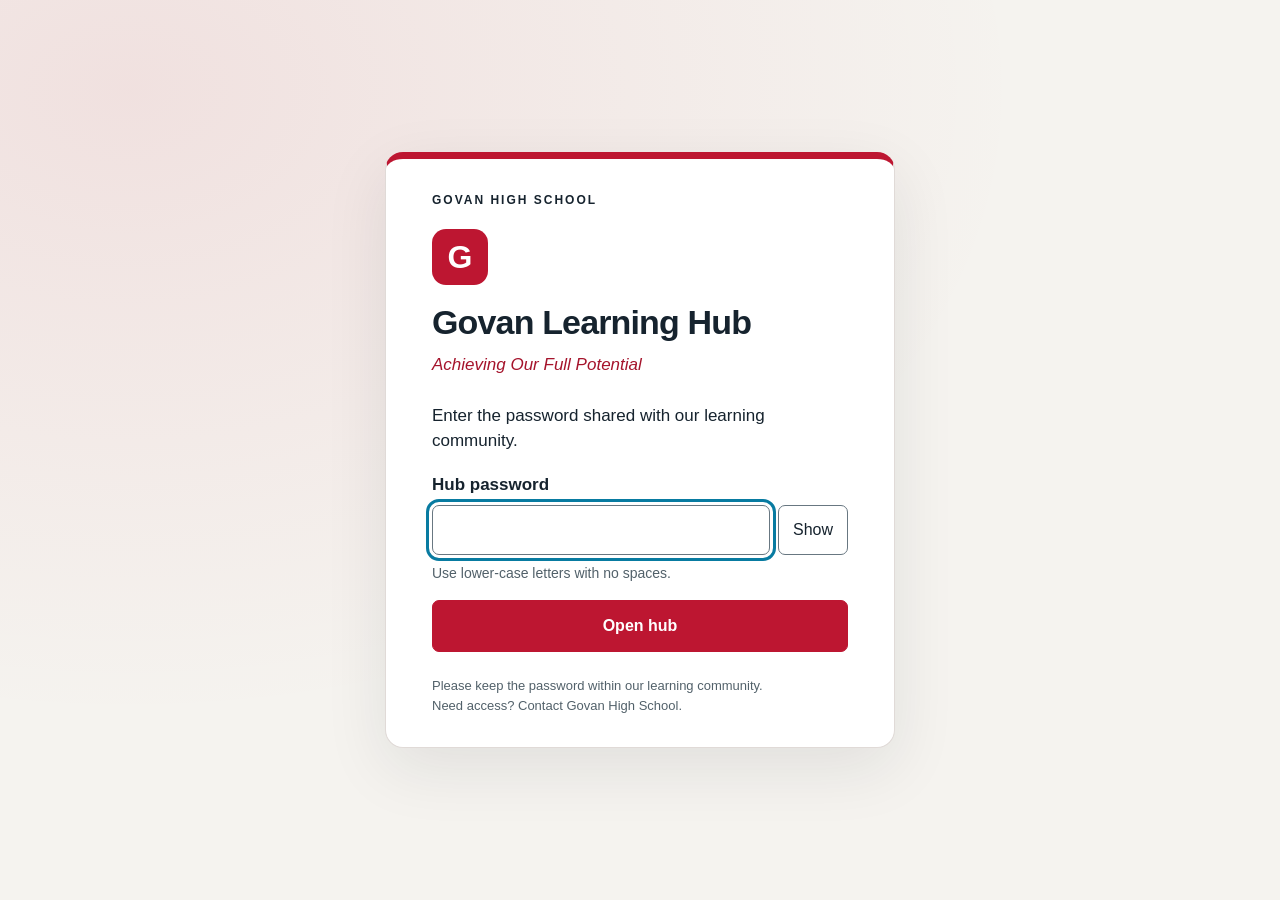
<file: modern-studies.html>
<!doctype html><html class="ghs-locked" lang="en"><link rel="stylesheet" href="hub-access.css?v=20261124"><script src="hub-access.js?v=20261124" data-hub="community" data-title="Govan Learning Hub" data-verifier="d5944409f978dfe7dc359425b081fd86073fe5f1f10460f309d95cc919be0e04"></script><head><meta charset="utf-8"><meta name="viewport" content="width=device-width,initial-scale=1"><title>Govan High School | Modern Studies Learning Hub</title><meta name="description" content="BGE and Senior Phase Art and Design at Govan High: enquiry, geographical skills and assignment support."><style>
:root{--red:#bd1631;--red2:#8c1028;--ink:#16232e;--paper:#f5f3ef;--muted:#52616a;--line:#deded9}*{box-sizing:border-box}body{margin:0;background:var(--paper);color:var(--ink);font:17px/1.6 'Segoe UI',Arial,sans-serif}a{color:var(--red)}button,input,select,textarea{font:inherit}button,a{touch-action:manipulation}button{cursor:pointer}:focus-visible{outline:3px solid #087ba1;outline-offset:4px}.skip{position:absolute;top:-100px;padding:12px;background:white;z-index:99}.skip:focus{top:0}header{background:white;padding:22px max(20px,calc((100% - 1240px)/2));display:flex;gap:20px;align-items:center;border-top:7px solid var(--red)}header img{width:86px;height:86px;object-fit:contain}.school{font-size:calc(12px * var(--text-scale,1));font-weight:800;letter-spacing:2px}h1{font-size:clamp(25px,3.8vw,40px);line-height:1.15;margin:3px 0}.motto{color:var(--red);font-style:italic;font-size:calc(15px * var(--text-scale,1));margin:5px 0}.status{margin-left:auto;font-size:calc(12px * var(--text-scale,1));border:1px solid #ddd;padding:8px 12px;border-radius:7px}nav{display:flex;gap:7px;background:var(--ink);padding:9px max(12px,calc((100% - 1240px)/2));position:sticky;top:0;z-index:20;overflow:auto}nav a{color:white;padding:8px 13px;border-radius:5px;text-decoration:none;white-space:nowrap;font-size:calc(15px * var(--text-scale,1))}nav a[aria-current=page]{background:var(--red)}main{max-width:1240px;margin:auto;padding:28px 22px 65px;min-height:65vh}h2{font-size:clamp(28px,3.6vw,43px);line-height:1.15;margin:10px 0 18px}h3{line-height:1.3}p{max-width:85ch}.hero{background:linear-gradient(118deg,#16232e 42%,#8c1028);color:white;border-radius:18px;padding:40px;position:relative;overflow:hidden;display:grid;grid-template-columns:1.25fr .75fr;gap:28px}.hero h2{font-size:clamp(35px,4.5vw,56px);margin:16px 0}.hero p{color:#eee6e9}.eyebrow,.tag{font-size:calc(11px * var(--text-scale,1));font-weight:800;letter-spacing:1.6px;text-transform:uppercase}.tag{color:var(--muted)}.button{display:inline-block;background:var(--red);color:white;padding:11px 18px;border:0;border-radius:7px;text-decoration:none;font-weight:700;font-size:calc(15px * var(--text-scale,1))}.secondary{background:white;color:var(--ink);border:1px solid #c4c9ca}.button:disabled{background:#eee;color:#6b6b6b;cursor:default;border:1px solid #ccc}.row{display:flex;gap:10px;flex-wrap:wrap;align-items:center}.grid{display:grid;grid-template-columns:repeat(3,1fr);gap:18px}.four{grid-template-columns:repeat(4,1fr)}.two{display:grid;grid-template-columns:1fr 1fr;gap:22px}.card,.panel{background:white;border:1px solid var(--line);border-radius:13px;padding:24px}.panel{margin:22px 0}.card{border-top:5px solid var(--accent,var(--red))}.card h3{margin:12px 0}.card p{font-size:calc(15px * var(--text-scale,1));color:var(--muted)}.card .number{display:grid;place-content:center;background:var(--accent,var(--red));color:white;width:43px;height:43px;border-radius:50%;font-weight:800}.unit-card{border-top:5px solid var(--accent);display:flex;flex-direction:column;align-items:flex-start}.unit-card .button{margin-top:auto}.unit-icon{font-size:calc(30px * var(--text-scale,1));background:#f4f1ed;width:58px;height:58px;display:grid;place-content:center;border-radius:13px}.section-head{display:flex;justify-content:space-between;gap:24px;align-items:end;margin:36px 0 20px}.section-head p{max-width:460px;color:var(--muted)}.values{display:flex;gap:10px 24px;justify-content:center;flex-wrap:wrap;margin:24px 0;color:var(--red);font-size:calc(12px * var(--text-scale,1));font-weight:800}.small{font-size:calc(13px * var(--text-scale,1));color:var(--muted)}.pill{display:inline-block;background:#ece8e3;border-radius:30px;padding:4px 10px;font-size:calc(11px * var(--text-scale,1));font-weight:750;color:#52616a}.pill.ready{background:#e5f3ed;color:#176b52}.note{background:#fff5df;border-left:4px solid #a77000;padding:16px 20px;border-radius:4px;margin:20px 0;font-size:calc(14px * var(--text-scale,1))}.bigidea{padding:25px 28px;background:#fff1f3;border-left:6px solid var(--red);border-radius:8px;margin:25px 0}.bigidea p{font-size:calc(23px * var(--text-scale,1));line-height:1.4;margin:10px 0;font-weight:700}.steps{counter-reset:step;list-style:none;padding:0}.steps li{position:relative;padding:4px 0 15px 42px}.steps li:before{counter-increment:step;content:counter(step);position:absolute;left:0;top:4px;background:var(--ink);color:white;width:28px;height:28px;border-radius:50%;text-align:center;font-size:calc(14px * var(--text-scale,1));line-height:28px}li{margin-bottom:9px}.back{display:inline-block;margin:0 0 20px;text-decoration:none;font-size:calc(14px * var(--text-scale,1));font-weight:750}.searchbar{display:flex;gap:12px;flex-wrap:wrap;margin:22px 0}input,select,textarea{border:1px solid #b6bfc3;border-radius:7px;background:white;padding:12px;max-width:100%}input[type=search]{flex:1;min-width:180px}textarea{width:100%;min-height:110px}label{display:block;font-weight:700;margin:15px 0 7px}.reflection label{font-size:calc(15px * var(--text-scale,1))}.check{display:flex;align-items:start;gap:10px;margin:12px 0;font-size:calc(15px * var(--text-scale,1))}.check input{margin-top:7px;flex-shrink:0;width:20px;height:20px;accent-color:var(--red)}details{padding:16px 0;border-top:1px solid #ddd}summary{font-weight:750;cursor:pointer}.lesson-list{display:grid;gap:16px}.lesson-row{display:flex;gap:20px;align-items:center;background:white;border:1px solid var(--line);padding:22px;border-radius:12px}.lesson-row .num{background:#ece8e3;min-width:46px;height:46px;display:grid;place-content:center;font-weight:bold;border-radius:50%}.lesson-row h3{margin:4px 0}.lesson-row p{margin:6px 0;font-size:calc(14px * var(--text-scale,1));color:var(--muted)}.lesson-row .button{margin-left:auto;white-space:nowrap}.teacher-card{border-top:4px solid var(--red)}.teacher-card .initials{border-radius:50%;display:grid;place-content:center;background:#f8e8eb;color:var(--red);width:54px;height:54px;font-size:calc(19px * var(--text-scale,1));font-weight:800}.journey{display:grid;grid-template-columns:1fr 1fr;gap:10px;align-content:center}.journey div{background:#ffffff10;border:1px solid #ffffff30;border-radius:12px;padding:16px}.journey span{font-size:calc(26px * var(--text-scale,1));display:block}.journey strong{font-size:calc(13px * var(--text-scale,1))}.progress{height:8px;background:#e4e6e5;border-radius:10px;overflow:hidden;margin:12px 0}.progress div{height:100%;background:var(--red)}.tool{border-left:5px solid var(--accent)}footer{max-width:1240px;margin:auto;padding:24px 22px;border-top:1px solid #ddd;color:var(--muted);font-size:calc(13px * var(--text-scale,1))}.footer-brand{display:flex;gap:14px;align-items:center}.footer-brand img{width:58px;height:58px;object-fit:contain}.empty{padding:25px}.planned{opacity:.85}.page-title{max-width:850px}.save-status{font-size:calc(13px * var(--text-scale,1));color:#176b52;min-height:22px}.actions{margin-top:20px}.lesson-note{color:var(--muted);font-size:calc(13px * var(--text-scale,1))}.mini{font-size:calc(12px * var(--text-scale,1));padding:6px 10px}.routine{background:#eef4f8;border-left:4px solid #1267a5;padding:18px;border-radius:5px}.form-hint{font-size:calc(13px * var(--text-scale,1));color:var(--muted);margin:8px 0}.resource-row{display:flex;gap:15px;align-items:center;border-top:1px solid #ddd;padding:18px 0}.resource-row a,.resource-row button{margin-left:auto}.teacher-detail{border-top:5px solid var(--red)}
@media(max-width:950px){.four,.grid{grid-template-columns:repeat(2,1fr)}.hero{grid-template-columns:1fr}.journey{grid-template-columns:repeat(4,1fr)}.status{display:none}}@media(max-width:650px){header{padding:16px;gap:12px}header img{width:64px;height:68px}.school{font-size:calc(10px * var(--text-scale,1))}h1{font-size:calc(25px * var(--text-scale,1))}.motto{font-size:calc(12px * var(--text-scale,1))}main{padding:20px 15px 50px}nav a{font-size:calc(14px * var(--text-scale,1));padding:8px 10px}.hero{padding:26px}.journey{grid-template-columns:1fr 1fr}.four,.grid,.two{grid-template-columns:1fr}.section-head{display:block}.lesson-row{flex-wrap:wrap;gap:12px}.lesson-row .button{margin-left:58px}.panel,.card{padding:20px}.resource-row{flex-wrap:wrap}.resource-row button{margin-left:0}.bigidea{padding:20px}.bigidea p{font-size:calc(21px * var(--text-scale,1))}}@media print{nav,.no-print,.status{display:none!important}body{background:white}main{padding:0}.hero{background:white;color:black}.hero p{color:black}.panel,.card,.bigidea{break-inside:avoid}.two{display:block}textarea{min-height:100px}footer{font-size:calc(10px * var(--text-scale,1))}}

.grid{margin-top:22px}.table-wrap{overflow:auto}table{border-collapse:collapse;width:100%;font-size:calc(15px * var(--text-scale,1))}th,td{padding:13px;text-align:left;border:1px solid #ddd;vertical-align:top}th{background:#edf1f4}svg{max-width:100%;height:auto}h4{margin-bottom:6px}.hero{margin-bottom:24px}nav{flex-wrap:wrap}@media(max-width:650px){nav{flex-wrap:nowrap}.grid{margin-top:18px}}h1{font-size:calc(clamp(25px,3.8vw,40px) * var(--text-scale,1))}h2{font-size:calc(clamp(28px,3.6vw,43px) * var(--text-scale,1))}.hero h2{font-size:calc(clamp(35px,4.5vw,56px) * var(--text-scale,1))}
:root{--text-scale:1}.access-tools{max-width:1240px;margin:0 auto;padding:14px 22px;background:var(--paper)}.access-row{display:flex;align-items:start;gap:12px;flex-wrap:wrap}.access-row>label{margin:11px 0;font-size:15px}.access-row select{min-height:45px}.access-options{display:flex;flex-wrap:wrap;align-items:start;gap:12px;max-width:100%;padding-top:12px}.access-options label{margin-top:0}.access-options>.row{flex-basis:100%}.access-tools details{border:0;padding:10px 0;flex:1;min-width:240px}.access-tools summary{font-size:15px}.access-tools .save-status:empty{display:none}body{font-size:calc(17px * var(--text-scale))}body.wide-spacing p,body.wide-spacing li,body.wide-spacing td,body.wide-spacing label{line-height:2.05!important}html[dir=rtl] .school,html[dir=rtl] .eyebrow,html[dir=rtl] .tag{letter-spacing:0}html[dir=rtl] .status{margin-left:0;margin-right:auto}html[dir=rtl] .steps li{padding-left:0;padding-right:42px}html[dir=rtl] .steps li:before{left:auto;right:0}html[dir=rtl] .note,html[dir=rtl] .routine,html[dir=rtl] .bigidea{border-left:0;border-right:4px solid var(--red)}html[dir=rtl] th,html[dir=rtl] td{text-align:right}svg{direction:ltr}input[inputmode=numeric],input[inputmode=decimal]{direction:ltr;text-align:left}textarea{unicode-bidi:plaintext}body[data-theme=cream]{--paper:#fff3db}body[data-theme=cream] .card,body[data-theme=cream] .panel{background:#fff9eb}body[data-theme=blue]{--paper:#eaf3fa}body[data-theme=blue] .card,body[data-theme=blue] .panel{background:#f4faff}body[data-theme=contrast]{--paper:#000;--ink:#fff;--muted:#fff;--line:#fff;--red:#ffd600}body[data-theme=contrast] header,body[data-theme=contrast] nav,body[data-theme=contrast] .hero,body[data-theme=contrast] .card,body[data-theme=contrast] .panel,body[data-theme=contrast] .note,body[data-theme=contrast] .routine,body[data-theme=contrast] .bigidea,body[data-theme=contrast] th,body[data-theme=contrast] td,body[data-theme=contrast] .access-tools{background:#000;color:#fff;border-color:#fff}body[data-theme=contrast] .hero p,body[data-theme=contrast] .tag,body[data-theme=contrast] .small{color:#fff}body[data-theme=contrast] .button,body[data-theme=contrast] nav a[aria-current=page]{background:#ffd600;color:#000}body[data-theme=contrast] .secondary,body[data-theme=contrast] .pill,body[data-theme=contrast] .unit-icon,body[data-theme=contrast] input,body[data-theme=contrast] select,body[data-theme=contrast] textarea{background:#fff;color:#000}body[data-theme=contrast] nav a{color:#fff}body[data-theme=contrast] .steps li:before{color:#000;background:#fff}body[data-theme=contrast] svg{background:#fff;color:#000}body[data-theme=contrast] svg text{fill:#000}body[data-theme=contrast] :focus-visible{outline-color:#00e5ff}@media(prefers-reduced-motion:reduce){*{scroll-behavior:auto!important;transition:none!important;animation:none!important}}@media(max-width:650px){.access-tools{padding:12px 15px}.access-tools details{flex-basis:100%}.access-row{align-items:center}.access-options{display:block}.access-options>div{margin-bottom:12px}nav{position:static}.access-row .button{font-size:14px}}@media print{.access-tools{display:none!important}}
</style><style>
.space-choices{display:grid;grid-template-columns:repeat(2,minmax(0,1fr));gap:1.2rem;margin:1.5rem 0}.space-choice{border:2px solid #aab2b8;border-radius:18px;padding:1.2rem;background:var(--paper,#fff);color:inherit;display:flex;flex-direction:column}.space-choice.selected{border:3px solid #bd1631;box-shadow:0 4px 16px #16232e12}.space-choice h3{margin:.25rem 0}.space-choice svg{display:block;width:100%;max-width:410px;align-self:center;height:auto;margin:.5rem 0}.space-choice p{margin:.4rem 0 1rem}.space-choice button{margin-top:auto;width:100%;min-height:48px}.space-legend{display:flex;flex-wrap:wrap;gap:1.2rem;font-size:.9em;margin-bottom:1rem}.space-dot{display:inline-block;width:.85em;height:.85em;border-radius:50%;margin-inline-end:.4rem}.space-caption{font-size:.9em}.space-choice .focus-label{font-weight:750;color:inherit}.space-choices .space-neutral{fill:#e8e8e4}.space-choices .space-board{fill:#16232e}.space-choices .space-board-line{stroke:#fff;stroke-width:3;stroke-linecap:round}@media(max-width:650px){.space-choices{grid-template-columns:1fr}}@media(prefers-contrast:more){.space-choice{border-width:3px}}
</style><style>.course-hero{display:grid;grid-template-columns:1.1fr 1fr;align-items:center;gap:2rem;border-radius:20px;background:#e6eee8;padding:2rem;margin:1.5rem 0;color:#16232e}.course-hero h3{font-size:1.65em;line-height:1.2}.topic-art{width:100%;height:auto;display:block;border-radius:16px}.topic-art text{font-family:system-ui,sans-serif;font-size:15px;fill:#183e4a}.topic-art text[fill="#fff"]{fill:white}.course-topic-card .topic-art{margin-bottom:1rem}.course-topic-card h4{font-size:1.25em;margin:.6rem 0}.course-section{margin:2.5rem 0}.course-section>.row{justify-content:space-between}.process-chain{padding:0;list-style:none;counter-reset:process}.process-chain li{counter-increment:process;position:relative;padding:.8rem .8rem .8rem 3rem;margin:.5rem 0;border:1px solid #9baeb5;border-radius:10px}.process-chain li:before{content:counter(process);position:absolute;inset-inline-start:.7rem;font-weight:800;color:#bd1631}.practice-figure{margin:1rem auto;max-width:650px}.practice-figure svg{width:100%;height:auto}.practice-figure svg text{font:12px system-ui,sans-serif;fill:#173b48}.practice-figure svg text[fill="#fff"]{fill:white}.practice-figure figcaption{font-size:.9em;margin:.7rem 0}.model-answer{margin-top:1.2rem;padding:1rem;border-inline-start:4px solid #27835d;background:#eef4ed;color:#16232e}.course-section .card{display:flex;flex-direction:column}.course-section .card>a{margin-top:auto}.course-hero .row{flex-wrap:wrap}body[data-theme="contrast"] .course-hero{border:2px solid currentColor}@media(max-width:760px){.course-hero{grid-template-columns:1fr;padding:1.2rem;gap:1rem}.course-hero .topic-art{max-height:240px}.practice-figure svg text{font-size:12px}}
</style><style>.my-learning-welcome{display:grid;grid-template-columns:1.2fr 1fr;align-items:center;gap:2rem}.my-learning-art{display:block;width:100%;height:auto;max-width:390px;justify-self:end;border-radius:20px}.my-learning-heading{display:flex;align-items:center;gap:1rem}.my-learning-heading .my-learning-art{width:128px;flex-shrink:0;margin-inline-start:0}@media(min-width:1050px){nav{gap:.15rem}nav a{padding:.55rem .6rem}}nav a[data-nav="my-learning"]{display:inline-flex;align-items:center;gap:.4rem}@media(max-width:650px){.my-learning-welcome{grid-template-columns:1fr;gap:1rem}.my-learning-welcome .my-learning-art{max-width:300px;justify-self:center}.my-learning-heading .my-learning-art{width:95px}}</style><style>.my-learning-welcome .my-learning-art{max-width:600px}.my-learning-heading{display:grid;grid-template-columns:.8fr 1.4fr;gap:1.5rem;align-items:center;padding:1.5rem;background:#e5eeea;border-radius:20px;margin:.7rem 0 1.2rem;color:#16232e}.my-learning-heading h2{margin:0}.my-learning-heading .my-learning-art{width:100%;max-width:600px;margin:0;justify-self:end}@media(max-width:650px){.my-learning-heading{grid-template-columns:1fr;padding:1rem;gap:1rem}.my-learning-heading .my-learning-art{width:100%;max-width:none}.my-learning-welcome .my-learning-art{max-width:none}}</style><style>.theme-landscape{width:100%;height:auto;display:block;border-radius:18px}.theme-section-heading{display:grid;grid-template-columns:.8fr 1.4fr;align-items:center;gap:1.5rem;padding:1.5rem;background:#e5eeea;border-radius:20px;margin:.7rem 0 1.2rem;color:#16232e}.theme-section-heading h2{margin:0}.theme-section-heading .theme-landscape{max-width:600px;justify-self:end}.theme-home-card{display:flex;flex-direction:column;overflow:hidden}.theme-home-card>.theme-landscape{margin-bottom:1.1rem}.theme-home-card>a{margin-top:auto;align-self:flex-start}.home-theme-visual>.theme-landscape{margin-bottom:1rem}.home-theme-visual .journey{padding:1rem;gap:.7rem}.home-theme-visual .journey span{font-size:1.2rem}.home-theme-visual .journey strong{font-size:.9rem}@media(max-width:650px){.theme-section-heading{grid-template-columns:1fr;padding:1rem;gap:1rem}.theme-section-heading .theme-landscape{max-width:none}.home-theme-visual .journey{padding:.7rem}}</style><style>body{font-size:calc(17px * var(--text-scale,1))}nav{flex-wrap:wrap;gap:.15rem}nav a{padding:.55rem .6rem}.theme-section-heading{display:grid;grid-template-columns:.8fr 1.4fr;align-items:center;gap:1.5rem;padding:1.5rem;background:#e5eeea;border-radius:20px;margin:.7rem 0 1.2rem;color:#16232e}.theme-section-heading h2{margin:0}.theme-landscape{display:block;width:100%;height:auto;border-radius:18px}.theme-section-heading svg{max-width:600px;justify-self:end}.art-card{display:flex;flex-direction:column}.art-card svg{margin-bottom:1rem}.art-card>a{margin-top:auto;align-self:flex-start}.art-diagram{margin:1rem auto;max-width:700px;padding:1rem;background:#faf8f0;border-radius:15px;color:#16232e}.art-diagram svg{width:100%;height:auto}.art-diagram text{font:15px system-ui;fill:#294b56}.art-diagram figcaption{font-size:.9em}.access-tools{display:flex;align-items:center;gap:1rem;flex-wrap:wrap;max-width:1240px;margin:1rem auto;padding:0 1rem}.access-tools label{display:inline-block}.access-tools details>div{display:flex;gap:1rem;flex-wrap:wrap;padding:1rem;background:#fff;border-radius:12px}.access-tools select{width:auto}.swatches{display:flex;min-height:100px;gap:.5rem;margin:1rem 0}.swatches>div{flex:1;border-radius:12px;display:flex;align-items:end;padding:.6rem}.swatches span{background:#fff;color:#16232e;padding:.1rem .4rem;font-size:.8em;border-radius:4px}.quiz-option{display:block;margin:.7rem 0}.quiz-option input{width:auto;margin-inline-end:.5rem}form label{display:block;font-weight:650;margin-top:1rem}textarea{min-height:100px;width:100%;font:inherit}fieldset{border:1px solid #a4b0aa;border-radius:12px;padding:1rem}.more-spacing main{line-height:1.95;letter-spacing:.025em}body[data-reading="cream"]{--paper:#fff2ce}body[data-reading="blue"]{--paper:#e8f2f6}body[data-reading="contrast"]{--paper:#111;--ink:#fff;--red:#ffce63;--muted:#eee;--line:#777}body[data-reading="contrast"] header,body[data-reading="contrast"] .panel,body[data-reading="contrast"] .card,body[data-reading="contrast"] .access-tools details>div{background:#171717;color:#fff}body[data-reading="contrast"] .note{background:#29220f;color:#fff}body[data-reading="contrast"] .button,body[data-reading="contrast"] button{background:#ffce63;color:#111}body[data-reading="contrast"] .pill{background:#333;color:#fff}body[data-reading="contrast"] table{background:#171717;color:#fff}.demo-footer{padding:2rem max(20px,calc((100% - 1240px)/2));border-top:1px solid var(--line);font-size:.9em}button:disabled{opacity:.55;cursor:not-allowed}@media(max-width:700px){.theme-section-heading{grid-template-columns:1fr;padding:1rem}.access-tools{gap:.7rem}.hero{grid-template-columns:1fr}.my-learning-welcome{grid-template-columns:1fr}.grid.four{grid-template-columns:1fr 1fr}}@media(prefers-reduced-motion:reduce){*{scroll-behavior:auto!important}}
</style><style>
.journal label{display:block;font-weight:700;margin:1rem 0 .4rem}.journal input,.journal select,.journal textarea{width:100%;padding:.8rem;border:1px solid #89939b;border-radius:9px;background:var(--paper,#fff);color:inherit;font:inherit}.journal textarea{min-height:100px}.journal .tabs{display:flex;gap:.6rem;flex-wrap:wrap;margin:1.4rem 0}.journal .tabs button[aria-pressed=true]{background:#bd1631;color:white}.journal .evidence-item{padding:1rem;border-bottom:1px solid #89939b}.journal .muted{font-size:.9em}.journal progress{width:100%;accent-color:#bd1631}.journal .keep-language{unicode-bidi:plaintext}.journal button{cursor:pointer}.journal .summary-number{font-size:2rem;font-weight:800}.journal .stage{padding:1rem;border-radius:12px;border:1px solid #89939b}.journal .stage.selected{border:3px solid #bd1631}
</style><style>nav{flex-wrap:wrap}#art-university,#art-college,#art-careers{scroll-margin-top:100px}#art-career-cards .card{display:flex;flex-direction:column}#art-career-cards .card>a{margin-top:auto}#art-career-cards details{margin-bottom:16px}</style><style id="modern-theme">:root{--paper:#edf2f3;--line:#d6e0e1}body{background:var(--paper)}.mod-hero{grid-template-columns:1.15fr 1fr;background:linear-gradient(120deg,#162f40,#254d58 65%,#6b273c)}.mod-hero h2{font-size:clamp(2.2rem,4.3vw,4rem);line-height:1.09;margin:.65rem 0 1.2rem}.mod-hero>.theme-landscape{align-self:center}.section-label{margin-top:2.5rem}.keyword-row{display:flex;gap:.5rem;flex-wrap:wrap}.resource-card{display:flex;flex-direction:column;border-top:4px solid #3c8091}.resource-card>a{margin-top:auto}.resource-note{padding:.7rem;border-left:3px solid #d5b266;background:#faf6ec}.upload-button{background:#bd1631;color:#fff;padding:.8rem 1rem;border-radius:8px;display:list-item;width:fit-content;list-style-position:inside;font-weight:700}.upload-controls{padding:1rem;background:#f2f6f5;border-radius:8px;margin-top:1rem}.upload-controls input,.upload-controls select,.upload-controls textarea{max-width:100%}.course-upload{border:2px solid #649496}.course-upload label{display:block;margin-top:.8rem;font-weight:600}.course-file-list .card{border-top:3px solid #3a8398}.data-chart{width:100%;height:auto}fieldset{border:1px solid var(--line);border-radius:9px;padding:1rem}.quiz-option{display:flex;align-items:flex-start;gap:.7rem;padding:.6rem;border:1px solid var(--line);border-radius:7px;margin:.5rem 0;background:#fff}.quiz-option input{width:auto;margin-top:.5rem}.practice{border-top:5px solid #bd1631}details summary{cursor:pointer;font-weight:650}details p{padding:.4rem .2rem}.small{font-size:.9rem}.table-wrap{overflow-x:auto}.keep-language{white-space:pre-wrap;overflow-wrap:anywhere}.upload-controls input[type=file]{background:white;padding:.7rem}body[data-reading=contrast] .upload-controls,body[data-reading=contrast] .quiz-option,body[data-reading=contrast] .resource-note{background:#171717;color:#fff}body[data-reading=contrast] .mod-hero{background:#111;color:#fff}@media(max-width:760px){.mod-hero{grid-template-columns:1fr}.theme-section-heading{grid-template-columns:1fr}.mod-hero h2{font-size:2.6rem}}@media print{nav,.access-tools,.course-upload details{display:none}}
</style><link rel="stylesheet" href="shared.css"><link rel="stylesheet" href="enrichment.css?v=20261126-final"></head><body data-legacy="modern-studies"><a class="skip" href="#main">Skip to content</a><header><img src="ef0ff446a511887976.jpg" alt="Govan High School badge"><div><div class="school">GOVAN HIGH SCHOOL</div><h1>Modern Studies Learning Hub</h1><p class="motto">Together, achieving our full potential.</p></div><div class="status">BGE &amp; Senior Phase<br><strong>Department review version</strong></div></header><nav aria-label="Main navigation"><a href="#home" data-nav="home">Home</a><a href="#courses" data-nav="courses">Our courses</a><a href="#skills" data-nav="skills">Evidence lab</a><a href="#deeper" data-nav="deeper">Go Deeper</a><a href="#assessment" data-nav="assessment">Assessment</a><a href="#ipad" data-nav="ipad">iPad learning</a><a href="#resources" data-nav="resources">Resources</a><a href="#careers" data-nav="careers">Employability</a><a href="#community" data-nav="community">Community</a><a href="#teacher" data-nav="teacher">Teacher guide</a><a href="#language-help" data-nav="language-help">Language support</a></nav><section class="access-tools" aria-label="Accessibility and language"><label for="language">Language / اللغة</label><select id="language"><option value="en">English</option><option value="ar">العربية · navigation</option></select><details><summary>Accessibility options</summary><div><label for="text-size">Text size</label><select id="text-size"><option value="1">Standard</option><option value="1.2">Larger</option><option value="1.4">Largest</option></select><label for="reading-theme">Reading background</label><select id="reading-theme"><option value="default">Standard</option><option value="cream">Cream</option><option value="blue">Pale blue</option><option value="contrast">High contrast</option></select><label><input type="checkbox" id="spacing"> More spacing</label><button type="button" id="read-page">Read aloud</button><button type="button" id="stop-reading">Stop reading</button></div></details><span id="access-status" role="status"></span></section><main id="main" tabindex="-1"></main><footer class="demo-footer"><strong>Govan High School · Modern Studies</strong><p>Respect · Responsibility · Perseverance · Integrity · Excellence<br><em>Together, achieving our full potential.</em></p><p>Demonstration for department review. Suggested BGE enquiries are not a confirmed school course. Sample work only in My Learning; school sign-in and shared storage are not connected. Official course sources checked 16 November 2026. External links need internet.</p></footer><script type="application/json" id="modern-data">{"resources": {"ukvideo": {"title": "How Parliament works in nearly 60 seconds", "url": "https://www.youtube.com/watch?v=GbLTwQwXqWc", "kind": "Video", "task": "Watch once, then explain the difference between Parliament and Government in two sentences.", "source": "UK Parliament", "note": ""}, "ukpod": {"title": "How We Got Here · The Secret Ballot", "url": "https://learning.parliament.uk/en/podcast/", "kind": "Podcast", "task": "Choose The Secret Ballot episode. Why might secrecy make an election fairer? Link the historical story to a feature of democracy today.", "source": "UK Parliament", "note": "Historical context; this does not replace current electoral rules."}, "ukread": {"title": "Parliament and Government", "url": "https://www.parliament.uk/about/how/role/parliament-government/", "kind": "Article", "task": "Make a two-column comparison: who proposes policy and who scrutinises it?", "source": "UK Parliament", "note": ""}, "terrorvideo": {"title": "What Is Terrorism?", "url": "https://www.cfr.org/education/learn/videos/what-terrorism", "kind": "Video", "task": "Record the definition used, one cause and one consequence. Compare the definition with your class notes.", "source": "CFR Education", "note": "2019 explainer with references to attacks and violence. Teacher preview and selected viewing recommended; not a current threat assessment."}, "terrorpod": {"title": "Terrorism and Political Violence · interview with Paul Thomas", "url": "https://crestresearch.ac.uk/resources/podcast-an-interview-with-paul-thomas-on-responding-to-the-threat-of-violent-extremism-failing-to-prevent/", "kind": "Podcast", "task": "Listen to a teacher-selected extract. Identify an argument about prevention and a question you would ask to test it.", "source": "CREST / academic interview", "note": "Extension: challenging discussion of violent extremism and prevention. One academic perspective; compare with policy evidence. Transcript available on the resource page; school access may vary."}, "terrorread": {"title": "CONTEST 2023 · accessible leaflet", "url": "https://www.gov.uk/government/publications/counter-terrorism-strategy-contest-2023/contest-2023-leaflet-accessible", "kind": "Article", "task": "Separate the aims of the four strands from evidence that they work. What additional evidence would you need?", "source": "UK Government", "note": "A government account of its own strategy; evaluate alongside independent evidence."}, "usavideo": {"title": "Separation of Powers and the Rule of Law", "url": "https://constitutioncenter.org/news-debate/americas-town-hall-programs/separation-of-powers-and-the-rule-of-law", "kind": "Video / discussion", "task": "Use a teacher-selected segment. Identify one example of a limit on power and explain why it matters.", "source": "National Constitution Center", "note": "Long-form extension; distinguish constitutional principles from speakers’ interpretations."}, "usapod": {"title": "We the People · The Supreme Court and the Trump Administration", "url": "https://constitutioncenter.org/news-debate/podcasts/the-supreme-court-and-the-trump-administration", "kind": "Podcast", "task": "Compare two speakers’ views on executive power. Write one point of agreement and one disagreement.", "source": "National Constitution Center", "note": "2025 discussion: a dated case study, not a summary of every later court decision."}, "usaread": {"title": "Branches of the US government", "url": "https://www.usa.gov/branches-of-government", "kind": "Article", "task": "Build a three-branch diagram with an example of a check between branches.", "source": "USAGov", "note": ""}, "crimevideo": {"title": "What sentence would you give?", "url": "https://www.scottishsentencingcouncil.org.uk/sentencingprocess", "kind": "Video / activity", "task": "Use the fictional case to identify relevant sentencing factors. Explain your reasoning before comparing the expert responses.", "source": "Scottish Sentencing Council", "note": "Teacher preview: discussion of a serious assault. Do not present a classroom choice as legal advice."}, "crimepod": {"title": "Scottish Sentencing Conversations", "url": "https://www.scottishsentencingcouncil.org.uk/news-and-media/scottish-sentencing-conversations-podcast", "kind": "Podcast", "task": "Choose a community or prison sentencing episode. Note a purpose, a claimed benefit and a limitation.", "source": "Scottish Sentencing Council", "note": "Use current notes on the page: laws and office-holders may have changed since recording."}, "crimeread": {"title": "Recorded Crime in Scotland, 2025–26", "url": "https://www.gov.scot/publications/recorded-crime-scotland-2025-26/", "kind": "Data / report", "task": "Choose one chart. Record the measure, period and trend. Explain why police-recorded crime does not capture every crime.", "source": "Scottish Government", "note": "Official statistics; compare definitions and methodology before comparing years."}, "scotvideo": {"title": "How the Scottish Parliament makes laws", "url": "https://www.youtube.com/watch?v=hRiVG6dNPAA", "kind": "Video", "task": "Sketch the broad scrutiny journey. Where can representatives question or change a proposal?", "source": "Scottish Parliament", "note": "Older introductory film; check current procedures and examples on the Parliament website."}, "scotpod": {"title": "Podcasts by the Scottish Parliament", "url": "https://scottishparliament.podbean.com/", "kind": "Podcast", "task": "Choose a recent First Minister’s Questions episode. Identify one question, the response and a follow-up you would ask.", "source": "Scottish Parliament", "note": "A changing feed. Record the episode date and distinguish political claims from independently checked facts."}, "scotread": {"title": "How Parliament works", "url": "https://www.parliament.scot/about/how-parliament-works", "kind": "Article", "task": "Investigate a committee, the chamber and a route for public participation. Explain how each can influence decisions.", "source": "Scottish Parliament", "note": ""}, "inequalityvideo": {"title": "What makes us healthy?", "url": "https://www.health.org.uk/features-and-opinion/features/watch-what-makes-us-healthy", "kind": "Video", "task": "Build a chain connecting housing or work to a health outcome. Where might policy intervene?", "source": "The Health Foundation", "note": "UK-wide explanation; add Scottish evidence from your course."}, "inequalitypod": {"title": "UofG Spotlight · Poverty in Scotland in 2026", "url": "https://www.gla.ac.uk/research/az/publicpolicy/news/headline_1295705_en.html", "kind": "Podcast", "task": "Use the linked episode. Identify a proposed response and ask what measure would show improvement.", "source": "University of Glasgow", "note": "5 October 2026 discussion; compare the guests’ claims with the underlying reports."}, "inequalityread": {"title": "Poverty in Scotland 2026", "url": "https://www.jrf.org.uk/understanding-poverty/poverty-in-scotland-2026", "kind": "Report / charts", "task": "Read a selected section. Record its poverty measure, data period and one limitation before using a figure.", "source": "Joseph Rowntree Foundation", "note": "Research charity with an anti-poverty mission. Check its methodological notes, including comparability."}, "savideo": {"title": "What is the Legislature?", "url": "https://civicsacademy.co.za/what-is-the-legislature/", "kind": "Video", "task": "Explain how Parliament represents people and holds the executive to account. Compare the principle with a recent example.", "source": "Civics Academy · South Africa", "note": "Introductory governance explanation; add current South African evidence."}, "sapod": {"title": "Global Stage · Democratic attitudes with Joseph Asunka", "url": "https://kellogg.nd.edu/node/78789", "kind": "Podcast", "task": "Listen to a selected extract on democracy. Which claims concern Africa broadly, and which could you test with South African data?", "source": "University of Notre Dame · Kellogg Institute", "note": "Africa-wide extension, not exclusively South Africa. Avoid treating the continent as a single political system."}, "saread": {"title": "South Africa · Afrobarometer survey evidence", "url": "https://www.afrobarometer.org/countries/south-africa/", "kind": "Survey / articles", "task": "Choose a dated South Africa release. Compare support for democracy with satisfaction with its performance.", "source": "Afrobarometer", "note": "Check fieldwork dates, sample, question wording and uncertainty. Attitudes are not the same as election results."}, "sadata": {"title": "South Africa labour-market statistics", "url": "https://www.statssa.gov.za/publications/P0211/Media%20Release%20QLFS%20Q2%202026.pdf", "kind": "Data / report", "task": "Compare the official unemployment measure with a broader measure. Why does the definition matter?", "source": "Statistics South Africa", "note": "Quarter 2, 2026 release. Use the period on the document, not the date you download it."}}, "topics": [{"id": "uk", "title": "Democracy in the UK", "level": "National 5", "area": "Democracy", "big": "How can citizens influence decisions—and how can power be held to account?", "learn": ["Political power and democratic institutions", "Participation, campaigns and voting", "Representation and scrutiny", "Electoral systems and influence"], "terms": ["Parliament", "Government", "representation", "scrutiny", "first past the post"], "explain": ["Parliament represents citizens, debates legislation and examines government. Government develops and implements policy. Their roles overlap through elected representatives, but the institutions are not interchangeable.", "A useful explanation links an action to a result: a representative asks a focused question, obtains information and uses it to challenge a policy. Evaluating effectiveness also means considering whether that challenge changes the decision."], "task": "Explain two ways citizens can influence political decisions outside a general election.", "feedback": "Develop each way: describe the action, explain how it may reach decision-makers and use a relevant example. A petition’s existence does not by itself prove policy changed.", "extend": "Compare the strengths and limitations of voting and one other form of participation. Which is more effective for your chosen issue, and why?", "resources": ["ukvideo", "ukpod", "ukread"], "art": "democracy"}, {"id": "terrorism", "title": "Terrorism", "level": "National 5", "area": "International · world issue option", "big": "How should societies respond to terrorism while protecting rights?", "learn": ["Causes and context", "Consequences for people and countries", "National and international responses", "Evaluating success and limitations"], "terms": ["terrorism", "radicalisation", "civil liberties", "prevention", "international cooperation"], "explain": ["Definitions differ. Study the definition used in your course and distinguish a cause, a motivation and a consequence. Explaining a cause does not justify violence.", "A policy can have several aims. To evaluate it, identify the aim, an appropriate measure and evidence of both effectiveness and limitations. Do not infer that a whole community shares the actions of an individual or group."], "task": "Choose one teacher-approved response to terrorism. Explain its aim and one possible limitation.", "feedback": "Keep the explanation specific: identify the response, explain the mechanism and show why a limitation could reduce its effectiveness. Compare claims with independent evidence.", "extend": "Create an evaluation grid for prevention and international cooperation: aim, evidence, rights considerations and a justified conclusion.", "resources": ["terrorvideo", "terrorpod", "terrorread"], "art": "security"}, {"id": "usa", "title": "USA", "level": "National 5", "area": "International · world power option", "big": "How far do political rights lead to equal influence and opportunity?", "learn": ["Political system and participation", "Representation and influence abroad", "Social and economic inequalities", "Responses to the issues studied"], "terms": ["federalism", "checks and balances", "Congress", "inequality", "participation"], "explain": ["The US system distributes power between institutions and levels of government. A clear answer names the relevant institution, explains a power and shows how another institution may limit it.", "Having a formal right to participate does not mean everyone participates equally. Consider access, resources and barriers using dated evidence, rather than assumptions about groups."], "task": "Explain how one check can limit the power of a branch of the US government.", "feedback": "Name both institutions, identify the specific check and explain the consequence. Add a dated example checked against a reliable source.", "extend": "Compare political participation with a social or economic inequality. Do the two influence one another? Identify the evidence you would need.", "resources": ["usavideo", "usapod", "usaread"], "art": "usa"}, {"id": "crime", "title": "Crime & Law", "level": "National 5", "area": "Social issues", "big": "What makes a response to crime effective?", "learn": ["Nature, causes and consequences of crime", "The justice system and courts", "Police and government responses", "Prison and community alternatives"], "terms": ["recorded crime", "rehabilitation", "deterrence", "custody", "community sentence"], "explain": ["Crime data depend on definitions, reporting and recording. A rise in recorded offences may have more than one explanation; a chart alone cannot establish the cause.", "Responses may seek punishment, protection, deterrence or rehabilitation. Evaluate a response against its purpose and consider people affected, costs and the quality of the evidence."], "task": "Explain why rehabilitation could be an aim of a sentence, then identify evidence needed to judge success.", "feedback": "Link support or treatment to a change in behaviour. Reconviction data may help, but compare similar groups and follow-up periods before claiming a sentence caused an improvement.", "extend": "Compare a custodial and a community response using the same criteria. Write a balanced judgement rather than a list of advantages.", "resources": ["crimevideo", "crimepod", "crimeread"], "art": "justice"}, {"id": "scotland", "title": "Democracy in Scotland", "level": "Higher", "area": "Democracy · Scottish focus", "big": "How effectively does Scotland’s democracy represent people and scrutinise power?", "learn": ["Governance, devolution and constitutional choices", "Electoral systems and voting behaviour", "Parliamentary scrutiny and participation", "UK and European context"], "terms": ["devolution", "reserved powers", "additional member system", "accountability", "pressure group"], "explain": ["Devolution gives Scottish institutions responsibility in specified areas within the UK framework. An accurate argument separates the level of government responsible for the policy from the institution that scrutinises it.", "At Higher, analysis explains why evidence matters; evaluation weighs its importance against another factor. A recent example supports your reasoning but cannot replace it."], "task": "To what extent can parliamentary scrutiny influence government decisions? Plan two developed arguments and a counterpoint.", "feedback": "Use a mechanism such as questioning or committee evidence, connect it to a consequence and weigh limitations. Reach a judgement supported by the evidence rather than repeating the introduction.", "extend": "Compare two electoral systems using representation, voter choice and effective government. Test whether your preferred criterion changes the conclusion.", "resources": ["scotvideo", "scotpod", "scotread"], "art": "scotland"}, {"id": "inequality", "title": "Social Inequality", "level": "Higher", "area": "Social issues", "big": "Why do inequalities persist, and which responses make the greatest difference?", "learn": ["Income, wealth and health inequalities", "Effects on groups in society", "Individualist and collectivist explanations", "Evaluating responses and policy"], "terms": ["income", "wealth", "relative poverty", "health inequality", "collectivism"], "explain": ["Income is a flow over time; wealth is a stock of assets after liabilities. Poverty and inequality are related but different concepts, so identify exactly what a measure tells you.", "A strong explanation connects a condition, a mechanism and an outcome. Avoid reducing a complex social issue to personal blame or implying every member of a group has the same experience."], "task": "Explain how employment conditions could contribute to health inequality. Include a link in the causal chain and a limitation.", "feedback": "Develop a mechanism such as insecurity, income or working conditions and explain its possible health effect. Distinguish an association from proof of causation and consider another factor.", "extend": "Compare one income-focused and one place-based response. Decide what evidence would demonstrate a sustained improvement.", "resources": ["inequalityvideo", "inequalitypod", "inequalityread"], "art": "inequality"}, {"id": "south-africa", "title": "South Africa", "level": "Higher", "area": "International · world power", "big": "How far has political change delivered social and economic change?", "learn": ["Democratic participation and institutions", "Power and government decision-making", "Inequality and government responses", "International influence"], "terms": ["constitution", "proportional representation", "apartheid legacy", "inequality", "international influence"], "explain": ["South Africa is studied here as the chosen world power. Historical context helps explain contemporary patterns, but answers need current political and socio-economic evidence, not history alone.", "Distinguish democratic rights, participation and people’s satisfaction with outcomes. Survey findings show attitudes at a particular time; they are not a direct measure of every aspect of democracy."], "task": "How could survey evidence help evaluate democracy in South Africa? Give one useful insight and one limitation.", "feedback": "Identify what was asked, when and of whom. Explain the insight, then consider sampling, wording or the difference between reported attitudes and behaviour.", "extend": "Compare a political achievement with a continuing socio-economic challenge. How far does the evidence support the view that progress is uneven?", "resources": ["savideo", "sapod", "saread", "sadata"], "art": "southafrica"}], "bge": [{"id": "voice", "title": "Your voice, your school", "art": "democracy", "big": "Who makes decisions that affect our school community?", "task": "Compare two realistic proposals to improve school life. Use three agreed criteria and justify a recommendation."}, {"id": "rights", "title": "Rights, responsibilities & respect", "art": "justice", "big": "How do rights help people live together?", "task": "Use teacher-provided scenarios to identify a right, a responsibility and a fair response. Explain where rights may come into tension."}, {"id": "news", "title": "News detectives", "art": "media", "big": "How do we know whether a claim deserves our trust?", "task": "Compare a headline with its source. Identify fact, opinion, missing context and one way to check it."}, {"id": "fairness", "title": "A fairer Govan", "art": "inequality", "big": "What helps people access opportunities?", "task": "Study a fictional community budget. Recommend a fair allocation and explain who might benefit and what might be missed."}, {"id": "world", "title": "Connected lives", "art": "world", "big": "How do decisions in one place affect people elsewhere?", "task": "Trace one everyday product or issue across places. Identify who decides, who benefits and whose voice is missing."}]}</script><script>const MOD=JSON.parse(document.querySelector('#modern-data').textContent),main=document.querySelector('main');
const esc=s=>String(s??'').replace(/[&<>"']/g,c=>({'&':'&amp;','<':'&lt;','>':'&gt;','"':'&quot;',"'":'&#39;'}[c]));
const read=k=>{try{return localStorage.getItem('govan-modern-'+k)}catch{return null}},save=(k,v)=>{try{localStorage.setItem('govan-modern-'+k,v);return true}catch{return false}};
const link=(u,t,c='button')=>`<a class="${c}" href="${esc(u)}">${esc(t)}</a>`,ext=(u,t)=>`<a class="button secondary" href="${esc(u)}" target="_blank" rel="noopener">${esc(t)}</a>`,list=xs=>`<ul>${xs.map(x=>`<li>${esc(x)}</li>`).join('')}</ul>`;
function graphic(kind='world'){let x='';const person=(a,b,c)=>`<circle cx="${a}" cy="${b}" r="13" fill="#264b60"/><path d="M${a-19} ${b+62}v-30q0-19 19-19t19 19v30" fill="${c}"/>`;
const building=(a,b,w=185)=>`<path d="M${a-10} ${b+42}l${w/2+10}-${42} ${w/2+10} 42z" fill="#294b60"/><path d="M${a} ${b+46}h${w}v13H${a}zM${a-5} ${b+150}h${w+10}v15H${a-5}z" fill="#eacb80"/>${[0,1,2,3].map(i=>`<rect x="${a+15+i*(w-40)/3}" y="${b+62}" width="16" height="84" rx="3" fill="#f5efde"/>`).join('')}`;
if(kind==='democracy'||kind==='scotland')x=building(138,69)+`<rect x="425" y="139" width="132" height="97" rx="9" fill="#bd1631"/><path d="M452 159h76" stroke="#f6ead2" stroke-width="8"/><g transform="rotate(15 490 130)"><rect x="464" y="81" width="67" height="66" rx="4" fill="#fff6df"/><path d="M480 111l12 12 21-25" stroke="#428990" fill="none" stroke-width="7"/></g>`+(kind==='scotland'?`<rect x="344" y="46" width="85" height="52" fill="#3784a1"/><path d="M344 46l85 52m0-52l-85 52" stroke="#fff" stroke-width="8"/>`:'');
else if(kind==='justice')x=`<path d="M359 57v177m-85 5h169m-191-130h214" stroke="#294b60" stroke-width="10" stroke-linecap="round"/><circle cx="359" cy="57" r="16" fill="#eacb80"/><path d="M252 112l-43 86h86zm214 0l-43 86h86z" fill="none" stroke="#294b60" stroke-width="4"/><path d="M203 198q49 55 99 0m113 0q49 55 99 0" fill="#bd1631"/><rect x="122" y="229" width="143" height="23" rx="4" fill="#eacb80"/>`;
else if(kind==='inequality')x=`<path d="M130 240V105l76-47 76 47v135" fill="#eacb80"/><path d="M156 127h25v33h-25zm52 0h25v33h-25zm-52 57h25v33h-25zm52 0h25v33h-25" fill="#f7f0df"/><rect x="332" y="171" width="47" height="70" fill="#739c91"/><rect x="397" y="124" width="47" height="117" fill="#3a8398"/><rect x="462" y="67" width="47" height="174" fill="#bd1631"/><path d="M325 247h214" stroke="#294b60" stroke-width="5"/>`;
else if(kind==='media'||kind==='skills')x=`<rect x="135" y="57" width="285" height="196" rx="9" fill="#fff7e6"/><rect x="156" y="78" width="105" height="75" fill="#78a89b"/><path d="M281 86h111m-111 21h95m-95 22h105m-235 54h227m-227 23h169m-169 22h210" stroke="#7994a0" stroke-width="8"/><circle cx="495" cy="149" r="57" fill="#eacb80"/><circle cx="495" cy="149" r="42" fill="#e2eee8" stroke="#294b60" stroke-width="8"/><path d="M534 192l42 44" stroke="#294b60" stroke-width="18" stroke-linecap="round"/><path d="M474 150l15 14 28-33" fill="none" stroke="#bd1631" stroke-width="8"/>`;
else if(kind==='security')x=`<path d="M340 53l95 34v70q-1 73-95 103-94-31-94-103V87z" fill="#294b60"/><path d="M340 76l71 26v54q0 54-71 79-70-25-70-79v-54z" fill="#6faaa3"/><path d="M302 154l27 27 51-61" stroke="#f6e6be" stroke-width="13" fill="none"/>${person(148,168,'#bd1631')}${person(524,168,'#eacb80')}`;
else if(kind==='usa')x=building(135,79,220)+`<path d="M181 117v-22a64 64 0 01128 0v22" fill="#f7efdb"/><rect x="426" y="57" width="149" height="101" fill="#f5eedb"/>${[0,1,2,3].map(i=>`<path d="M426 ${69+i*25}h149" stroke="#bd1631" stroke-width="12"/>`).join('')}<rect x="426" y="57" width="65" height="52" fill="#294b60"/><circle cx="459" cy="82" r="9" fill="#fff"/>`;
else if(kind==='southafrica')x=`<rect x="131" y="62" width="214" height="138" rx="8" fill="#e2bc64"/><path d="M131 65h214v42H131" fill="#bd1631"/><path d="M131 156h214v43H131" fill="#3a8398"/><path d="M131 65l94 66-94 68m94-68h120" fill="none" stroke="#f7f1df" stroke-width="33"/><path d="M131 65l94 66-94 68m94-68h120" fill="none" stroke="#3a8c78" stroke-width="20"/><path d="M131 92l56 39-56 39" fill="#294b60"/>${person(424,143,'#bd1631')}${person(493,128,'#eacb80')}${person(561,143,'#3a8398')}`;
else if(kind==='ipad')x=`<rect x="146" y="42" width="293" height="217" rx="18" fill="#294b60"/><rect x="161" y="57" width="263" height="178" rx="6" fill="#faf2df"/><path d="M186 200l54-47 58 17 48-64 51 17" stroke="#3a8398" stroke-width="9" fill="none"/><path d="M186 88h97m-97 22h69" stroke="#bd1631" stroke-width="8"/><path d="M479 237l67-162 20 9-67 162-23 18z" fill="#eacb80"/><path d="M479 237l-3 27 23-18" fill="#294b60"/>`;
else if(kind==='resources')x=`<path d="M140 220h260m-237-48h260m-282-47h260" stroke="#bd1631" stroke-width="35"/><path d="M157 219h231m-208-47h230m-251-47h230" stroke="#f7ecd3" stroke-width="18"/><rect x="468" y="77" width="131" height="112" rx="12" fill="#faf2df"/><path d="M510 101l53 32-53 32z" fill="#3a8398"/>`;
else if(kind==='community'||kind==='learning')x=`${person(191,150,'#bd1631')}${person(359,134,'#3a8398')}${person(526,150,'#eacb80')}<path d="M140 57h109v61h-43l-24 21v-21h-42zm164-15h109v61h-43l-24 21v-21h-42zm164 15h109v61h-43l-24 21v-21h-42z" fill="#f9f0da"/><path d="M159 78h70m-70 18h47m117-33h70m-70 18h47m117-3h70m-70 18h47" stroke="#71949a" stroke-width="5"/>`;
else x=`<circle cx="363" cy="145" r="98" fill="#4d91a0"/><path d="M290 83l39-23 32 17-13 34-35 16-31-18zm93 28l51-35 25 39-18 32-32-3-14 40-21-22zm-46 60l33 17 12 49-31-8-19-36" fill="#a7bd94"/><ellipse cx="363" cy="145" rx="50" ry="98" fill="none" stroke="#e5eddb" stroke-width="2"/><path d="M267 145h192" stroke="#e5eddb" stroke-width="2"/><path d="M169 84h70v48h-26l-17 17v-17h-27zm308 91h70v48h-26l-17 17v-17h-27z" fill="#bd1631"/>`;
return `<svg viewBox="0 0 720 300" class="theme-landscape" role="img" aria-label="Modern Studies illustration: ${esc(kind)}"><rect width="720" height="300" rx="22" fill="#e3eeeb"/><circle cx="646" cy="47" r="26" fill="#eacb80"/><path d="M0 219l109-70 110 42 108-60 110 55 134-52 149 88v78H0" fill="#c1d4cb"/><path d="M0 259q184-59 355-19t365-12v72H0" fill="#87a89a"/>${x}</svg>`}
const artGraphic=graphic;
function title(t,p,k='world'){return `<div class="tag">Govan High School · Modern Studies</div><div class="theme-section-heading"><h2>${esc(t)}</h2>${graphic(k)}</div><p>${esc(p)}</p>`}
function form(k,fields){return `<form id="draft" data-key="${esc(k)}" class="panel"><h3>My enquiry record</h3>${fields.map(([n,l])=>`<label for="f-${n}">${esc(l)}</label><textarea id="f-${n}" name="${n}"></textarea>`).join('')}<div class="row"><button type="button" data-save>Save on this device</button><button type="button" data-download>Download my record</button></div><p id="draftStatus" role="status">Local draft only. Nothing is sent to school.</p></form>`}
const coursesData=[['s1','S1','BGE · suggested enquiries'],['s2','S2','BGE · suggested enquiries'],['s3','S3','BGE · bridge to deeper study'],['n3','National 3','Senior Phase · supported study'],['n4','National 4','Senior Phase · build an investigation'],['n5','National 5','S4 / Senior Phase'],['higher','Higher','S5/6 / Senior Phase']];
const courseName=id=>coursesData.find(x=>x[0]===id)?.[1]||id;
function home(){const c=[['courses','Your course','From first enquiries to National and Higher pathways.','democracy'],['skills','The evidence lab','Test sources, interpret data and build a convincing argument.','skills'],['deeper','Go deeper','Watch, listen and read—with a question worth investigating.','media'],['assessment','Assessment & assignments','Know the task, understand the evidence and improve your response.','justice'],['ipad','Your iPad toolkit','Annotate, compare, explain and organise your thinking.','ipad'],['careers','Employability & pathways','Where can political literacy and evidence skills take you?','world'],['community','Our Govan, our voice','Respectful discussion and local questions with global connections.','community'],['resources','Resource library','Curated links plus course-by-course teacher upload areas.','resources'],['teacher','Teacher start here','A framework you can populate with the materials you already use.','learning']];return `<section class="hero mod-hero"><div><div class="eyebrow">Question. Investigate. Understand.</div><h2>Our voice.<br>Our society.<br>Our world.</h2><p>Make sense of power, fairness and change. Ask better questions—and build answers that stand up to evidence.</p><div class="row">${link('#courses','Find your course')}${link('#skills','Enter the evidence lab','button secondary')}</div></div>${graphic('world')}</section><div class="values"><span>Respect</span><span>Responsibility</span><span>Perseverance</span><span>Integrity</span><span>Excellence</span></div><section class="panel my-learning-welcome"><div><span class="pill">Personal study · saved on this device</span><h2>My Learning</h2><p>Your progress, your targets and evidence of your learning across TP1–TP4.</p>${link('#my-learning','Open My Learning')}</div>${graphic('learning')}</section><div class="grid">${c.map(([id,t,p,k])=>`<article class="card art-card">${graphic(k)}<h3>${t}</h3><p>${p}</p>${link('#'+id,'Explore')}</article>`).join('')}</div><section class="panel"><span class="pill">A question for today</span><h3>Does having a voice mean having influence?</h3><p>Think about school, your local community and national politics. What would count as evidence that someone’s voice changed a decision?</p><details><summary>A starting point</summary><p>Separate the opportunity to take part from an effect on the outcome. You might compare a consultation, an election and a campaign, then test your judgement using evidence.</p></details></section>`}
function courses(){return title('Choose your learning pathway','A familiar framework, with content and challenge matched to your stage.','democracy')+`<div class="grid">${coursesData.map(([id,t,p])=>`<article class="card"><span class="pill">${p}</span><h3>${t}</h3><p>${['s1','s2','s3'].includes(id)?'Suggested enquiries in citizenship, fairness, media and the wider world.':id==='n5'?'Democracy in the UK · Crime & Law · USA / Terrorism.':id==='higher'?'Democracy in Scotland · Social Inequality · South Africa.':'Democratic, social and international issues with appropriate support.'}</p>${link('#course-'+id,'Open course & resources')}</article>`).join('')}</div><p class="note">Suggested BGE contexts need departmental review. Senior Phase summaries guide navigation; the official specification and teacher’s course plan determine the full coverage and assessment.</p>`}
function uploads(id){return `<section class="panel course-upload" data-course="${esc(id)}"><span class="pill">Teacher content · local demonstration</span><h3>${esc(courseName(id))} presentations & worksheets</h3><p>Add existing PowerPoints, PDFs, worksheets and images to this course archive. Files stay in this browser on this device; they are not uploaded to a school server or shared with pupils’ iPads.</p><details><summary class="upload-button">＋ Upload course content</summary><div class="upload-controls"><label for="course-files">Select files · maximum 20 MB per file</label><input type="file" multiple id="course-files" accept=".ppt,.pptx,.pdf,.doc,.docx,.xlsx,.csv,.txt,.jpg,.jpeg,.png,.webp"><label for="resource-title">Resource title (optional; uses filename if blank)</label><input id="resource-title" maxlength="120"><label for="resource-unit">Unit / topic</label><select id="resource-unit"><option>General course resources</option>${MOD.topics.filter(t=>id==='n5'?t.level==='National 5':id==='higher'?t.level==='Higher':false).map(t=>`<option>${esc(t.title)}</option>`).join('')}${['s1','s2','s3'].includes(id)?MOD.bge.map(b=>`<option>${b.title}</option>`).join(''):''}</select><label for="resource-note">Instructions for pupils</label><textarea id="resource-note" placeholder="What should pupils do with this resource?"></textarea><button type="button" id="course-upload-save">Store files on this device</button></div></details><p class="upload-status" role="status"></p><div class="course-file-list" aria-live="polite">Loading course archive…</div><p class="small">Use sample resources for this trial. This upload area has no verified teacher permissions. For real shared resources, connect approved Teams / SharePoint storage and school sign-in.</p></section>`}
function course(id){const bge=['s1','s2','s3'].includes(id);let content='';if(bge)content=`<span class="pill">Suggested BGE content · department review</span><p>${id==='s1'?'Start with rights, voice and recognising evidence.':id==='s2'?'Develop comparison, explanation and fair decisions.':'Move towards structured arguments, source evaluation and a supported investigation.'} These projects are suggestions, not a confirmed Govan scheme of work.</p><div class="grid">${MOD.bge.map(b=>`<article class="card art-card">${graphic(b.art)}<h3>${b.title}</h3><p>${b.big}</p>${link('#bge-'+b.id,'Open enquiry')}</article>`).join('')}</div>`;
else if(id==='n5'||id==='higher')content=`<div class="note"><strong>Course structure and choices</strong><p>${id==='n5'?'The three assessed areas are democracy, social issues and international issues. The department topics supplied are Democracy in the UK, Crime & Law, USA and Terrorism. USA is a world-power option; Terrorism is a world-issue option within the international area. Both are provided here: follow your teacher’s selected route and answer the appropriate exam option.':'The supplied Higher route uses a Scottish democracy focus, Social Inequality and South Africa as the chosen world power. The democracy area also requires the wider UK context; a Scottish focus does not remove that context.'}</p></div><div class="grid two">${MOD.topics.filter(t=>t.level===(id==='n5'?'National 5':'Higher')).map(t=>`<article class="card art-card">${graphic(t.art)}<span class="pill">${t.area}</span><h3>${t.title}</h3><p>${t.big}</p>${link('#topic-'+t.id,'Open topic')}</article>`).join('')}</div><section class="panel"><h3>Assessment at a glance</h3>${id==='n5'?'<p>Question paper: <strong>80 marks · 2 hours 20 minutes</strong>. Assignment: <strong>20 marks · 1-hour production stage</strong>.</p>':'<p>Paper 1: <strong>52 marks · 1 hour 45 minutes</strong>. Paper 2: <strong>28 marks · 1 hour 15 minutes</strong>. Assignment: <strong>30 marks · 1 hour 30 minutes production stage</strong>.</p>'}<p>These are assessment durations, not total research time. Follow current official instructions and any agreed assessment arrangements.</p>${link('#assessment','Assessment and assignment guide','button secondary')}${ext(id==='n5'?'https://www.sqa.org.uk/sqa/47448.html':'https://www.sqa.org.uk/sqa/46515.html','Official course and assessment documents')}</section>`;
else content=`<section class="panel"><h3>Build understanding across three areas</h3>${list(['Democracy in Scotland and the United Kingdom','Social Issues in the United Kingdom','International Issues'])}<p>${id==='n3'?'National 3 uses internally assessed units. There is no external question paper.':'National 4 includes the three internally assessed units and an Added Value assignment. There is no external question paper.'} Teachers choose suitable contexts, evidence and support using the official standards.</p>${ext(id==='n3'?'https://www.sqa.org.uk/sqa/48600.html':'https://www.sqa.org.uk/sqa/47443.html','Open official course requirements')}</section><div class="grid two"><article class="card"><h3>Supported source work</h3><p>Identify a fact, say what it tells you and explain a relevant link with a sentence starter.</p>${link('#skills','Practise with evidence')}</article><article class="card"><h3>A manageable enquiry</h3><p>Choose a focused question with your teacher. Collect a small number of useful sources, organise your notes and present a supported finding.</p>${link('#assessment','Plan an investigation')}</article></div>`;
return title(courseName(id)+' · your course',bge?'Investigate issues that matter to you.':'Knowledge, enquiry and evidence for your next step.','democracy')+content+uploads(id)}
function bge(id){const b=MOD.bge.find(x=>x.id===id);if(!b)return missing();return title(b.title,b.big,b.art)+`<span class="pill">Suggested BGE enquiry</span><section class="panel"><h3>Investigate</h3><p>${b.task}</p><ol><li>Write one focused question.</li><li>Identify what evidence could answer it.</li><li>Compare two perspectives fairly.</li><li>Make a conclusion and explain a limitation.</li></ol><details><summary>Support to get started</summary><p>“My question is… The evidence suggests… A different view is… I conclude… I still need to check…”</p></details><details><summary>Go further</summary><p>Explain what evidence would change your mind. How might another person’s experience affect their view?</p></details></section>${form('bge-'+id,[['question','My enquiry question'],['evidence','Evidence and where it came from'],['conclusion','My conclusion and a limitation']])}${link('#courses','Back to courses','button secondary')}`}
function resourceCards(keys){return `<div class="grid">${keys.map(k=>{const r=MOD.resources[k];return `<article class="card resource-card"><span class="pill">${esc(r.kind)}</span><p class="small">${esc(r.source)}</p><h3>${esc(r.title)}</h3><p><strong>Your task:</strong> ${esc(r.task)}</p>${r.note?`<p class="small resource-note">${esc(r.note)}</p>`:''}${ext(r.url,r.kind.includes('Video')?'Watch & investigate':r.kind==='Podcast'?'Listen & investigate':'Read & investigate')}</article>`}).join('')}</div>`}
function topic(id){const t=MOD.topics.find(x=>x.id===id);if(!t)return missing();return title(t.title,t.big,t.art)+`<div class="row"><span class="pill">${t.level}</span><span class="pill">${t.area}</span>${link('#course-'+(t.level==='Higher'?'higher':'n5'),'Back to course','button secondary')}</div><div class="grid two"><section class="panel"><h3>Build your understanding</h3>${list(t.learn)}<p class="small">A learning organiser, not an exhaustive specification checklist. Use the official course document and your class plan.</p></section><section class="panel"><h3>Words worth knowing</h3><div class="keyword-row">${t.terms.map(w=>`<span class="pill">${w}</span>`).join('')}</div><p>Explain each term in your own words, use it in a relevant sentence, then check it against your notes.</p></section></div><section class="panel"><h3>The big ideas</h3>${t.explain.map(x=>`<p>${x}</p>`).join('')}</section><h3 class="section-label">Watch. Listen. Read. Think.</h3><p>Choose one resource and complete its task. Note its source, date and perspective. These are optional learning resources, not required coursework.</p>${resourceCards(t.resources)}<section class="panel practice"><span class="pill">Original practice · not an official exam question</span><h3>Try it before you reveal</h3><p>${t.task}</p><details><summary>Reveal guidance</summary><p>${t.feedback}</p><p>Check the command word and the quality of your evidence. This feedback is a learning prompt, not an official marking scheme.</p></details><details><summary>Extension challenge</summary><p>${t.extend}</p></details></section>${form('topic-'+id,[['answer','My response'],['evidence','A useful example, source and date'],['improve','One improvement after checking the guidance']])}${t.id==='terrorism'?'<p class="note">Study the teacher-selected materials. Do not search for extremist propaganda or graphic attack footage. Discuss distressing content or questions with your teacher.</p>':''}`}
const SKILLS=[['explain','Explain a cause','Go beyond naming a factor: show how and why it affects the outcome.','Because… this can lead to… which means…'],['analysis','Analyse and evaluate','Explain the significance of evidence, compare factors and reach a reasoned judgement.','This matters because… However… Overall, the stronger factor is…'],['sources','Support and oppose a view','Use precise source evidence on both sides and show how it relates to the claim.','Source A supports this because… In contrast, Source B…'],['conclusions','Draw supported conclusions','Combine relevant evidence and make an inference that answers the question.','Taken together… This suggests… The evidence does not show…'],['decisions','Make a justified decision','Use criteria, relevant evidence and a reason for rejecting another option.','I recommend… because… An alternative is weaker because…'],['reliability','Evaluate reliability','Consider origin, purpose, methods, timing and corroboration in relation to the claim.','It is useful for… Its reliability for this claim is limited by…'],['data','Read data carefully','Check the measure, denominator, dates and comparison. Separate correlation from cause.','The change is… percentage points. This does not establish…'],['research','Research responsibly','Keep the question focused, record sources and represent views fairly.','My source is… dated… It helps answer… I still need…']];
function chart(){return `<svg viewBox="0 0 620 280" class="data-chart" role="img" aria-label="Fictional survey: support for a school proposal rises from 40 percent in week one to 60 percent in week two; axis from zero to one hundred"><rect width="620" height="280" rx="14" fill="#f2f6f3"/>${[0,20,40,60,80,100].map(n=>`<path d="M70 ${230-n*1.8}h480" stroke="#d5dedb"/><text x="52" y="${236-n*1.8}" text-anchor="end" fill="#344c59" font-size="14">${n}</text>`).join('')}<rect x="170" y="158" width="110" height="72" rx="4" fill="#478d98"/><rect x="350" y="122" width="110" height="108" rx="4" fill="#bd1631"/><text x="225" y="147" text-anchor="middle" fill="#233f50" font-size="18">40%</text><text x="405" y="111" text-anchor="middle" fill="#233f50" font-size="18">60%</text><text x="225" y="255" text-anchor="middle" fill="#233f50" font-size="17">Week 1</text><text x="405" y="255" text-anchor="middle" fill="#233f50" font-size="17">Week 2</text><text x="70" y="25" fill="#233f50" font-size="16">Support (%) · fictional practice data</text></svg>`}
function skills(){return title('The evidence lab','Don’t just collect information. Ask what it can—and cannot—prove.','skills')+`<div class="grid four">${SKILLS.map(([id,t,p,stem])=>`<article class="card"><h3>${t}</h3><p>${p}</p><details><summary>Try a sentence starter</summary><p>${stem}</p><p>A scaffold helps organise thinking; it does not replace accurate evidence or the question’s instructions.</p></details></article>`).join('')}</div><section class="panel"><span class="pill">Interactive source challenge · original fictional material</span><h3>“Everyone now supports the proposal.” Really?</h3><div class="grid two"><div>${chart()}</div><div><p><strong>Source A:</strong> a student campaign poster says, “Everyone now supports our proposal.”</p><p><strong>Source B:</strong> the chart shows two small voluntary online polls. Each received 50 responses. The same people may not have responded in both weeks.</p><p><strong>Source C:</strong> a school council note says no final decision has been made.</p><form id="lab-quiz"><fieldset><legend>Which conclusion is best supported?</legend>${[['a','All pupils support the proposal.'],['b','Support was higher among respondents in the second poll, but this may not represent the school.'],['c','The campaign caused the school to adopt the proposal.']].map(([v,t])=>`<label class="quiz-option"><input type="radio" name="answer" value="${v}" required> ${t}</label>`).join('')}</fieldset><button type="submit">Check my reasoning</button><p id="lab-feedback" role="status"></p></form><details><summary>Check the calculation</summary><p>The rise is <strong>20 percentage points</strong>. Relative to 40%, the increase is 20 ÷ 40 × 100 = <strong>50%</strong>. Neither calculation proves the campaign caused the change.</p></details><details><summary>Higher challenge: reliability and objectivity</summary><p>The campaign has a persuasive purpose, but that alone does not make every claim false. The voluntary polls have a selection limitation. The council note helps check whether a decision occurred. Evaluate each source for the specific claim, then use them together.</p></details></div></div></section>${form('lab',[['conclusion','A supported conclusion using two sources'],['limitation','A limitation and how I would improve the evidence']])}<p class="note">National 5 and Higher assess related skills in different ways. Practise using the question wording, source requirements and current marking instructions for your level.</p>`}
function assessment(){return title('Assessment & assignments','Understand what the task asks before you decide how to answer.','justice')+`<div class="grid two"><section class="panel"><h3>National 5</h3><p>Three areas in the question paper: democracy, social issues and international issues. Follow the selected option in each area.</p><p><strong>80-mark paper · 2 hours 20 minutes.</strong><br><strong>20-mark assignment · 1-hour production stage.</strong></p><p>Build clear explanations and practise source-based conclusions, decisions and evaluating a view using supporting and opposing evidence.</p>${ext('https://www.sqa.org.uk/sqa/47448.html','Official National 5 documents')}</section><section class="panel"><h3>Higher</h3><p><strong>Paper 1 · 52 marks · 1 hour 45 minutes.</strong><br><strong>Paper 2 · 28 marks · 1 hour 15 minutes.</strong><br><strong>Assignment · 30 marks · 1 hour 30 minutes production stage.</strong></p><p>Develop analysis and evaluation in extended answers. Practise source conclusions, objectivity and reliability using the specific question requirements.</p>${ext('https://www.sqa.org.uk/sqa/46515.html','Official Higher documents')}</section></div><section class="panel"><h3>Plan an investigation</h3><ol><li>Agree a focused contemporary political, social or international question with your teacher.</li><li>Gather relevant evidence from more than one source and record the full reference and date.</li><li>Separate notes, quotations and your own explanation.</li><li>Consider a different interpretation and the limitations of your evidence.</li><li>Use the official task and research-sheet rules for your level.</li></ol><p>Research and production are different stages. Your teacher will explain supervision, permitted materials, authentication and current rules on assistance. Do not copy a model response or use an AI-written response as assessed work.</p></section><section class="panel"><h3>Learn from real candidate evidence</h3><p>Use official Understanding Standards examples with their commentaries. Read a short section, decide why it earns credit, then compare the commentary. Candidate work illustrates assessment standards; it is not a template to copy.</p>${ext('https://www.understandingstandards.org.uk/Subjects/ModernStudies','Open Modern Studies Understanding Standards')}${ext('https://www.sqa.org.uk/pastpapers/findpastpaper.htm','Find official papers and marking instructions')}<p>Some centre-only materials require staff access. Always use the current task for your session.</p></section><section class="panel"><h3>A purposeful revision routine</h3><div class="grid four"><article><h4>Retrieve</h4><p>Close your notes. Explain a concept and recall a dated example.</p></article><article><h4>Apply</h4><p>Answer one focused question or analyse a source.</p></article><article><h4>Check</h4><p>Use the marking instructions and identify the missing reasoning.</p></article><article><h4>Improve</h4><p>Rewrite one paragraph, then revisit it after a gap.</p></article></div></section>`}
function deeper(){return title('Go deeper','One good resource. One worthwhile question. A stronger explanation.','media')+`<p>Choose a topic, then watch, listen or read with a purpose. Most links open publisher pages; some offer YouTube players, transcripts or podcast apps. School filtering and third-party access can vary.</p><div class="grid">${MOD.topics.map(t=>`<article class="card"><span class="pill">${t.level}</span><h3>${t.title}</h3><p>${t.big}</p>${link('#topic-'+t.id,'Open curated resources')}</article>`).join('')}</div><section class="panel"><h3>The 15-minute deeper dive</h3><ol><li>Choose a claim or question before you open a resource.</li><li>Record three useful points and the source date.</li><li>Find one limitation or alternative interpretation.</li><li>Write a short explanation connecting it to your course.</li></ol><p>Long podcasts are extension choices: use a teacher-selected extract rather than trying to finish everything.</p></section>${form('deeper',[['claim','The question or claim I investigated'],['evidence','Evidence, source and date'],['thinking','What changed my thinking?'],['next','What will I check next?']])}`}
function ipad(){return title('Your iPad · a tool for better thinking','Use the device to make your reasoning visible, not just to collect screenshots.','ipad')+`<div class="grid two">${[['Annotate a source','Use Markup to highlight a claim, a piece of evidence and a limitation in three colours. Add a short note explaining each.'],['Explain a chart aloud','Record a 60-second explanation using a screen recording or an approved presentation app. State the measure and period, describe the pattern and explain a limitation.'],['Compare perspectives','Use a table in Pages or your approved notes app: claim, evidence, perspective, missing context. Link back to the original source.'],['Build an evidence bank','Keep topic folders with dated notes and full source links. Add a sentence explaining why each example helps answer a question.'],['Prepare a respectful debate','Create claim–evidence–reasoning cards. Practise a response that challenges an argument respectfully and acknowledges a fair counterpoint.'],['Make learning accessible','Use captions, zoom, dictation, Speak Selection and text-size controls where available. Check key vocabulary with your teacher.']].map(([t,p])=>`<article class="card"><h3>${t}</h3><p>${p}</p></article>`).join('')}</div><p class="note">Follow school guidance on apps, approved storage and recording. Ask permission before recording another person. Keep personal information out of sample work.</p>`}
function resources(){return title('Learning resources','A curated starting point, and a home for the materials your teachers already use.','resources')+`<section class="panel"><h3>Course content uploads</h3><p>Every year-group or qualification section includes its own <strong>Upload course content</strong> button and archive. This demonstration stores the actual files locally, not just their filenames.</p><div class="row">${coursesData.map(([id,t])=>link('#course-'+id,t,'button secondary')).join('')}</div></section><section class="panel"><label for="resource-filter">Filter by resource type</label><select id="resource-filter"><option value="all">All resources</option><option value="Video">Videos and discussions</option><option value="Podcast">Podcasts</option><option value="read">Articles, reports and data</option></select></section><div id="curated-resources">${resourceCards(Object.keys(MOD.resources))}</div>`}
function community(){return title('Our Govan, our voice','Explore local issues. Listen carefully. Disagree with ideas respectfully.','community')+`<div class="grid two"><section class="panel"><h3>Start with a local question</h3><p>Which public spaces help young people feel included? How could transport affect access to activities? Who decides how a local service is funded?</p><p>Use teacher-provided maps, photographs and public evidence. Do not collect classmates’ sensitive information for a demonstration.</p></section><section class="panel"><h3>Discussion agreement</h3>${list(['Critique a claim, not a person or identity.','Ask what evidence would support or challenge a view.','Represent another view fairly before responding.','Distinguish what is known, disputed and still uncertain.'])}</section></div><section class="panel"><h3>Teacher notices, support & dates</h3><p>No homework deadline, exam date or lunchtime drop-in has been entered by the department yet. Teachers can introduce their normal Teams calendar and support arrangements when the hub is connected.</p><p>This section is not a live chat or question submission service. Use the teacher’s agreed classroom or Teams channel for questions.</p></section>${form('community',[['question','A question I would like to discuss'],['reason','Why it matters and what I already know'],['evidence','Evidence I need before forming a judgement']])}`}
function careers(){return title('Employability & pathways','Evidence, communication and an understanding of society travel well.','world')+`<div class="grid">${[['Public policy & government','Policy research, public administration and local-government work. Practise turning evidence into a clear recommendation.'],['Law & justice','Legal, justice and community safety routes have different entry and professional requirements. Compare roles before choosing a course.'],['Journalism & communications','Check claims, interpret sources and explain an issue for an audience. Practise a balanced briefing.'],['Social research & data','Investigate questions, understand survey methods and present findings with appropriate limitations.'],['Community & voluntary work','Understand needs, listen to different perspectives and evaluate a project’s impact.'],['Teaching & further study','Explore politics, sociology, social policy, international relations and education pathways; check the exact course requirements.']].map(([t,p])=>`<article class="card"><h3>${t}</h3><p>${p}</p></article>`).join('')}</div><section class="panel"><h3>Investigate your next step</h3><p>Compare university, college, apprenticeships and employment with your school careers adviser. Entry requirements and available vacancies vary; Modern Studies is useful preparation, not a professional qualification on its own.</p>${ext('https://www.gla.ac.uk/prospectuses/','University of Glasgow prospectus')}${ext('https://www.myworldofwork.co.uk/search-job-profiles/a-z','Scottish job profiles')}${ext('https://www.apprenticeships.scot/find-a-vacancy/','Apprenticeship vacancies')}</section><section class="panel"><h3>Explain a skill with evidence</h3><p>Use situation task action result. For example, describe how you compared conflicting sources, revised a judgement and communicated it clearly. Link this to integrity, perseverance or responsibility using your own honest evidence.</p></section>${form('careers',[['interest','A role or course I want to explore'],['requirements','Its current requirements and source link'],['evidence','Learning that demonstrates a relevant skill'],['next','My next action and review date']])}`}
function teacher(){return title('Teacher start here','Bring your existing expertise and resources. The framework is already built.','learning')+`<div class="grid two"><section class="panel"><h3>Ready for a first trial</h3><ol><li>Open the course you teach and review its topic route.</li><li>Use <strong>Upload course content</strong> to add a sample presentation or worksheet.</li><li>Add pupil instructions, then reopen or download the stored file.</li><li>Use My Learning to reflect and set a target on this device. Keep records anonymous and export important work.</li><li>Use My Learning to reflect and set a target on this device. Keep records anonymous and export important work.</li></ol></section><section class="panel"><h3>What colleagues can add gradually</h3>${list(['Department topic coverage and agreed examples.','Existing presentations, worksheets and revision materials.','Approved short extracts from the linked media.','Homework dates, support sessions and Teams links.','Department vocabulary, models and success criteria.'])}</section></div><section class="note"><h3>Demonstration boundaries</h3><p>All teachers, pupils, classes, course files and review records are local demonstrations. Teacher/pupil selectors do not authenticate users or provide permissions. No Glow login, shared storage, live submissions or notifications are connected. Only use sample material.</p><p>Course uploads are stored in this browser’s IndexedDB. They are not embedded into the downloaded HTML, and are not copied to another device. Download important files before clearing browser data. Real sharing needs school-approved storage and identity integration.</p></section><section class="panel"><h3>Content checks for the department</h3><p>Official course and assessment sources were checked on 16 November 2026. BGE projects and hub activities are suggestions. Confirm your international route at National 5, the full specification coverage, the accuracy and currency of examples and the suitability of external media.</p><p>No BBC Bitesize videos are used. Linked public resources have different publishers and perspectives; teach pupils to evaluate them. Older films are labelled where relevant.</p></section>`}
function languageHelp(){return title('Language & access','Use support to understand the issue and express your own thinking.','community')+`<section class="panel"><h3>What the language selector does</h3><p>Arabic is available for the navigation labels and this starter glossary. The selector does not translate whole presentations, uploaded files or all course content. Ask your teacher about an approved translation workflow for lesson materials.</p><table><thead><tr><th>English</th><th>Arabic</th><th>Meaning</th></tr></thead><tbody>${[['Democracy','الديمقراطية','A system in which people can influence how they are governed.'],['Evidence','الأدلة','Information used to support or challenge a claim.'],['Inequality','عدم المساواة','Unequal access to resources, opportunities or outcomes.'],['Rights','الحقوق','Entitlements and protections people can claim.'],['Participation','المشاركة','Taking part in decisions or activities.'],['Reliable','موثوق','Trustworthy for the particular question being asked.']].map(([a,b,c])=>`<tr><td>${a}</td><td lang="ar" dir="rtl">${b}</td><td>${c}</td></tr>`).join('')}</tbody></table></section><section class="panel"><h3>Make the hub easier to use</h3><p>Open Accessibility options to enlarge text, increase spacing, choose a reading background or use read aloud. Device voices and external video captions depend on the browser and publisher.</p><p>For a complex source, identify the command word, explain key vocabulary, chunk the text and use a sentence starter. Keep the original source so you can check meaning.</p></section>`}
function missing(){return title('Choose a section','Use the navigation to return to a learning pathway.','world')+link('#home','Return home')}
function stopReading(){if('speechSynthesis'in window)speechSynthesis.cancel()}
const NAV_AR={'Home':'الرئيسية','Our courses':'مقرراتنا','Go Deeper':'تعمّق','Evidence lab':'مختبر الأدلة','Assessment':'التقييم','iPad learning':'التعلم بالآيباد','Resources':'المصادر','Community':'المجتمع','Teacher guide':'دليل المعلم','My Learning':'تعلّمي','Language support':'دعم اللغة','Employability':'المسارات المهنية'};
function translateTree(){const ar=document.querySelector('#language').value==='ar';document.querySelectorAll('nav a').forEach(a=>{a.dataset.english??=a.textContent;a.textContent=ar?(NAV_AR[a.dataset.english]||a.dataset.english):a.dataset.english;a.lang=ar?'ar':'en'});document.querySelector('nav').dir=ar?'rtl':'ltr'}
let first=true;
function render(){stopReading();const h=location.hash.slice(1)||'home';main.innerHTML=h==='home'?home():h==='courses'?courses():h.startsWith('course-')?course(h.slice(7)):h.startsWith('bge-')?bge(h.slice(4)):h.startsWith('topic-')?topic(h.slice(6)):h==='skills'?skills():h==='assessment'?assessment():h==='deeper'?deeper():h==='ipad'?ipad():h==='resources'?resources():h==='community'?community():h==='careers'?careers():h==='teacher'?teacher():h==='language-help'?languageHelp():missing();const f=main.querySelector('#draft');if(f)try{const d=JSON.parse(read('draft-'+f.dataset.key)||'{}');Object.entries(d).forEach(([k,v])=>{if(f.elements.namedItem(k))f.elements.namedItem(k).value=v})}catch{}const active=/^(course-|topic-|bge-)/.test(h)?'courses':h;document.querySelectorAll('nav a').forEach(a=>a.dataset.nav===active?a.setAttribute('aria-current','page'):a.removeAttribute('aria-current'));translateTree();if(!first){window.scrollTo({top:0});main.focus({preventScroll:true})}first=false;if(h.startsWith('course-'))listCourseFiles(h.slice(7))}
function applyDisplay(){const scale=Number(document.querySelector('#text-size').value);document.documentElement.style.setProperty('--text-scale',scale);document.body.dataset.reading=document.querySelector('#reading-theme').value;document.body.classList.toggle('more-spacing',document.querySelector('#spacing').checked);save('display',JSON.stringify({scale,theme:document.body.dataset.reading,space:document.querySelector('#spacing').checked}))}
document.addEventListener('change',e=>{if(e.target.id==='language'){save('language',e.target.value);translateTree()}if(['text-size','reading-theme','spacing'].includes(e.target.id))applyDisplay();if(e.target.id==='resource-filter'){const v=e.target.value;document.querySelector('#curated-resources').innerHTML=resourceCards(Object.keys(MOD.resources).filter(k=>v==='all'||(v==='read'?!/Video|Podcast/.test(MOD.resources[k].kind):MOD.resources[k].kind.includes(v))))}});
document.addEventListener('submit',e=>{if(e.target.id==='lab-quiz'){e.preventDefault();const v=new FormData(e.target).get('answer');document.querySelector('#lab-feedback').textContent=v==='b'?'Well reasoned. You have described the respondents and kept the conclusion within the evidence. The polls do not prove everyone agrees or that a decision was caused by the campaign.':'Look again at who answered, what the chart measures and whether a decision has been made. Which conclusion avoids claiming more than the sources show?'}});
document.addEventListener('click',e=>{const b=e.target.closest('button');if(!b)return;if(b.hasAttribute('data-save')||b.hasAttribute('data-download')){const f=main.querySelector('#draft'),d=Object.fromEntries(new FormData(f));if(b.hasAttribute('data-save'))document.querySelector('#draftStatus').textContent=save('draft-'+f.dataset.key,JSON.stringify(d))?'Saved on this device. Nothing has been submitted.':'Storage unavailable. Download a copy.';else downloadBlob(new Blob([Object.entries(d).map(([k,v])=>k+'\n'+v).join('\n\n')],{type:'text/plain'}),'Modern-Studies-'+f.dataset.key+'.txt')}if(b.id==='read-page'){stopReading();if('speechSynthesis'in window){const u=new SpeechSynthesisUtterance(main.innerText);u.lang='en-GB';speechSynthesis.speak(u)}else document.querySelector('#access-status').textContent='Read aloud is not available in this browser.'}if(b.id==='stop-reading')stopReading()});
document.querySelector('.skip').addEventListener('click',e=>{e.preventDefault();main.focus();main.scrollIntoView()});
try{let d=JSON.parse(read('display')||'{}');document.querySelector('#text-size').value=d.scale||1;document.querySelector('#reading-theme').value=d.theme||'default';document.querySelector('#spacing').checked=!!d.space}catch{}document.querySelector('#language').value=read('language')||'en';applyDisplay();window.addEventListener('hashchange',render);
let resourceDB;function openResourceDB(){return new Promise((resolve,reject)=>{if(resourceDB)return resolve(resourceDB);let q=indexedDB.open('govan-modern-course-resources-v1',1);q.onupgradeneeded=()=>q.result.createObjectStore('files',{keyPath:'id'});q.onsuccess=()=>{resourceDB=q.result;resolve(resourceDB)};q.onerror=()=>reject(q.error)})}
async function resourceOp(mode,fn){let db=await openResourceDB();return new Promise((resolve,reject)=>{const tx=db.transaction('files',mode),q=fn(tx.objectStore('files'));let result;q.onsuccess=()=>{result=q.result};tx.oncomplete=()=>resolve(result);tx.onerror=()=>reject(tx.error);tx.onabort=()=>reject(tx.error)})}
function downloadBlob(blob,name){const u=URL.createObjectURL(blob),a=document.createElement('a');a.href=u;a.download=name;a.click();setTimeout(()=>URL.revokeObjectURL(u),1000)}
async function listCourseFiles(id){const root=document.querySelector('.course-upload');if(!root||root.dataset.course!==id)return;const dest=root.querySelector('.course-file-list');try{const all=await resourceOp('readonly',s=>s.getAll());if(!dest.isConnected)return;const f=all.filter(f=>f.course===id).sort((a,b)=>b.added.localeCompare(a.added));dest.innerHTML=f.length?`<h4>Stored resources · ${f.length}</h4><div class="grid two">${f.map(x=>`<article class="card"><span class="pill">${esc(x.unit)}</span><h4>${esc(x.title)}</h4><p class="small">${esc(x.name)} · ${(x.size/1024/1024).toFixed(2)} MB · ${new Date(x.added).toLocaleDateString('en-GB')}</p><p class="keep-language">${esc(x.note)}</p><button type="button" data-course-download="${esc(x.id)}">Open / download file</button></article>`).join('')}</div>`:'<p class="muted">No files stored for this course yet. Add a sample presentation or worksheet above.</p>'}catch{dest.textContent='Course archive is unavailable in this browser. Try a supported browser with local storage enabled.'}}
document.addEventListener('click',async e=>{const b=e.target.closest('button');if(!b)return;if(b.id==='course-upload-save'){const root=b.closest('.course-upload'),status=root.querySelector('.upload-status'),fs=[...root.querySelector('#course-files').files];if(!fs.length){status.textContent='Choose at least one file first.';return}b.disabled=true;let count=0,skipped=[];try{for(const f of fs){if(f.size>20*1024*1024||! /\.(pptx?|pdf|docx?|xlsx|csv|txt|jpe?g|png|webp)$/i.test(f.name)){skipped.push(f.name);continue}await resourceOp('readwrite',s=>s.put({id:crypto.randomUUID(),course:root.dataset.course,name:f.name,title:root.querySelector('#resource-title').value.trim()||f.name,unit:root.querySelector('#resource-unit').value,note:root.querySelector('#resource-note').value.trim(),size:f.size,blob:f,added:new Date().toISOString()}));count++}status.textContent=count+' file(s) stored on this device.'+(skipped.length?' Not stored (type or size): '+skipped.join(', '):'');root.querySelector('#course-files').value='';await listCourseFiles(root.dataset.course)}catch{status.textContent=count+' file(s) stored. Storage could not finish; the browser may be full or unavailable.'}finally{b.disabled=false}}if(b.dataset.courseDownload){try{const f=await resourceOp('readonly',s=>s.get(b.dataset.courseDownload));if(f)downloadBlob(f.blob,f.name)}catch{b.textContent='Download unavailable'}}});
render();
</script><script src="data.js"></script><script src="additions.js"></script><script src="enrichment-data.js?v=20261126"></script><script src="enrichment.js?v=20261126-final"></script><script src="shared.js?v=20261126-subject-practice"></script></body><noscript><p style="padding:24px;font:18px Arial">Please enable JavaScript to open this learning hub.</p></noscript></html>
</file>
<file: hub-access.css>
html.ghs-locked body>*:not(#ghs-access):not(noscript){display:none!important}#ghs-access{position:fixed;inset:0;z-index:2147483647;overflow:auto;display:grid;place-items:center;box-sizing:border-box;padding:28px 18px;background:radial-gradient(ellipse at 10% 10%,#bd163115,transparent 55%),#f5f3ef;color:#16232e;font:17px/1.5 "Segoe UI",Arial,sans-serif}#ghs-access *{box-sizing:border-box}#ghs-access .ghs-card{width:min(100%,510px);padding:32px clamp(22px,5vw,46px);background:#fff;border:1px solid #e0dad7;border-top:7px solid #bd1631;border-radius:18px;box-shadow:0 20px 65px #16232e17}#ghs-access .ghs-school{font-size:12px;letter-spacing:2px;font-weight:800;margin:0 0 20px}#ghs-access .ghs-emblem{display:grid;place-items:center;width:56px;height:56px;background:#bd1631;color:white;border-radius:14px;font-size:32px;font-weight:bold}#ghs-access h1{font-size:clamp(27px,5vw,34px);line-height:1.15;margin:18px 0 10px}#ghs-access h1+p{color:#a5142c;font-style:italic;margin-top:0}#ghs-access .ghs-intro{margin:25px 0 18px}#ghs-access label{display:block;font-weight:700;margin-bottom:8px}#ghs-access .ghs-input{display:flex;gap:8px}#ghs-access input{width:100%;min-width:0;font:inherit;border:1px solid #687781;border-radius:7px;padding:12px;color:#16232e;background:#fff}#ghs-access button{font:inherit;cursor:pointer;border:1px solid #687781;border-radius:7px;padding:10px 14px;background:#fff;color:#16232e}#ghs-access .ghs-enter{width:100%;background:#bd1631;color:#fff;border-color:#bd1631;font-weight:700;padding:13px}#ghs-access :focus-visible,#ghs-lock:focus-visible{outline:3px solid #087ba1;outline-offset:3px}#ghs-help{font-size:14px;color:#52616a;margin:8px 0}#ghs-error{font-size:15px;font-weight:600;color:#a5142c;min-height:0}#ghs-access .ghs-footer{font-size:13px;color:#52616a;margin:24px 0 0}#ghs-lock{position:fixed;right:14px;bottom:14px;z-index:2147483646;background:#16232e;color:white;border:2px solid white;border-radius:24px;padding:9px 16px;font:600 14px/1.4 "Segoe UI",Arial,sans-serif;cursor:pointer;box-shadow:0 2px 8px #0003}
</file>
<file: shared.css>
:root{--ink:#192f40;--muted:#566775;--red:#b71d37;--accent:#28685e;--tint:#edf5f1;--line:#d6e0e5;--scale:1}*{box-sizing:border-box}html{font-size:calc(16px * var(--scale));scroll-behavior:smooth}body{margin:0;background:radial-gradient(ellipse at 95% 0,var(--tint),transparent 65%),#f7f9fa;color:var(--ink);font:1rem/1.65 system-ui,-apple-system,Segoe UI,sans-serif}a{color:var(--accent);text-underline-offset:4px}button,input,select,textarea{font:inherit}button,.btn{cursor:pointer;display:inline-block;padding:10px 16px;border:1px solid var(--line);border-radius:8px;background:white;color:var(--ink);font-weight:650;text-decoration:none}button:hover,.btn:hover{border-color:var(--accent);background:var(--tint)}.primary{background:var(--accent);border-color:var(--accent);color:#fff}.primary:hover{color:var(--ink)}:focus-visible{outline:3px solid #d78706;outline-offset:4px}input,select,textarea{max-width:100%;border:1px solid #8fa5b2;border-radius:6px;padding:10px;background:white;color:#172f40}label{display:block;font-weight:600;margin:.65rem 0}label>input,label>select,label>textarea{display:block;width:100%;margin-top:5px}input[type=checkbox]{display:inline;width:auto}textarea{width:100%;min-height:110px}select{appearance:none;background-image:linear-gradient(45deg,transparent 50%,#405965 50%),linear-gradient(135deg,#405965 50%,transparent 50%);background-position:calc(100% - 18px) 52%,calc(100% - 13px) 52%;background-size:5px 5px;background-repeat:no-repeat;padding-right:35px}.global-header{background:white;border-top:7px solid var(--red);border-bottom:1px solid var(--line);padding:16px max(5vw,20px);display:flex;align-items:center;gap:16px;flex-wrap:wrap}.global-header img{width:59px;height:59px;object-fit:contain}.brand{font-weight:800;font-size:1.25rem;letter-spacing:-.025em;color:var(--ink);text-decoration:none}.brand small{display:block;color:var(--muted);font-size:.8rem;font-weight:500;letter-spacing:0}.global-links{margin-left:auto;display:flex;gap:20px;flex-wrap:wrap}.global-links a{color:var(--ink);font-size:.95rem;font-weight:650}.access-bar{padding:8px max(5vw,20px);background:#edf1f3;display:flex;gap:15px;flex-wrap:wrap;align-items:center}.access-bar summary{font-size:.9rem;cursor:pointer}.access-options{display:flex;gap:12px;align-items:end;flex-wrap:wrap;padding:12px 0}.access-options label{font-size:.9rem;margin:0}.access-options select{padding:5px 32px 5px 8px}.access-options button{font-size:.9rem;padding:6px 12px}.wrap{max-width:1380px;margin:auto;padding:32px max(4vw,20px)}h1,h2,h3{line-height:1.15;letter-spacing:-.025em}h1{font-size:clamp(2.4rem,4.5vw,4.4rem);margin:0 0 22px}h2{font-size:clamp(1.7rem,2.7vw,2.5rem);margin:0 0 18px}h3{font-size:1.25rem;margin:0 0 12px}p{margin:0 0 16px}.eyebrow{font-size:.8rem;font-weight:800;letter-spacing:.12em;text-transform:uppercase;color:var(--accent);margin:0 0 10px}.hero{display:grid;grid-template-columns:1.05fr 1fr;gap:42px;align-items:center;padding:24px 0 40px}.hero p{font-size:1.15rem;max-width:680px}.illustration{background-image:url('atlas-a.png');background-size:300% 400%;background-position:var(--px) var(--py);aspect-ratio:1.78;border-radius:14px;overflow:hidden}.hero .illustration{box-shadow:0 15px 38px #17313b16;transform:rotate(1deg)}.hero-links,.filterbar{display:flex;gap:10px;flex-wrap:wrap}.notice{border-left:4px solid var(--accent);background:var(--tint);padding:17px 20px;border-radius:0 10px 10px 0;margin:20px 0}.muted,.small{color:var(--muted)}.small{font-size:.9rem}.section-head{display:flex;justify-content:space-between;align-items:end;gap:20px;margin:38px 0 22px}.section-head h2{margin:0}.grid{display:grid;grid-template-columns:repeat(3,minmax(0,1fr));gap:22px}.subjects{grid-template-columns:repeat(4,minmax(0,1fr))}.two{grid-template-columns:repeat(2,minmax(0,1fr))}.card{background:white;border:1px solid var(--line);border-radius:14px;padding:24px;min-width:0;box-shadow:0 4px 16px #172d3b04}.subject-card{padding:0;overflow:hidden;display:block;text-decoration:none;color:var(--ink);transition:transform .2s,box-shadow .2s}.subject-card:hover{transform:translateY(-4px);box-shadow:0 12px 28px #18313b1a}.subject-card .illustration{border-radius:0}.subject-card .copy{padding:19px 21px}.subject-card h3{margin:0 0 5px}.subject-card p{font-size:.9rem;color:var(--muted);margin:0}.tag{display:inline-block;padding:4px 9px;background:var(--tint);color:var(--accent);border-radius:5px;font-size:.8rem;font-weight:700;margin:0 5px 10px 0}.subject-tabs{display:flex;gap:7px;flex-wrap:wrap;border-bottom:1px solid var(--line);padding-bottom:18px;margin-bottom:28px}.subject-tabs a{padding:9px 13px;border-radius:8px;text-decoration:none;font-size:.95rem;font-weight:600;color:var(--ink)}.subject-tabs a[aria-current=page]{background:var(--accent);color:white}.task{background:var(--tint);padding:16px;border-radius:9px;margin-top:15px}.task p:last-child{margin:0}details.card{padding:20px}summary{cursor:pointer;font-weight:700}details>div{padding-top:18px}.card ul{padding-left:22px}li{margin:5px 0}.value-strip{display:flex;gap:20px;flex-wrap:wrap;border-block:1px solid var(--line);padding:18px 0;margin:16px 0 30px;font-size:.9rem;font-weight:700;color:var(--muted)}.footer{border-top:1px solid var(--line);margin-top:55px;padding:32px max(5vw,20px);background:#192f40;color:white}.footer p{margin:0 0 6px}.footer a{color:white}.search{width:min(100%,330px)}.empty{padding:30px;background:white;border-radius:10px}.tab-panel{min-height:350px}.quote{font-size:1.4rem;line-height:1.5;font-weight:600}.tp-buttons{display:flex;gap:10px;flex-wrap:wrap}.tp-buttons [aria-pressed=true]{background:var(--accent);color:white}.review-grid{display:grid;grid-template-columns:1fr 1fr;gap:22px}.archive-row{display:flex;gap:12px;justify-content:space-between;align-items:center;border-top:1px solid var(--line);padding:12px 0}.archive-row span{overflow-wrap:anywhere}.space *{letter-spacing:.025em;line-height:1.95}.contrast{--ink:#fff;--muted:#eee;--line:#929292;--accent:#ffdf70;--tint:#242424;background:#000!important;color:white!important}.contrast .card,.contrast .global-header,.contrast .access-bar,.contrast .empty{background:#111;color:white}.contrast button,.contrast input,.contrast select,.contrast textarea{background:#222;color:white}.contrast .primary,.contrast .subject-tabs a[aria-current=page]{color:#111}.cream{background:#faf1db!important}.blue{background:#e9f3fb!important}.skip-global{position:absolute;top:-100px}.skip-global:focus{top:10px;left:10px;z-index:200;background:white;padding:12px}.progress-label{display:flex;justify-content:space-between}progress{width:100%;height:16px;accent-color:var(--accent)}[hidden]{display:none!important}body[data-legacy]>header:not(.global-header){display:none!important}body[data-legacy]>.access-tools{display:none}body[data-legacy]>nav{position:static!important;padding:14px max(4vw,20px)!important;background:white!important;border-bottom:1px solid var(--line)}body[data-legacy]>nav a{font-size:1rem!important}body[data-legacy] main{max-width:1380px!important;margin:auto!important}body[data-legacy] .global-header .brand{font-size:1.25rem!important}body[data-legacy] .global-links a{font-size:.95rem!important}.shared-subject-strip{padding:18px max(4vw,20px);background:var(--tint);display:flex;gap:18px;align-items:center;justify-content:space-between}.shared-subject-strip p{margin:0}.shared-subject-strip .btn{white-space:nowrap}.shared-subject-strip strong{font-size:1.3rem}.legacy-panel{position:fixed;inset:0;overflow:auto;background:#f7f9fa;z-index:100;padding:25px}.legacy-panel>div{max-width:1100px;margin:auto}.legacy-panel .close-panel{position:sticky;top:0;z-index:1}.wide{grid-column:1/-1}body[data-subject=art]{background:radial-gradient(ellipse at 1% 20%,#e8358433,transparent 20%),radial-gradient(ellipse at 99% 40%,#00a9ba33,transparent 20%),radial-gradient(ellipse at 30% 0,#ffbd2933,transparent 18%),#faf8f2}@media(max-width:1050px){.subjects{grid-template-columns:repeat(3,minmax(0,1fr))}.grid{grid-template-columns:repeat(2,minmax(0,1fr))}}@media(max-width:700px){.global-links{margin-left:0;gap:15px}.global-header{padding:12px 20px}.hero{grid-template-columns:1fr;gap:24px}.hero .illustration{order:-1;max-height:230px;transform:none}.grid,.two,.review-grid{grid-template-columns:1fr}.subjects{grid-template-columns:repeat(2,minmax(0,1fr));gap:13px}.subject-card .copy{padding:13px}.subject-card h3{font-size:1rem}.wrap{padding:24px 18px}.section-head{align-items:start;flex-direction:column}.global-links a{font-size:.9rem}.card{padding:20px}.shared-subject-strip{flex-wrap:wrap}.subject-tabs{gap:3px}.subject-tabs a{padding:8px}}@media(prefers-reduced-motion:reduce){*{scroll-behavior:auto!important;transition:none!important;transform:none!important}}@media print{.global-header,.access-bar,.subject-tabs,button,.footer{display:none!important}.grid,.review-grid{display:block}.card{break-inside:avoid;margin-bottom:15px}body{background:white!important;color:black!important}.hero .illustration{display:none}}
body[data-legacy]{font-size:1rem!important;line-height:1.65}body[data-legacy] button,body[data-legacy] input,body[data-legacy] select,body[data-legacy] textarea{font-size:1rem!important}.contrast .panel,.contrast .note,.contrast article,.contrast section,.contrast nav,.contrast header{background:#111!important;color:white!important}.contrast h1,.contrast h2,.contrast h3,.contrast h4,.contrast p,.contrast label{color:white!important}.contrast a{color:#ffdf70!important}.contrast .global-links a,.contrast .brand{color:white!important}.contrast .primary{background:#ffdf70!important;color:#111!important}body[data-legacy] .global-header{display:flex!important;max-width:none!important;border-radius:0!important;margin:0!important}body[data-legacy]>.skip{display:none}

/* CLPL keeps its established content flow; shared subject hero grids must not reposition it. */
body[data-legacy="clpl"] main .hero,body.clpl-portable main .hero{display:block;grid-template-columns:none;gap:0;transform:none}
.hub-launch-actions{display:flex;align-items:stretch;flex-wrap:wrap;gap:12px;margin-top:18px}.hub-launch-actions .btn{display:flex;align-items:center;justify-content:center;min-height:50px}
.clpl-home-intro{display:grid;grid-template-columns:minmax(0,1.1fr) minmax(0,1fr);align-items:center;gap:34px;background:#fff;border:1px solid #d6e0e5;border-radius:18px;padding:34px;margin:0 0 20px;color:#192f40}.clpl-home-copy{min-width:0}.clpl-home-copy h1{font-size:clamp(2.2rem,4.2vw,3.7rem);line-height:1.08;margin:12px 0 20px;color:#192f40}.clpl-home-copy p{max-width:63ch}.clpl-home-copy .eyebrow{color:#315d78;font-size:.85rem}.clpl-home-lead{font-size:1.3rem;font-weight:650;line-height:1.4}.clpl-home-intro .clpl-home-image{width:100%;aspect-ratio:1.78;margin:0;box-shadow:0 8px 22px #192f4014;border-radius:14px;background-size:300% 400%;background-position:100% 100%;align-self:center}.clpl-home-intro .row{display:flex;flex-wrap:wrap;gap:10px;align-items:center;margin-top:20px}.clpl-home-intro .button{margin:0;white-space:normal;text-align:center}.clpl-home-intro+.home-pl-alert{margin:0 0 20px}
@media(max-width:780px){.clpl-home-intro{grid-template-columns:1fr;padding:22px;gap:24px}.clpl-home-intro .clpl-home-image{max-width:620px;margin:auto}.hub-launch-actions{flex-direction:column;align-items:stretch}.clpl-home-copy h1{font-size:2.5rem}}
body[data-legacy="clpl"]>nav a{color:#192f40!important}body[data-legacy="clpl"]>nav a[aria-current="page"],body[data-legacy="clpl"]>nav a:hover{color:#fff!important;background:#315d78}.clpl-home-intro .button.ghost{color:#315d78;background:#fff;border-color:#bdced8}
</file>
<file: enrichment.css>
.future-lab,.practice-lab{--lab-ink:#193044;margin:24px 0 36px;line-height:1.6;scroll-margin-top:140px}.future-heading{display:flex;gap:20px;align-items:center;padding:26px;border-radius:20px;background:linear-gradient(120deg,var(--accent,#286b79),#193044);color:#fff;margin:0 0 24px}.future-heading h2{color:#fff;margin:3px 0;font-size:clamp(25px,3vw,37px);line-height:1.2}.future-heading p{margin:7px 0;color:#fff}.future-heading .eyebrow{color:#fff}.lab-symbol{display:inline-grid;place-items:center;flex:0 0 60px;width:60px;height:60px;background:#ffffff19;border-radius:17px}.lab-symbol svg{width:43px;height:43px}.future-grid,.mode-grid{display:grid;grid-template-columns:repeat(2,minmax(0,1fr));gap:20px}.mode-grid{grid-template-columns:repeat(3,minmax(0,1fr))}.future-card,.unit-card,.mode-card{background:var(--card,#fff);border:1px solid var(--line,#d6dfe1);border-top:4px solid var(--accent,#286b79);border-radius:16px;padding:24px;color:var(--ink,#193044);box-shadow:0 4px 16px #19304408}.mode-card .lab-symbol{color:var(--accent,#286b79);background:var(--tint,#e7f3f4)}.lab-kicker{display:block;font-size:12px;font-weight:800;text-transform:uppercase;letter-spacing:.8px;color:var(--accent,#286b79)}.lab-links{display:flex;flex-wrap:wrap;gap:12px;margin-top:18px}.lab-small{font-size:14px!important;line-height:1.6;color:var(--muted,#4c6270)}.future-task{padding:24px;border-left:5px solid var(--accent,#286b79);border-radius:12px;background:var(--tint,#edf6f6);margin-top:22px}.future-lab details,.practice-lab details{border-top:1px solid var(--line,#d6dfe1);margin-top:18px;padding-top:14px}.future-lab summary,.practice-lab summary{cursor:pointer;font-weight:750;line-height:1.6}.lab-note{padding:16px 20px;border-radius:12px;background:var(--tint,#edf6f6);border:1px solid var(--line,#d6dfe1);font-size:14px;margin:20px 0}.lab-filters{display:flex;gap:20px;flex-wrap:wrap;margin:25px 0 12px}.lab-filters label{flex:1;min-width:min(240px,100%);display:grid;gap:7px;font-weight:700}.practice-lab input,.practice-lab select,.future-lab textarea,.practice-lab textarea{font:inherit;width:100%;border:1px solid #8b9ca6;border-radius:8px;padding:12px;box-sizing:border-box;background:var(--card,#fff);color:var(--ink,#193044)}.practice-lab label,.future-lab label{display:grid;gap:8px}.unit-grid{display:grid;grid-template-columns:repeat(auto-fit,minmax(min(100%,270px),1fr));gap:18px}.unit-card{display:flex;flex-direction:column;align-items:flex-start}.unit-card h3{line-height:1.3;margin:12px 0}.unit-card .btn{margin-top:auto}.future-lab .btn,.practice-lab .btn,.enrichment-link{display:inline-flex;align-items:center;justify-content:center;gap:8px;min-height:44px;padding:10px 16px;border:1px solid var(--accent,#286b79);border-radius:10px;background:var(--card,#fff);color:var(--accent,#286b79);font:inherit;font-weight:700;text-decoration:none;cursor:pointer}.future-lab .btn.primary,.practice-lab .btn.primary{background:var(--accent,#286b79);color:#fff}.future-lab a:focus-visible,.practice-lab button:focus-visible,.practice-lab input:focus-visible,.practice-lab select:focus-visible{outline:3px solid #c6760c;outline-offset:4px}.lab-toolbar{display:flex;align-items:center;flex-wrap:wrap;gap:18px;margin:20px 0}.quiz-progress{display:flex;flex-wrap:wrap;justify-content:space-between;gap:14px;margin:25px 0 10px}.practice-lab progress{width:100%;height:13px;accent-color:var(--accent,#286b79)}.answer-options{display:grid;gap:12px;margin:24px 0}.answer-options button,.match-item{padding:18px 20px;border:2px solid #b1c2ca;border-radius:12px;background:var(--card,#fff);color:var(--ink,#193044);font:inherit;text-align:left;cursor:pointer;min-height:52px;line-height:1.5}.answer-options button:hover:not(:disabled),.match-item:hover:not(:disabled){border-color:var(--accent,#286b79);background:var(--tint,#edf6f6)}.answer-options button:disabled,.match-item:disabled{opacity:1;cursor:default}.answer-options .answer-correct{border-color:#287c4c;background:#eaf7ee;color:#143f26}.answer-options .answer-incorrect{border-style:dashed;border-color:#9e5b1f;background:#fff4e6;color:#603b16}.answer-feedback{border-left:5px solid #9e5b1f;padding:20px;background:#fff4e6;color:#603b16;margin-bottom:20px;border-radius:9px}.answer-feedback.is-correct{border-color:#287c4c;background:#eaf7ee;color:#143f26}.match-columns{display:grid;grid-template-columns:1fr 1.6fr;gap:24px}.match-columns section{display:flex;flex-direction:column;gap:12px}.match-columns h4{margin:12px 0}.match-item[aria-pressed=true]{outline:3px solid var(--accent,#286b79);outline-offset:2px;background:var(--tint,#edf6f6)}.match-item.matched{background:#eaf7ee;border-color:#287c4c;color:#143f26}.quiz-result{padding:25px;background:var(--tint,#edf6f6);border-radius:16px}.practice-lab [data-play-root]{scroll-margin-top:150px}.practice-lab [hidden]{display:none!important}.practice-lab h3{font-size:clamp(23px,2.6vw,30px);line-height:1.4}.future-lab li,.practice-lab li{margin:9px 0}.future-lab textarea,.practice-lab textarea{margin:12px 0}.legacy-panel .future-heading{margin-top:20px}.enrichment-course-link{display:flex;flex-wrap:wrap;gap:15px;margin:18px 0;padding:18px;border-radius:12px;background:var(--tint,#edf6f6)}body.contrast .future-card,body.contrast .unit-card,body.contrast .mode-card,body.contrast .future-task,body.contrast .lab-note,body.contrast .quiz-result{background:#142330;color:#fff}body.contrast .lab-small{color:#e5edf3}body.contrast .lab-kicker{color:#b8e6e2}@media(max-width:800px){.mode-grid{grid-template-columns:1fr}.future-grid{grid-template-columns:1fr}}@media(max-width:540px){.future-heading{padding:20px;gap:12px}.future-heading .lab-symbol{display:none}.match-columns{grid-template-columns:1fr;gap:10px}.unit-card,.future-card,.mode-card{padding:20px}.practice-lab [data-play-root]{scroll-margin-top:30px}}@media(prefers-reduced-motion:reduce){.practice-lab *,.future-lab *{scroll-behavior:auto!important;transition:none!important}}

.legacy-panel .close-panel{display:block;width:100%;margin-bottom:20px;background:var(--card,#fff);box-shadow:0 3px 12px #19304412;text-align:left}
</file>
